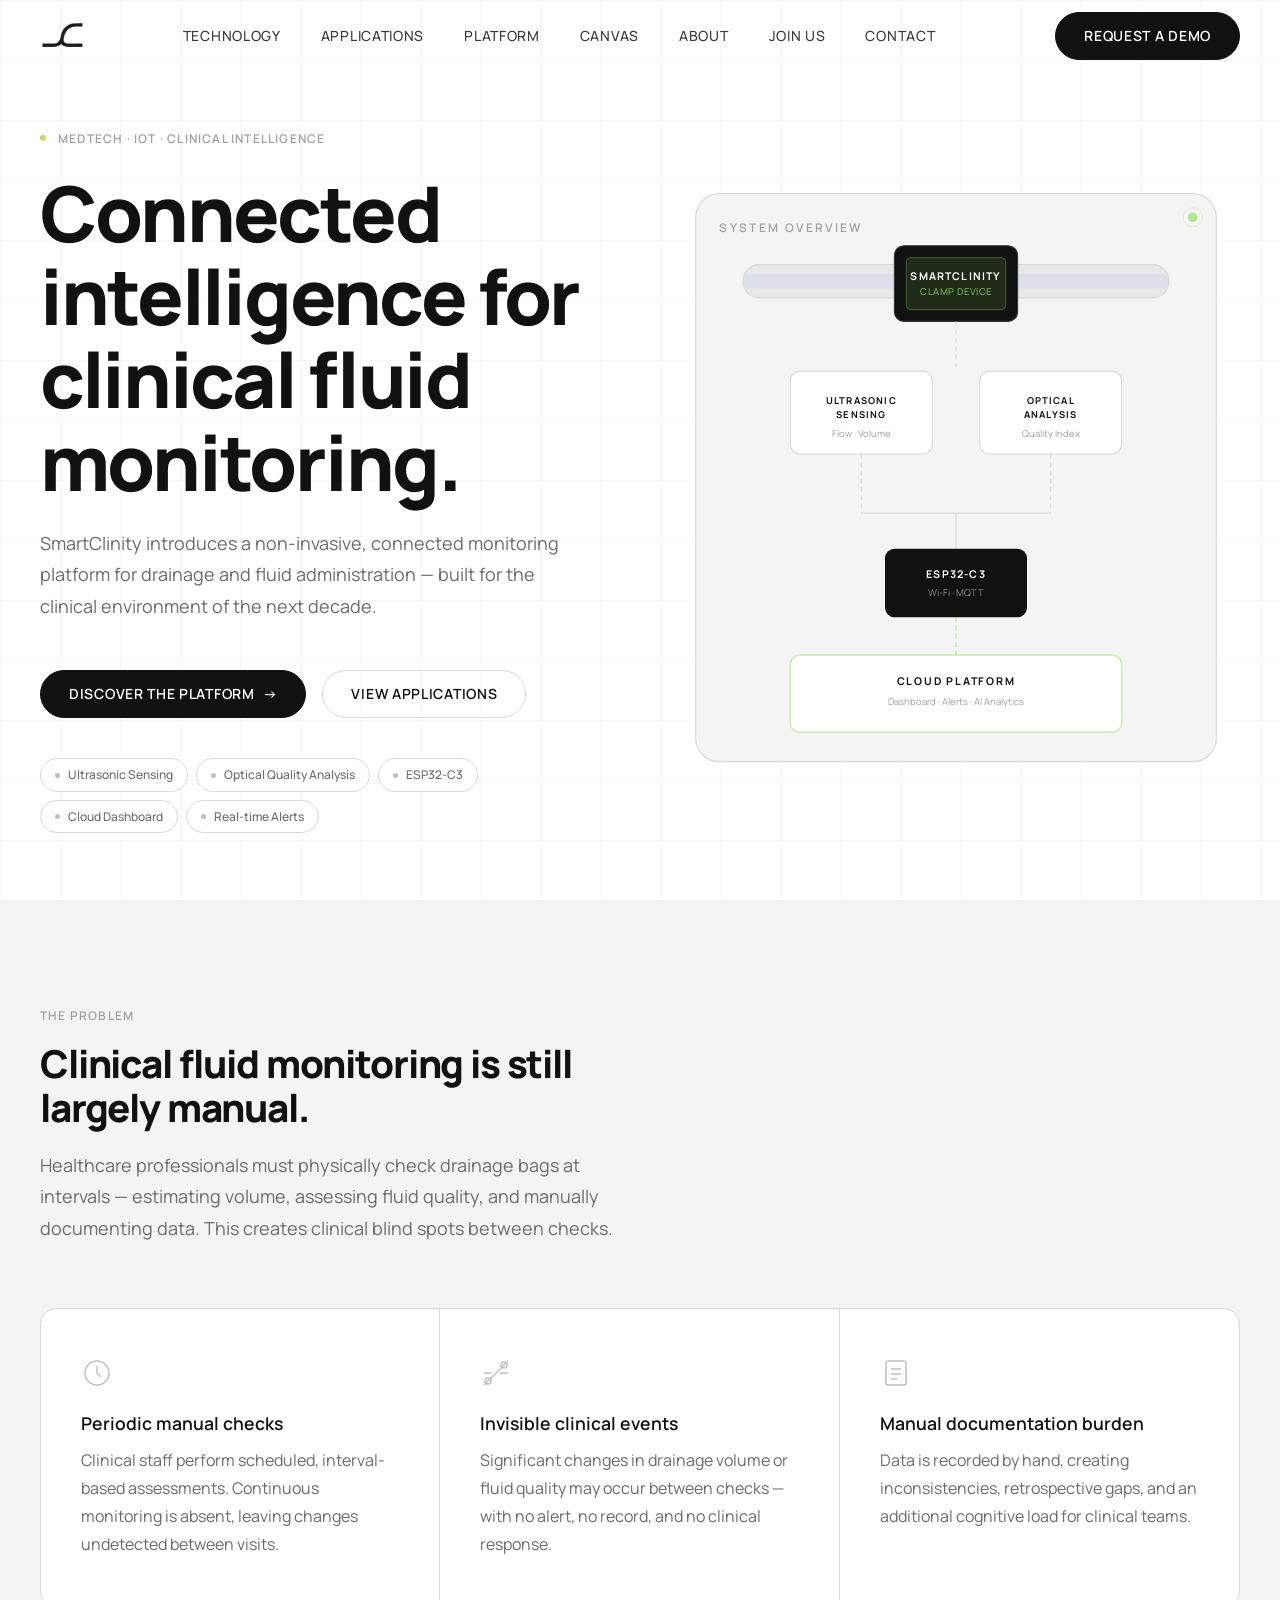
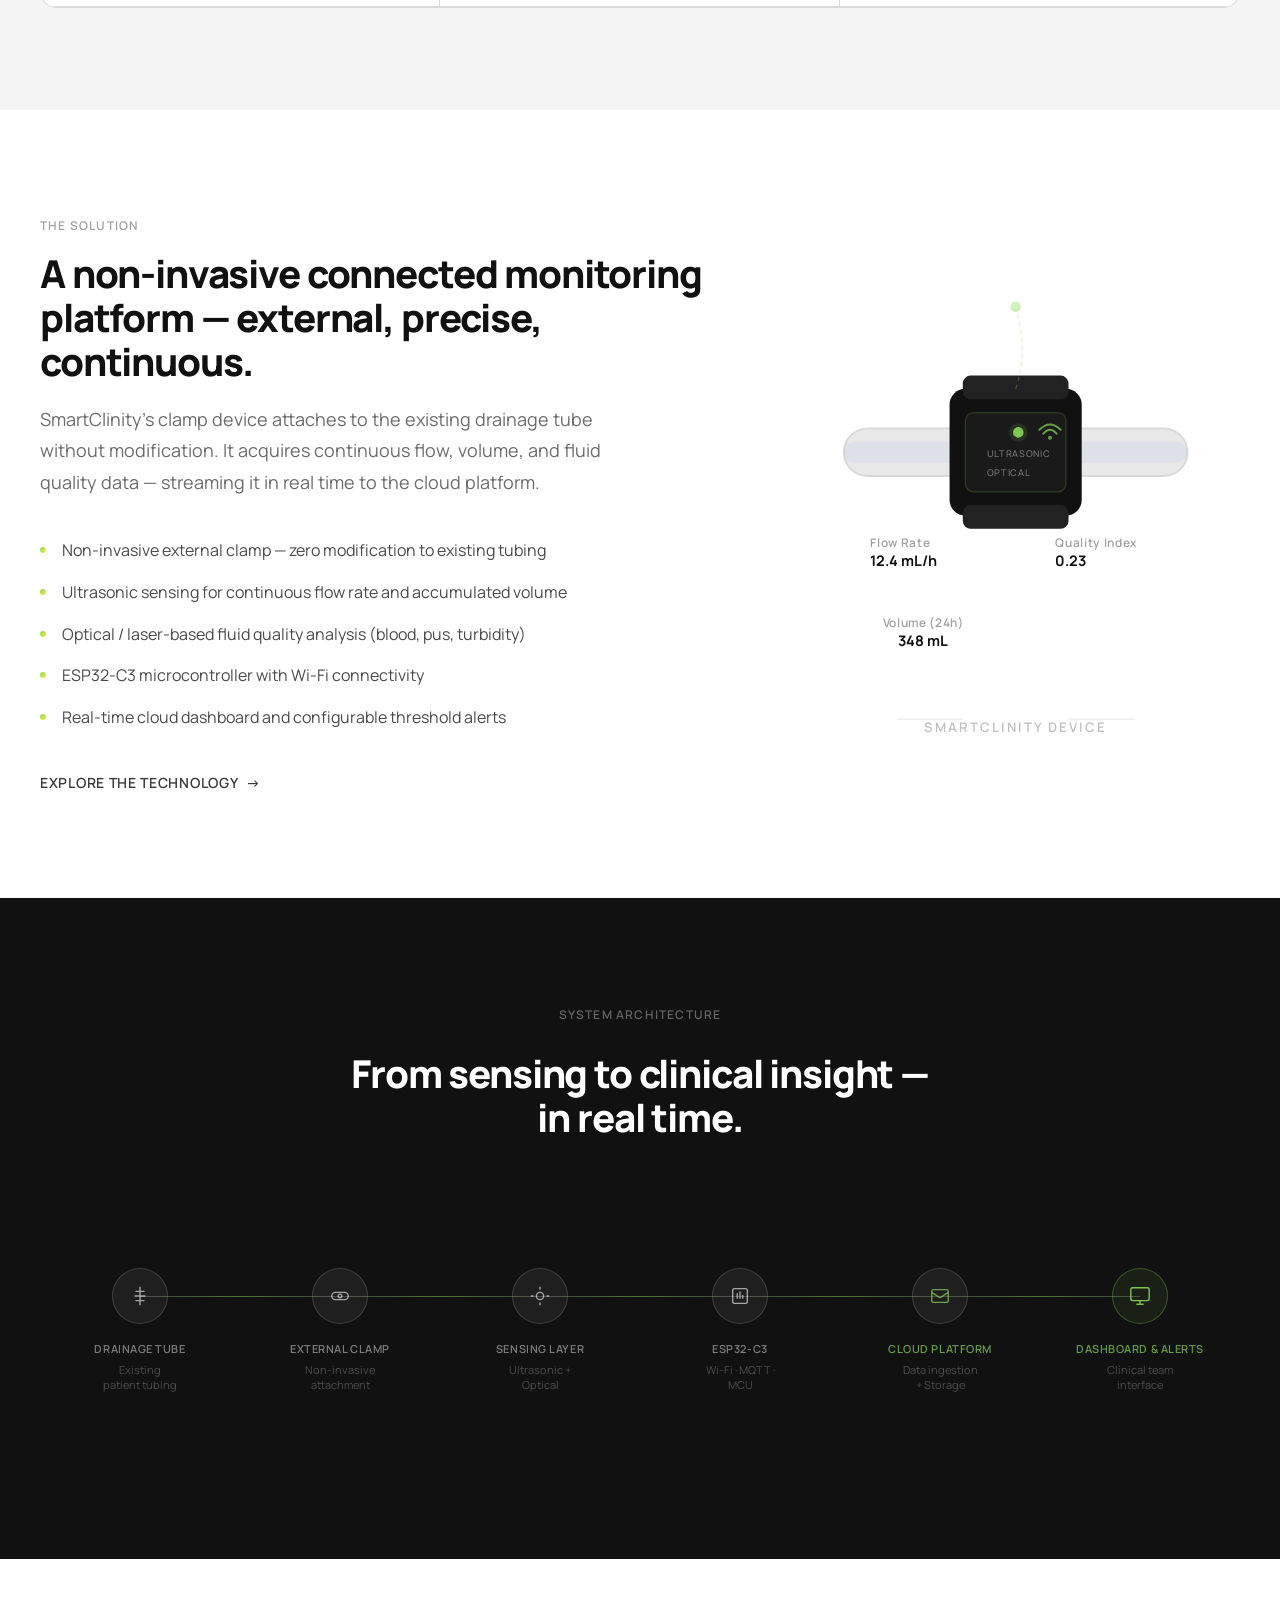
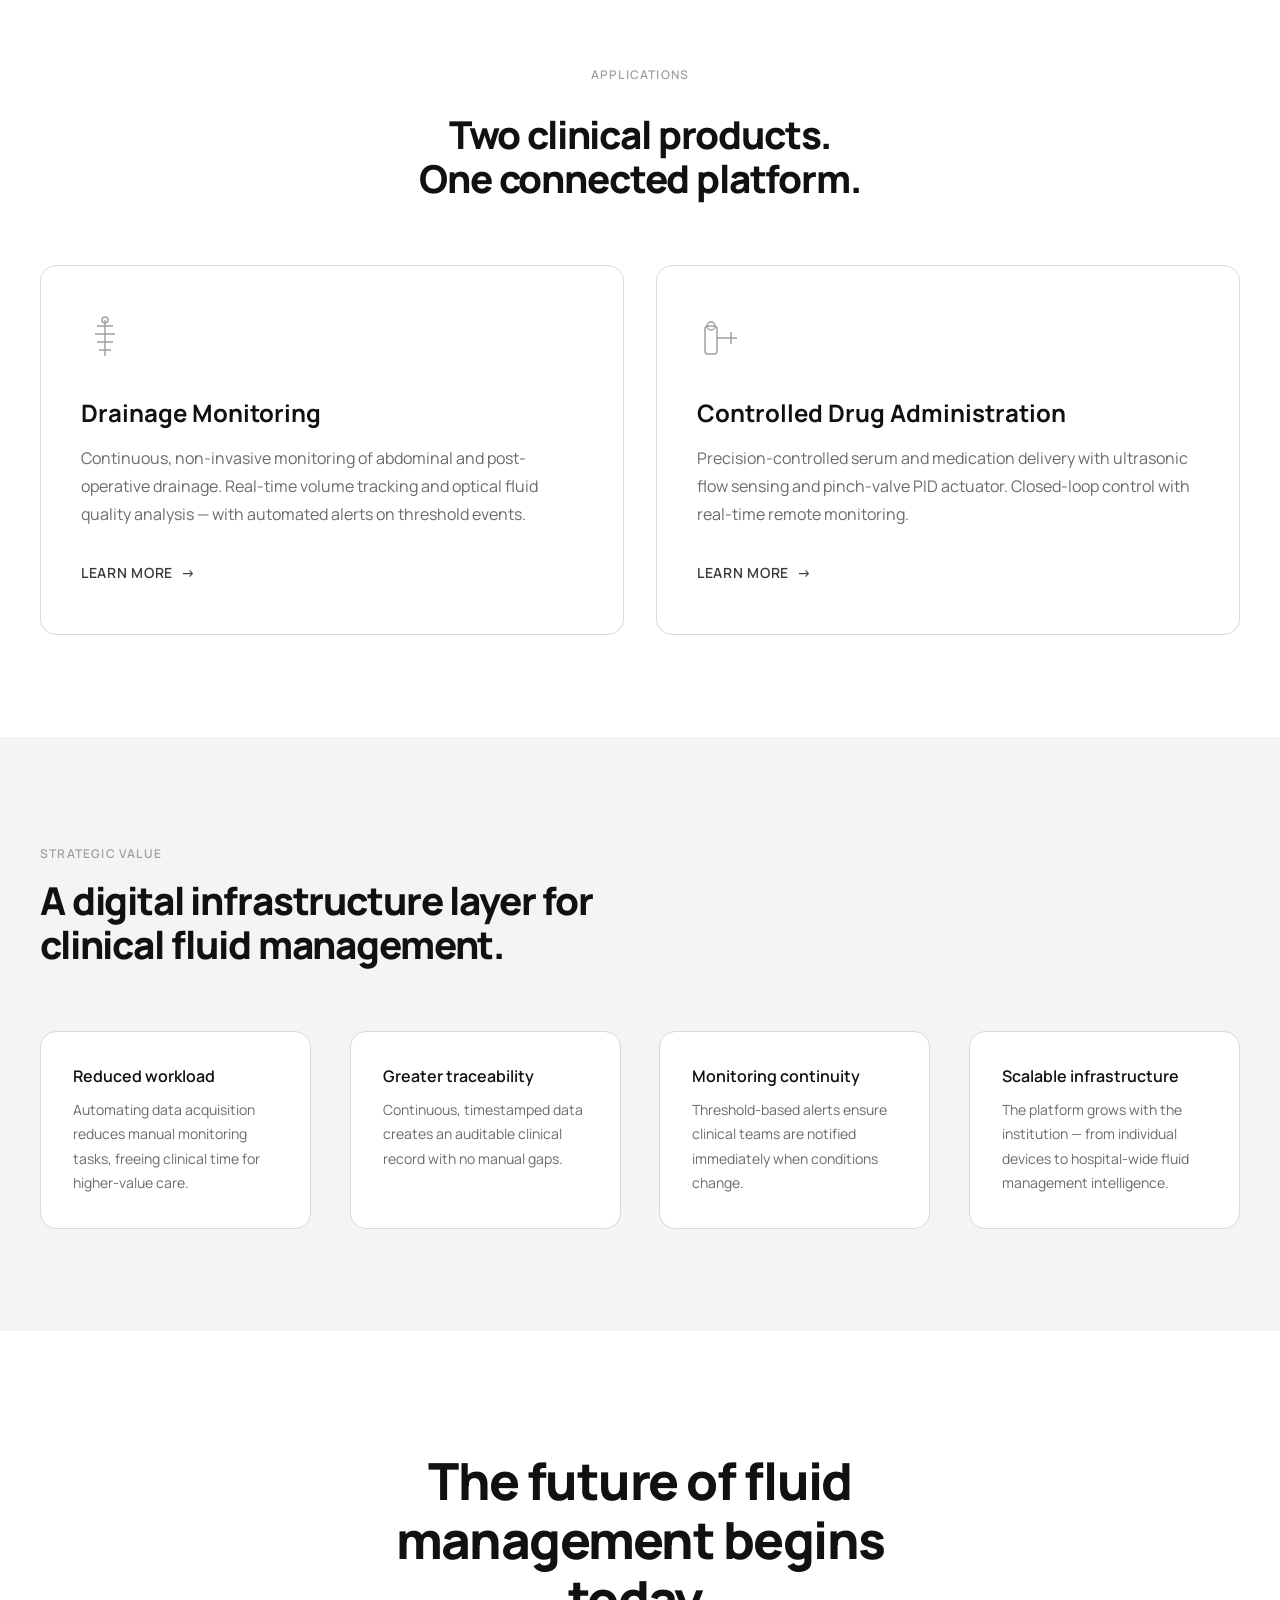
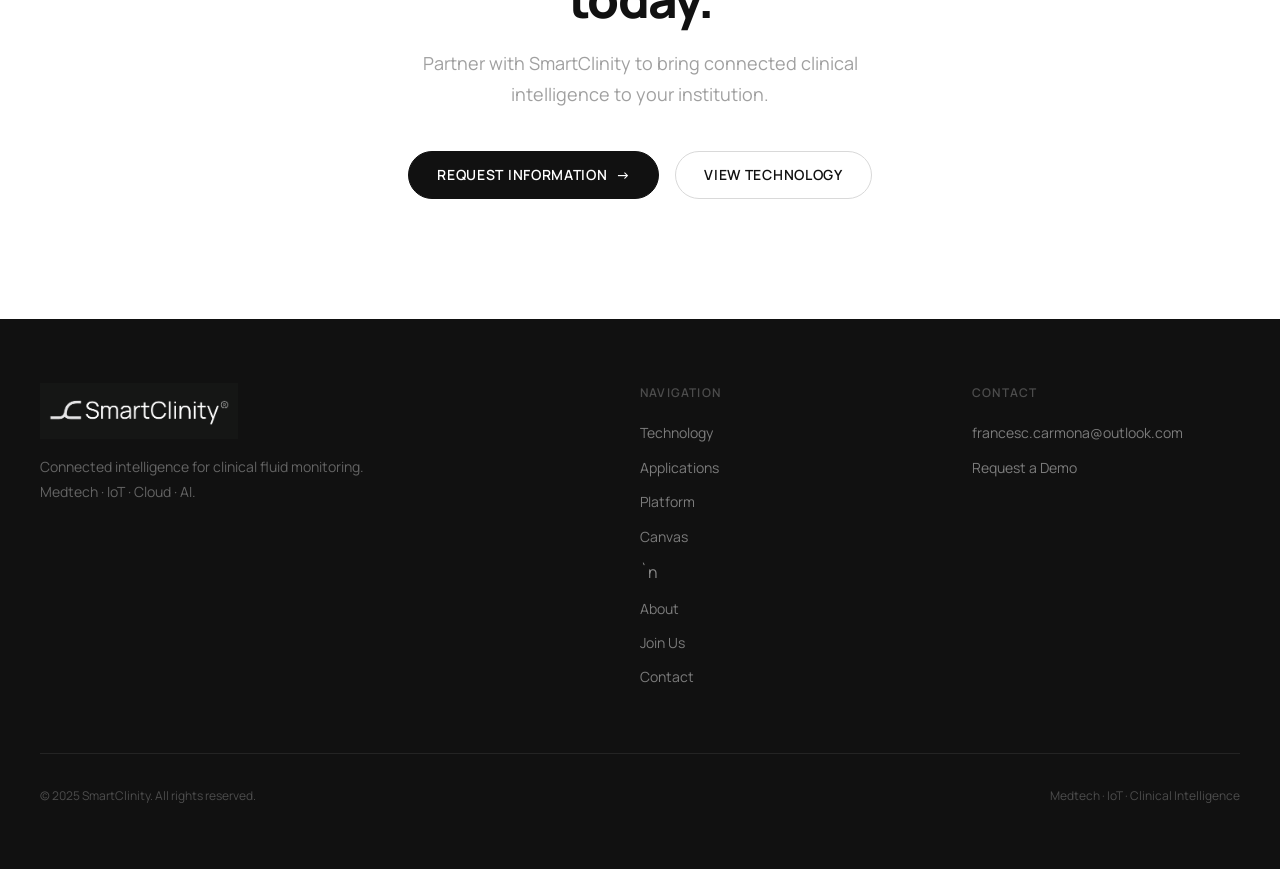
<file: index.html>
<!DOCTYPE html>
<html lang="en">
<head>
  <meta charset="UTF-8" />
  <meta name="viewport" content="width=device-width, initial-scale=1.0" />
  <title>SmartClinity</title>
  <link rel="icon" type="image/png" href="assets/icons/smartclinity-symbol.png" />
  <link rel="shortcut icon" href="assets/icons/smartclinity-symbol.png" />
  <link rel="apple-touch-icon" href="assets/icons/smartclinity-symbol.png" />
  <meta name="application-name" content="SmartClinity" />
  <meta property="og:site_name" content="SmartClinity" />
  <meta name="apple-mobile-web-app-title" content="SmartClinity" />
  <meta name="description" content="SmartClinity is a medtech company combining IoT, automation, and cloud intelligence to transform how clinical fluids are monitored and managed." />
  <link rel="preconnect" href="https://fonts.googleapis.com" />
  <link rel="preconnect" href="https://fonts.gstatic.com" crossorigin />
  <link href="https://fonts.googleapis.com/css2?family=Manrope:wght@300;400;500;600;700;800&display=swap" rel="stylesheet" />
  <link rel="stylesheet" href="css/tokens.css" />
  <link rel="stylesheet" href="css/reset.css" />
  <link rel="stylesheet" href="css/layout.css" />
  <link rel="stylesheet" href="css/animations.css" />
  <link rel="stylesheet" href="css/components.css" />
  <style>
    /* ── Home-specific styles ── */
    .hero-home {
      min-height: 100vh;
      display: grid;
      grid-template-columns: 1fr 1fr;
      align-items: center;
      gap: var(--space-64);
      padding-top: var(--nav-height);
      position: relative;
      overflow: hidden;
    }
    @media (max-width: 900px) {
      .hero-home { grid-template-columns: 1fr; }
      .hero-diagram-col { display: none; }
    }
    .hero-diagram-col {
      display: flex;
      align-items: center;
      justify-content: center;
    }
    .problem-grid {
      display: grid;
      grid-template-columns: repeat(3, 1fr);
    }
    @media (max-width: 900px) {
      .problem-grid { grid-template-columns: 1fr; }
      .problem-stat:not(:last-child) { border-right: none !important; border-bottom: var(--border-thin) !important; }
      .problem-stat:last-child { border-bottom: none !important; }
    }
    /* Problem section */
    .problem-stat {
      padding: var(--space-48) var(--space-40);
      border-bottom: var(--border-thin);
    }
    .problem-stat:not(:last-child) {
      border-right: var(--border-thin);
    }
    .problem-stat__icon {
      width: 32px;
      height: 32px;
      margin-bottom: var(--space-20);
      color: var(--grey-200);
    }
    .problem-stat__title {
      font-size: 1.1rem;
      font-weight: var(--fw-semibold);
      color: var(--grey-900);
      margin-bottom: var(--space-8);
    }
    .problem-stat__body {
      font-size: var(--fs-body);
      color: var(--grey-500);
      line-height: var(--lh-relaxed);
    }
    @media (max-width: 768px) {
      .problem-stat:not(:last-child) { border-right: none; }
      .problem-stat { border-bottom: var(--border-thin); }
    }
    /* Flow diagram */
    .flow-nodes {
      display: flex;
      align-items: flex-start;
      justify-content: center;
      gap: 0;
      position: relative;
      padding: var(--space-64) 0;
    }
    .flow-node {
      display: flex;
      flex-direction: column;
      align-items: center;
      text-align: center;
      flex: 1;
      position: relative;
    }
    .flow-node:not(:last-child)::after {
      content: '';
      position: absolute;
      top: 28px;
      right: -50%;
      width: 100%;
      height: 1px;
      background: linear-gradient(90deg, rgba(255,255,255,0.2), rgba(137,217,87,0.5), rgba(255,255,255,0.2));
      z-index: 0;
    }
    .flow-node__circle {
      width: 56px;
      height: 56px;
      border-radius: 50%;
      border: 1px solid rgba(255,255,255,0.15);
      background: rgba(255,255,255,0.06);
      display: flex;
      align-items: center;
      justify-content: center;
      margin-bottom: var(--space-16);
      position: relative;
      z-index: 1;
      transition: border-color var(--transition-base), background var(--transition-base);
    }
    .flow-node:hover .flow-node__circle {
      border-color: rgba(137,217,87,0.5);
      background: rgba(137,217,87,0.08);
    }
    .flow-node__label {
      font-size: 11px;
      font-weight: var(--fw-semibold);
      text-transform: uppercase;
      letter-spacing: var(--ls-wide);
      color: rgba(255,255,255,0.45);
      margin-bottom: var(--space-4);
    }
    .flow-node__desc {
      font-size: 11px;
      color: rgba(255,255,255,0.25);
      line-height: 1.4;
      max-width: 80px;
    }
    @media (max-width: 640px) {
      .flow-nodes {
        flex-direction: column;
        align-items: center;
        gap: var(--space-32);
      }
      .flow-node { width: 100%; }
      .flow-node:not(:last-child)::after { display: none; }
    }
  </style>
</head>
<body>

<!-- ══════════════════════════════════ NAV ══ -->
<nav class="nav" id="main-nav">
  <div class="container">
    <div class="nav__inner">
      <a href="index.html" class="nav__logo">
        <img src="SímbolSmartClinity_SenseFons.png" alt="SmartClinity" />
      </a>
      <div class="nav__links">
        <a href="technology.html" class="nav__link">Technology</a>
        <a href="applications.html" class="nav__link">Applications</a>
        <a href="platform.html" class="nav__link">Platform</a>
        <a href="canvas.html" class="nav__link">Canvas</a>
        <a href="about.html" class="nav__link">About</a>
        <a href="join-us.html" class="nav__link">Join Us</a>
        <a href="contact.html" class="nav__link">Contact</a>
      </div>
      <div class="nav__cta">
        <a href="contact.html" class="btn btn--primary">Request a Demo</a>
      </div>
      <button class="nav__hamburger" id="hamburger" aria-label="Menu">
        <span></span><span></span><span></span>
      </button>
    </div>
  </div>
</nav>

<!-- Mobile menu -->
<div class="nav__mobile" id="mobile-menu">
  <a href="technology.html" class="nav__link">Technology</a>
  <a href="applications.html" class="nav__link">Applications</a>
  <a href="platform.html" class="nav__link">Platform</a>
  <a href="canvas.html" class="nav__link">Canvas</a>
        <a href="about.html" class="nav__link">About</a>
        <a href="join-us.html" class="nav__link">Join Us</a>
  <a href="contact.html" class="nav__link">Contact</a>
  <a href="contact.html" class="btn btn--primary">Request a Demo</a>
</div>

<!-- ══════════════════════════════════ HERO ══ -->
<section class="section" style="padding:0; min-height:100vh; display:flex; align-items:center; position:relative; overflow:hidden;">
  <div class="hero__bg-grid"></div>
  <div class="container" style="width:100%;">
    <div class="hero-home" style="padding-block: calc(var(--nav-height) + 3rem) 4rem;">

      <!-- Left col -->
      <div>
        <div class="hero__eyebrow reveal">
          <span class="hero__eyebrow-dot"></span>
          <span class="hero__eyebrow-text">Medtech · IoT · Clinical Intelligence</span>
        </div>
        <h1 class="hero__headline reveal reveal-delay-1">
          Connected intelligence for clinical fluid monitoring.
        </h1>
        <p class="hero__sub reveal reveal-delay-2">
          SmartClinity introduces a non-invasive, connected monitoring platform for drainage and fluid administration — built for the clinical environment of the next decade.
        </p>
        <div class="hero__actions reveal reveal-delay-3">
          <a href="technology.html" class="btn btn--primary">
            Discover the Platform <span class="btn__arrow">→</span>
          </a>
          <a href="applications.html" class="btn btn--ghost">View Applications</a>
        </div>

        <!-- Tech pills -->
        <div style="display:flex; flex-wrap:wrap; gap: var(--space-8); margin-top: var(--space-40);" class="reveal reveal-delay-4">
          <span class="tech-pill"><span class="tech-pill__dot"></span>Ultrasonic Sensing</span>
          <span class="tech-pill"><span class="tech-pill__dot"></span>Optical Quality Analysis</span>
          <span class="tech-pill"><span class="tech-pill__dot"></span>ESP32-C3</span>
          <span class="tech-pill"><span class="tech-pill__dot"></span>Cloud Dashboard</span>
          <span class="tech-pill"><span class="tech-pill__dot"></span>Real-time Alerts</span>
        </div>
      </div>

      <!-- Right col: system diagram -->
      <div class="hero-diagram-col reveal-scale reveal-delay-2">
        <svg viewBox="0 0 480 520" fill="none" xmlns="http://www.w3.org/2000/svg" style="max-width:630px; width:100%;">
          <!-- Background card -->
          <rect x="20" y="20" width="440" height="480" rx="20" fill="#f4f4f4" stroke="#d9d9d9" stroke-width="1"/>

          <!-- Label -->
          <text x="40" y="52" font-family="Manrope, sans-serif" font-size="10" font-weight="600" fill="#a0a0a0" letter-spacing="2">SYSTEM OVERVIEW</text>

          <!-- Tube representation -->
          <rect x="60" y="80" width="360" height="28" rx="14" fill="#e8e8e8" stroke="#d9d9d9" stroke-width="1"/>
          <rect x="60" y="88" width="360" height="12" rx="6" fill="rgba(81,112,255,0.08)"/>
          <text x="240" y="99" font-family="Manrope, sans-serif" font-size="9" font-weight="600" fill="#a0a0a0" text-anchor="middle" letter-spacing="1.5">DRAINAGE TUBE</text>

          <!-- Clamp device -->
          <rect x="188" y="64" width="104" height="64" rx="8" fill="#111111" stroke="#333333" stroke-width="1"/>
          <rect x="198" y="74" width="84" height="44" rx="4" fill="rgba(137,217,87,0.12)" stroke="rgba(137,217,87,0.3)" stroke-width="1"/>
          <text x="240" y="93" font-family="Manrope, sans-serif" font-size="9" font-weight="700" fill="white" text-anchor="middle" letter-spacing="1">SMARTCLINITY</text>
          <text x="240" y="106" font-family="Manrope, sans-serif" font-size="8" font-weight="500" fill="rgba(137,217,87,0.8)" text-anchor="middle" letter-spacing="0.5">CLAMP DEVICE</text>

          <!-- Signal lines down from clamp -->
          <line x1="240" y1="128" x2="240" y2="170" stroke="#d9d9d9" stroke-width="1" stroke-dasharray="4 3"/>

          <!-- Sensing block -->
          <rect x="100" y="170" width="120" height="70" rx="8" fill="white" stroke="#d9d9d9" stroke-width="1"/>
          <text x="160" y="198" font-family="Manrope,sans-serif" font-size="8" font-weight="700" fill="#111" text-anchor="middle" letter-spacing="1">ULTRASONIC</text>
          <text x="160" y="210" font-family="Manrope,sans-serif" font-size="8" font-weight="700" fill="#111" text-anchor="middle" letter-spacing="1">SENSING</text>
          <text x="160" y="226" font-family="Manrope,sans-serif" font-size="8" font-weight="400" fill="#a0a0a0" text-anchor="middle">Flow · Volume</text>

          <rect x="260" y="170" width="120" height="70" rx="8" fill="white" stroke="#d9d9d9" stroke-width="1"/>
          <text x="320" y="198" font-family="Manrope,sans-serif" font-size="8" font-weight="700" fill="#111" text-anchor="middle" letter-spacing="1">OPTICAL</text>
          <text x="320" y="210" font-family="Manrope,sans-serif" font-size="8" font-weight="700" fill="#111" text-anchor="middle" letter-spacing="1">ANALYSIS</text>
          <text x="320" y="226" font-family="Manrope,sans-serif" font-size="8" font-weight="400" fill="#a0a0a0" text-anchor="middle">Quality Index</text>

          <!-- Lines sensor to ESP -->
          <line x1="160" y1="240" x2="160" y2="290" stroke="#d9d9d9" stroke-width="1" stroke-dasharray="4 3"/>
          <line x1="320" y1="240" x2="320" y2="290" stroke="#d9d9d9" stroke-width="1" stroke-dasharray="4 3"/>
          <line x1="160" y1="290" x2="320" y2="290" stroke="#d9d9d9" stroke-width="1"/>
          <line x1="240" y1="290" x2="240" y2="320" stroke="#d9d9d9" stroke-width="1"/>

          <!-- ESP32 -->
          <rect x="180" y="320" width="120" height="58" rx="8" fill="#111111"/>
          <text x="240" y="345" font-family="Manrope,sans-serif" font-size="9" font-weight="700" fill="white" text-anchor="middle" letter-spacing="1">ESP32-C3</text>
          <text x="240" y="360" font-family="Manrope,sans-serif" font-size="8" font-weight="400" fill="rgba(255,255,255,0.5)" text-anchor="middle">Wi-Fi · MQTT</text>

          <!-- Line to cloud -->
          <line x1="240" y1="378" x2="240" y2="410" stroke="rgba(137,217,87,0.4)" stroke-width="1.5" stroke-dasharray="4 3"/>

          <!-- Cloud / Dashboard -->
          <rect x="100" y="410" width="280" height="65" rx="8" fill="white" stroke="rgba(137,217,87,0.4)" stroke-width="1.5"/>
          <text x="240" y="435" font-family="Manrope,sans-serif" font-size="9" font-weight="700" fill="#111" text-anchor="middle" letter-spacing="1.5">CLOUD PLATFORM</text>
          <text x="240" y="452" font-family="Manrope,sans-serif" font-size="8" font-weight="400" fill="#a0a0a0" text-anchor="middle">Dashboard · Alerts · AI Analytics</text>

          <!-- Accent dot top right -->
          <circle cx="440" cy="40" r="4" fill="#89d957" opacity="0.6"/>
          <circle cx="440" cy="40" r="8" stroke="#89d957" stroke-width="1" opacity="0.2"/>
        </svg>
      </div>

    </div>
  </div>
</section>

<!-- ══════════════════════════════════ PROBLEM ══ -->
<section class="section section--grey" id="problem">
  <div class="container">
    <div class="section-header reveal">
      <span class="section-label">The Problem</span>
      <h2 style="font-size: var(--fs-h2); font-weight: var(--fw-extrabold); letter-spacing: var(--ls-tight); color: var(--grey-900); max-width:22ch;">
        Clinical fluid monitoring is still largely manual.
      </h2>
      <p class="lead" style="color:var(--grey-500); max-width:54ch;">
        Healthcare professionals must physically check drainage bags at intervals — estimating volume, assessing fluid quality, and manually documenting data. This creates clinical blind spots between checks.
      </p>
    </div>

    <div style="border: var(--border-thin); border-radius: var(--radius-lg); overflow:hidden; background:var(--white);">
      <div class="problem-grid">

        <div class="problem-stat reveal">
          <div class="problem-stat__icon">
            <svg viewBox="0 0 32 32" fill="none" stroke="currentColor" stroke-width="1.5">
              <circle cx="16" cy="16" r="12"/>
              <polyline points="16,9 16,16 20,20"/>
            </svg>
          </div>
          <div class="problem-stat__title">Periodic manual checks</div>
          <div class="problem-stat__body">
            Clinical staff perform scheduled, interval-based assessments. Continuous monitoring is absent, leaving changes undetected between visits.
          </div>
        </div>

        <div class="problem-stat reveal reveal-delay-1">
          <div class="problem-stat__icon">
            <svg viewBox="0 0 32 32" fill="none" stroke="currentColor" stroke-width="1.5">
              <path d="M4 28L28 4"/><circle cx="8" cy="24" r="3"/><circle cx="24" cy="8" r="3"/>
              <path d="M4 16h8M20 16h8"/>
            </svg>
          </div>
          <div class="problem-stat__title">Invisible clinical events</div>
          <div class="problem-stat__body">
            Significant changes in drainage volume or fluid quality may occur between checks — with no alert, no record, and no clinical response.
          </div>
        </div>

        <div class="problem-stat reveal reveal-delay-2">
          <div class="problem-stat__icon">
            <svg viewBox="0 0 32 32" fill="none" stroke="currentColor" stroke-width="1.5">
              <rect x="6" y="4" width="20" height="24" rx="2"/>
              <line x1="11" y1="12" x2="21" y2="12"/>
              <line x1="11" y1="17" x2="21" y2="17"/>
              <line x1="11" y1="22" x2="17" y2="22"/>
            </svg>
          </div>
          <div class="problem-stat__title">Manual documentation burden</div>
          <div class="problem-stat__body">
            Data is recorded by hand, creating inconsistencies, retrospective gaps, and an additional cognitive load for clinical teams.
          </div>
        </div>

      </div>
    </div>
  </div>
</section>

<!-- ══════════════════════════════════ SOLUTION ══ -->
<section class="section" id="solution">
  <div class="container">
    <div class="split split--60-40">

      <div>
        <span class="section-label reveal">The Solution</span>
        <h2 style="font-size: var(--fs-h2); font-weight: var(--fw-extrabold); letter-spacing:var(--ls-tight); color:var(--grey-900); margin-bottom:var(--space-20); line-height:1.15;" class="reveal reveal-delay-1">
          A non-invasive connected monitoring platform — external, precise, continuous.
        </h2>
        <p style="font-size:var(--fs-body-lg); color:var(--grey-500); line-height:var(--lh-relaxed); margin-bottom:var(--space-40); max-width:52ch;" class="reveal reveal-delay-2">
          SmartClinity's clamp device attaches to the existing drainage tube without modification. It acquires continuous flow, volume, and fluid quality data — streaming it in real time to the cloud platform.
        </p>
        <div class="feature-list reveal reveal-delay-3">
          <div class="feature-item"><span class="feature-item__dot"></span>Non-invasive external clamp — zero modification to existing tubing</div>
          <div class="feature-item"><span class="feature-item__dot"></span>Ultrasonic sensing for continuous flow rate and accumulated volume</div>
          <div class="feature-item"><span class="feature-item__dot"></span>Optical / laser-based fluid quality analysis (blood, pus, turbidity)</div>
          <div class="feature-item"><span class="feature-item__dot"></span>ESP32-C3 microcontroller with Wi-Fi connectivity</div>
          <div class="feature-item"><span class="feature-item__dot"></span>Real-time cloud dashboard and configurable threshold alerts</div>
        </div>
        <div style="margin-top: var(--space-40);" class="reveal reveal-delay-4">
          <a href="technology.html" class="link-arrow">Explore the technology <span class="arrow">→</span></a>
        </div>
      </div>

      <!-- Right: device concept illustration -->
      <div class="reveal-scale reveal-delay-2" style="display:flex;align-items:center;justify-content:center;">
        <svg viewBox="0 0 340 420" fill="none" xmlns="http://www.w3.org/2000/svg" style="max-width:510px;width:100%; margin-bottom: 20px;">
          <!-- Tube -->
          <rect x="40" y="160" width="260" height="36" rx="18" fill="#e8e8e8" stroke="#d9d9d9" stroke-width="1.5"/>
          <rect x="40" y="170" width="260" height="16" rx="8" fill="rgba(81,112,255,0.06)"/>

          <!-- Clamp body -->
          <rect x="120" y="130" width="100" height="96" rx="12" fill="#111111"/>

          <!-- Clamp arms top/bottom -->
          <rect x="130" y="120" width="80" height="18" rx="6" fill="#222222"/>
          <rect x="130" y="218" width="80" height="18" rx="6" fill="#222222"/>

          <!-- Device face -->
          <rect x="132" y="148" width="76" height="60" rx="6" fill="#1a1a1a" stroke="rgba(137,217,87,0.2)" stroke-width="1"/>

          <!-- LED indicator -->
          <circle cx="172" cy="163" r="4" fill="#89d957" opacity="0.9"/>
          <circle cx="172" cy="163" r="7" fill="#89d957" opacity="0.12"/>

          <!-- Sensor icons on device -->
          <text x="148" y="182" font-family="Manrope,sans-serif" font-size="7" fill="rgba(255,255,255,0.4)" font-weight="500" letter-spacing="0.5">ULTRASONIC</text>
          <text x="148" y="196" font-family="Manrope,sans-serif" font-size="7" fill="rgba(255,255,255,0.4)" font-weight="500" letter-spacing="0.5">OPTICAL</text>

          <!-- Wi-Fi symbol (top-right of device face, clear of text) -->
          <g transform="translate(196,161)">
            <path d="M-8 0 Q0 -8 8 0" stroke="rgba(137,217,87,0.7)" stroke-width="1.5" fill="none" stroke-linecap="round"/>
            <path d="M-5 3 Q0 -3 5 3" stroke="rgba(137,217,87,0.7)" stroke-width="1.5" fill="none" stroke-linecap="round"/>
            <circle cx="0" cy="6" r="1.5" fill="rgba(137,217,87,0.7)"/>
          </g>

          <!-- Signal wave up -->
          <path d="M170 130 Q180 100 170 70" stroke="rgba(137,217,87,0.3)" stroke-width="1" stroke-dasharray="3 3"/>
          <circle cx="170" cy="68" r="4" fill="rgba(137,217,87,0.4)"/>

          <!-- Data labels -->
          <text x="60" y="250" font-family="Manrope,sans-serif" font-size="9" fill="#a0a0a0" font-weight="600" letter-spacing="0.5">Flow Rate</text>
          <text x="60" y="264" font-family="Manrope,sans-serif" font-size="11" fill="#111" font-weight="700">12.4 mL/h</text>

          <text x="200" y="250" font-family="Manrope,sans-serif" font-size="9" fill="#a0a0a0" font-weight="600" letter-spacing="0.5">Quality Index</text>
          <text x="200" y="264" font-family="Manrope,sans-serif" font-size="11" fill="#111" font-weight="700">0.23</text>

          <text x="100" y="310" font-family="Manrope,sans-serif" font-size="9" fill="#a0a0a0" font-weight="600" letter-spacing="0.5" text-anchor="middle">Volume (24h)</text>
          <text x="100" y="325" font-family="Manrope,sans-serif" font-size="11" fill="#111" font-weight="700" text-anchor="middle">348 mL</text>

          <!-- Label -->
          <text x="170" y="390" font-family="Manrope,sans-serif" font-size="10" fill="#c0c0c0" font-weight="600" text-anchor="middle" letter-spacing="1.5">SMARTCLINITY DEVICE</text>
          <line x1="80" y1="380" x2="130" y2="380" stroke="#d9d9d9" stroke-width="0.5"/>
          <line x1="210" y1="380" x2="260" y2="380" stroke="#d9d9d9" stroke-width="0.5"/>
        </svg>
      </div>

    </div>
  </div>
</section>

<!-- ══════════════════════════════════ HOW IT WORKS ══ -->
<section class="section section--dark" id="how-it-works">
  <div class="container">
    <div class="section-header--center" style="max-width:600px; margin-inline:auto; text-align:center; margin-bottom:var(--space-64);">
      <span class="section-label reveal">System Architecture</span>
      <h2 style="font-size:var(--fs-h2); font-weight:var(--fw-extrabold); letter-spacing:var(--ls-tight); color:var(--white); line-height:1.15; margin-top:var(--space-12);" class="reveal reveal-delay-1">
        From sensing to clinical insight — in real time.
      </h2>
    </div>

    <div class="flow-nodes reveal">
      <div class="flow-node">
        <div class="flow-node__circle">
          <svg width="22" height="22" viewBox="0 0 24 24" fill="none" stroke="rgba(255,255,255,0.6)" stroke-width="1.5">
            <path d="M12 2L12 22M7 7h10M6 12h12M7 17h10"/>
          </svg>
        </div>
        <div class="flow-node__label">Drainage Tube</div>
        <div class="flow-node__desc">Existing patient tubing</div>
      </div>
      <div class="flow-node">
        <div class="flow-node__circle">
          <svg width="22" height="22" viewBox="0 0 24 24" fill="none" stroke="rgba(255,255,255,0.6)" stroke-width="1.5">
            <rect x="3" y="8" width="18" height="8" rx="4"/>
            <circle cx="12" cy="12" r="2"/>
          </svg>
        </div>
        <div class="flow-node__label">External Clamp</div>
        <div class="flow-node__desc">Non-invasive attachment</div>
      </div>
      <div class="flow-node">
        <div class="flow-node__circle">
          <svg width="22" height="22" viewBox="0 0 24 24" fill="none" stroke="rgba(255,255,255,0.6)" stroke-width="1.5">
            <circle cx="12" cy="12" r="4"/>
            <path d="M12 2v3M12 19v3M2 12h3M19 12h3"/>
          </svg>
        </div>
        <div class="flow-node__label">Sensing Layer</div>
        <div class="flow-node__desc">Ultrasonic + Optical</div>
      </div>
      <div class="flow-node">
        <div class="flow-node__circle">
          <svg width="22" height="22" viewBox="0 0 24 24" fill="none" stroke="rgba(255,255,255,0.6)" stroke-width="1.5">
            <rect x="4" y="4" width="16" height="16" rx="2"/>
            <line x1="9" y1="9" x2="9" y2="15"/>
            <line x1="12" y1="7" x2="12" y2="15"/>
            <line x1="15" y1="11" x2="15" y2="15"/>
          </svg>
        </div>
        <div class="flow-node__label">ESP32-C3</div>
        <div class="flow-node__desc">Wi-Fi · MQTT · MCU</div>
      </div>
      <div class="flow-node">
        <div class="flow-node__circle">
          <svg width="22" height="22" viewBox="0 0 24 24" fill="none" stroke="rgba(137,217,87,0.7)" stroke-width="1.5">
            <path d="M3 8l7.89 5.26a2 2 0 002.22 0L21 8M5 19h14a2 2 0 002-2V7a2 2 0 00-2-2H5a2 2 0 00-2 2v10a2 2 0 002 2z"/>
          </svg>
        </div>
        <div class="flow-node__label" style="color:rgba(137,217,87,0.7);">Cloud Platform</div>
        <div class="flow-node__desc">Data ingestion + Storage</div>
      </div>
      <div class="flow-node">
        <div class="flow-node__circle" style="border-color:rgba(137,217,87,0.3); background:rgba(137,217,87,0.08);">
          <svg width="22" height="22" viewBox="0 0 24 24" fill="none" stroke="rgba(137,217,87,0.9)" stroke-width="1.5">
            <rect x="2" y="3" width="20" height="14" rx="2"/>
            <line x1="8" y1="21" x2="16" y2="21"/>
            <line x1="12" y1="17" x2="12" y2="21"/>
          </svg>
        </div>
        <div class="flow-node__label" style="color:rgba(137,217,87,0.7);">Dashboard & Alerts</div>
        <div class="flow-node__desc">Clinical team interface</div>
      </div>
    </div>
  </div>
</section>

<!-- ══════════════════════════════════ APPLICATIONS PREVIEW ══ -->
<section class="section" id="applications">
  <div class="container">
    <div class="section-header--center reveal">
      <span class="section-label">Applications</span>
      <h2 style="font-size:var(--fs-h2); font-weight:var(--fw-extrabold); letter-spacing:var(--ls-tight); color:var(--grey-900); margin-top:var(--space-12);">
        Two clinical products.<br/>One connected platform.
      </h2>
    </div>

    <div class="grid-2" style="gap: var(--space-32);">

      <!-- Drainage -->
      <div class="app-card reveal">
        <svg class="app-card__icon" viewBox="0 0 48 48" fill="none" stroke="#a0a0a0" stroke-width="1.5">
          <path d="M24 6v36M16 12h16M14 20h20M16 28h16M18 36h12"/>
          <circle cx="24" cy="6" r="3"/>
        </svg>
        <div class="app-card__title">Drainage Monitoring</div>
        <div class="app-card__desc">
          Continuous, non-invasive monitoring of abdominal and post-operative drainage. Real-time volume tracking and optical fluid quality analysis — with automated alerts on threshold events.
        </div>
        <a href="applications.html#drainage" class="link-arrow">Learn more <span class="arrow">→</span></a>
      </div>

      <!-- Drug admin -->
      <div class="app-card reveal reveal-delay-1">
        <svg class="app-card__icon" viewBox="0 0 48 48" fill="none" stroke="#a0a0a0" stroke-width="1.5">
          <rect x="8" y="12" width="12" height="28" rx="3"/>
          <path d="M20 24h20M34 18v12"/>
          <circle cx="14" cy="12" r="4"/>
        </svg>
        <div class="app-card__title">Controlled Drug Administration</div>
        <div class="app-card__desc">
          Precision-controlled serum and medication delivery with ultrasonic flow sensing and pinch-valve PID actuator. Closed-loop control with real-time remote monitoring.
        </div>
        <a href="applications.html#admin" class="link-arrow">Learn more <span class="arrow">→</span></a>
      </div>

    </div>
  </div>
</section>

<!-- ══════════════════════════════════ STRATEGIC VALUE ══ -->
<section class="section section--grey" id="value">
  <div class="container">
    <div class="section-header reveal">
      <span class="section-label">Strategic Value</span>
      <h2 style="font-size:var(--fs-h2); font-weight:var(--fw-extrabold); letter-spacing:var(--ls-tight); color:var(--grey-900); max-width:22ch; line-height:1.15;">
        A digital infrastructure layer for clinical fluid management.
      </h2>
    </div>
    <div class="grid-4">
      <div class="value-item reveal">
        <div class="value-item__title">Reduced workload</div>
        <div class="value-item__desc">Automating data acquisition reduces manual monitoring tasks, freeing clinical time for higher-value care.</div>
      </div>
      <div class="value-item reveal reveal-delay-1">
        <div class="value-item__title">Greater traceability</div>
        <div class="value-item__desc">Continuous, timestamped data creates an auditable clinical record with no manual gaps.</div>
      </div>
      <div class="value-item reveal reveal-delay-2">
        <div class="value-item__title">Monitoring continuity</div>
        <div class="value-item__desc">Threshold-based alerts ensure clinical teams are notified immediately when conditions change.</div>
      </div>
      <div class="value-item reveal reveal-delay-3">
        <div class="value-item__title">Scalable infrastructure</div>
        <div class="value-item__desc">The platform grows with the institution — from individual devices to hospital-wide fluid management intelligence.</div>
      </div>
    </div>
  </div>
</section>

<!-- ══════════════════════════════════ CTA ══ -->
<section class="cta-section reveal">
  <div class="container">
    <h2 class="cta-section__headline">The future of fluid management begins today.</h2>
    <p class="cta-section__sub">Partner with SmartClinity to bring connected clinical intelligence to your institution.</p>
    <div class="cta-section__actions">
      <a href="contact.html" class="btn btn--primary">Request Information <span class="btn__arrow">→</span></a>
      <a href="technology.html" class="btn btn--ghost">View Technology</a>
    </div>
  </div>
</section>

<!-- ══════════════════════════════════ FOOTER ══ -->
<footer class="footer">
  <div class="container">
    <div class="footer__inner">
      <div>
        <div class="footer__logo">
          <img src="LogoSmartClinity.png" alt="SmartClinity" />
        </div>
        <p class="footer__tagline">Connected intelligence for clinical fluid monitoring. Medtech · IoT · Cloud · AI.</p>
      </div>
      <div>
        <div class="footer__col-title">Navigation</div>
        <div class="footer__links">
          <a href="technology.html" class="footer__link">Technology</a>
          <a href="applications.html" class="footer__link">Applications</a>
          <a href="platform.html" class="footer__link">Platform</a>
          <a href="canvas.html" class="footer__link">Canvas</a>`n          <a href="about.html" class="footer__link">About</a>
          <a href="join-us.html" class="footer__link">Join Us</a>
          <a href="contact.html" class="footer__link">Contact</a>
        </div>
      </div>
      <div>
        <div class="footer__col-title">Contact</div>
        <div class="footer__links">
          <a href="mailto:francesc.carmona@outlook.com" class="footer__link">francesc.carmona@outlook.com</a>
          <a href="contact.html" class="footer__link">Request a Demo</a>
        </div>
      </div>
    </div>
    <div class="footer__bottom">
      <span class="footer__copy">© 2025 SmartClinity. All rights reserved.</span>
      <span class="footer__copy">Medtech · IoT · Clinical Intelligence</span>
    </div>
  </div>
</footer>

<script src="js/nav.js"></script>
<script src="js/scroll-reveal.js"></script>
</body>
</html>
</file>
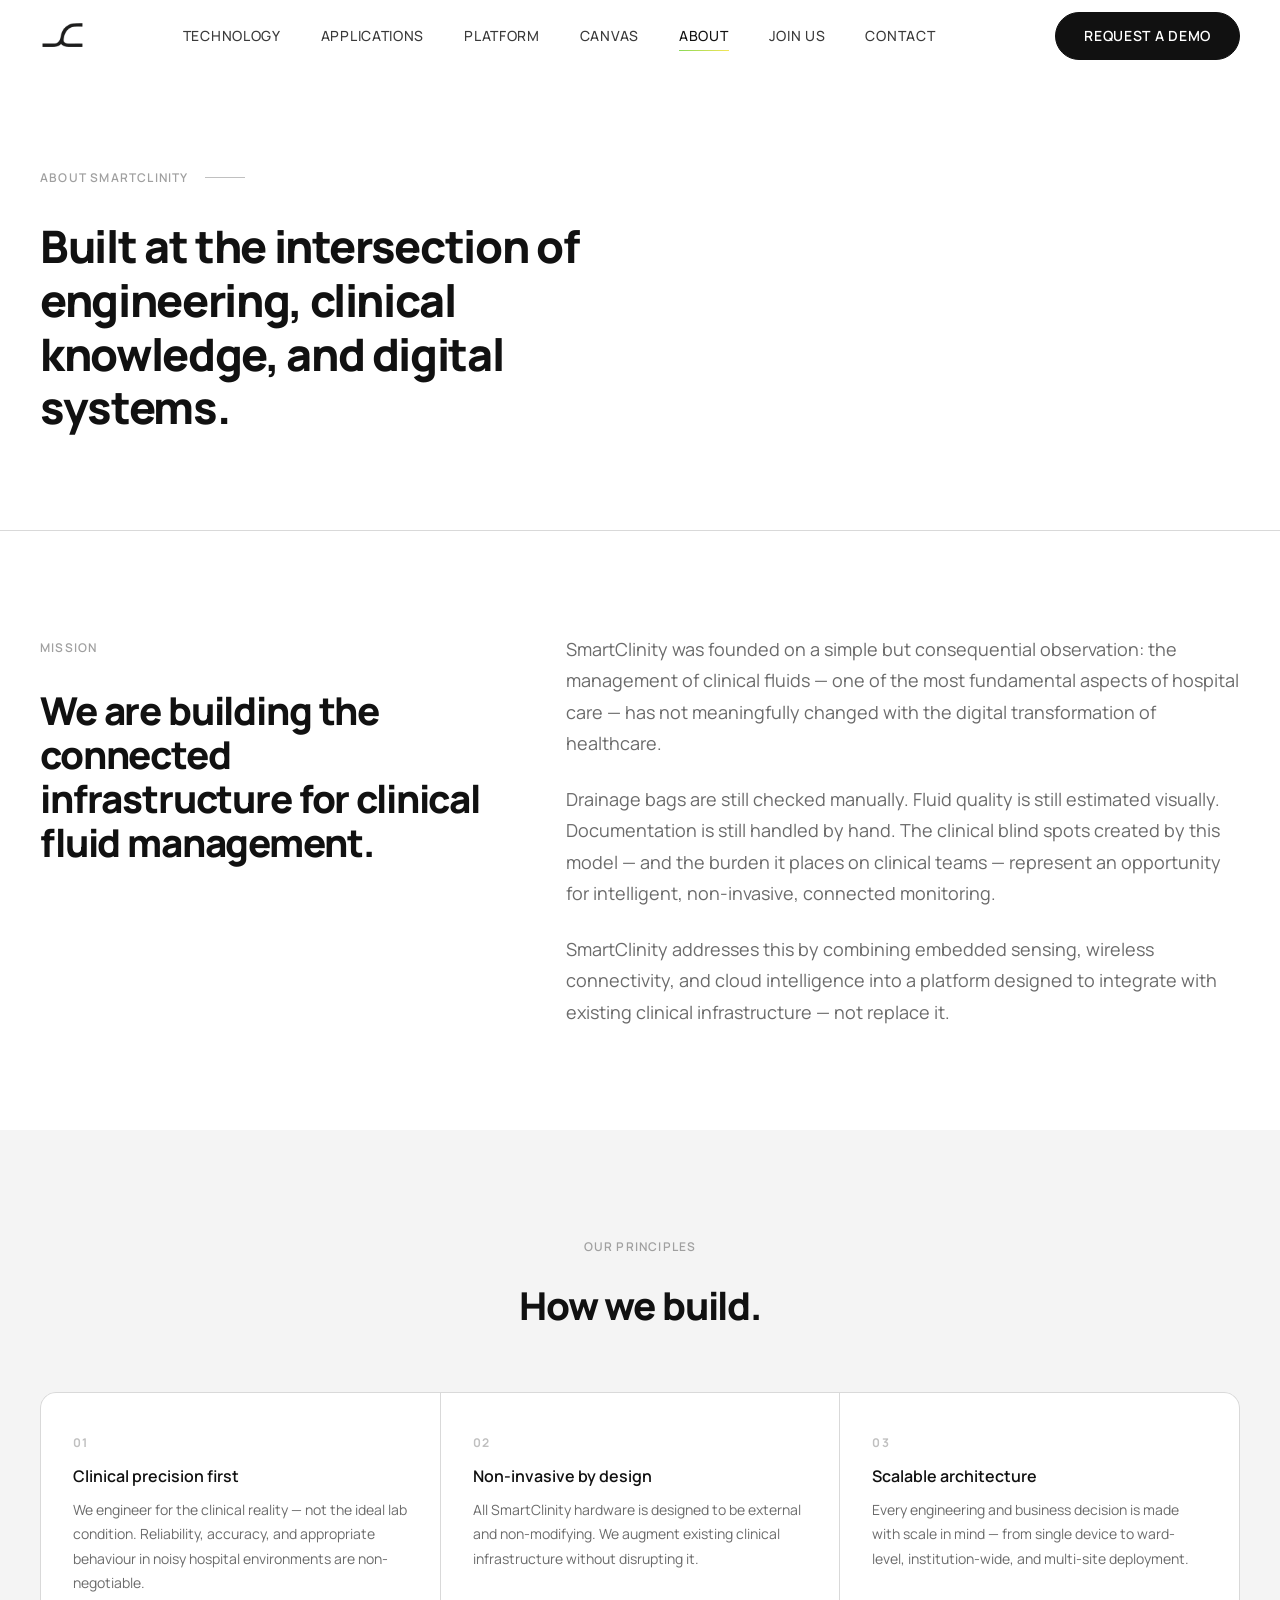
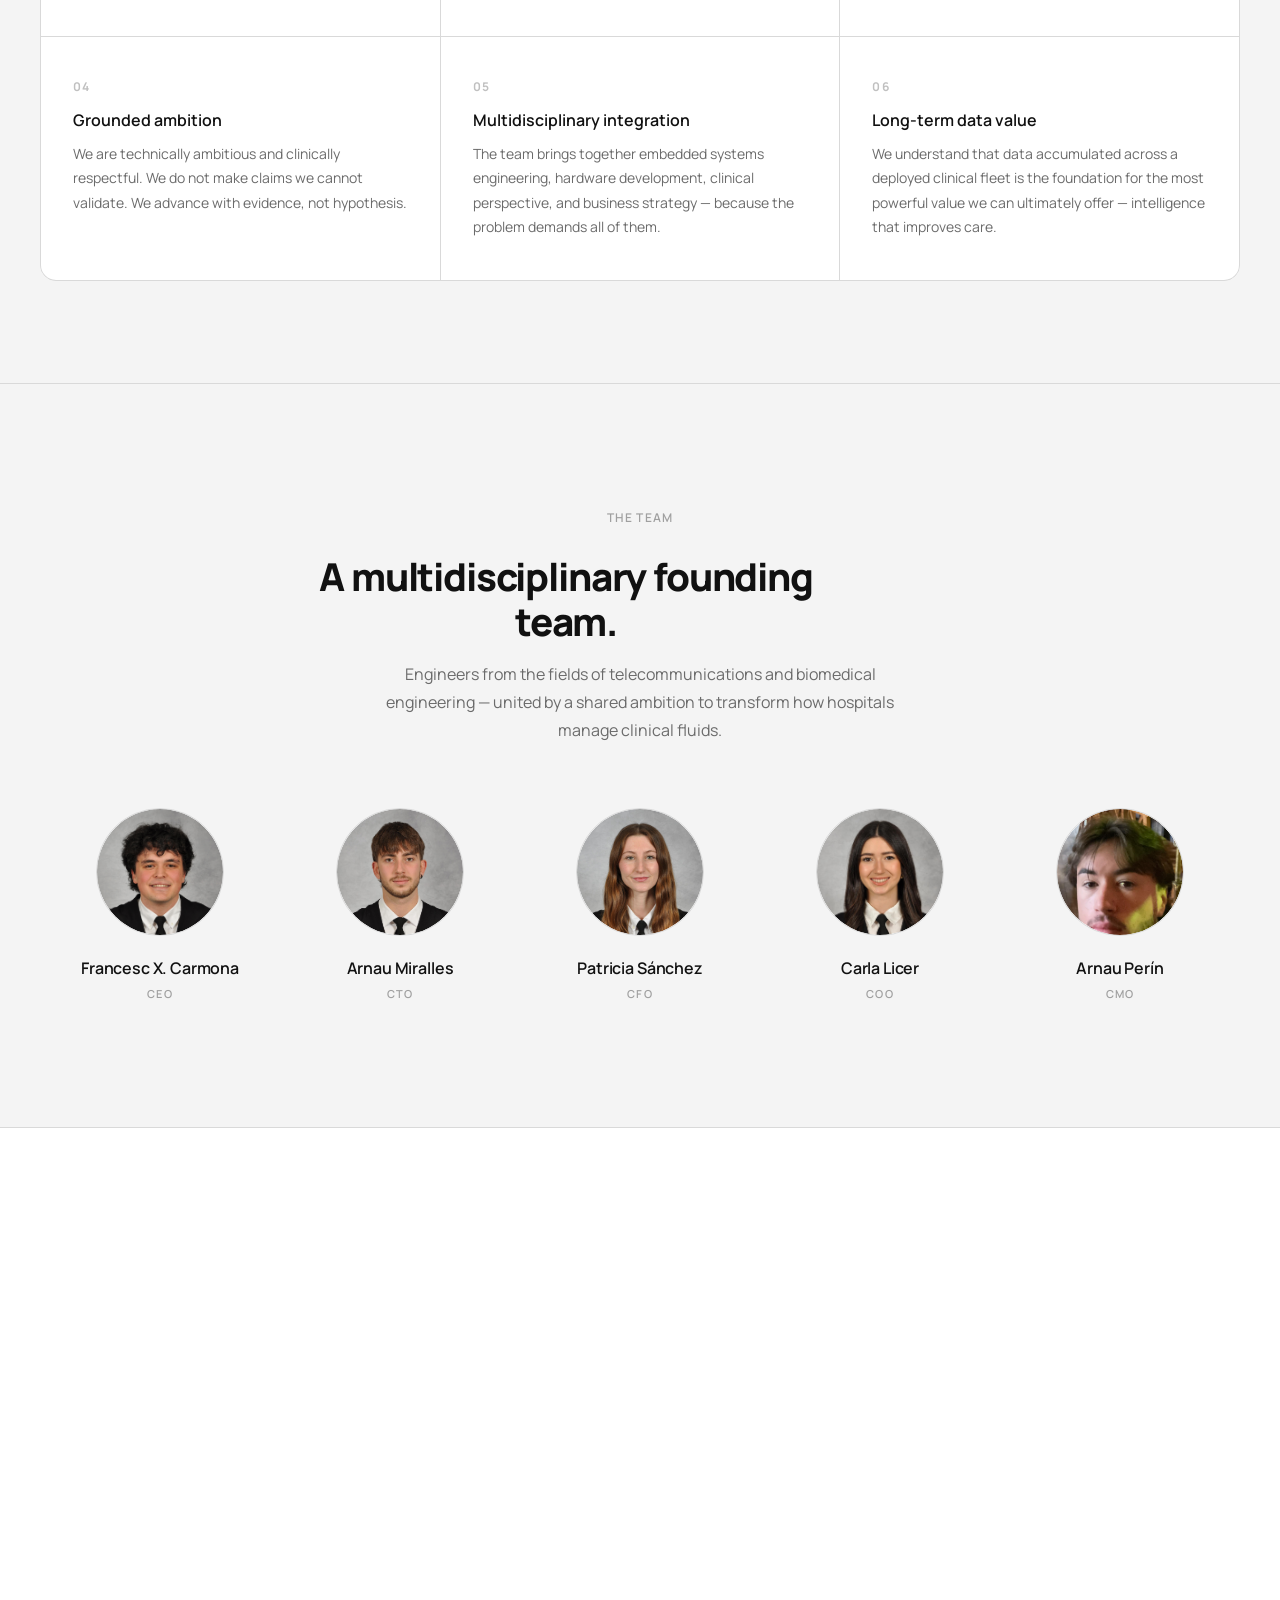
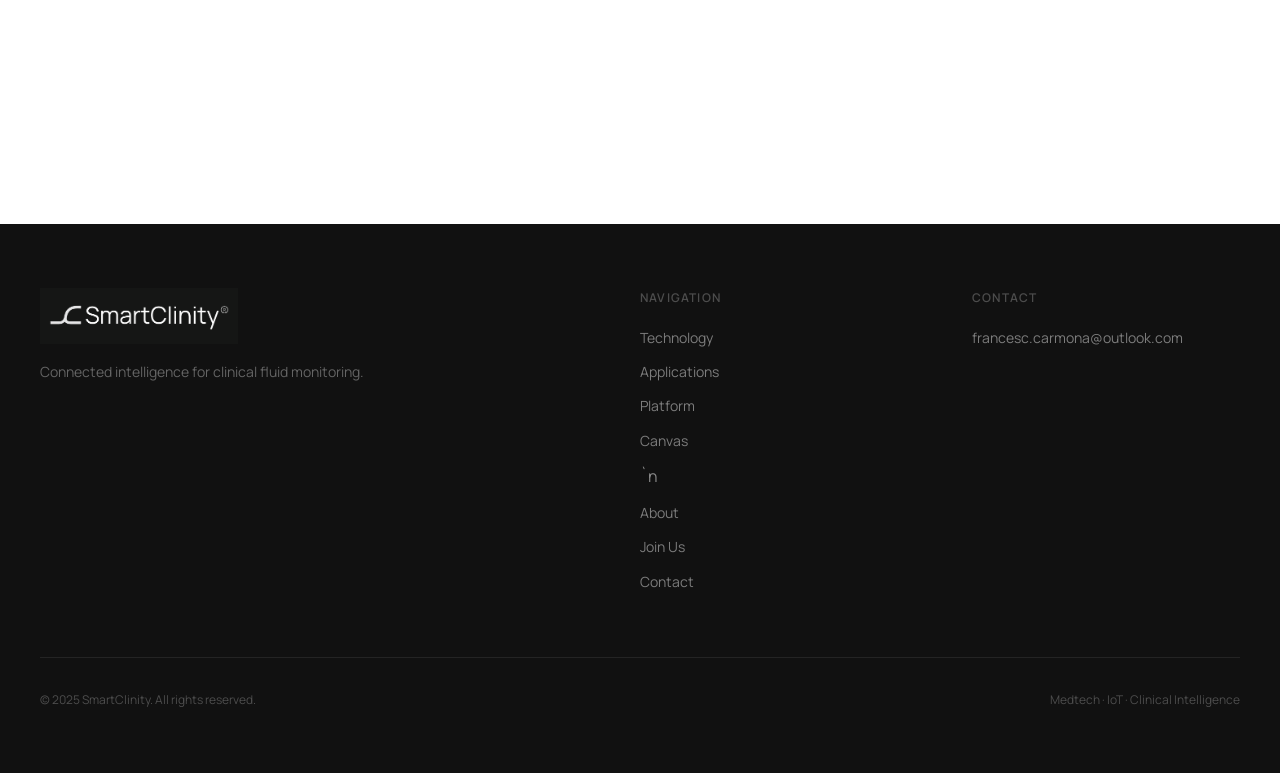
<file: about.html>
<!DOCTYPE html>
<html lang="en">
<head>
  <meta charset="UTF-8" />
  <meta name="viewport" content="width=device-width, initial-scale=1.0" />
  <title>SmartClinity</title>
  <link rel="icon" type="image/png" href="assets/icons/smartclinity-symbol.png" />
  <link rel="shortcut icon" href="assets/icons/smartclinity-symbol.png" />
  <link rel="apple-touch-icon" href="assets/icons/smartclinity-symbol.png" />
  <meta name="application-name" content="SmartClinity" />
  <meta property="og:site_name" content="SmartClinity" />
  <meta name="apple-mobile-web-app-title" content="SmartClinity" />
  <meta name="description" content="Meet the multidisciplinary team behind SmartClinity — engineers, clinical thinkers, and business builders working at the intersection of medtech and intelligent systems." />
  <link rel="preconnect" href="https://fonts.googleapis.com" />
  <link rel="preconnect" href="https://fonts.gstatic.com" crossorigin />
  <link href="https://fonts.googleapis.com/css2?family=Manrope:wght@300;400;500;600;700;800&display=swap" rel="stylesheet" />
  <link rel="stylesheet" href="css/tokens.css" />
  <link rel="stylesheet" href="css/reset.css" />
  <link rel="stylesheet" href="css/layout.css" />
  <link rel="stylesheet" href="css/animations.css" />
  <link rel="stylesheet" href="css/components.css" />
  <style>
    /* Editorial hero */
    .about-hero {
      padding-top: calc(var(--nav-height) + var(--space-96));
      padding-bottom: var(--space-96);
      border-bottom: var(--border-thin);
    }

    .about-hero__overline {
      display: flex;
      align-items: center;
      gap: var(--space-16);
      margin-bottom: var(--space-32);
    }

    .about-hero__line {
      width: 40px;
      height: 1px;
      background: var(--grey-200);
    }

    .about-hero__quote {
      font-size: clamp(1.6rem, 3.5vw, 2.8rem);
      font-weight: var(--fw-extrabold);
      letter-spacing: var(--ls-tight);
      line-height: 1.2;
      color: var(--grey-900);
      max-width: 22ch;
    }

    /* Values grid */
    .values-grid {
      display: grid;
      grid-template-columns: repeat(3, 1fr);
      gap: 1px;
      background: var(--grey-100);
      border: var(--border-thin);
      border-radius: var(--radius-lg);
      overflow: hidden;
    }

    .value-cell {
      background: var(--white);
      padding: var(--space-40) var(--space-32);
    }

    .value-cell__num {
      font-size: var(--fs-label);
      font-weight: var(--fw-bold);
      color: var(--grey-200);
      letter-spacing: var(--ls-wider);
      margin-bottom: var(--space-12);
    }

    .value-cell__title {
      font-size: 1rem;
      font-weight: var(--fw-semibold);
      color: var(--grey-900);
      margin-bottom: var(--space-8);
    }

    .value-cell__desc {
      font-size: var(--fs-small);
      color: var(--grey-500);
      line-height: var(--lh-relaxed);
    }

    @media (max-width: 768px) {
      .values-grid { grid-template-columns: 1fr; }
    }

    /* Team */
    .team-section {
      padding-block: var(--space-120);
      background: var(--grey-50);
      border-top: var(--border-thin);
      border-bottom: var(--border-thin);
    }

    .team-outer-grid {
      display: flex;
      flex-wrap: wrap;
      gap: var(--space-40);
      justify-content: center;
      margin-top: var(--space-64);
    }

    .member-card {
      width: clamp(140px, 40vw, 200px);
      text-align: center;
    }

    .member-avatar {
      width: clamp(96px, 25vw, 128px);
      height: clamp(96px, 25vw, 128px);
      border-radius: 50%;
      background: var(--white);
      border: 1px solid var(--grey-100);
      margin: 0 auto var(--space-20);
      display: flex;
      align-items: center;
      justify-content: center;
      position: relative;
      overflow: hidden;
      transition: border-color var(--transition-slow), box-shadow var(--transition-slow);
    }

    .member-card:hover .member-avatar {
      border-color: rgba(137,217,87,0.4);
      box-shadow: 0 0 0 3px rgba(137,217,87,0.1);
    }

    .member-initials {
      font-size: 1.4rem;
      font-weight: var(--fw-extrabold);
      color: var(--grey-200);
      letter-spacing: -0.02em;
      font-family: 'Manrope', sans-serif;
    }

    .member-name {
      font-size: 1rem;
      font-weight: var(--fw-semibold);
      color: var(--grey-900);
      margin-bottom: var(--space-4);
      letter-spacing: -0.01em;
    }

    .member-label {
      font-size: 11px;
      font-weight: var(--fw-semibold);
      text-transform: uppercase;
      letter-spacing: var(--ls-wider);
      color: var(--grey-300);
      margin-bottom: var(--space-4);
    }

    .member-desc {
      font-size: 11px;
      color: var(--grey-200);
      line-height: 1.4;
    }

    .member-avatar img {
      width: 100%;
      height: 100%;
      object-fit: cover;
      object-position: center top;
      border-radius: 50%;
    }
  </style>
</head>
<body>

<!-- NAV -->
<nav class="nav" id="main-nav">
  <div class="container">
    <div class="nav__inner">
      <a href="index.html" class="nav__logo"><img src="SímbolSmartClinity_SenseFons.png" alt="SmartClinity" /></a>
      <div class="nav__links">
        <a href="technology.html" class="nav__link">Technology</a>
        <a href="applications.html" class="nav__link">Applications</a>
        <a href="platform.html" class="nav__link">Platform</a>
        <a href="canvas.html" class="nav__link">Canvas</a>
        <a href="about.html" class="nav__link active">About</a>
        <a href="join-us.html" class="nav__link">Join Us</a>
        <a href="contact.html" class="nav__link">Contact</a>
      </div>
      <div class="nav__cta"><a href="contact.html" class="btn btn--primary">Request a Demo</a></div>
      <button class="nav__hamburger" id="hamburger"><span></span><span></span><span></span></button>
    </div>
  </div>
</nav>
<div class="nav__mobile" id="mobile-menu">
  <a href="technology.html" class="nav__link">Technology</a>
  <a href="applications.html" class="nav__link">Applications</a>
  <a href="platform.html" class="nav__link">Platform</a>
  <a href="canvas.html" class="nav__link">Canvas</a>
        <a href="about.html" class="nav__link">About</a>
        <a href="join-us.html" class="nav__link">Join Us</a>
  <a href="contact.html" class="nav__link">Contact</a>
  <a href="contact.html" class="btn btn--primary">Request a Demo</a>
</div>

<!-- EDITORIAL HERO -->
<section class="about-hero">
  <div class="container">
    <div class="about-hero__overline reveal">
      <span class="section-label" style="margin-bottom:0;">About SmartClinity</span>
      <span class="about-hero__line"></span>
    </div>
    <h1 class="about-hero__quote reveal reveal-delay-1">
      Built at the intersection of engineering, clinical knowledge, and digital systems.
    </h1>
  </div>
</section>

<!-- MISSION -->
<section class="section" id="mission">
  <div class="container">
    <div class="split split--40-60" style="align-items:flex-start;">
      <div>
        <span class="section-label reveal">Mission</span>
        <h2 style="font-size:var(--fs-h2); font-weight:var(--fw-extrabold); letter-spacing:var(--ls-tight); color:var(--grey-900); margin-block:var(--space-16) var(--space-24); line-height:1.15; max-width:20ch;" class="reveal reveal-delay-1">
          We are building the connected infrastructure for clinical fluid management.
        </h2>
      </div>
      <div>
        <p style="font-size:var(--fs-body-lg); color:var(--grey-500); line-height:var(--lh-relaxed); margin-bottom:var(--space-24);" class="reveal reveal-delay-2">
          SmartClinity was founded on a simple but consequential observation: the management of clinical fluids — one of the most fundamental aspects of hospital care — has not meaningfully changed with the digital transformation of healthcare.
        </p>
        <p style="font-size:var(--fs-body-lg); color:var(--grey-500); line-height:var(--lh-relaxed); margin-bottom:var(--space-24);" class="reveal reveal-delay-3">
          Drainage bags are still checked manually. Fluid quality is still estimated visually. Documentation is still handled by hand. The clinical blind spots created by this model — and the burden it places on clinical teams — represent an opportunity for intelligent, non-invasive, connected monitoring.
        </p>
        <p style="font-size:var(--fs-body-lg); color:var(--grey-500); line-height:var(--lh-relaxed);" class="reveal reveal-delay-4">
          SmartClinity addresses this by combining embedded sensing, wireless connectivity, and cloud intelligence into a platform designed to integrate with existing clinical infrastructure — not replace it.
        </p>
      </div>
    </div>
  </div>
</section>

<!-- VALUES -->
<section class="section section--grey" id="values">
  <div class="container">
    <div class="section-header--center reveal">
      <span class="section-label">Our Principles</span>
      <h2 style="font-size:var(--fs-h2); font-weight:var(--fw-extrabold); letter-spacing:var(--ls-tight); color:var(--grey-900); margin-top:var(--space-12);">
        How we build.
      </h2>
    </div>
    <div class="values-grid reveal">
      <div class="value-cell">
        <div class="value-cell__num">01</div>
        <div class="value-cell__title">Clinical precision first</div>
        <div class="value-cell__desc">We engineer for the clinical reality — not the ideal lab condition. Reliability, accuracy, and appropriate behaviour in noisy hospital environments are non-negotiable.</div>
      </div>
      <div class="value-cell">
        <div class="value-cell__num">02</div>
        <div class="value-cell__title">Non-invasive by design</div>
        <div class="value-cell__desc">All SmartClinity hardware is designed to be external and non-modifying. We augment existing clinical infrastructure without disrupting it.</div>
      </div>
      <div class="value-cell">
        <div class="value-cell__num">03</div>
        <div class="value-cell__title">Scalable architecture</div>
        <div class="value-cell__desc">Every engineering and business decision is made with scale in mind — from single device to ward-level, institution-wide, and multi-site deployment.</div>
      </div>
      <div class="value-cell">
        <div class="value-cell__num">04</div>
        <div class="value-cell__title">Grounded ambition</div>
        <div class="value-cell__desc">We are technically ambitious and clinically respectful. We do not make claims we cannot validate. We advance with evidence, not hypothesis.</div>
      </div>
      <div class="value-cell">
        <div class="value-cell__num">05</div>
        <div class="value-cell__title">Multidisciplinary integration</div>
        <div class="value-cell__desc">The team brings together embedded systems engineering, hardware development, clinical perspective, and business strategy — because the problem demands all of them.</div>
      </div>
      <div class="value-cell">
        <div class="value-cell__num">06</div>
        <div class="value-cell__title">Long-term data value</div>
        <div class="value-cell__desc">We understand that data accumulated across a deployed clinical fleet is the foundation for the most powerful value we can ultimately offer — intelligence that improves care.</div>
      </div>
    </div>
  </div>
</section>

<!-- TEAM -->
<section class="team-section" id="team">
  <div class="container">
    <div class="section-header--center reveal">
      <span class="section-label">The Team</span>
      <h2 style="font-size:var(--fs-h2); font-weight:var(--fw-extrabold); letter-spacing:var(--ls-tight); color:var(--grey-900); margin-top:var(--space-12); max-width:22ch;">
        A multidisciplinary founding team.
      </h2>
      <p class="lead" style="color:var(--grey-500); margin-inline:auto; max-width:52ch; margin-top:var(--space-16);">
        Engineers from the fields of telecommunications and biomedical engineering — united by a shared ambition to transform how hospitals manage clinical fluids.
      </p>
    </div>

    <div class="team-outer-grid">

      <div class="member-card reveal">
        <div class="member-avatar">
          <img src="FrancescXCarmona.jpg" alt="Francesc X. Carmona" />
        </div>
        <div class="member-name">Francesc X. Carmona</div>
        <div class="member-label">CEO</div>
      </div>

      <div class="member-card reveal reveal-delay-1">
        <div class="member-avatar">
          <img src="ArnauMiralles.jpeg" alt="Arnau Miralles" />
        </div>
        <div class="member-name">Arnau Miralles</div>
        <div class="member-label">CTO</div>
      </div>

      <div class="member-card reveal reveal-delay-2">
        <div class="member-avatar">
          <img src="PatriciaSanchez.jpeg" alt="Patricia Sánchez" />
        </div>
        <div class="member-name">Patricia Sánchez</div>
        <div class="member-label">CFO</div>
      </div>

      <div class="member-card reveal reveal-delay-3">
        <div class="member-avatar">
          <img src="CarlaLicer.jpeg" alt="Carla Licer" />
        </div>
        <div class="member-name">Carla Licer</div>
        <div class="member-label">COO</div>
      </div>

      <div class="member-card reveal reveal-delay-4">
        <div class="member-avatar">
          <img src="ArnauPerín.jpeg" alt="Arnau Perín" />
        </div>
        <div class="member-name">Arnau Perín</div>
        <div class="member-label">CMO</div>
      </div>

    </div>
  </div>
</section>

<!-- VISION -->
<section class="section" id="vision">
  <div class="container">
    <div class="split split--40-60" style="align-items: flex-start;">
      <div>
        <span class="section-label reveal">Vision</span>
        <h2 style="font-size:var(--fs-h2); font-weight:var(--fw-extrabold); letter-spacing:var(--ls-tight); color:var(--grey-900); margin-block:var(--space-16) var(--space-24); line-height:1.15; max-width:18ch;" class="reveal reveal-delay-1">
          Where we are going.
        </h2>
      </div>
      <div>
        <p style="font-size:var(--fs-body-lg); color:var(--grey-500); line-height:var(--lh-relaxed); margin-bottom:var(--space-24);" class="reveal reveal-delay-2">
          SmartClinity's long-term ambition is to become the scalable digital infrastructure layer for hospital fluid management — beginning with drainage monitoring and drug administration, and expanding into broader fluid workflows, predictive analytics, and remote care settings.
        </p>
        <p style="font-size:var(--fs-body-lg); color:var(--grey-500); line-height:var(--lh-relaxed); margin-bottom:var(--space-24);" class="reveal reveal-delay-3">
          We envision a future in which every clinical fluid stream in a hospital is monitored continuously, intelligently, and without burdening the teams responsible for delivering care. Where data accumulated across thousands of monitoring episodes enables a quality of clinical insight that manual practice cannot approach.
        </p>
        <p style="font-size:var(--fs-body-lg); color:var(--grey-500); line-height:var(--lh-relaxed);" class="reveal reveal-delay-4">
          We are at the beginning of that journey — and we are building it with the same precision and care that the clinical environment demands.
        </p>
        <div style="margin-top:var(--space-48);" class="reveal reveal-delay-5">
          <a href="contact.html" class="btn btn--primary">Start a Conversation <span class="btn__arrow">→</span></a>
        </div>
      </div>
    </div>
  </div>
</section>

<!-- FOOTER -->
<footer class="footer">
  <div class="container">
    <div class="footer__inner">
      <div>
        <div class="footer__logo"><img src="LogoSmartClinity.png" alt="SmartClinity" /></div>
        <p class="footer__tagline">Connected intelligence for clinical fluid monitoring.</p>
      </div>
      <div>
        <div class="footer__col-title">Navigation</div>
        <div class="footer__links">
          <a href="technology.html" class="footer__link">Technology</a>
          <a href="applications.html" class="footer__link">Applications</a>
          <a href="platform.html" class="footer__link">Platform</a>
          <a href="canvas.html" class="footer__link">Canvas</a>`n          <a href="about.html" class="footer__link">About</a>
          <a href="join-us.html" class="footer__link">Join Us</a>
          <a href="contact.html" class="footer__link">Contact</a>
        </div>
      </div>
      <div>
        <div class="footer__col-title">Contact</div>
        <div class="footer__links">
          <a href="mailto:francesc.carmona@outlook.com" class="footer__link">francesc.carmona@outlook.com</a>
        </div>
      </div>
    </div>
    <div class="footer__bottom">
      <span class="footer__copy">© 2025 SmartClinity. All rights reserved.</span>
      <span class="footer__copy">Medtech · IoT · Clinical Intelligence</span>
    </div>
  </div>
</footer>

<script src="js/nav.js"></script>
<script src="js/scroll-reveal.js"></script>
</body>
</html>
</file>
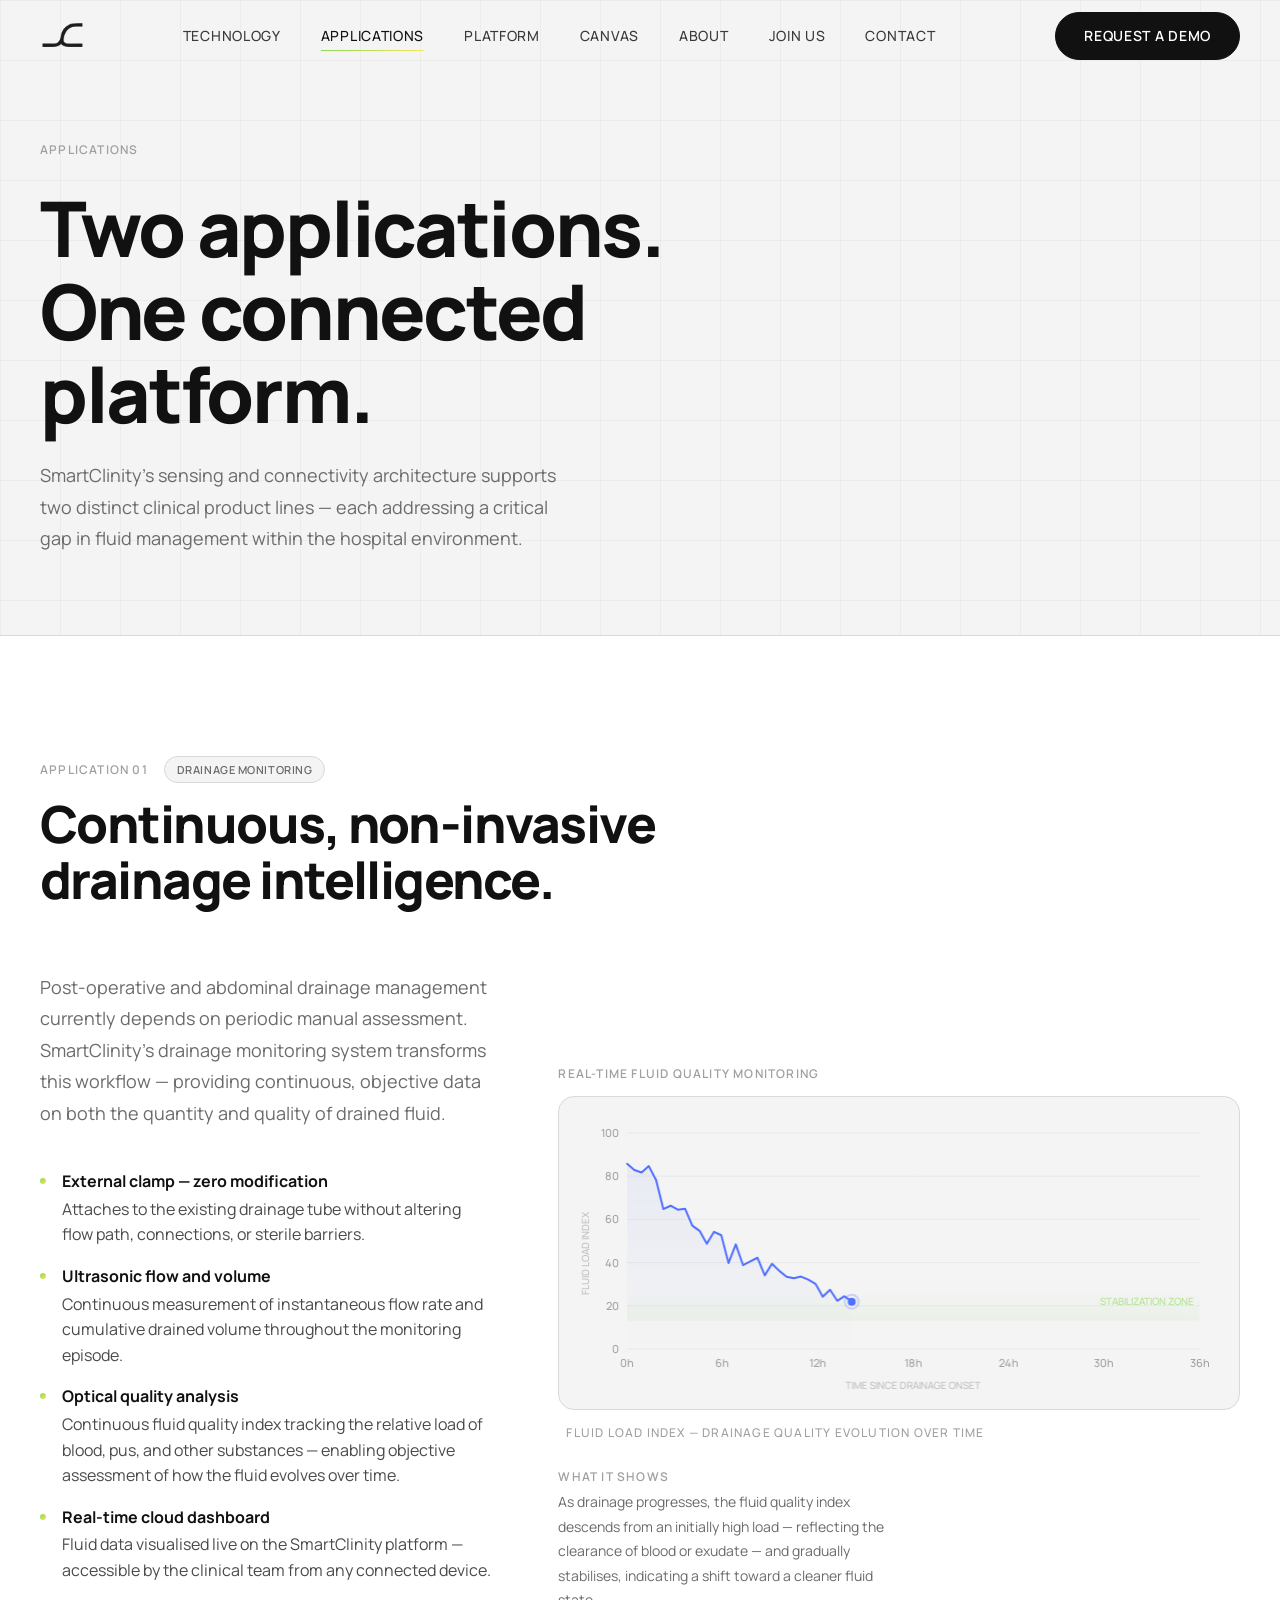
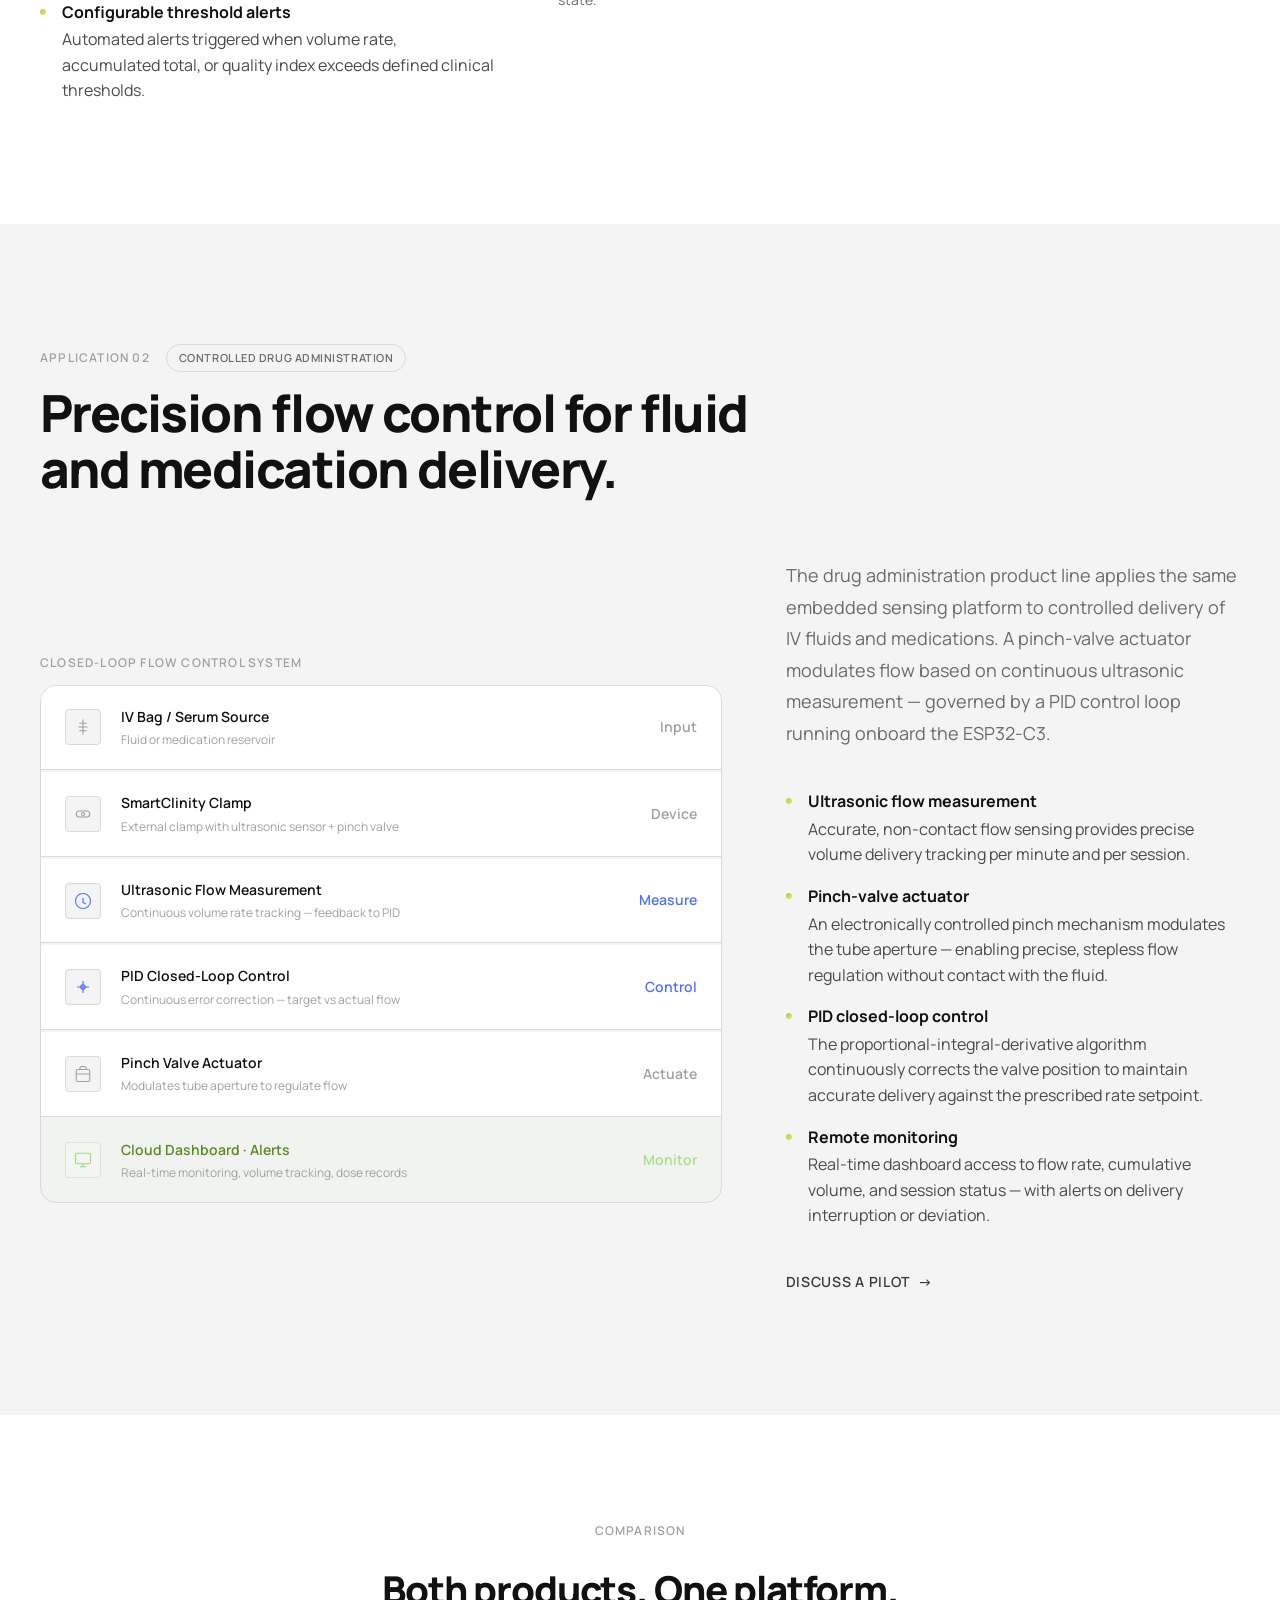
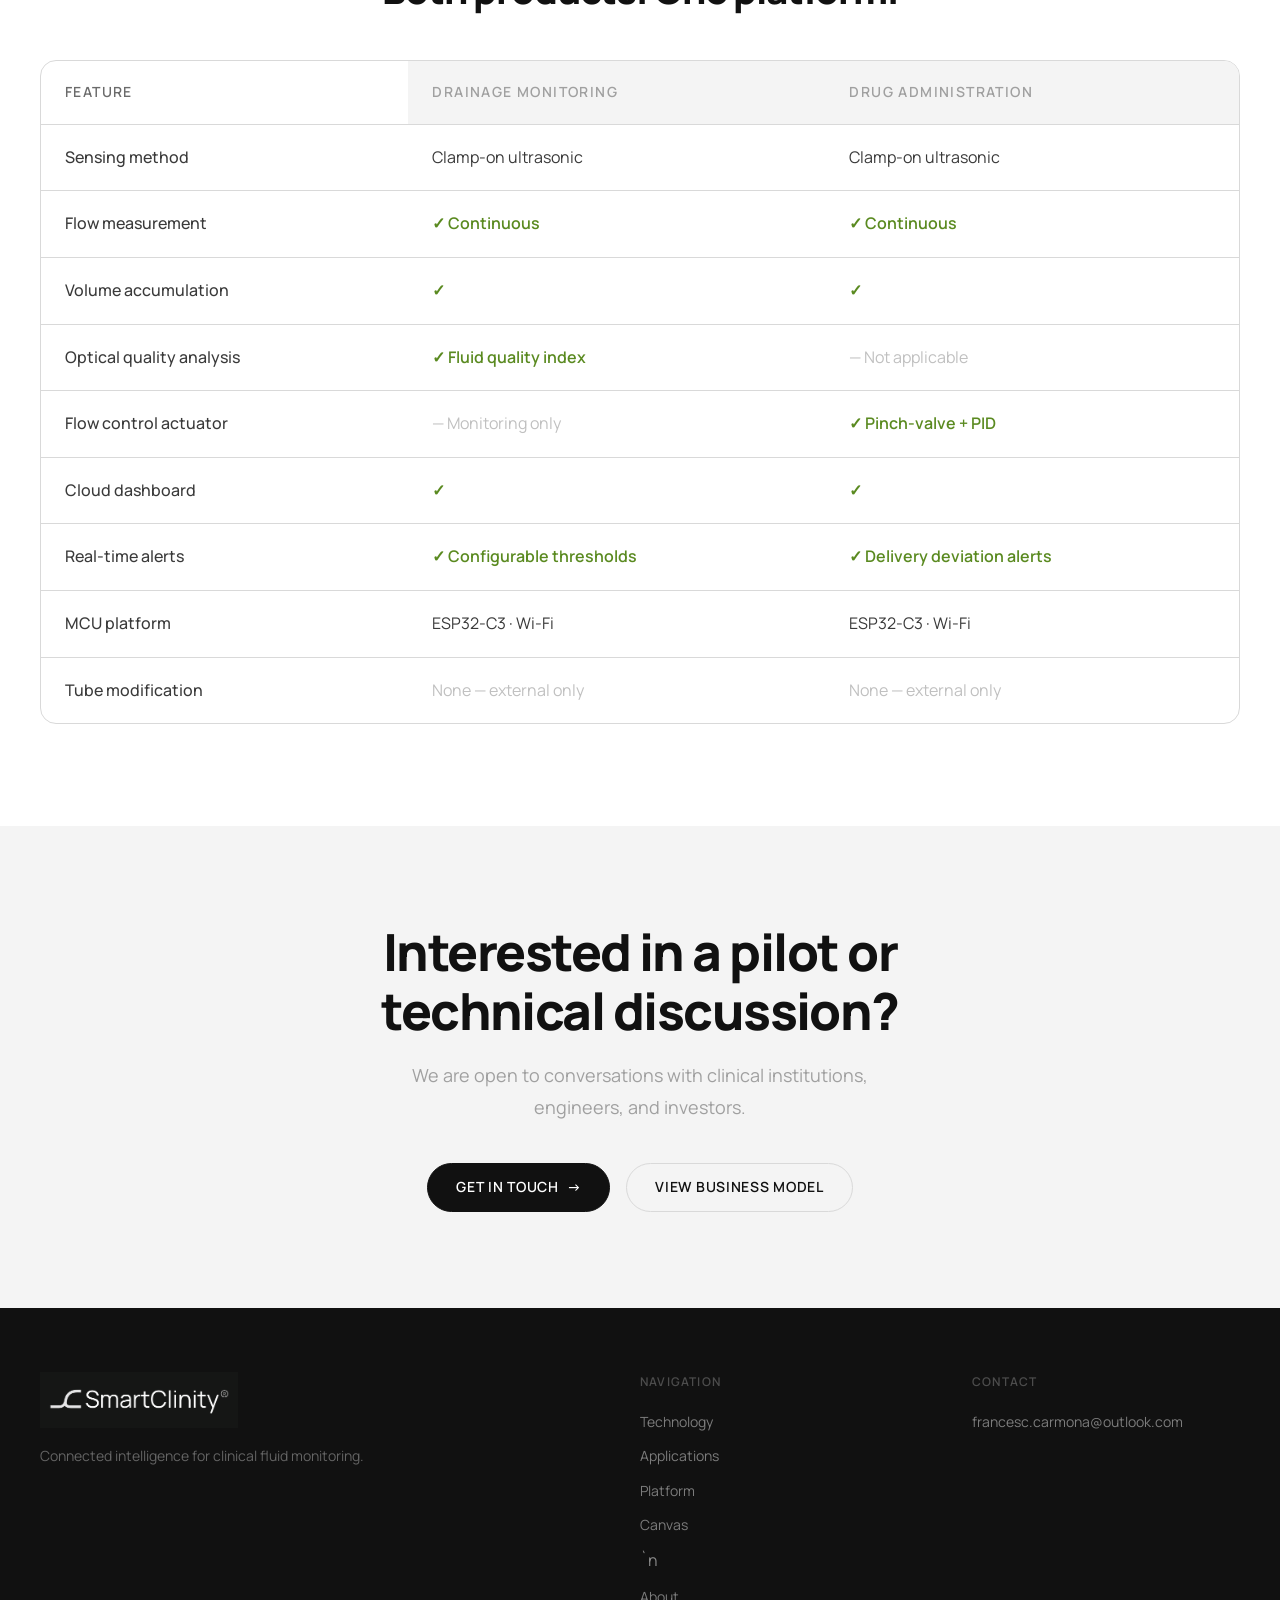
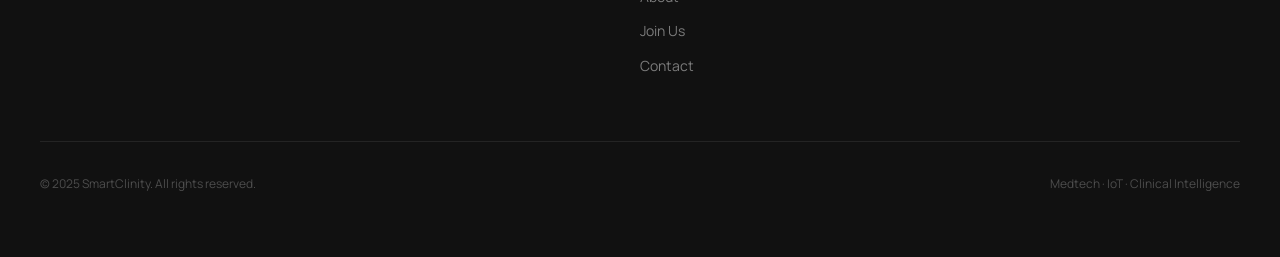
<file: applications.html>
<!DOCTYPE html>
<html lang="en">
<head>
  <meta charset="UTF-8" />
  <meta name="viewport" content="width=device-width, initial-scale=1.0" />
  <title>SmartClinity</title>
  <link rel="icon" type="image/png" href="assets/icons/smartclinity-symbol.png" />
  <link rel="shortcut icon" href="assets/icons/smartclinity-symbol.png" />
  <link rel="apple-touch-icon" href="assets/icons/smartclinity-symbol.png" />
  <meta name="application-name" content="SmartClinity" />
  <meta property="og:site_name" content="SmartClinity" />
  <meta name="apple-mobile-web-app-title" content="SmartClinity" />
  <meta name="description" content="SmartClinity's two clinical applications: drainage monitoring and controlled drug/fluid administration — built on a single connected platform." />
  <link rel="preconnect" href="https://fonts.googleapis.com" />
  <link rel="preconnect" href="https://fonts.gstatic.com" crossorigin />
  <link href="https://fonts.googleapis.com/css2?family=Manrope:wght@300;400;500;600;700;800&display=swap" rel="stylesheet" />
  <link rel="stylesheet" href="css/tokens.css" />
  <link rel="stylesheet" href="css/reset.css" />
  <link rel="stylesheet" href="css/layout.css" />
  <link rel="stylesheet" href="css/animations.css" />
  <link rel="stylesheet" href="css/components.css" />
  <style>
    .app-section {
      padding-block: var(--space-120);
    }
    .canvas-wrapper {
      width: 100%;
      position: relative;
      background: var(--grey-50);
      border: var(--border-thin);
      border-radius: var(--radius-lg);
      overflow: hidden;
      padding: var(--space-16);
    }
    #fluid-quality-graph {
      width: 100%;
      height: 280px;
      display: block;
    }
    .graph-caption {
      font-size: var(--fs-label);
      font-weight: var(--fw-medium);
      text-transform: uppercase;
      letter-spacing: var(--ls-wider);
      color: var(--grey-300);
      margin-top: var(--space-12);
      padding-left: var(--space-8);
    }

    /* Drug admin flow diagram */
    .admin-flow {
      display: flex;
      flex-direction: column;
      gap: 2px;
      background: var(--grey-50);
      border: var(--border-thin);
      border-radius: var(--radius-lg);
      overflow: hidden;
    }
    .admin-flow-row {
      display: flex;
      align-items: center;
      gap: var(--space-20);
      padding: var(--space-20) var(--space-24);
      background: var(--white);
      border-bottom: var(--border-thin);
    }
    .admin-flow-row:last-child { border-bottom: none; }
    .admin-flow-row__icon {
      width: 36px;
      height: 36px;
      background: var(--grey-50);
      border: var(--border-thin);
      border-radius: var(--radius-sm);
      display: flex;
      align-items: center;
      justify-content: center;
      flex-shrink: 0;
    }
    .admin-flow-row__label {
      font-size: var(--fs-small);
      font-weight: var(--fw-semibold);
      color: var(--grey-900);
    }
    .admin-flow-row__sub {
      font-size: 12px;
      color: var(--grey-300);
      margin-top: 2px;
    }
    .admin-flow-row__value {
      margin-left: auto;
      font-size: var(--fs-small);
      font-weight: var(--fw-semibold);
      color: var(--grey-300);
    }
  </style>
</head>
<body>

<!-- NAV -->
<nav class="nav" id="main-nav">
  <div class="container">
    <div class="nav__inner">
      <a href="index.html" class="nav__logo"><img src="SímbolSmartClinity_SenseFons.png" alt="SmartClinity" /></a>
      <div class="nav__links">
        <a href="technology.html" class="nav__link">Technology</a>
        <a href="applications.html" class="nav__link active">Applications</a>
        <a href="platform.html" class="nav__link">Platform</a>
        <a href="canvas.html" class="nav__link">Canvas</a>
        <a href="about.html" class="nav__link">About</a>
        <a href="join-us.html" class="nav__link">Join Us</a>
        <a href="contact.html" class="nav__link">Contact</a>
      </div>
      <div class="nav__cta"><a href="contact.html" class="btn btn--primary">Request a Demo</a></div>
      <button class="nav__hamburger" id="hamburger"><span></span><span></span><span></span></button>
    </div>
  </div>
</nav>
<div class="nav__mobile" id="mobile-menu">
  <a href="technology.html" class="nav__link">Technology</a>
  <a href="applications.html" class="nav__link">Applications</a>
  <a href="platform.html" class="nav__link">Platform</a>
  <a href="canvas.html" class="nav__link">Canvas</a>
        <a href="about.html" class="nav__link">About</a>
        <a href="join-us.html" class="nav__link">Join Us</a>
  <a href="contact.html" class="nav__link">Contact</a>
  <a href="contact.html" class="btn btn--primary">Request a Demo</a>
</div>

<!-- HERO -->
<section class="hero hero--compact" style="background:var(--grey-50); border-bottom: var(--border-thin);">
  <div class="hero__bg-grid"></div>
  <div class="container" style="position:relative;z-index:1;">
    <span class="section-label reveal">Applications</span>
    <h1 class="hero__headline reveal reveal-delay-1" style="margin-top:var(--space-12);">
      Two applications.<br/>One connected platform.
    </h1>
    <p class="hero__sub reveal reveal-delay-2" style="margin-bottom:0;">
      SmartClinity's sensing and connectivity architecture supports two distinct clinical product lines — each addressing a critical gap in fluid management within the hospital environment.
    </p>
  </div>
</section>

<!-- ══════════════════════════════════ DRAINAGE ══ -->
<section class="app-section" id="drainage">
  <div class="container">
    <div style="margin-bottom: var(--space-64);">
      <div style="display:flex; align-items:center; gap:var(--space-16); margin-bottom:var(--space-12);">
        <span class="section-label" style="margin-bottom:0;">Application 01</span>
        <span class="tag">Drainage Monitoring</span>
      </div>
      <h2 style="font-size:var(--fs-h1); font-weight:var(--fw-extrabold); letter-spacing:var(--ls-tight); color:var(--grey-900); line-height:1.1; max-width:20ch;" class="reveal reveal-delay-1">
        Continuous, non-invasive drainage intelligence.
      </h2>
    </div>

    <div class="split split--40-60" style="gap:clamp(2rem,5vw,5rem);">
      <div>
        <p style="font-size:var(--fs-body-lg); color:var(--grey-500); line-height:var(--lh-relaxed); margin-bottom:var(--space-40);" class="reveal">
          Post-operative and abdominal drainage management currently depends on periodic manual assessment. SmartClinity's drainage monitoring system transforms this workflow — providing continuous, objective data on both the quantity and quality of drained fluid.
        </p>

        <div class="feature-list reveal reveal-delay-1">
          <div class="feature-item">
            <span class="feature-item__dot"></span>
            <div>
              <strong style="color:var(--grey-900); display:block; margin-bottom:2px;">External clamp — zero modification</strong>
              Attaches to the existing drainage tube without altering flow path, connections, or sterile barriers.
            </div>
          </div>
          <div class="feature-item">
            <span class="feature-item__dot"></span>
            <div>
              <strong style="color:var(--grey-900); display:block; margin-bottom:2px;">Ultrasonic flow and volume</strong>
              Continuous measurement of instantaneous flow rate and cumulative drained volume throughout the monitoring episode.
            </div>
          </div>
          <div class="feature-item">
            <span class="feature-item__dot"></span>
            <div>
              <strong style="color:var(--grey-900); display:block; margin-bottom:2px;">Optical quality analysis</strong>
              Continuous fluid quality index tracking the relative load of blood, pus, and other substances — enabling objective assessment of how the fluid evolves over time.
            </div>
          </div>
          <div class="feature-item">
            <span class="feature-item__dot"></span>
            <div>
              <strong style="color:var(--grey-900); display:block; margin-bottom:2px;">Real-time cloud dashboard</strong>
              Fluid data visualised live on the SmartClinity platform — accessible by the clinical team from any connected device.
            </div>
          </div>
          <div class="feature-item">
            <span class="feature-item__dot"></span>
            <div>
              <strong style="color:var(--grey-900); display:block; margin-bottom:2px;">Configurable threshold alerts</strong>
              Automated alerts triggered when volume rate, accumulated total, or quality index exceeds defined clinical thresholds.
            </div>
          </div>
        </div>
      </div>

      <!-- Graph column -->
      <div class="reveal-scale reveal-delay-2">
        <p style="font-size:var(--fs-label); font-weight:var(--fw-semibold); text-transform:uppercase; letter-spacing:var(--ls-wider); color:var(--grey-300); margin-bottom:var(--space-12);">
          Real-time fluid quality monitoring
        </p>
        <div class="canvas-wrapper">
          <canvas id="fluid-quality-graph"></canvas>
        </div>
        <p class="graph-caption">Fluid load index — drainage quality evolution over time</p>

        <div style="margin-top:var(--space-24); display:flex; gap:var(--space-24); flex-wrap:wrap;">
          <div>
            <div style="font-size:var(--fs-label); font-weight:var(--fw-semibold); text-transform:uppercase; letter-spacing:var(--ls-wider); color:var(--grey-300); margin-bottom:4px;">What it shows</div>
            <p style="font-size:var(--fs-small); color:var(--grey-500); line-height:var(--lh-relaxed); max-width:38ch;">
              As drainage progresses, the fluid quality index descends from an initially high load — reflecting the clearance of blood or exudate — and gradually stabilises, indicating a shift toward a cleaner fluid state.
            </p>
          </div>
        </div>
      </div>
    </div>
  </div>
</section>

<!-- ══════════════════════════════════ DRUG ADMIN ══ -->
<section class="app-section section--grey" id="admin" style="padding-block: var(--space-120);">
  <div class="container">
    <div style="margin-bottom: var(--space-64);">
      <div style="display:flex; align-items:center; gap:var(--space-16); margin-bottom:var(--space-12);">
        <span class="section-label" style="margin-bottom:0;">Application 02</span>
        <span class="tag">Controlled Drug Administration</span>
      </div>
      <h2 style="font-size:var(--fs-h1); font-weight:var(--fw-extrabold); letter-spacing:var(--ls-tight); color:var(--grey-900); line-height:1.1; max-width:22ch;" class="reveal reveal-delay-1">
        Precision flow control for fluid and medication delivery.
      </h2>
    </div>

    <div class="split split--60-40" style="gap:clamp(2rem,5vw,5rem);">
      <!-- Diagram column -->
      <div class="reveal-scale">
        <p style="font-size:var(--fs-label); font-weight:var(--fw-semibold); text-transform:uppercase; letter-spacing:var(--ls-wider); color:var(--grey-300); margin-bottom:var(--space-12);">
          Closed-loop flow control system
        </p>
        <div class="admin-flow">
          <div class="admin-flow-row">
            <div class="admin-flow-row__icon">
              <svg width="18" height="18" viewBox="0 0 24 24" fill="none" stroke="#a0a0a0" stroke-width="1.5">
                <path d="M12 2L12 22M7 7h10M6 12h12M7 17h10"/>
              </svg>
            </div>
            <div>
              <div class="admin-flow-row__label">IV Bag / Serum Source</div>
              <div class="admin-flow-row__sub">Fluid or medication reservoir</div>
            </div>
            <div class="admin-flow-row__value">Input</div>
          </div>
          <div class="admin-flow-row">
            <div class="admin-flow-row__icon">
              <svg width="18" height="18" viewBox="0 0 24 24" fill="none" stroke="#a0a0a0" stroke-width="1.5">
                <rect x="3" y="8" width="18" height="8" rx="4"/><circle cx="12" cy="12" r="2"/>
              </svg>
            </div>
            <div>
              <div class="admin-flow-row__label">SmartClinity Clamp</div>
              <div class="admin-flow-row__sub">External clamp with ultrasonic sensor + pinch valve</div>
            </div>
            <div class="admin-flow-row__value">Device</div>
          </div>
          <div class="admin-flow-row">
            <div class="admin-flow-row__icon">
              <svg width="18" height="18" viewBox="0 0 24 24" fill="none" stroke="#5170ff" stroke-width="1.5">
                <path d="M12 2a10 10 0 100 20A10 10 0 0012 2zm0 6v6l4 2"/>
              </svg>
            </div>
            <div>
              <div class="admin-flow-row__label">Ultrasonic Flow Measurement</div>
              <div class="admin-flow-row__sub">Continuous volume rate tracking — feedback to PID</div>
            </div>
            <div class="admin-flow-row__value" style="color:#5170ff;">Measure</div>
          </div>
          <div class="admin-flow-row">
            <div class="admin-flow-row__icon">
              <svg width="18" height="18" viewBox="0 0 24 24" fill="none" stroke="#5170ff" stroke-width="1.5">
                <path d="M12 20V4M4 12h16"/><circle cx="12" cy="12" r="3"/>
              </svg>
            </div>
            <div>
              <div class="admin-flow-row__label">PID Closed-Loop Control</div>
              <div class="admin-flow-row__sub">Continuous error correction — target vs actual flow</div>
            </div>
            <div class="admin-flow-row__value" style="color:#5170ff;">Control</div>
          </div>
          <div class="admin-flow-row">
            <div class="admin-flow-row__icon">
              <svg width="18" height="18" viewBox="0 0 24 24" fill="none" stroke="#a0a0a0" stroke-width="1.5">
                <path d="M8 6V4a2 2 0 012-2h4a2 2 0 012 2v2M3 12h18M5 6h14a2 2 0 012 2v12a2 2 0 01-2 2H5a2 2 0 01-2-2V8a2 2 0 012-2z"/>
              </svg>
            </div>
            <div>
              <div class="admin-flow-row__label">Pinch Valve Actuator</div>
              <div class="admin-flow-row__sub">Modulates tube aperture to regulate flow</div>
            </div>
            <div class="admin-flow-row__value">Actuate</div>
          </div>
          <div class="admin-flow-row" style="background: rgba(137,217,87,0.03);">
            <div class="admin-flow-row__icon" style="border-color: rgba(137,217,87,0.3);">
              <svg width="18" height="18" viewBox="0 0 24 24" fill="none" stroke="rgba(137,217,87,0.8)" stroke-width="1.5">
                <rect x="2" y="3" width="20" height="14" rx="2"/><line x1="8" y1="21" x2="16" y2="21"/><line x1="12" y1="17" x2="12" y2="21"/>
              </svg>
            </div>
            <div>
              <div class="admin-flow-row__label" style="color:#5a8a20;">Cloud Dashboard · Alerts</div>
              <div class="admin-flow-row__sub">Real-time monitoring, volume tracking, dose records</div>
            </div>
            <div class="admin-flow-row__value" style="color:rgba(137,217,87,0.7);">Monitor</div>
          </div>
        </div>
      </div>

      <div>
        <p style="font-size:var(--fs-body-lg); color:var(--grey-500); line-height:var(--lh-relaxed); margin-bottom:var(--space-40);" class="reveal">
          The drug administration product line applies the same embedded sensing platform to controlled delivery of IV fluids and medications. A pinch-valve actuator modulates flow based on continuous ultrasonic measurement — governed by a PID control loop running onboard the ESP32-C3.
        </p>

        <div class="feature-list reveal reveal-delay-1">
          <div class="feature-item">
            <span class="feature-item__dot"></span>
            <div>
              <strong style="color:var(--grey-900); display:block; margin-bottom:2px;">Ultrasonic flow measurement</strong>
              Accurate, non-contact flow sensing provides precise volume delivery tracking per minute and per session.
            </div>
          </div>
          <div class="feature-item">
            <span class="feature-item__dot"></span>
            <div>
              <strong style="color:var(--grey-900); display:block; margin-bottom:2px;">Pinch-valve actuator</strong>
              An electronically controlled pinch mechanism modulates the tube aperture — enabling precise, stepless flow regulation without contact with the fluid.
            </div>
          </div>
          <div class="feature-item">
            <span class="feature-item__dot"></span>
            <div>
              <strong style="color:var(--grey-900); display:block; margin-bottom:2px;">PID closed-loop control</strong>
              The proportional-integral-derivative algorithm continuously corrects the valve position to maintain accurate delivery against the prescribed rate setpoint.
            </div>
          </div>
          <div class="feature-item">
            <span class="feature-item__dot"></span>
            <div>
              <strong style="color:var(--grey-900); display:block; margin-bottom:2px;">Remote monitoring</strong>
              Real-time dashboard access to flow rate, cumulative volume, and session status — with alerts on delivery interruption or deviation.
            </div>
          </div>
        </div>

        <div style="margin-top:var(--space-40);" class="reveal reveal-delay-2">
          <a href="contact.html" class="link-arrow">Discuss a pilot <span class="arrow">→</span></a>
        </div>
      </div>
    </div>
  </div>
</section>

<!-- ══════════════════════════════════ COMPARISON TABLE ══ -->
<section class="section" id="comparison">
  <div class="container">
    <div class="section-header--center reveal" style="margin-bottom:var(--space-48);">
      <span class="section-label">Comparison</span>
      <h2 style="font-size:var(--fs-h2); font-weight:var(--fw-extrabold); letter-spacing:var(--ls-tight); color:var(--grey-900); margin-top:var(--space-12);">
        Both products. One platform.
      </h2>
    </div>

    <div style="border: var(--border-thin); border-radius: var(--radius-lg); overflow-x: auto; max-width: 100%;" class="reveal">
      <table class="comparison-table">
        <thead>
          <tr>
            <th>Feature</th>
            <th>Drainage Monitoring</th>
            <th>Drug Administration</th>
          </tr>
        </thead>
        <tbody>
          <tr>
            <td>Sensing method</td>
            <td>Clamp-on ultrasonic</td>
            <td>Clamp-on ultrasonic</td>
          </tr>
          <tr>
            <td>Flow measurement</td>
            <td class="check-yes">✓ Continuous</td>
            <td class="check-yes">✓ Continuous</td>
          </tr>
          <tr>
            <td>Volume accumulation</td>
            <td class="check-yes">✓</td>
            <td class="check-yes">✓</td>
          </tr>
          <tr>
            <td>Optical quality analysis</td>
            <td class="check-yes">✓ Fluid quality index</td>
            <td class="check-no">— Not applicable</td>
          </tr>
          <tr>
            <td>Flow control actuator</td>
            <td class="check-no">— Monitoring only</td>
            <td class="check-yes">✓ Pinch-valve + PID</td>
          </tr>
          <tr>
            <td>Cloud dashboard</td>
            <td class="check-yes">✓</td>
            <td class="check-yes">✓</td>
          </tr>
          <tr>
            <td>Real-time alerts</td>
            <td class="check-yes">✓ Configurable thresholds</td>
            <td class="check-yes">✓ Delivery deviation alerts</td>
          </tr>
          <tr>
            <td>MCU platform</td>
            <td>ESP32-C3 · Wi-Fi</td>
            <td>ESP32-C3 · Wi-Fi</td>
          </tr>
          <tr>
            <td>Tube modification</td>
            <td class="check-no">None — external only</td>
            <td class="check-no">None — external only</td>
          </tr>
        </tbody>
      </table>
    </div>
  </div>
</section>

<!-- CTA -->
<section class="cta-section section--grey reveal" style="padding-block: var(--space-96);">
  <div class="container">
    <h2 class="cta-section__headline">Interested in a pilot or technical discussion?</h2>
    <p class="cta-section__sub">We are open to conversations with clinical institutions, engineers, and investors.</p>
    <div class="cta-section__actions">
      <a href="contact.html" class="btn btn--primary">Get in Touch <span class="btn__arrow">→</span></a>
      <a href="platform.html" class="btn btn--ghost">View Business Model</a>
    </div>
  </div>
</section>

<!-- FOOTER -->
<footer class="footer">
  <div class="container">
    <div class="footer__inner">
      <div>
        <div class="footer__logo"><img src="LogoSmartClinity.png" alt="SmartClinity" /></div>
        <p class="footer__tagline">Connected intelligence for clinical fluid monitoring.</p>
      </div>
      <div>
        <div class="footer__col-title">Navigation</div>
        <div class="footer__links">
          <a href="technology.html" class="footer__link">Technology</a>
          <a href="applications.html" class="footer__link">Applications</a>
          <a href="platform.html" class="footer__link">Platform</a>
          <a href="canvas.html" class="footer__link">Canvas</a>`n          <a href="about.html" class="footer__link">About</a>
          <a href="join-us.html" class="footer__link">Join Us</a>
          <a href="contact.html" class="footer__link">Contact</a>
        </div>
      </div>
      <div>
        <div class="footer__col-title">Contact</div>
        <div class="footer__links">
          <a href="mailto:francesc.carmona@outlook.com" class="footer__link">francesc.carmona@outlook.com</a>
        </div>
      </div>
    </div>
    <div class="footer__bottom">
      <span class="footer__copy">© 2025 SmartClinity. All rights reserved.</span>
      <span class="footer__copy">Medtech · IoT · Clinical Intelligence</span>
    </div>
  </div>
</footer>

<script src="js/nav.js"></script>
<script src="js/scroll-reveal.js"></script>
<script src="js/graph.js"></script>
</body>
</html>
</file>
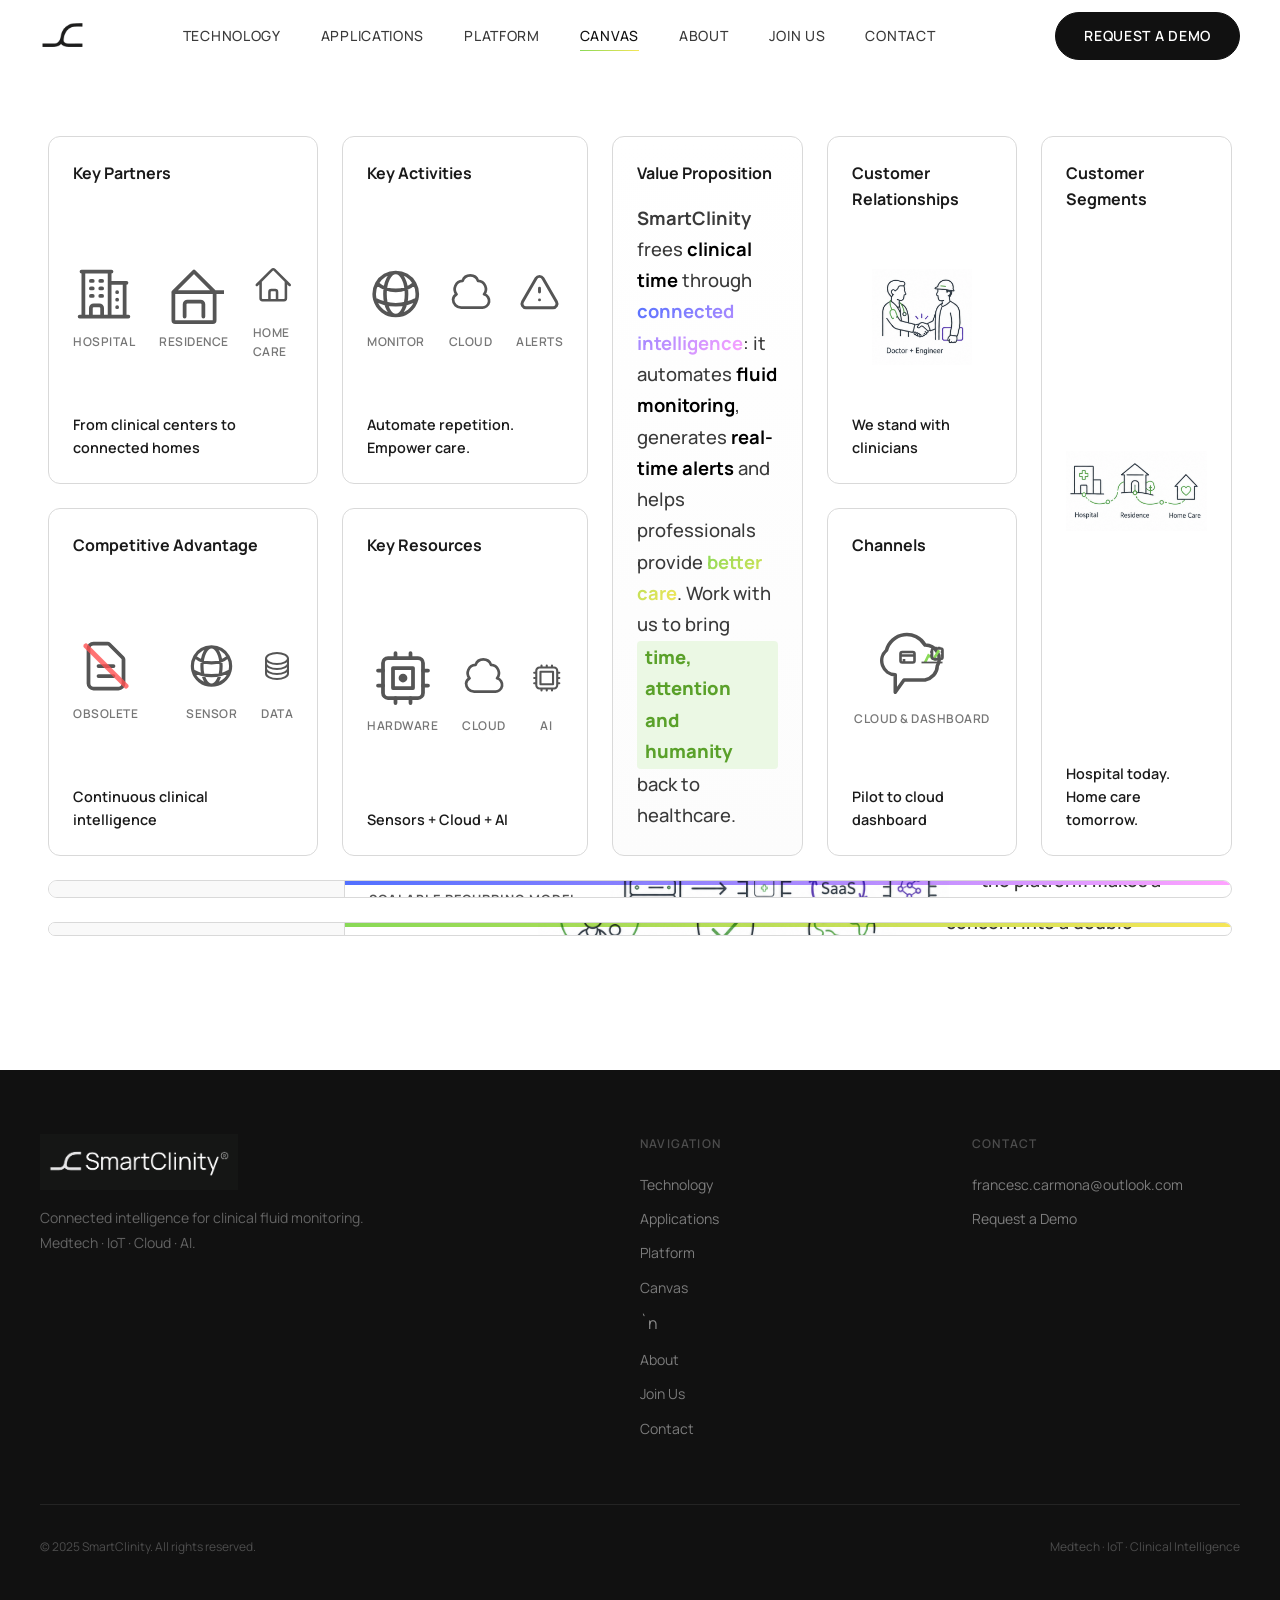
<file: canvas.html>
<!DOCTYPE html>
<html lang="en">
<head>
  <meta charset="UTF-8" />
  <meta name="viewport" content="width=device-width, initial-scale=1.0" />
  <title>SmartClinity</title>
  <link rel="icon" type="image/png" href="assets/icons/smartclinity-symbol.png" />
  <link rel="shortcut icon" href="assets/icons/smartclinity-symbol.png" />
  <link rel="apple-touch-icon" href="assets/icons/smartclinity-symbol.png" />
  <meta name="application-name" content="SmartClinity" />
  <meta property="og:site_name" content="SmartClinity" />
  <meta name="apple-mobile-web-app-title" content="SmartClinity" />
  <meta name="description" content="SmartClinity is a medtech company combining IoT, automation, and cloud intelligence to transform how clinical fluids are monitored and managed." />
  <link rel="preconnect" href="https://fonts.googleapis.com" />
  <link rel="preconnect" href="https://fonts.gstatic.com" crossorigin />
  <link href="https://fonts.googleapis.com/css2?family=Manrope:wght@300;400;500;600;700;800&display=swap" rel="stylesheet" />
  <link rel="stylesheet" href="css/tokens.css" />
  <link rel="stylesheet" href="css/reset.css" />
  <link rel="stylesheet" href="css/layout.css" />
  <link rel="stylesheet" href="css/animations.css" />
  <link rel="stylesheet" href="css/components.css" />
  <style>
    /* ── Home-specific styles ── */
    .hero-home {
      min-height: 100vh;
      display: grid;
      grid-template-columns: 1fr 1fr;
      align-items: center;
      gap: var(--space-64);
      padding-top: var(--nav-height);
      position: relative;
      overflow: hidden;
    }
    @media (max-width: 900px) {
      .hero-home { grid-template-columns: 1fr; }
      .hero-diagram-col { display: none; }
    }
    .hero-diagram-col {
      display: flex;
      align-items: center;
      justify-content: center;
    }
    .problem-grid {
      display: grid;
      grid-template-columns: repeat(3, 1fr);
    }
    @media (max-width: 900px) {
      .problem-grid { grid-template-columns: 1fr; }
      .problem-stat:not(:last-child) { border-right: none !important; border-bottom: var(--border-thin) !important; }
      .problem-stat:last-child { border-bottom: none !important; }
    }
    /* Problem section */
    .problem-stat {
      padding: var(--space-48) var(--space-40);
      border-bottom: var(--border-thin);
    }
    .problem-stat:not(:last-child) {
      border-right: var(--border-thin);
    }
    .problem-stat__icon {
      width: 32px;
      height: 32px;
      margin-bottom: var(--space-20);
      color: var(--grey-200);
    }
    .problem-stat__title {
      font-size: 1.1rem;
      font-weight: var(--fw-semibold);
      color: var(--grey-900);
      margin-bottom: var(--space-8);
    }
    .problem-stat__body {
      font-size: var(--fs-body);
      color: var(--grey-500);
      line-height: var(--lh-relaxed);
    }
    @media (max-width: 768px) {
      .problem-stat:not(:last-child) { border-right: none; }
      .problem-stat { border-bottom: var(--border-thin); }
    }
    /* Flow diagram */
    .flow-nodes {
      display: flex;
      align-items: flex-start;
      justify-content: center;
      gap: 0;
      position: relative;
      padding: var(--space-64) 0;
    }
    .flow-node {
      display: flex;
      flex-direction: column;
      align-items: center;
      text-align: center;
      flex: 1;
      position: relative;
    }
    .flow-node:not(:last-child)::after {
      content: '';
      position: absolute;
      top: 28px;
      right: -50%;
      width: 100%;
      height: 1px;
      background: linear-gradient(90deg, rgba(255,255,255,0.2), rgba(137,217,87,0.5), rgba(255,255,255,0.2));
      z-index: 0;
    }
    .flow-node__circle {
      width: 56px;
      height: 56px;
      border-radius: 50%;
      border: 1px solid rgba(255,255,255,0.15);
      background: rgba(255,255,255,0.06);
      display: flex;
      align-items: center;
      justify-content: center;
      margin-bottom: var(--space-16);
      position: relative;
      z-index: 1;
      transition: border-color var(--transition-base), background var(--transition-base);
    }
    .flow-node:hover .flow-node__circle {
      border-color: rgba(137,217,87,0.5);
      background: rgba(137,217,87,0.08);
    }
    .flow-node__label {
      font-size: 11px;
      font-weight: var(--fw-semibold);
      text-transform: uppercase;
      letter-spacing: var(--ls-wide);
      color: rgba(255,255,255,0.45);
      margin-bottom: var(--space-4);
    }
    .flow-node__desc {
      font-size: 11px;
      color: rgba(255,255,255,0.25);
      line-height: 1.4;
      max-width: 80px;
    }
    @media (max-width: 640px) {
      .flow-nodes {
        flex-direction: column;
        align-items: center;
        gap: var(--space-32);
      }
      .flow-node { width: 100%; }
      .flow-node:not(:last-child)::after { display: none; }
    }
  </style>
<link rel="stylesheet" href="css/canvas.css">
</head>
<body>

<!-- ══════════════════════════════════ NAV ══ -->
<nav class="nav" id="main-nav">
  <div class="container">
    <div class="nav__inner">
      <a href="index.html" class="nav__logo">
        <img src="SímbolSmartClinity_SenseFons.png" alt="SmartClinity" />
      </a>
      <div class="nav__links">
        <a href="technology.html" class="nav__link">Technology</a>
        <a href="applications.html" class="nav__link">Applications</a>
        <a href="platform.html" class="nav__link">Platform</a>
        <a href="canvas.html" class="nav__link active">Canvas</a>
        <a href="about.html" class="nav__link">About</a>
        <a href="join-us.html" class="nav__link">Join Us</a>
        <a href="contact.html" class="nav__link">Contact</a>
      </div>
      <div class="nav__cta">
        <a href="contact.html" class="btn btn--primary">Request a Demo</a>
      </div>
      <button class="nav__hamburger" id="hamburger" aria-label="Menu">
        <span></span><span></span><span></span>
      </button>
    </div>
  </div>
</nav>

<!-- Mobile menu -->
<div class="nav__mobile" id="mobile-menu">
  <a href="technology.html" class="nav__link">Technology</a>
  <a href="applications.html" class="nav__link">Applications</a>
  <a href="platform.html" class="nav__link">Platform</a>
  <a href="canvas.html" class="nav__link active">Canvas</a>
        <a href="about.html" class="nav__link">About</a>
        <a href="join-us.html" class="nav__link">Join Us</a>
  <a href="contact.html" class="nav__link">Contact</a>
  <a href="contact.html" class="btn btn--primary">Request a Demo</a>
</div>

<!-- ══════════════════════════════════ HERO ══ -->
<section class="section" style="padding-top: calc(var(--nav-height) + 2rem);">
<main class="canvas-container">
        <!-- Row A: Core Strategic Areas -->
        <div class="row-a">
            <!-- Column 1 -->
            <div class="col-split">
                <div class="canvas-card" id="card-key-partners" tabindex="0" role="button"></div>
                <div class="canvas-card" id="card-competitive-advantage" tabindex="0" role="button"></div>
            </div>

            <!-- Column 2 -->
            <div class="col-split">
                <div class="canvas-card" id="card-key-activities" tabindex="0" role="button"></div>
                <div class="canvas-card" id="card-key-resources" tabindex="0" role="button"></div>
            </div>

            <!-- Column 3 (Full Height) -->
            <div class="canvas-card val-prop-card" id="card-value-proposition" tabindex="0" role="button"></div>

            <!-- Column 4 -->
            <div class="col-split">
                <div class="canvas-card" id="card-customer-relationships" tabindex="0" role="button"></div>
                <div class="canvas-card" id="card-channels" tabindex="0" role="button"></div>
            </div>

            <!-- Column 5 (Full Height) -->
            <div class="canvas-card" id="card-customer-segments" tabindex="0" role="button"></div>
        </div>

        <!-- Row B: Economic Engine (Unified Rectangle) -->
        <div class="band-card" id="band-economic" tabindex="0" role="button">
            <!-- Injected by app.js -->
        </div>

        <!-- Row C: Social & Environmental Impact (Unified Rectangle) -->
        <div class="band-card" id="band-social" tabindex="0" role="button">
            <!-- Injected by app.js -->
        </div>
    </main>

    <!-- Modal / Expanded View Overlay -->
    <div class="modal-overlay" id="modal">
        <div class="modal-content" role="dialog" aria-modal="true" aria-labelledby="modal-title">
            <button class="close-btn" id="close-modal" aria-label="Close">
                <svg width="24" height="24" fill="none" stroke="currentColor" stroke-width="2" viewBox="0 0 24 24"><path d="M6 18L18 6M6 6l12 12"></path></svg>
            </button>
            <div class="modal-header">
                <div class="modal-icon" id="modal-icon"></div>
                <h2 class="modal-title" id="modal-title"></h2>
            </div>
            <div class="modal-body">
                <div class="core-sentence" id="modal-core-sentence"></div>
                <ul class="modal-bullets" id="modal-bullets"></ul>
            </div>
        </div>
    </div>
</section>

<footer class="footer">
  <div class="container">
    <div class="footer__inner">
      <div>
        <div class="footer__logo">
          <img src="LogoSmartClinity.png" alt="SmartClinity" />
        </div>
        <p class="footer__tagline">Connected intelligence for clinical fluid monitoring. Medtech · IoT · Cloud · AI.</p>
      </div>
      <div>
        <div class="footer__col-title">Navigation</div>
        <div class="footer__links">
          <a href="technology.html" class="footer__link">Technology</a>
          <a href="applications.html" class="footer__link">Applications</a>
          <a href="platform.html" class="footer__link">Platform</a>
          <a href="canvas.html" class="footer__link">Canvas</a>`n          <a href="about.html" class="footer__link">About</a>
          <a href="join-us.html" class="footer__link">Join Us</a>
          <a href="contact.html" class="footer__link">Contact</a>
        </div>
      </div>
      <div>
        <div class="footer__col-title">Contact</div>
        <div class="footer__links">
          <a href="mailto:francesc.carmona@outlook.com" class="footer__link">francesc.carmona@outlook.com</a>
          <a href="contact.html" class="footer__link">Request a Demo</a>
        </div>
      </div>
    </div>
    <div class="footer__bottom">
      <span class="footer__copy">© 2025 SmartClinity. All rights reserved.</span>
      <span class="footer__copy">Medtech · IoT · Clinical Intelligence</span>
    </div>
  </div>
</footer>

<script src="js/nav.js"></script>
<script src="js/scroll-reveal.js"></script>
<script src="js/canvas-data.js"></script>
<script src="js/canvas-app.js"></script>
</body>
</html>
</file>
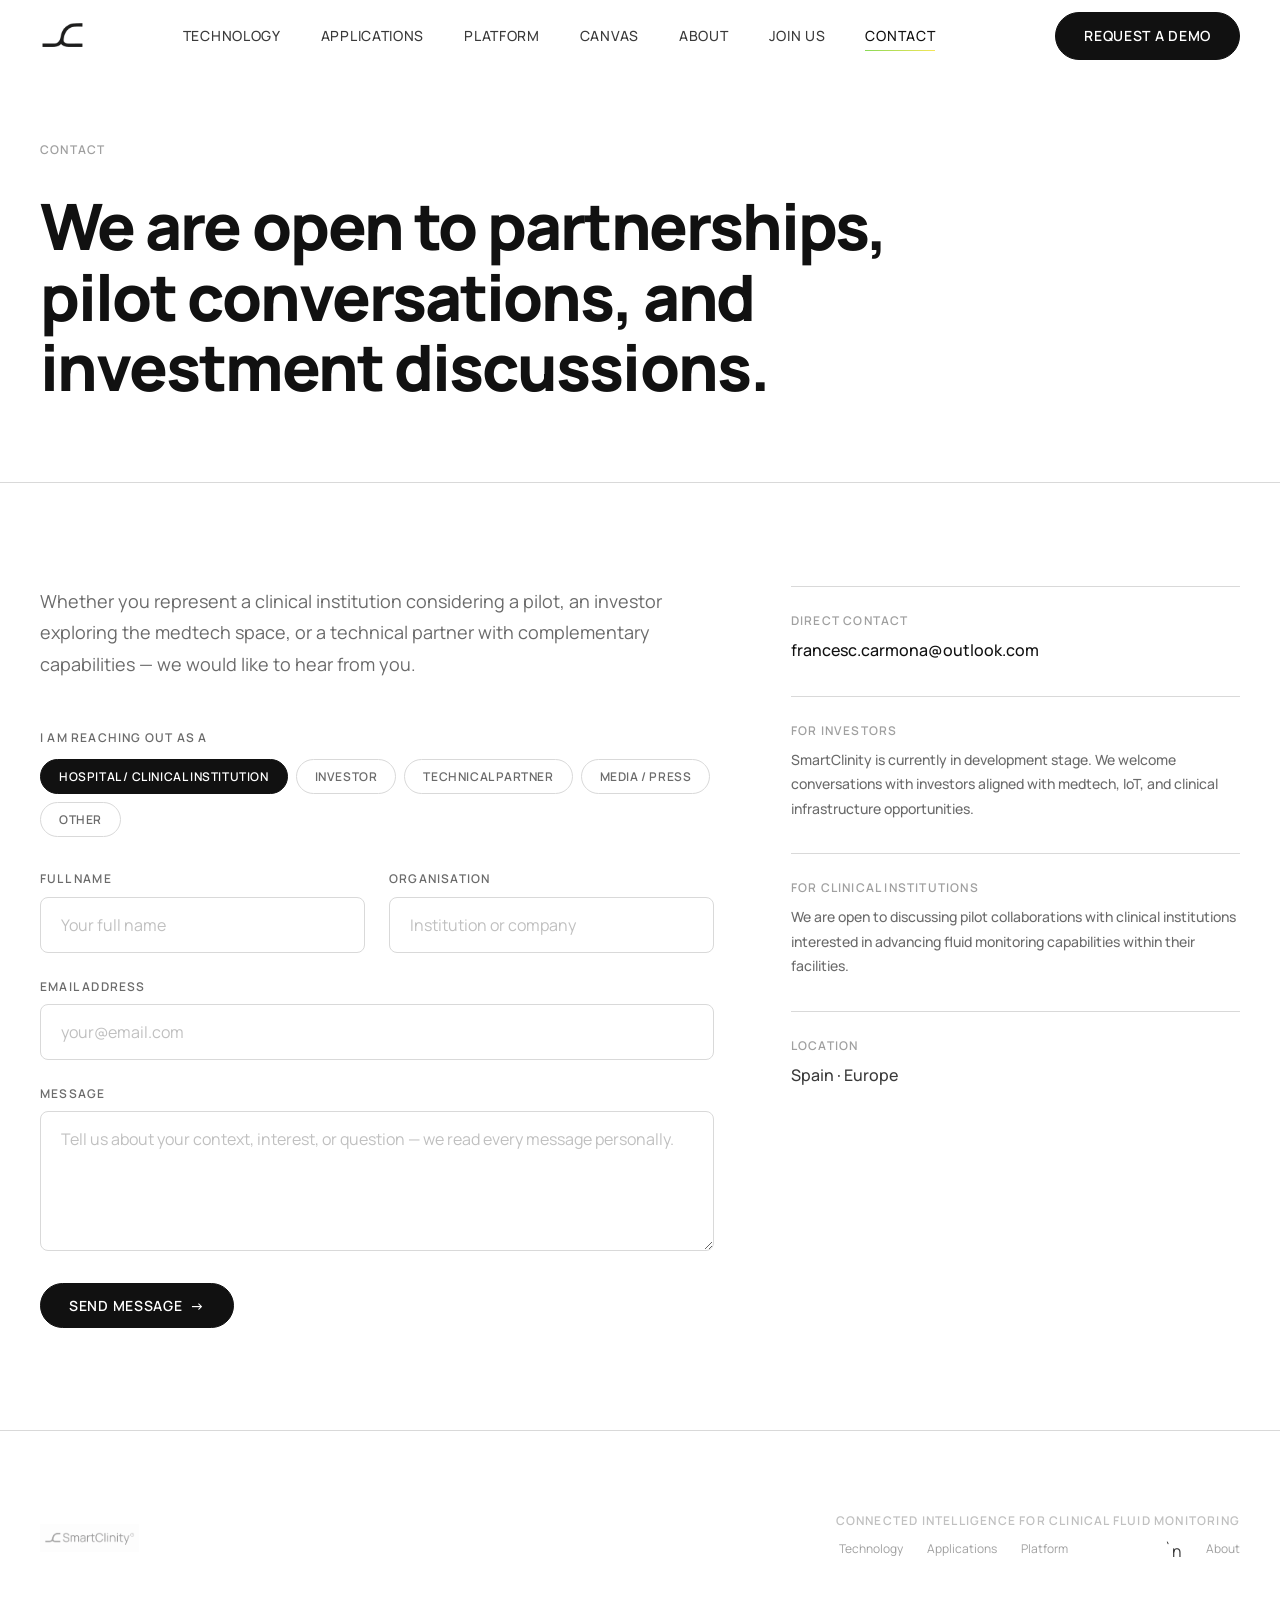
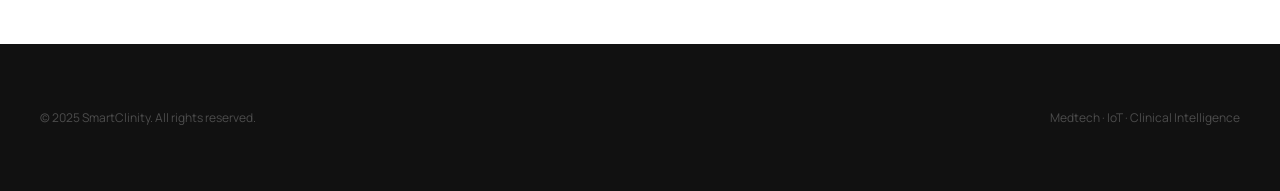
<file: contact.html>
<!DOCTYPE html>
<html lang="en">
<head>
  <meta charset="UTF-8" />
  <meta name="viewport" content="width=device-width, initial-scale=1.0" />
  <title>SmartClinity</title>
  <link rel="icon" type="image/png" href="assets/icons/smartclinity-symbol.png" />
  <link rel="shortcut icon" href="assets/icons/smartclinity-symbol.png" />
  <link rel="apple-touch-icon" href="assets/icons/smartclinity-symbol.png" />
  <meta name="application-name" content="SmartClinity" />
  <meta property="og:site_name" content="SmartClinity" />
  <meta name="apple-mobile-web-app-title" content="SmartClinity" />
  <meta name="description" content="Get in touch with SmartClinity — for hospital partnerships, investor conversations, clinical pilots, and media enquiries." />
  <link rel="preconnect" href="https://fonts.googleapis.com" />
  <link rel="preconnect" href="https://fonts.gstatic.com" crossorigin />
  <link href="https://fonts.googleapis.com/css2?family=Manrope:wght@300;400;500;600;700;800&display=swap" rel="stylesheet" />
  <link rel="stylesheet" href="css/tokens.css" />
  <link rel="stylesheet" href="css/reset.css" />
  <link rel="stylesheet" href="css/layout.css" />
  <link rel="stylesheet" href="css/animations.css" />
  <link rel="stylesheet" href="css/components.css" />
  <style>
    /* Contact hero — generous, minimal */
    .contact-hero {
      min-height: 45vh;
      display: flex;
      align-items: flex-end;
      padding-top: calc(var(--nav-height) + var(--space-64));
      padding-bottom: var(--space-80);
      border-bottom: var(--border-thin);
    }

    /* Interest pills */
    .interest-options {
      display: flex;
      flex-wrap: wrap;
      gap: var(--space-8);
      margin-bottom: var(--space-32);
    }

    .interest-btn {
      padding: 8px 18px;
      border: var(--border-thin);
      border-radius: var(--radius-full);
      font-size: 12px;
      font-weight: var(--fw-semibold);
      letter-spacing: var(--ls-wide);
      text-transform: uppercase;
      color: var(--grey-500);
      background: var(--white);
      cursor: pointer;
      transition: all var(--transition-base);
      user-select: none;
    }

    .interest-btn:hover,
    .interest-btn.selected {
      border-color: var(--grey-900);
      color: var(--grey-900);
      background: var(--grey-900);
      color: var(--white);
    }

    /* Contact info */
    .contact-info {
      display: flex;
      flex-direction: column;
      gap: var(--space-32);
    }

    .contact-detail {
      border-top: var(--border-thin);
      padding-top: var(--space-24);
    }

    .contact-detail__label {
      font-size: var(--fs-label);
      font-weight: var(--fw-semibold);
      text-transform: uppercase;
      letter-spacing: var(--ls-wider);
      color: var(--grey-300);
      margin-bottom: var(--space-8);
    }

    .contact-detail__value {
      font-size: var(--fs-body);
      color: var(--grey-700);
      font-weight: var(--fw-medium);
    }

    .contact-detail__value a {
      color: var(--grey-900);
      transition: color var(--transition-base);
    }
    .contact-detail__value a:hover { color: #5a8a20; }

    /* Form success */
    .form-success {
      display: none;
      text-align: center;
      padding: var(--space-64) var(--space-40);
    }

    .form-success__icon {
      width: 56px;
      height: 56px;
      border-radius: 50%;
      background: rgba(137, 217, 87, 0.1);
      border: 1px solid rgba(137, 217, 87, 0.3);
      display: flex;
      align-items: center;
      justify-content: center;
      margin: 0 auto var(--space-24);
    }

    .form-success__title {
      font-size: var(--fs-h3);
      font-weight: var(--fw-bold);
      color: var(--grey-900);
      margin-bottom: var(--space-8);
    }

    .form-success__sub {
      font-size: var(--fs-body);
      color: var(--grey-500);
    }

    /* Bottom motif */
    .contact-motif {
      border-top: var(--border-thin);
      padding-block: var(--space-80);
    }
  </style>
</head>
<body>

<!-- NAV -->
<nav class="nav" id="main-nav">
  <div class="container">
    <div class="nav__inner">
      <a href="index.html" class="nav__logo"><img src="SímbolSmartClinity_SenseFons.png" alt="SmartClinity" /></a>
      <div class="nav__links">
        <a href="technology.html" class="nav__link">Technology</a>
        <a href="applications.html" class="nav__link">Applications</a>
        <a href="platform.html" class="nav__link">Platform</a>
        <a href="canvas.html" class="nav__link">Canvas</a>
        <a href="about.html" class="nav__link">About</a>
        <a href="join-us.html" class="nav__link">Join Us</a>
        <a href="contact.html" class="nav__link active">Contact</a>
      </div>
      <div class="nav__cta"><a href="contact.html" class="btn btn--primary">Request a Demo</a></div>
      <button class="nav__hamburger" id="hamburger"><span></span><span></span><span></span></button>
    </div>
  </div>
</nav>
<div class="nav__mobile" id="mobile-menu">
  <a href="technology.html" class="nav__link">Technology</a>
  <a href="applications.html" class="nav__link">Applications</a>
  <a href="platform.html" class="nav__link">Platform</a>
  <a href="canvas.html" class="nav__link">Canvas</a>
        <a href="about.html" class="nav__link">About</a>
        <a href="join-us.html" class="nav__link">Join Us</a>
  <a href="contact.html" class="nav__link">Contact</a>
  <a href="contact.html" class="btn btn--primary">Request a Demo</a>
</div>

<!-- HERO -->
<section class="contact-hero">
  <div class="container">
    <span class="section-label reveal">Contact</span>
    <h1 style="font-size:clamp(2.5rem, 5vw, 4.5rem); font-weight:var(--fw-extrabold); letter-spacing:var(--ls-tight); color:var(--grey-900); line-height:1.1; max-width:22ch; margin-top:var(--space-16);" class="reveal reveal-delay-1">
      We are open to partnerships, pilot conversations, and investment discussions.
    </h1>
  </div>
</section>

<!-- MAIN CONTACT SECTION -->
<section class="section" id="contact-form">
  <div class="container">
    <div class="split split--60-40" style="align-items: flex-start; gap: clamp(3rem, 6vw, 7rem);">

      <!-- Form -->
      <div>
        <p style="font-size:var(--fs-body-lg); color:var(--grey-500); line-height:var(--lh-relaxed); margin-bottom:var(--space-48);" class="reveal">
          Whether you represent a clinical institution considering a pilot, an investor exploring the medtech space, or a technical partner with complementary capabilities — we would like to hear from you.
        </p>

        <!-- Interest selector -->
        <div style="margin-bottom:var(--space-32);" class="reveal reveal-delay-1">
          <div class="form-label" style="margin-bottom:var(--space-12);">I am reaching out as a</div>
          <div class="interest-options">
            <button class="interest-btn selected" type="button" data-interest="Hospital / Clinical Institution" onclick="selectInterest(this)">Hospital / Clinical Institution</button>
            <button class="interest-btn" type="button" data-interest="Investor" onclick="selectInterest(this)">Investor</button>
            <button class="interest-btn" type="button" data-interest="Technical Partner" onclick="selectInterest(this)">Technical Partner</button>
            <button class="interest-btn" type="button" data-interest="Media / Press" onclick="selectInterest(this)">Media / Press</button>
            <button class="interest-btn" type="button" data-interest="Other" onclick="selectInterest(this)">Other</button>
          </div>
        </div>

        <div id="contact-form-element" class="reveal reveal-delay-2">
          <div class="form-grid">
            <div class="form-group">
              <label class="form-label" for="contact-name">Full Name</label>
              <input type="text" id="contact-name" class="form-input" placeholder="Your full name" autocomplete="name" />
            </div>
            <div class="form-group">
              <label class="form-label" for="contact-org">Organisation</label>
              <input type="text" id="contact-org" class="form-input" placeholder="Institution or company" autocomplete="organization" />
            </div>
          </div>

          <div class="form-group">
            <label class="form-label" for="contact-email">Email Address</label>
            <input type="email" id="contact-email" class="form-input" placeholder="your@email.com" autocomplete="email" />
          </div>

          <div class="form-group">
            <label class="form-label" for="contact-message">Message</label>
            <textarea id="contact-message" class="form-textarea" placeholder="Tell us about your context, interest, or question — we read every message personally."></textarea>
          </div>

          <input type="hidden" id="interest-hidden" value="Hospital / Clinical Institution" />

          <button type="button" class="btn btn--primary" onclick="submitForm()" id="submit-btn" style="margin-top:var(--space-8);">
            Send Message <span class="btn__arrow">→</span>
          </button>
        </div>

        <!-- Success state -->
        <div class="form-success" id="form-success">
          <div class="form-success__icon">
            <svg width="24" height="24" viewBox="0 0 24 24" fill="none" stroke="rgba(137,217,87,0.8)" stroke-width="2">
              <polyline points="20 6 9 17 4 12"/>
            </svg>
          </div>
          <div class="form-success__title">Message received.</div>
          <p class="form-success__sub">We will be in touch shortly. Thank you for reaching out to SmartClinity.</p>
        </div>
      </div>

      <!-- Contact info -->
      <div class="reveal reveal-delay-2">
        <div class="contact-info">
          <div class="contact-detail">
            <div class="contact-detail__label">Direct Contact</div>
            <div class="contact-detail__value">
              <a href="mailto:francesc.carmona@outlook.com">francesc.carmona@outlook.com</a>
            </div>
          </div>

          <div class="contact-detail">
            <div class="contact-detail__label">For Investors</div>
            <div class="contact-detail__value" style="color:var(--grey-500); font-size:var(--fs-small); line-height:var(--lh-relaxed);">
              SmartClinity is currently in development stage. We welcome conversations with investors aligned with medtech, IoT, and clinical infrastructure opportunities.
            </div>
          </div>

          <div class="contact-detail">
            <div class="contact-detail__label">For Clinical Institutions</div>
            <div class="contact-detail__value" style="color:var(--grey-500); font-size:var(--fs-small); line-height:var(--lh-relaxed);">
              We are open to discussing pilot collaborations with clinical institutions interested in advancing fluid monitoring capabilities within their facilities.
            </div>
          </div>

          <div class="contact-detail">
            <div class="contact-detail__label">Location</div>
            <div class="contact-detail__value">Spain · Europe</div>
          </div>
        </div>
      </div>

    </div>
  </div>
</section>

<!-- BOTTOM MOTIF -->
<div class="contact-motif">
  <div class="container">
    <div style="display:flex; align-items:center; justify-content:space-between; flex-wrap:wrap; gap:var(--space-24);">
      <div>
        <img src="LogoSmartClinity.png" alt="SmartClinity" style="height:28px; width:auto; opacity:0.4;" />
      </div>
      <div style="text-align:right;">
        <div style="font-size:var(--fs-label); font-weight:var(--fw-semibold); text-transform:uppercase; letter-spacing:var(--ls-wider); color:var(--grey-200); margin-bottom:var(--space-8);">Connected intelligence for clinical fluid monitoring</div>
        <div style="display:flex; gap:var(--space-24); justify-content:flex-end; flex-wrap:wrap;">
          <a href="technology.html" class="footer__link" style="font-size:12px; color:var(--grey-300);">Technology</a>
          <a href="applications.html" class="footer__link" style="font-size:12px; color:var(--grey-300);">Applications</a>
          <a href="platform.html" class="footer__link" style="font-size:12px; color:var(--grey-300);">Platform</a>
          <a href="canvas.html" class="footer__link">Canvas</a>`n          <a href="about.html" class="footer__link" style="font-size:12px; color:var(--grey-300);">About</a>
        </div>
      </div>
    </div>
  </div>
</div>

<!-- FOOTER -->
<footer class="footer">
  <div class="container">
    <div class="footer__bottom" style="border-top: none; padding-top: 0;">
      <span class="footer__copy">© 2025 SmartClinity. All rights reserved.</span>
      <span class="footer__copy">Medtech · IoT · Clinical Intelligence</span>
    </div>
  </div>
</footer>

<script src="js/nav.js"></script>
<script src="js/scroll-reveal.js"></script>
<script>
  function selectInterest(btn) {
    document.querySelectorAll('.interest-btn').forEach(b => b.classList.remove('selected'));
    btn.classList.add('selected');
    document.getElementById('interest-hidden').value = btn.dataset.interest;
  }

  function submitForm() {
    const name    = document.getElementById('contact-name').value.trim();
    const org     = document.getElementById('contact-org').value.trim();
    const email   = document.getElementById('contact-email').value.trim();
    const message = document.getElementById('contact-message').value.trim();
    const interest = document.getElementById('interest-hidden').value;

    // Validate required fields
    if (!name || !email || !message) {
      const firstEmpty = !name ? 'contact-name' : !email ? 'contact-email' : 'contact-message';
      const el = document.getElementById(firstEmpty);
      el.focus();
      el.style.borderColor = 'rgba(255,80,80,0.4)';
      el.style.boxShadow = '0 0 0 3px rgba(255,80,80,0.1)';
      setTimeout(() => {
        el.style.borderColor = '';
        el.style.boxShadow = '';
      }, 2500);
      return;
    }
    const btn = document.getElementById('submit-btn');
    const originalContent = btn.innerHTML;
    btn.innerText = 'Sending...';
    btn.disabled = true;

    fetch('https://formsubmit.co/ajax/francesc.carmona@outlook.com', {
        method: 'POST',
        headers: {
            'Content-Type': 'application/json',
            'Accept': 'application/json'
        },
        body: JSON.stringify({
            "Interest": interest,
            "Name": name,
            "Organization": org || 'Not provided',
            "Email": email,
            "Message": message
        })
    })
    .then(response => response.json())
    .then(data => {
        // Show success confirmation after a brief delay
        const formEl    = document.getElementById('contact-form-element');
        const successEl = document.getElementById('form-success');

        formEl.style.opacity   = '0';
        formEl.style.transform = 'translateY(8px)';
        formEl.style.transition = 'opacity 300ms, transform 300ms';

        setTimeout(() => {
          formEl.style.display   = 'none';
          successEl.style.display = 'block';
          successEl.style.opacity = '0';
          successEl.style.transition = 'opacity 500ms';
          successEl.offsetHeight; // force reflow
          successEl.style.opacity = '1';
        }, 400);
    })
    .catch(error => {
        console.error(error);
        btn.innerHTML = originalContent;
        btn.disabled = false;
        alert('There was an error sending your message. Please try again or email francesc.carmona@outlook.com directly.');
    });
  }
</script>
</body>
</html>
</file>
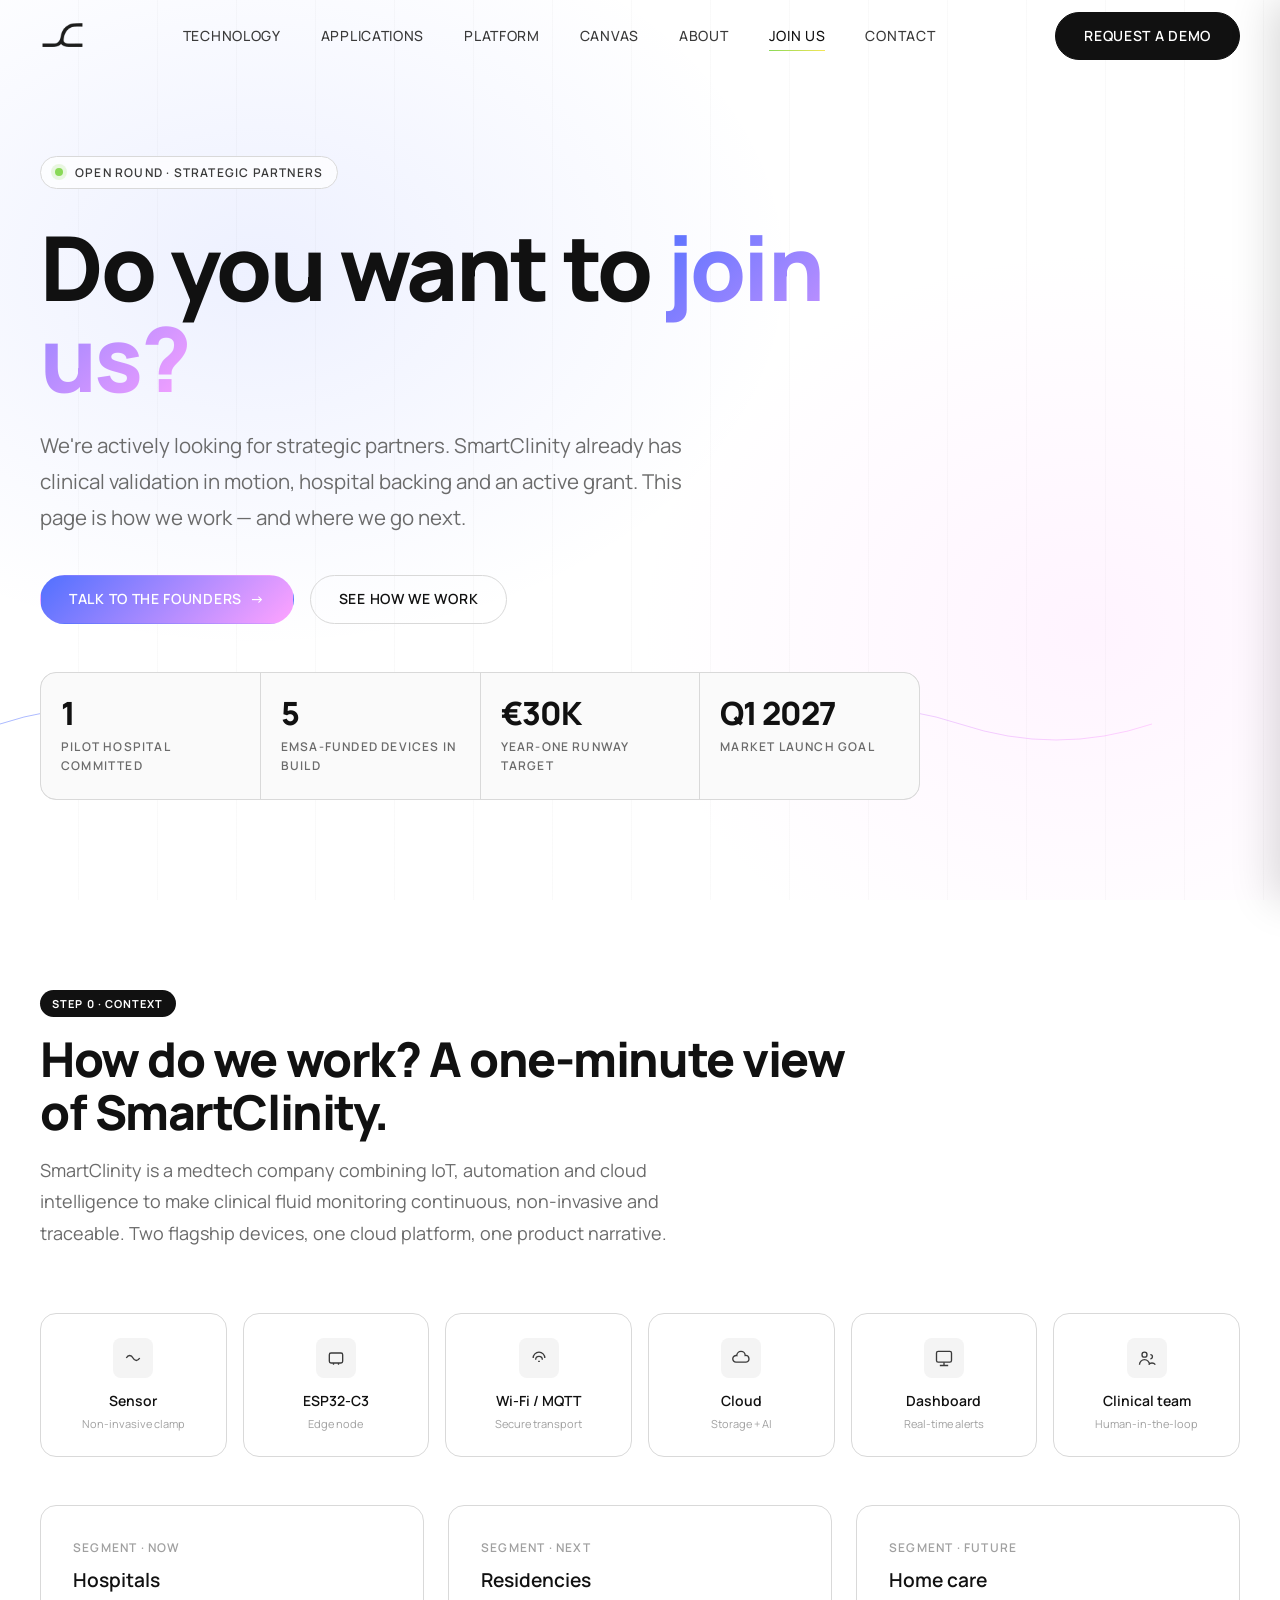
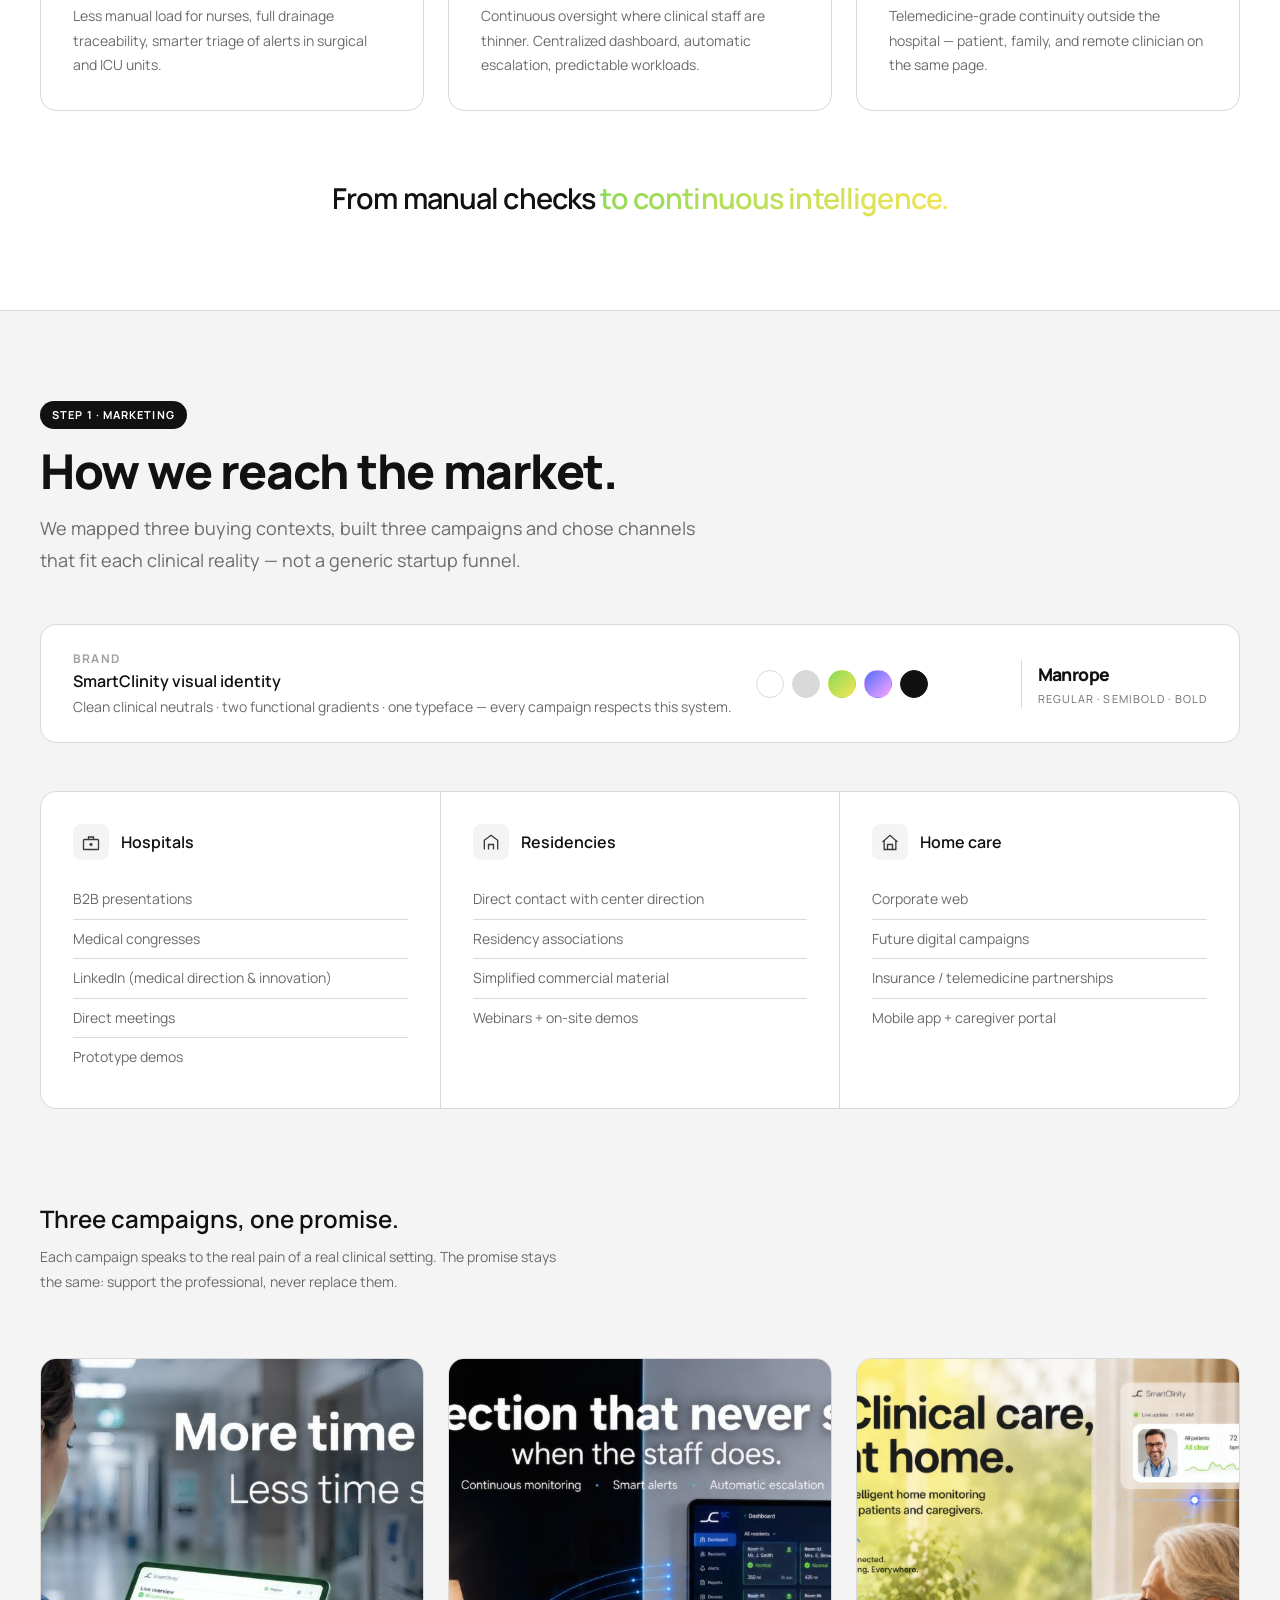
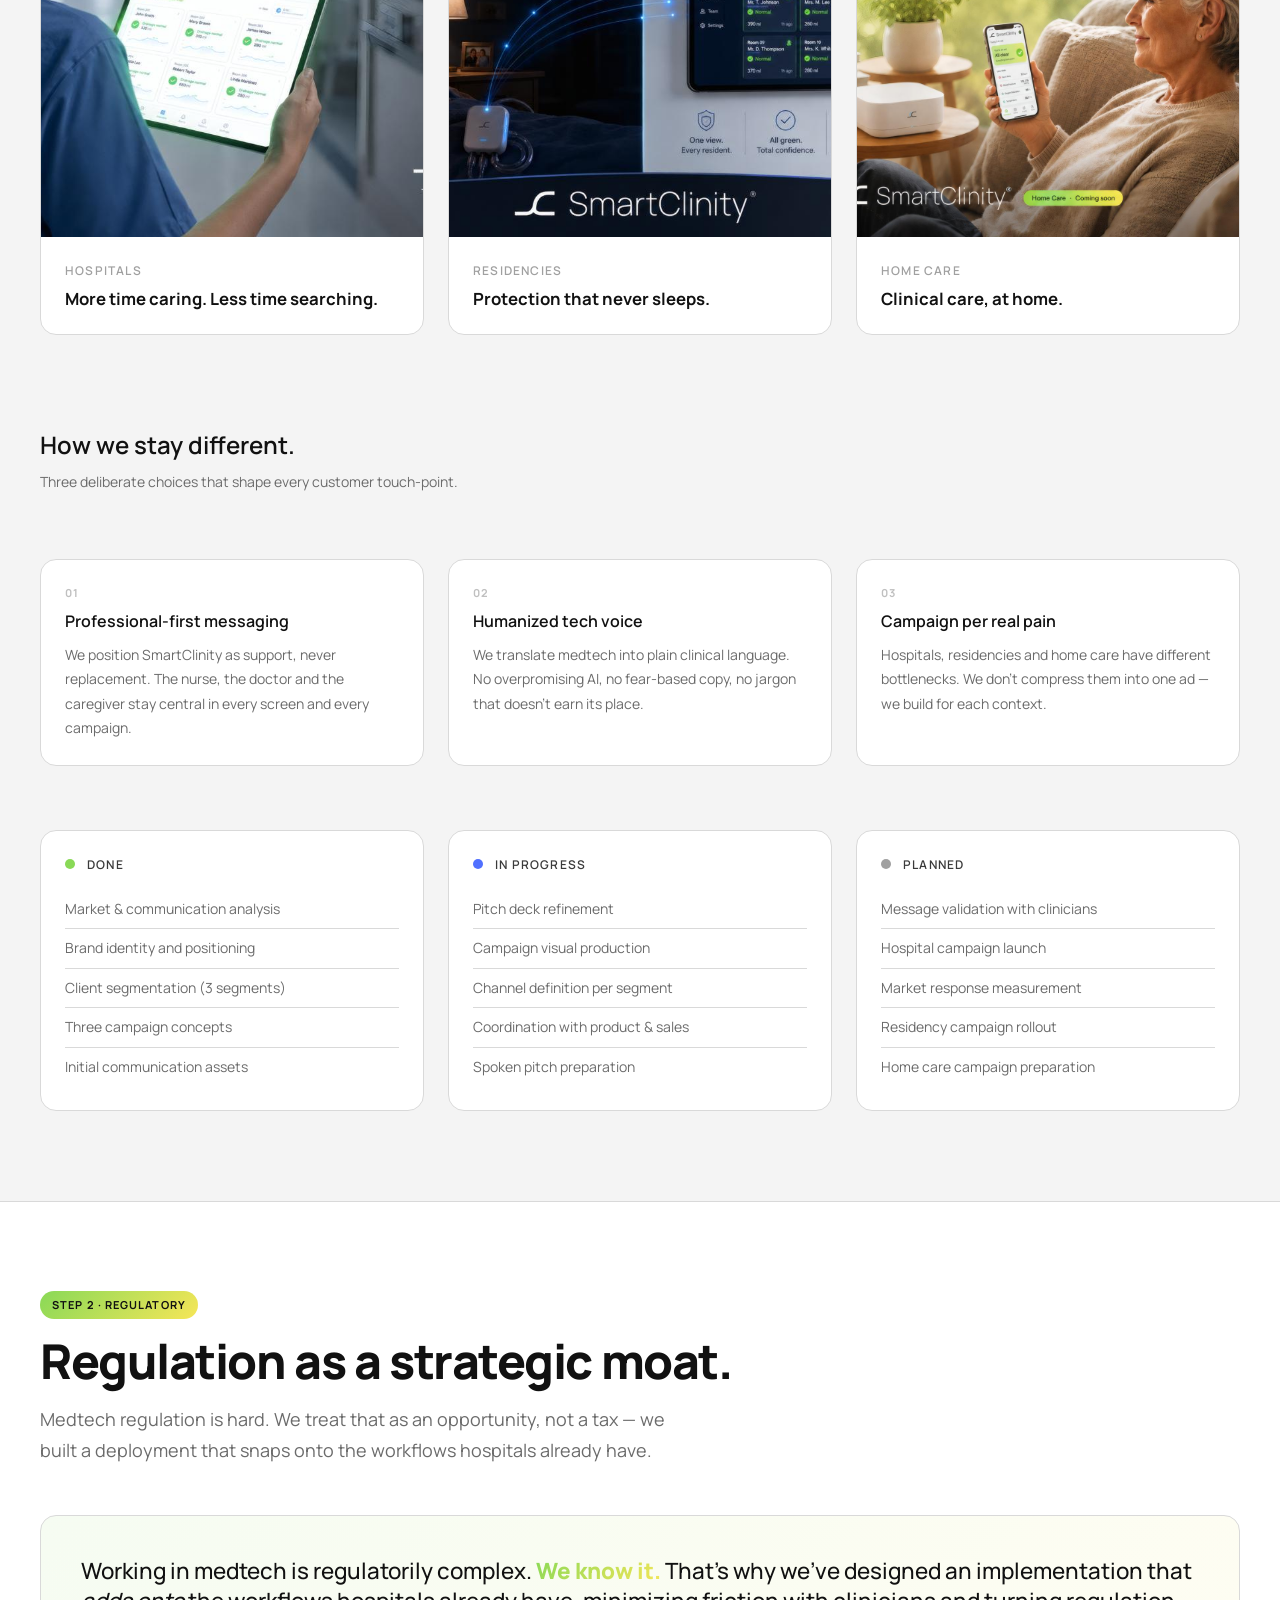
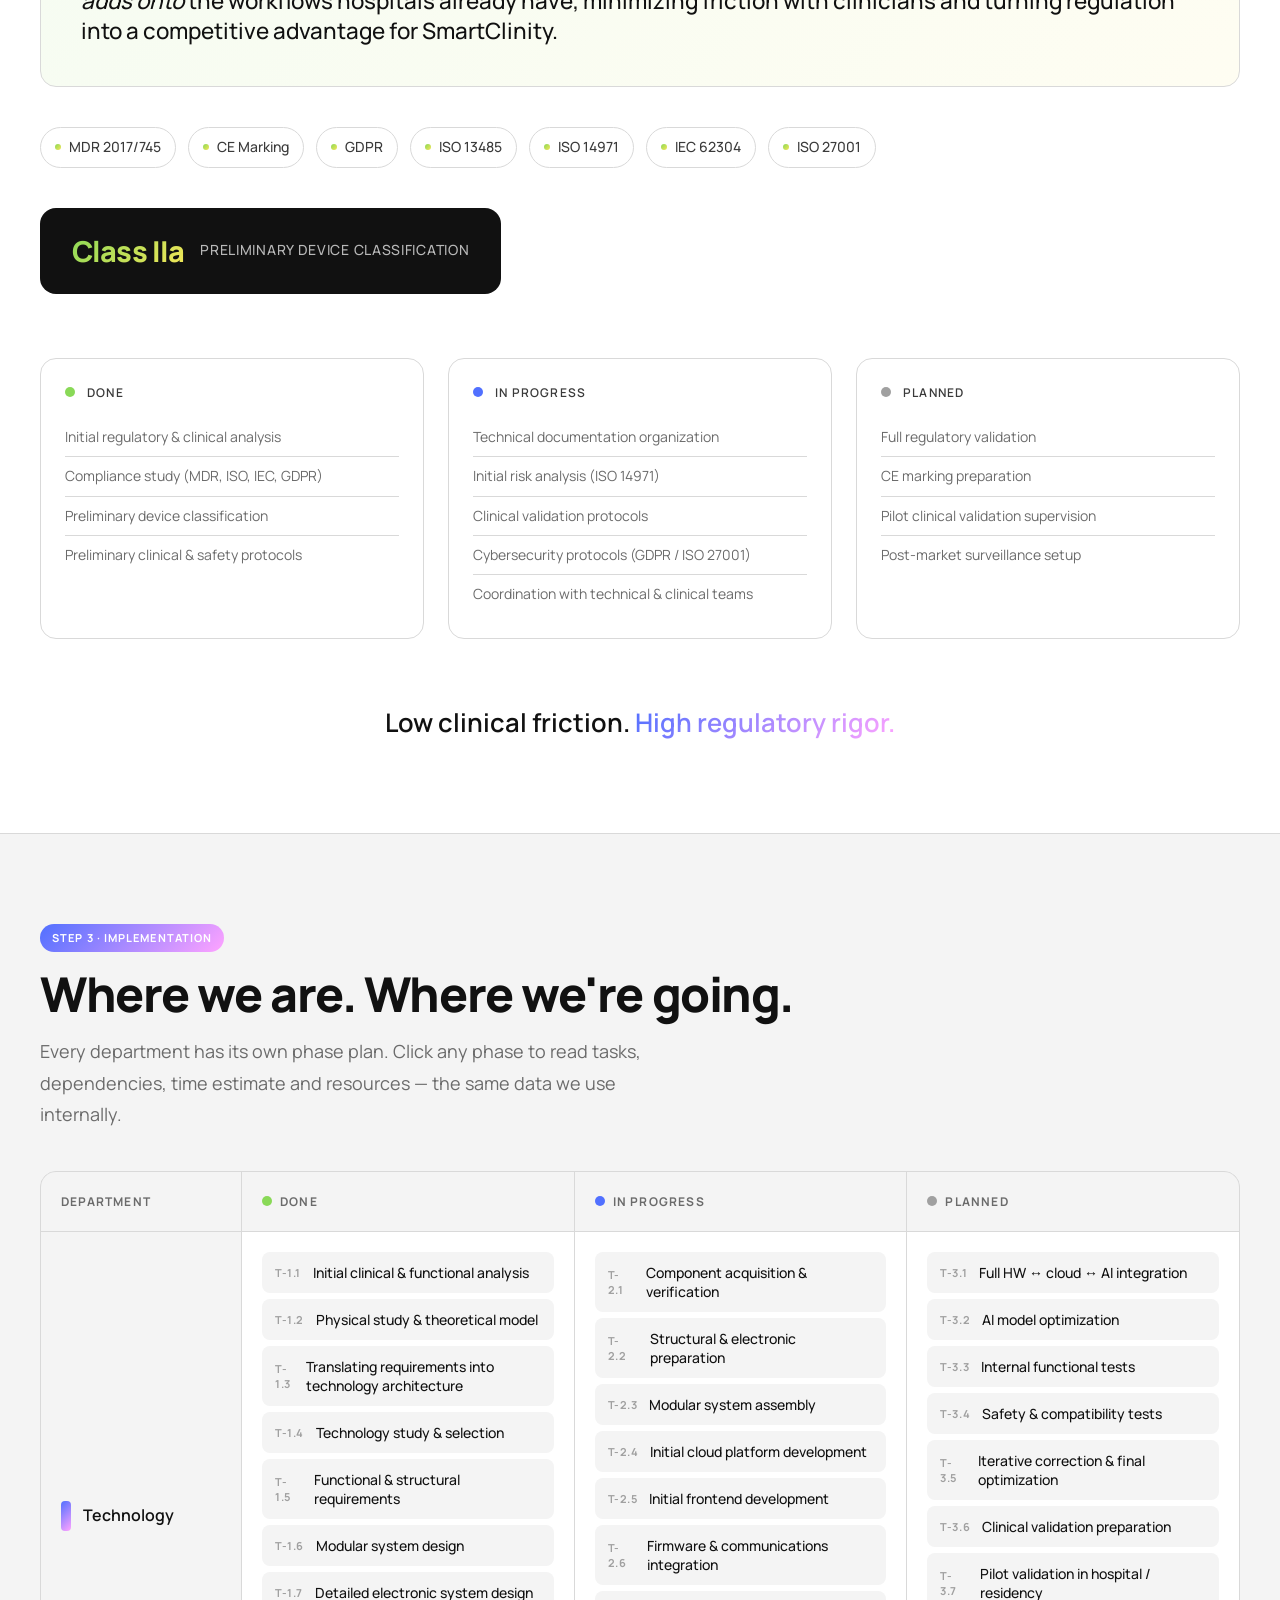
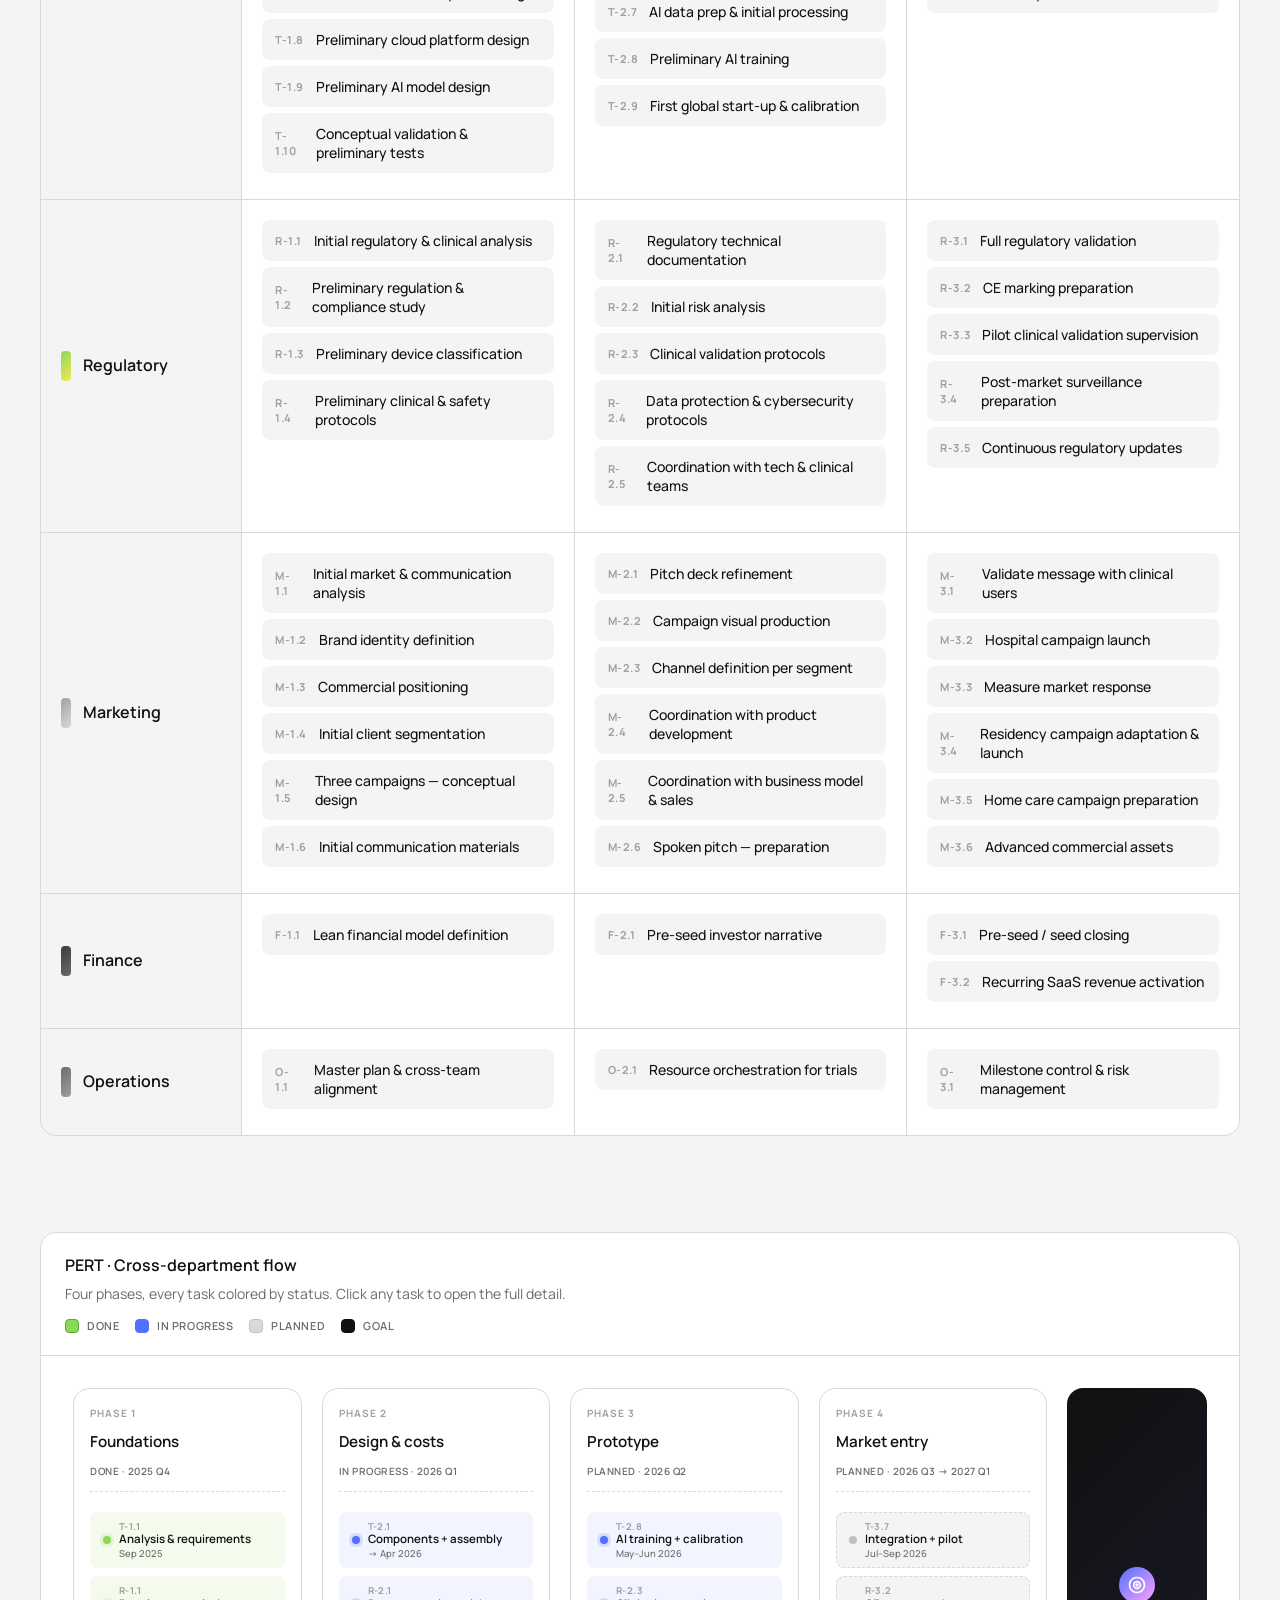
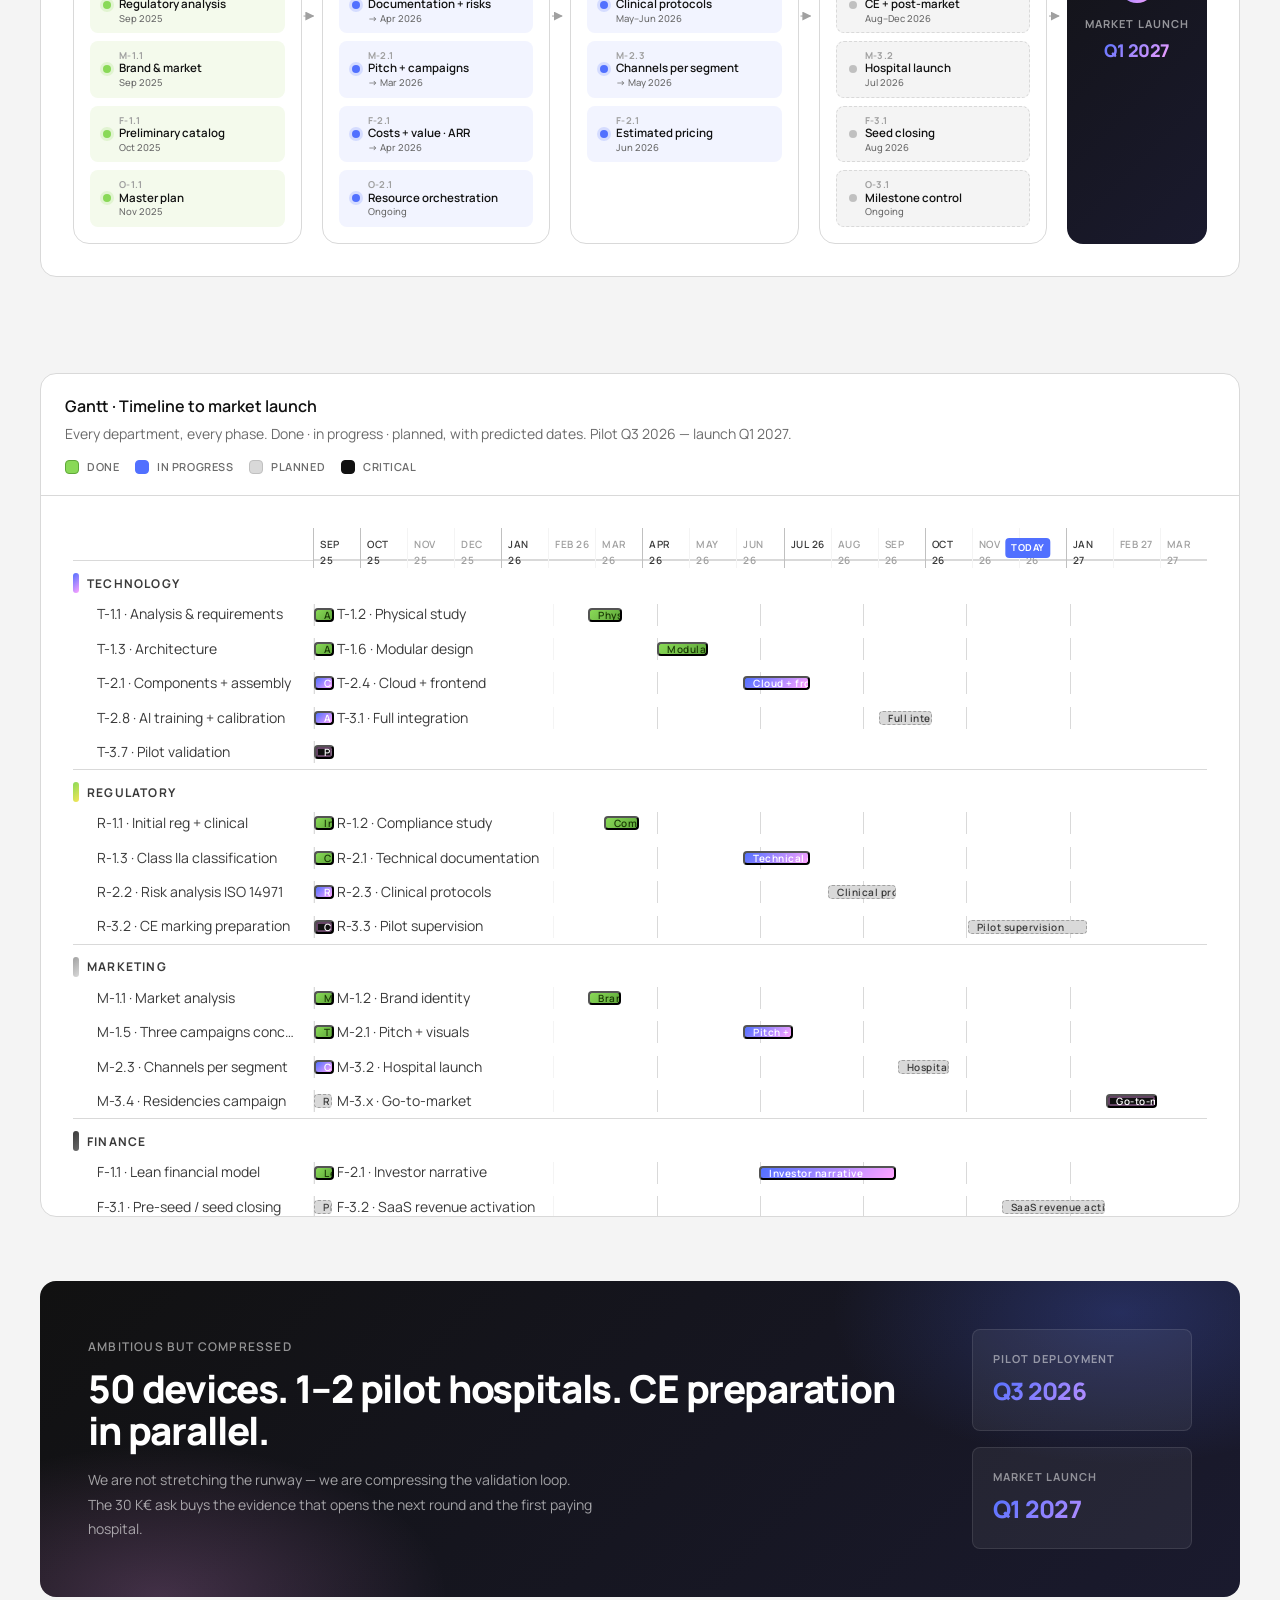
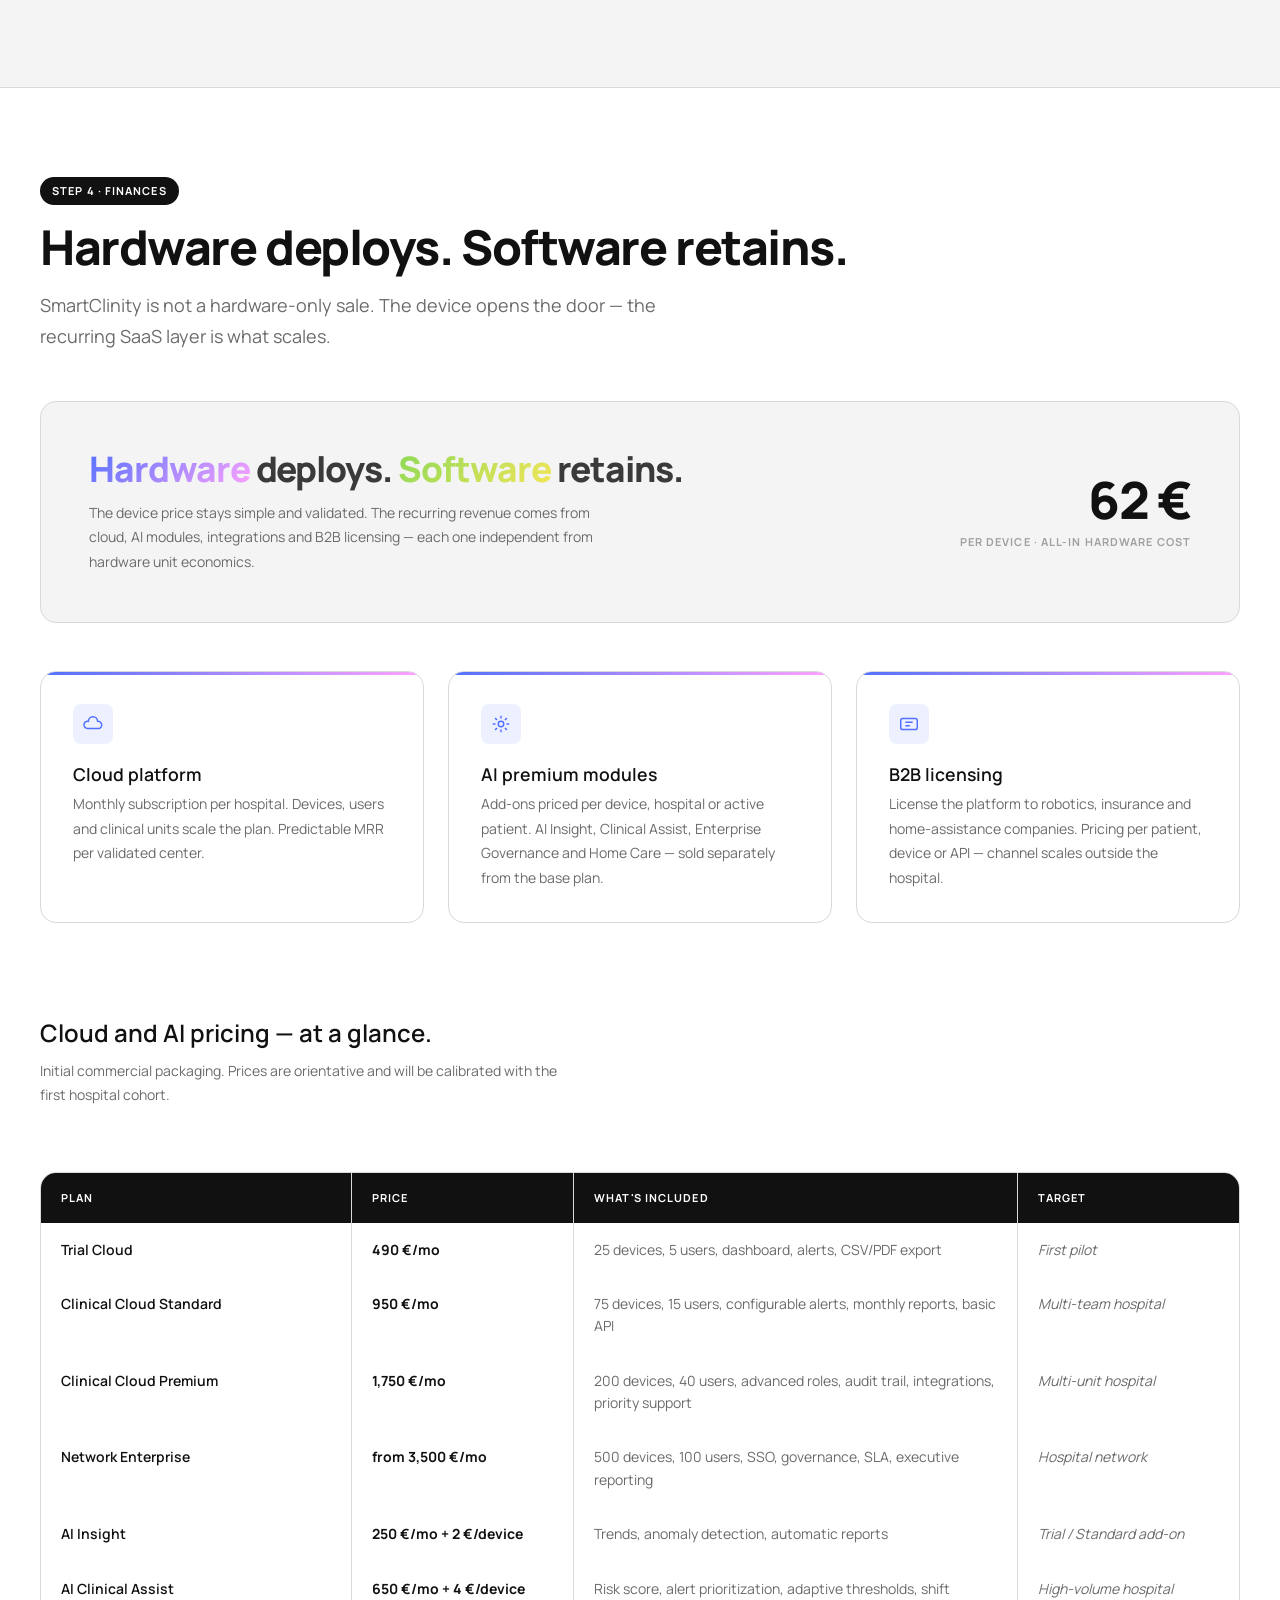
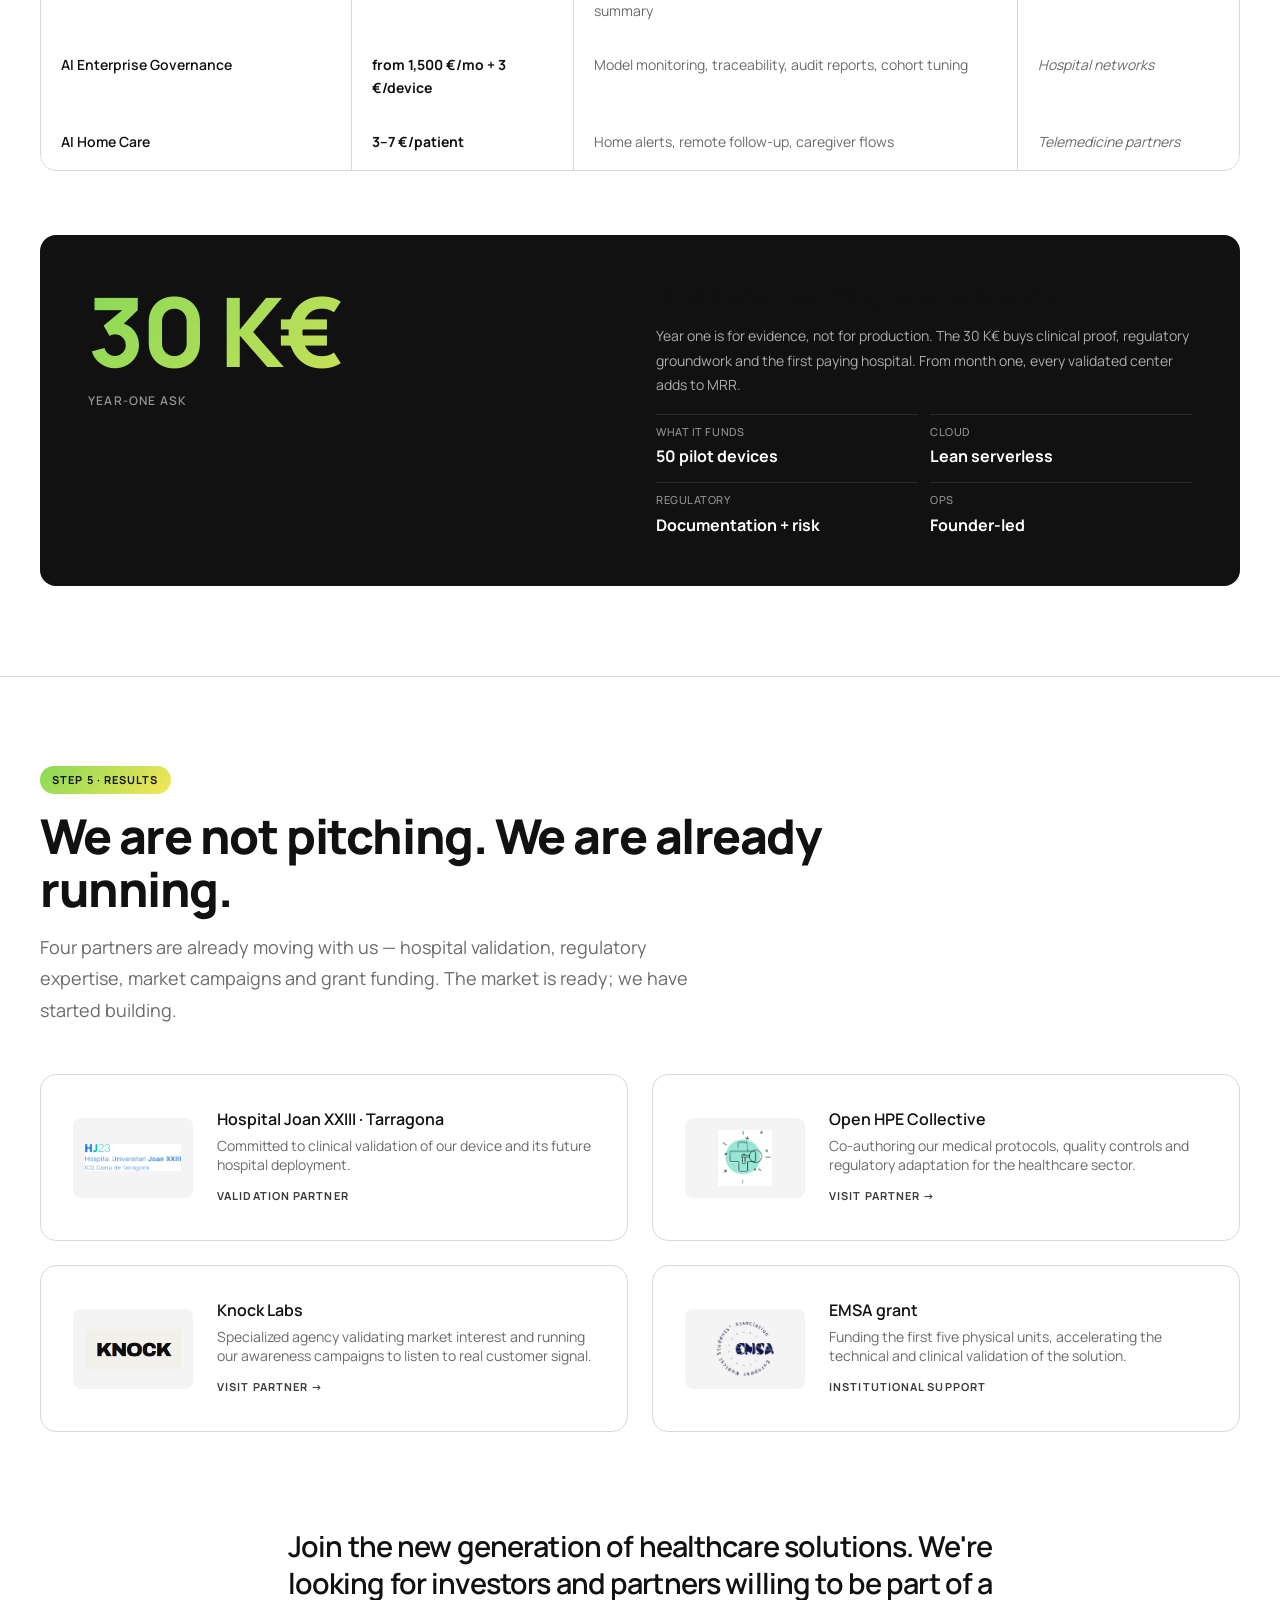
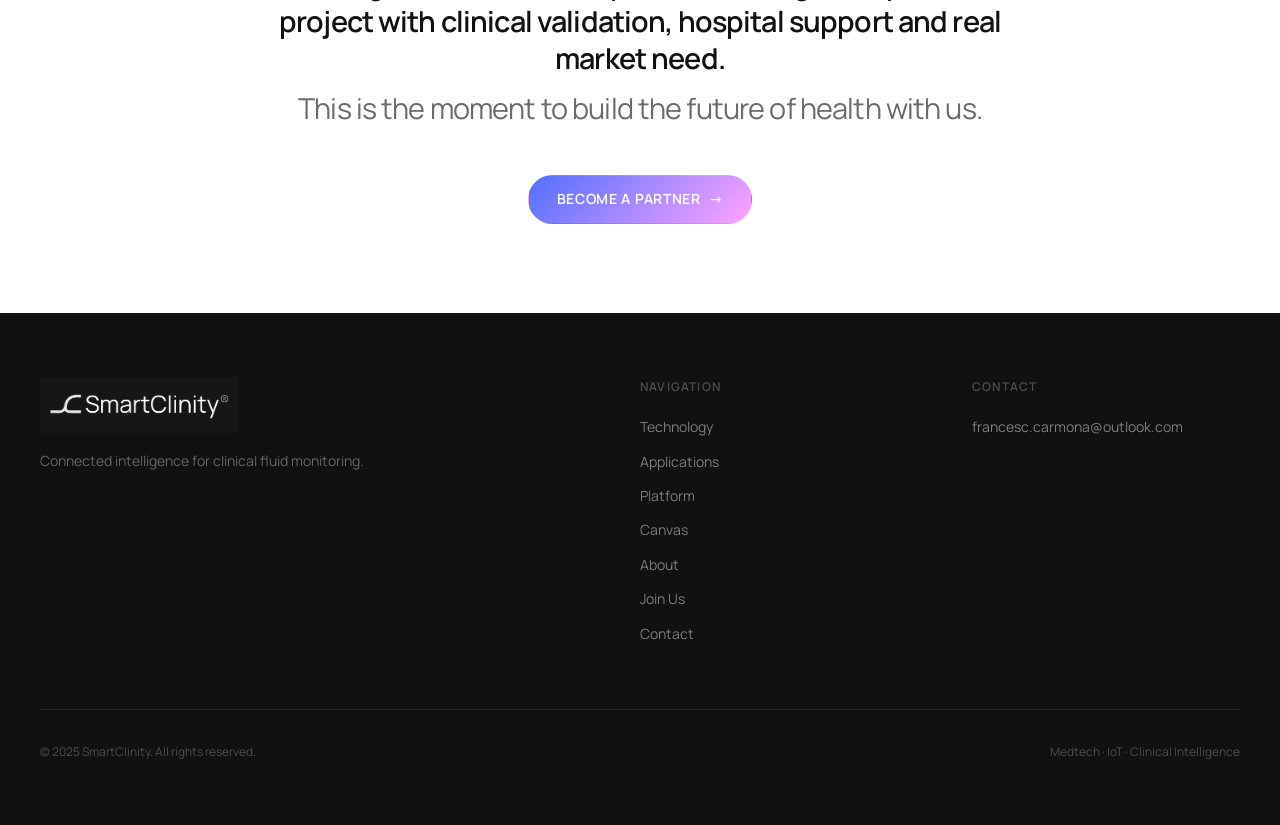
<file: join-us.html>
<!DOCTYPE html>
<html lang="en">
<head>
  <meta charset="UTF-8" />
  <meta name="viewport" content="width=device-width, initial-scale=1.0" />
  <title>Join Us — SmartClinity</title>
  <link rel="icon" type="image/png" href="assets/icons/smartclinity-symbol.png" />
  <link rel="shortcut icon" href="assets/icons/smartclinity-symbol.png" />
  <link rel="apple-touch-icon" href="assets/icons/smartclinity-symbol.png" />
  <meta name="application-name" content="SmartClinity" />
  <meta property="og:site_name" content="SmartClinity" />
  <meta name="apple-mobile-web-app-title" content="SmartClinity" />
  <meta name="description" content="SmartClinity is actively looking for strategic partners. See how we've built the company over the past months and how we plan to reach the market." />
  <link rel="preconnect" href="https://fonts.googleapis.com" />
  <link rel="preconnect" href="https://fonts.gstatic.com" crossorigin />
  <link href="https://fonts.googleapis.com/css2?family=Manrope:wght@300;400;500;600;700;800&display=swap" rel="stylesheet" />
  <link rel="stylesheet" href="css/tokens.css" />
  <link rel="stylesheet" href="css/reset.css" />
  <link rel="stylesheet" href="css/layout.css" />
  <link rel="stylesheet" href="css/animations.css" />
  <link rel="stylesheet" href="css/components.css" />
  <link rel="stylesheet" href="css/join-us.css" />
</head>
<body>

<!-- NAV -->
<nav class="nav" id="main-nav">
  <div class="container">
    <div class="nav__inner">
      <a href="index.html" class="nav__logo"><img src="SímbolSmartClinity_SenseFons.png" alt="SmartClinity" /></a>
      <div class="nav__links">
        <a href="technology.html" class="nav__link">Technology</a>
        <a href="applications.html" class="nav__link">Applications</a>
        <a href="platform.html" class="nav__link">Platform</a>
        <a href="canvas.html" class="nav__link">Canvas</a>
        <a href="about.html" class="nav__link">About</a>
        <a href="join-us.html" class="nav__link active">Join Us</a>
        <a href="contact.html" class="nav__link">Contact</a>
      </div>
      <div class="nav__cta"><a href="contact.html" class="btn btn--primary">Request a Demo</a></div>
      <button class="nav__hamburger" id="hamburger" aria-label="Menu"><span></span><span></span><span></span></button>
    </div>
  </div>
</nav>
<div class="nav__mobile" id="mobile-menu">
  <a href="technology.html" class="nav__link">Technology</a>
  <a href="applications.html" class="nav__link">Applications</a>
  <a href="platform.html" class="nav__link">Platform</a>
  <a href="canvas.html" class="nav__link">Canvas</a>
  <a href="about.html" class="nav__link">About</a>
  <a href="join-us.html" class="nav__link">Join Us</a>
  <a href="contact.html" class="nav__link">Contact</a>
  <a href="contact.html" class="btn btn--primary">Request a Demo</a>
</div>

<!-- ════════════════════════════════════════════════
     HERO — Investor call
     ════════════════════════════════════════════════ -->
<section class="join-hero">
  <div class="join-hero__bg"></div>
  <svg class="join-hero__wave" viewBox="0 0 1440 100" preserveAspectRatio="none" aria-hidden="true">
    <defs>
      <linearGradient id="hero-wave-grad" x1="0" y1="0" x2="1" y2="0">
        <stop offset="0%"  stop-color="#5170ff"/>
        <stop offset="100%" stop-color="#ffa3ff"/>
      </linearGradient>
    </defs>
    <path d="M0,60 Q120,20 240,60 T480,60 T720,60 T960,60 T1200,60 T1440,60" fill="none" stroke="url(#hero-wave-grad)" stroke-width="1.2"/>
  </svg>
  <div class="container">
    <div class="join-hero__inner">
      <div class="join-hero__overline reveal">
        <span class="dot"></span>
        <span>Open Round · Strategic Partners</span>
      </div>
      <h1 class="join-hero__title reveal">
        Do you want to <span class="grad">join us?</span>
      </h1>
      <p class="join-hero__sub reveal">
        We're actively looking for strategic partners. SmartClinity already has clinical validation in motion, hospital backing and an active grant. This page is how we work — and where we go next.
      </p>
      <div class="join-hero__actions reveal">
        <a href="mailto:francesc.carmona@outlook.com?subject=Partner%20interest%20in%20SmartClinity" class="btn btn--gradient-blue">
          Talk to the founders <span class="btn__arrow">→</span>
        </a>
        <a href="#how-we-work" class="btn btn--ghost">
          See how we work
        </a>
      </div>
      <div class="join-hero__stats reveal" aria-label="Traction snapshot">
        <div class="join-hero__stat">
          <div class="join-hero__stat-num">1</div>
          <div class="join-hero__stat-label">Pilot hospital committed</div>
        </div>
        <div class="join-hero__stat">
          <div class="join-hero__stat-num">5</div>
          <div class="join-hero__stat-label">EMSA-funded devices in build</div>
        </div>
        <div class="join-hero__stat">
          <div class="join-hero__stat-num">€30K</div>
          <div class="join-hero__stat-label">Year-one runway target</div>
        </div>
        <div class="join-hero__stat">
          <div class="join-hero__stat-num">Q1 2027</div>
          <div class="join-hero__stat-label">Market launch goal</div>
        </div>
      </div>
    </div>
  </div>
</section>

<!-- ════════════════════════════════════════════════
     STEP 0 — How we work intro
     ════════════════════════════════════════════════ -->
<section class="join-section join-section--white" id="how-we-work">
  <div class="container">
    <div class="reveal">
      <span class="step-marker">Step 0 · Context</span>
      <h2 class="step-title">How do we work? A one-minute view of SmartClinity.</h2>
      <p class="step-lead">
        SmartClinity is a medtech company combining IoT, automation and cloud intelligence to make clinical fluid monitoring continuous, non-invasive and traceable. Two flagship devices, one cloud platform, one product narrative.
      </p>
    </div>

    <div class="idea-arch reveal">
      <div class="arch-node">
        <div class="arch-node__icon" aria-hidden="true">
          <svg width="20" height="20" viewBox="0 0 24 24" fill="none" stroke="currentColor" stroke-width="1.6"><path d="M4 12c2-4 6-4 8 0s6 4 8 0"/></svg>
        </div>
        <div class="arch-node__title">Sensor</div>
        <div class="arch-node__sub">Non-invasive clamp</div>
      </div>
      <div class="arch-node">
        <div class="arch-node__icon" aria-hidden="true">
          <svg width="20" height="20" viewBox="0 0 24 24" fill="none" stroke="currentColor" stroke-width="1.6"><rect x="4" y="6" width="16" height="12" rx="2"/><path d="M9 18v2M15 18v2"/></svg>
        </div>
        <div class="arch-node__title">ESP32-C3</div>
        <div class="arch-node__sub">Edge node</div>
      </div>
      <div class="arch-node">
        <div class="arch-node__icon" aria-hidden="true">
          <svg width="20" height="20" viewBox="0 0 24 24" fill="none" stroke="currentColor" stroke-width="1.6"><path d="M5 12a7 7 0 0 1 14 0M8 14a4 4 0 0 1 8 0M11 16h2"/></svg>
        </div>
        <div class="arch-node__title">Wi-Fi / MQTT</div>
        <div class="arch-node__sub">Secure transport</div>
      </div>
      <div class="arch-node">
        <div class="arch-node__icon" aria-hidden="true">
          <svg width="20" height="20" viewBox="0 0 24 24" fill="none" stroke="currentColor" stroke-width="1.6"><path d="M6 17a4 4 0 1 1 1-7.9A5 5 0 0 1 17 9a4 4 0 0 1 1 8H6Z"/></svg>
        </div>
        <div class="arch-node__title">Cloud</div>
        <div class="arch-node__sub">Storage + AI</div>
      </div>
      <div class="arch-node">
        <div class="arch-node__icon" aria-hidden="true">
          <svg width="20" height="20" viewBox="0 0 24 24" fill="none" stroke="currentColor" stroke-width="1.6"><rect x="3" y="4" width="18" height="13" rx="2"/><path d="M7 21h10M12 17v4"/></svg>
        </div>
        <div class="arch-node__title">Dashboard</div>
        <div class="arch-node__sub">Real-time alerts</div>
      </div>
      <div class="arch-node">
        <div class="arch-node__icon" aria-hidden="true">
          <svg width="20" height="20" viewBox="0 0 24 24" fill="none" stroke="currentColor" stroke-width="1.6"><circle cx="9" cy="8" r="3"/><path d="M3 20a6 6 0 0 1 12 0M16 13a2.5 2.5 0 1 0 0-5M14 20a5 5 0 0 1 8 0"/></svg>
        </div>
        <div class="arch-node__title">Clinical team</div>
        <div class="arch-node__sub">Human-in-the-loop</div>
      </div>
    </div>

    <div class="audience-row">
      <div class="audience-card reveal">
        <div class="audience-card__label">Segment · Now</div>
        <div class="audience-card__title">Hospitals</div>
        <div class="audience-card__desc">Less manual load for nurses, full drainage traceability, smarter triage of alerts in surgical and ICU units.</div>
      </div>
      <div class="audience-card reveal">
        <div class="audience-card__label">Segment · Next</div>
        <div class="audience-card__title">Residencies</div>
        <div class="audience-card__desc">Continuous oversight where clinical staff are thinner. Centralized dashboard, automatic escalation, predictable workloads.</div>
      </div>
      <div class="audience-card reveal">
        <div class="audience-card__label">Segment · Future</div>
        <div class="audience-card__title">Home care</div>
        <div class="audience-card__desc">Telemedicine-grade continuity outside the hospital — patient, family, and remote clinician on the same page.</div>
      </div>
    </div>

    <div class="idea-tagline reveal">
      From manual checks <span class="grad">to continuous intelligence.</span>
    </div>
  </div>
</section>

<!-- ════════════════════════════════════════════════
     STEP 1 — MARKETING
     ════════════════════════════════════════════════ -->
<section class="join-section join-section--grey" id="marketing">
  <div class="container">
    <div class="reveal">
      <span class="step-marker">Step 1 · Marketing</span>
      <h2 class="step-title">How we reach the market.</h2>
      <p class="step-lead">
        We mapped three buying contexts, built three campaigns and chose channels that fit each clinical reality — not a generic startup funnel.
      </p>
    </div>

    <!-- Brand identity recap -->
    <div class="brand-mini reveal" aria-label="SmartClinity brand identity recap">
      <div>
        <div class="brand-mini__label">Brand</div>
        <div class="brand-mini__title">SmartClinity visual identity</div>
        <div class="brand-mini__sub">Clean clinical neutrals · two functional gradients · one typeface — every campaign respects this system.</div>
      </div>
      <div class="brand-mini__swatches" aria-hidden="true">
        <span class="brand-mini__chip brand-mini__chip--white" title="#ffffff"></span>
        <span class="brand-mini__chip brand-mini__chip--grey"  title="#d9d9d9"></span>
        <span class="brand-mini__chip brand-mini__chip--green" title="Green gradient · life, care"></span>
        <span class="brand-mini__chip brand-mini__chip--blue"  title="Blue→pink gradient · cloud, AI"></span>
        <span class="brand-mini__chip brand-mini__chip--black" title="Functional black"></span>
      </div>
      <div class="brand-mini__type">
        Manrope
        <span>Regular · Semibold · Bold</span>
      </div>
    </div>

    <!-- Channels grid -->
    <div class="channels-grid reveal" aria-label="Channels per segment">
      <div class="channel-col">
        <div class="channel-col__head">
          <div class="channel-col__icon">
            <svg width="20" height="20" viewBox="0 0 24 24" fill="none" stroke="currentColor" stroke-width="1.6"><rect x="3" y="9" width="18" height="12" rx="1"/><path d="M9 9V6h6v3M12 13v4M10 15h4"/></svg>
          </div>
          <div class="channel-col__name">Hospitals</div>
        </div>
        <ul class="channel-col__list">
          <li>B2B presentations</li>
          <li>Medical congresses</li>
          <li>LinkedIn (medical direction & innovation)</li>
          <li>Direct meetings</li>
          <li>Prototype demos</li>
        </ul>
      </div>
      <div class="channel-col">
        <div class="channel-col__head">
          <div class="channel-col__icon">
            <svg width="20" height="20" viewBox="0 0 24 24" fill="none" stroke="currentColor" stroke-width="1.6"><path d="M4 21V10l8-6 8 6v11"/><path d="M9 21v-6h6v6"/></svg>
          </div>
          <div class="channel-col__name">Residencies</div>
        </div>
        <ul class="channel-col__list">
          <li>Direct contact with center direction</li>
          <li>Residency associations</li>
          <li>Simplified commercial material</li>
          <li>Webinars + on-site demos</li>
        </ul>
      </div>
      <div class="channel-col">
        <div class="channel-col__head">
          <div class="channel-col__icon">
            <svg width="20" height="20" viewBox="0 0 24 24" fill="none" stroke="currentColor" stroke-width="1.6"><path d="M3 12l9-8 9 8"/><path d="M5 10v11h14V10M9 21v-6h6v6"/></svg>
          </div>
          <div class="channel-col__name">Home care</div>
        </div>
        <ul class="channel-col__list">
          <li>Corporate web</li>
          <li>Future digital campaigns</li>
          <li>Insurance / telemedicine partnerships</li>
          <li>Mobile app + caregiver portal</li>
        </ul>
      </div>
    </div>

    <!-- Three campaigns -->
    <div class="reveal" style="margin-top: var(--space-96);">
      <h3 style="font-size:var(--fs-h3); font-weight:var(--fw-semibold); color:var(--grey-900); margin-bottom: var(--space-12);">Three campaigns, one promise.</h3>
      <p style="font-size:var(--fs-small); color:var(--grey-500); max-width:60ch;">Each campaign speaks to the real pain of a real clinical setting. The promise stays the same: support the professional, never replace them.</p>
    </div>
    <div class="campaigns-grid">
      <article class="campaign-card reveal" data-lightbox
               data-src="assets/join-us/campaign-hospitals.jpeg"
               data-seg="Hospitals" data-tag="More time caring. Less time searching."
               tabindex="0" role="button" aria-label="Open hospitals campaign in full size">
        <div class="campaign-card__img">
          <img src="assets/join-us/campaign-hospitals.jpeg" alt="Hospitals campaign creative">
          <span class="campaign-card__zoom" aria-hidden="true">
            <svg width="16" height="16" viewBox="0 0 24 24" fill="none" stroke="currentColor" stroke-width="2"><circle cx="11" cy="11" r="7"/><path d="M21 21l-5-5M8 11h6M11 8v6"/></svg>
          </span>
        </div>
        <div class="campaign-card__body">
          <div class="campaign-card__seg">Hospitals</div>
          <div class="campaign-card__tag">More time caring. Less time searching.</div>
        </div>
      </article>
      <article class="campaign-card reveal" data-lightbox
               data-src="assets/join-us/campaign-residencies.jpeg"
               data-seg="Residencies" data-tag="Protection that never sleeps."
               tabindex="0" role="button" aria-label="Open residencies campaign in full size">
        <div class="campaign-card__img">
          <img src="assets/join-us/campaign-residencies.jpeg" alt="Residencies campaign creative">
          <span class="campaign-card__zoom" aria-hidden="true">
            <svg width="16" height="16" viewBox="0 0 24 24" fill="none" stroke="currentColor" stroke-width="2"><circle cx="11" cy="11" r="7"/><path d="M21 21l-5-5M8 11h6M11 8v6"/></svg>
          </span>
        </div>
        <div class="campaign-card__body">
          <div class="campaign-card__seg">Residencies</div>
          <div class="campaign-card__tag">Protection that never sleeps.</div>
        </div>
      </article>
      <article class="campaign-card reveal" data-lightbox
               data-src="assets/join-us/campaign-homecare.jpeg"
               data-seg="Home care" data-tag="Clinical care, at home."
               tabindex="0" role="button" aria-label="Open home care campaign in full size">
        <div class="campaign-card__img">
          <img src="assets/join-us/campaign-homecare.jpeg" alt="Home care campaign creative">
          <span class="campaign-card__zoom" aria-hidden="true">
            <svg width="16" height="16" viewBox="0 0 24 24" fill="none" stroke="currentColor" stroke-width="2"><circle cx="11" cy="11" r="7"/><path d="M21 21l-5-5M8 11h6M11 8v6"/></svg>
          </span>
        </div>
        <div class="campaign-card__body">
          <div class="campaign-card__seg">Home care</div>
          <div class="campaign-card__tag">Clinical care, at home.</div>
        </div>
      </article>
    </div>

    <!-- Differentiation -->
    <div class="reveal" style="margin-top: var(--space-96);">
      <h3 style="font-size:var(--fs-h3); font-weight:var(--fw-semibold); color:var(--grey-900); margin-bottom: var(--space-12);">How we stay different.</h3>
      <p style="font-size:var(--fs-small); color:var(--grey-500); max-width:60ch;">Three deliberate choices that shape every customer touch-point.</p>
    </div>
    <div class="diff-row">
      <div class="diff-card reveal">
        <div class="diff-card__num">01</div>
        <div class="diff-card__title">Professional-first messaging</div>
        <div class="diff-card__desc">We position SmartClinity as support, never replacement. The nurse, the doctor and the caregiver stay central in every screen and every campaign.</div>
      </div>
      <div class="diff-card reveal">
        <div class="diff-card__num">02</div>
        <div class="diff-card__title">Humanized tech voice</div>
        <div class="diff-card__desc">We translate medtech into plain clinical language. No overpromising AI, no fear-based copy, no jargon that doesn't earn its place.</div>
      </div>
      <div class="diff-card reveal">
        <div class="diff-card__num">03</div>
        <div class="diff-card__title">Campaign per real pain</div>
        <div class="diff-card__desc">Hospitals, residencies and home care have different bottlenecks. We don't compress them into one ad — we build for each context.</div>
      </div>
    </div>

    <!-- Mini timeline -->
    <div class="phase-mini">
      <div class="phase-mini__col reveal">
        <div class="phase-mini__head"><span class="phase-mini__dot phase-mini__dot--done"></span> Done</div>
        <ul class="phase-mini__list">
          <li>Market & communication analysis</li>
          <li>Brand identity and positioning</li>
          <li>Client segmentation (3 segments)</li>
          <li>Three campaign concepts</li>
          <li>Initial communication assets</li>
        </ul>
      </div>
      <div class="phase-mini__col reveal">
        <div class="phase-mini__head"><span class="phase-mini__dot phase-mini__dot--prog"></span> In progress</div>
        <ul class="phase-mini__list">
          <li>Pitch deck refinement</li>
          <li>Campaign visual production</li>
          <li>Channel definition per segment</li>
          <li>Coordination with product & sales</li>
          <li>Spoken pitch preparation</li>
        </ul>
      </div>
      <div class="phase-mini__col reveal">
        <div class="phase-mini__head"><span class="phase-mini__dot phase-mini__dot--futur"></span> Planned</div>
        <ul class="phase-mini__list">
          <li>Message validation with clinicians</li>
          <li>Hospital campaign launch</li>
          <li>Market response measurement</li>
          <li>Residency campaign rollout</li>
          <li>Home care campaign preparation</li>
        </ul>
      </div>
    </div>
  </div>
</section>

<!-- ════════════════════════════════════════════════
     STEP 2 — REGULATORY AFFAIRS
     ════════════════════════════════════════════════ -->
<section class="join-section join-section--white" id="regulatory">
  <div class="container">
    <div class="reveal">
      <span class="step-marker step-marker--grad-green">Step 2 · Regulatory</span>
      <h2 class="step-title">Regulation as a strategic moat.</h2>
      <p class="step-lead">
        Medtech regulation is hard. We treat that as an opportunity, not a tax — we built a deployment that snaps onto the workflows hospitals already have.
      </p>
    </div>

    <div class="reg-quote reveal">
      Working in medtech is regulatorily complex. <strong>We know it.</strong> That's why we've designed an implementation that <em>adds onto</em> the workflows hospitals already have, minimizing friction with clinicians and turning regulation into a competitive advantage for SmartClinity.
    </div>

    <div class="reg-badges reveal" aria-label="Regulatory frameworks mapped">
      <span class="reg-badge">MDR 2017/745</span>
      <span class="reg-badge">CE Marking</span>
      <span class="reg-badge">GDPR</span>
      <span class="reg-badge">ISO 13485</span>
      <span class="reg-badge">ISO 14971</span>
      <span class="reg-badge">IEC 62304</span>
      <span class="reg-badge">ISO 27001</span>
    </div>

    <div class="reg-class reveal">
      <div>
        <div class="reg-class__num">Class IIa</div>
      </div>
      <div class="reg-class__txt">Preliminary device classification</div>
    </div>

    <div class="phase-mini">
      <div class="phase-mini__col reveal">
        <div class="phase-mini__head"><span class="phase-mini__dot phase-mini__dot--done"></span> Done</div>
        <ul class="phase-mini__list">
          <li>Initial regulatory & clinical analysis</li>
          <li>Compliance study (MDR, ISO, IEC, GDPR)</li>
          <li>Preliminary device classification</li>
          <li>Preliminary clinical & safety protocols</li>
        </ul>
      </div>
      <div class="phase-mini__col reveal">
        <div class="phase-mini__head"><span class="phase-mini__dot phase-mini__dot--prog"></span> In progress</div>
        <ul class="phase-mini__list">
          <li>Technical documentation organization</li>
          <li>Initial risk analysis (ISO 14971)</li>
          <li>Clinical validation protocols</li>
          <li>Cybersecurity protocols (GDPR / ISO 27001)</li>
          <li>Coordination with technical & clinical teams</li>
        </ul>
      </div>
      <div class="phase-mini__col reveal">
        <div class="phase-mini__head"><span class="phase-mini__dot phase-mini__dot--futur"></span> Planned</div>
        <ul class="phase-mini__list">
          <li>Full regulatory validation</li>
          <li>CE marking preparation</li>
          <li>Pilot clinical validation supervision</li>
          <li>Post-market surveillance setup</li>
        </ul>
      </div>
    </div>

    <div class="reg-tagline reveal">
      Low clinical friction. <span class="grad">High regulatory rigor.</span>
    </div>
  </div>
</section>

<!-- ════════════════════════════════════════════════
     STEP 3 — IMPLEMENTATION
     ════════════════════════════════════════════════ -->
<section class="join-section join-section--grey" id="implementation">
  <div class="container">
    <div class="reveal">
      <span class="step-marker step-marker--grad-blue">Step 3 · Implementation</span>
      <h2 class="step-title">Where we are. Where we're going.</h2>
      <p class="step-lead">
        Every department has its own phase plan. Click any phase to read tasks, dependencies, time estimate and resources — the same data we use internally.
      </p>
    </div>

    <!-- Phase board (always visible, primary interactive view) -->
    <div class="impl-view reveal" data-view="board" aria-label="Phase board" style="margin-top: var(--space-40);">
      <div id="phase-board" class="phase-board" aria-live="polite"></div>
    </div>

    <!-- Stacked custom diagrams: PERT + Gantt rendered from phases.json -->
    <div class="impl-stack">

      <!-- PERT -->
      <div id="custom-pert" class="diagram-card reveal">
        <div class="diagram-card__head">
          <div>
            <div class="diagram-card__title">PERT · Cross-department flow</div>
            <div class="diagram-card__sub">Four phases, every task colored by status. Click any task to open the full detail.</div>
            <div class="diagram-legend">
              <span class="diagram-legend__item"><span class="diagram-legend__swatch diagram-legend__swatch--done"></span>Done</span>
              <span class="diagram-legend__item"><span class="diagram-legend__swatch diagram-legend__swatch--prog"></span>In progress</span>
              <span class="diagram-legend__item"><span class="diagram-legend__swatch diagram-legend__swatch--futur"></span>Planned</span>
              <span class="diagram-legend__item"><span class="diagram-legend__swatch diagram-legend__swatch--crit"></span>Goal</span>
            </div>
          </div>
        </div>
        <div class="diagram-card__body">
          <div id="pert-canvas" class="pert-canvas"></div>
        </div>
      </div>

      <!-- Gantt -->
      <div id="custom-gantt" class="diagram-card reveal">
        <div class="diagram-card__head">
          <div>
            <div class="diagram-card__title">Gantt · Timeline to market launch</div>
            <div class="diagram-card__sub">Every department, every phase. Done · in progress · planned, with predicted dates. Pilot Q3 2026 — launch Q1 2027.</div>
            <div class="diagram-legend">
              <span class="diagram-legend__item"><span class="diagram-legend__swatch diagram-legend__swatch--done"></span>Done</span>
              <span class="diagram-legend__item"><span class="diagram-legend__swatch diagram-legend__swatch--prog"></span>In progress</span>
              <span class="diagram-legend__item"><span class="diagram-legend__swatch diagram-legend__swatch--futur"></span>Planned</span>
              <span class="diagram-legend__item"><span class="diagram-legend__swatch diagram-legend__swatch--crit"></span>Critical</span>
            </div>
          </div>
        </div>
        <div class="diagram-card__body">
          <div id="gantt-canvas" class="gantt-canvas"></div>
        </div>
      </div>

    </div>

    <!-- Launch banner -->
    <div class="launch-banner reveal">
      <div class="launch-banner__inner">
        <div>
          <div class="launch-banner__label">Ambitious but compressed</div>
          <div class="launch-banner__title">50 devices. 1–2 pilot hospitals. CE preparation in parallel.</div>
          <p class="launch-banner__sub">We are not stretching the runway — we are compressing the validation loop. The 30 K€ ask buys the evidence that opens the next round and the first paying hospital.</p>
        </div>
        <div class="launch-banner__dates">
          <div class="launch-banner__date">
            <div class="launch-banner__date-label">Pilot deployment</div>
            <div class="launch-banner__date-val">Q3 2026</div>
          </div>
          <div class="launch-banner__date">
            <div class="launch-banner__date-label">Market launch</div>
            <div class="launch-banner__date-val">Q1 2027</div>
          </div>
        </div>
      </div>
    </div>
  </div>
</section>

<!-- ════════════════════════════════════════════════
     STEP 4 — FINANCES
     ════════════════════════════════════════════════ -->
<section class="join-section join-section--white" id="finances">
  <div class="container">
    <div class="reveal">
      <span class="step-marker">Step 4 · Finances</span>
      <h2 class="step-title">Hardware deploys. Software retains.</h2>
      <p class="step-lead">
        SmartClinity is not a hardware-only sale. The device opens the door — the recurring SaaS layer is what scales.
      </p>
    </div>

    <div class="fin-banner reveal">
      <div>
        <div class="fin-banner__lema">
          <span class="grad-blue">Hardware</span> deploys.
          <span class="grad-green">Software</span> retains.
        </div>
        <p class="fin-banner__sub">
          The device price stays simple and validated. The recurring revenue comes from cloud, AI modules, integrations and B2B licensing — each one independent from hardware unit economics.
        </p>
      </div>
      <div class="fin-banner__price">
        <div class="fin-banner__price-num">62 €</div>
        <div class="fin-banner__price-label">Per device · all-in hardware cost</div>
      </div>
    </div>

    <div class="saas-layers">
      <div class="saas-layer reveal">
        <div class="saas-layer__icon">
          <svg width="22" height="22" viewBox="0 0 24 24" fill="none" stroke="currentColor" stroke-width="1.6"><path d="M6 17a4 4 0 1 1 1-7.9A5 5 0 0 1 17 9a4 4 0 0 1 1 8H6Z"/></svg>
        </div>
        <h3>Cloud platform</h3>
        <p>Monthly subscription per hospital. Devices, users and clinical units scale the plan. Predictable MRR per validated center.</p>
      </div>
      <div class="saas-layer reveal">
        <div class="saas-layer__icon">
          <svg width="22" height="22" viewBox="0 0 24 24" fill="none" stroke="currentColor" stroke-width="1.6"><circle cx="12" cy="12" r="3"/><path d="M3 12h3M18 12h3M12 3v3M12 18v3M5.6 5.6l2.1 2.1M16.3 16.3l2.1 2.1M5.6 18.4l2.1-2.1M16.3 7.7l2.1-2.1"/></svg>
        </div>
        <h3>AI premium modules</h3>
        <p>Add-ons priced per device, hospital or active patient. AI Insight, Clinical Assist, Enterprise Governance and Home Care — sold separately from the base plan.</p>
      </div>
      <div class="saas-layer reveal">
        <div class="saas-layer__icon">
          <svg width="22" height="22" viewBox="0 0 24 24" fill="none" stroke="currentColor" stroke-width="1.6"><rect x="3" y="6" width="18" height="12" rx="2"/><path d="M8 10h8M8 14h5"/></svg>
        </div>
        <h3>B2B licensing</h3>
        <p>License the platform to robotics, insurance and home-assistance companies. Pricing per patient, device or API — channel scales outside the hospital.</p>
      </div>
    </div>

    <!-- Pricing tiers -->
    <div class="reveal" style="margin-top: var(--space-96);">
      <h3 style="font-size:var(--fs-h3); font-weight:var(--fw-semibold); color:var(--grey-900); margin-bottom: var(--space-12);">Cloud and AI pricing — at a glance.</h3>
      <p style="font-size:var(--fs-small); color:var(--grey-500); max-width:60ch;">Initial commercial packaging. Prices are orientative and will be calibrated with the first hospital cohort.</p>
    </div>
    <div class="pricing-table reveal" aria-label="Cloud and AI pricing plans">
      <div class="pricing-row pricing-row--head">
        <div>Plan</div><div>Price</div><div>What's included</div><div>Target</div>
      </div>
      <div class="pricing-row">
        <div class="pricing-row__plan">Trial Cloud</div>
        <div class="pricing-row__price">490 €/mo</div>
        <div class="pricing-row__inc">25 devices, 5 users, dashboard, alerts, CSV/PDF export</div>
        <div class="pricing-row__target">First pilot</div>
      </div>
      <div class="pricing-row">
        <div class="pricing-row__plan">Clinical Cloud Standard</div>
        <div class="pricing-row__price">950 €/mo</div>
        <div class="pricing-row__inc">75 devices, 15 users, configurable alerts, monthly reports, basic API</div>
        <div class="pricing-row__target">Multi-team hospital</div>
      </div>
      <div class="pricing-row">
        <div class="pricing-row__plan">Clinical Cloud Premium</div>
        <div class="pricing-row__price">1,750 €/mo</div>
        <div class="pricing-row__inc">200 devices, 40 users, advanced roles, audit trail, integrations, priority support</div>
        <div class="pricing-row__target">Multi-unit hospital</div>
      </div>
      <div class="pricing-row">
        <div class="pricing-row__plan">Network Enterprise</div>
        <div class="pricing-row__price">from 3,500 €/mo</div>
        <div class="pricing-row__inc">500 devices, 100 users, SSO, governance, SLA, executive reporting</div>
        <div class="pricing-row__target">Hospital network</div>
      </div>
      <div class="pricing-row">
        <div class="pricing-row__plan">AI Insight</div>
        <div class="pricing-row__price">250 €/mo + 2 €/device</div>
        <div class="pricing-row__inc">Trends, anomaly detection, automatic reports</div>
        <div class="pricing-row__target">Trial / Standard add-on</div>
      </div>
      <div class="pricing-row">
        <div class="pricing-row__plan">AI Clinical Assist</div>
        <div class="pricing-row__price">650 €/mo + 4 €/device</div>
        <div class="pricing-row__inc">Risk score, alert prioritization, adaptive thresholds, shift summary</div>
        <div class="pricing-row__target">High-volume hospital</div>
      </div>
      <div class="pricing-row">
        <div class="pricing-row__plan">AI Enterprise Governance</div>
        <div class="pricing-row__price">from 1,500 €/mo + 3 €/device</div>
        <div class="pricing-row__inc">Model monitoring, traceability, audit reports, cohort tuning</div>
        <div class="pricing-row__target">Hospital networks</div>
      </div>
      <div class="pricing-row">
        <div class="pricing-row__plan">AI Home Care</div>
        <div class="pricing-row__price">3–7 €/patient</div>
        <div class="pricing-row__inc">Home alerts, remote follow-up, caregiver flows</div>
        <div class="pricing-row__target">Telemedicine partners</div>
      </div>
    </div>

    <!-- Ask -->
    <div class="ask-block reveal">
      <div>
        <div class="ask-block__num">30 K€</div>
        <div class="ask-block__label">Year-one ask</div>
      </div>
      <div class="ask-block__copy">
        <h3>To validate. Recurring revenue to scale.</h3>
        <p>Year one is for evidence, not for production. The 30 K€ buys clinical proof, regulatory groundwork and the first paying hospital. From month one, every validated center adds to MRR.</p>
        <ul class="ask-block__split">
          <li>What it funds<strong>50 pilot devices</strong></li>
          <li>Cloud<strong>Lean serverless</strong></li>
          <li>Regulatory<strong>Documentation + risk</strong></li>
          <li>Ops<strong>Founder-led</strong></li>
        </ul>
      </div>
    </div>
  </div>
</section>

<!-- ════════════════════════════════════════════════
     STEP 5 — RESULTS
     ════════════════════════════════════════════════ -->
<section class="join-section join-section--white join-section--last" id="results">
  <div class="container">
    <div class="reveal">
      <span class="step-marker step-marker--grad-green">Step 5 · Results</span>
      <h2 class="step-title">We are not pitching. We are already running.</h2>
      <p class="step-lead">
        Four partners are already moving with us — hospital validation, regulatory expertise, market campaigns and grant funding. The market is ready; we have started building.
      </p>
    </div>

    <div class="partners-grid">
      <article class="partner-card reveal">
        <div class="partner-card__logo">
          <img src="assets/join-us/HospitalJoanXXIII.png" alt="Hospital Joan XXIII Tarragona logo">
        </div>
        <div class="partner-card__body">
          <div class="partner-card__name">Hospital Joan XXIII · Tarragona</div>
          <div class="partner-card__role">Committed to clinical validation of our device and its future hospital deployment.</div>
          <span class="partner-card__link">Validation partner</span>
        </div>
      </article>

      <article class="partner-card reveal">
        <div class="partner-card__logo">
          <img src="assets/join-us/OpenHPEcollective.png" alt="Open HPE Collective logo">
        </div>
        <div class="partner-card__body">
          <div class="partner-card__name">Open HPE Collective</div>
          <div class="partner-card__role">Co-authoring our medical protocols, quality controls and regulatory adaptation for the healthcare sector.</div>
          <a class="partner-card__link" href="https://beamish-creponne-9549f2.netlify.app" target="_blank" rel="noopener">Visit partner →</a>
        </div>
      </article>

      <article class="partner-card reveal">
        <div class="partner-card__logo">
          <img src="assets/join-us/knock.png" alt="Knock Labs logo">
        </div>
        <div class="partner-card__body">
          <div class="partner-card__name">Knock Labs</div>
          <div class="partner-card__role">Specialized agency validating market interest and running our awareness campaigns to listen to real customer signal.</div>
          <a class="partner-card__link" href="https://knocklabs.es/es" target="_blank" rel="noopener">Visit partner →</a>
        </div>
      </article>

      <article class="partner-card reveal">
        <div class="partner-card__logo">
          <img src="assets/join-us/EMSA.png" alt="EMSA grant logo">
        </div>
        <div class="partner-card__body">
          <div class="partner-card__name">EMSA grant</div>
          <div class="partner-card__role">Funding the first five physical units, accelerating the technical and clinical validation of the solution.</div>
          <span class="partner-card__link">Institutional support</span>
        </div>
      </article>
    </div>

    <div class="closing reveal">
      <p class="closing__quote">
        Join the new generation of healthcare solutions. We're looking for investors and partners willing to be part of a project with clinical validation, hospital support and real market need. <span style="display:block; margin-top:var(--space-12); color:var(--grey-500); font-weight:var(--fw-regular);">This is the moment to build the future of health with us.</span>
      </p>
      <div class="closing__cta">
        <a href="mailto:francesc.carmona@outlook.com?subject=Partner%20interest%20in%20SmartClinity" class="btn btn--gradient-blue">
          Become a partner <span class="btn__arrow">→</span>
        </a>
      </div>
    </div>
  </div>
</section>

<!-- LIGHTBOX (campaign image viewer) -->
<div class="lightbox" id="lightbox" role="dialog" aria-modal="true" aria-hidden="true" aria-label="Campaign image viewer">
  <button class="lightbox__close" id="lightbox-close" aria-label="Close">×</button>
  <button class="lightbox__nav lightbox__nav--prev" id="lightbox-prev" aria-label="Previous">‹</button>
  <button class="lightbox__nav lightbox__nav--next" id="lightbox-next" aria-label="Next">›</button>
  <div class="lightbox__frame">
    <img class="lightbox__img" id="lightbox-img" alt="">
    <div class="lightbox__caption">
      <div class="lightbox__caption-seg" id="lightbox-seg"></div>
      <div class="lightbox__caption-tag" id="lightbox-tag"></div>
    </div>
  </div>
</div>

<!-- PHASE PANEL (modal aside) -->
<div class="phase-panel-bg" id="phase-panel-bg"></div>
<aside class="phase-panel" id="phase-panel" role="dialog" aria-modal="true" aria-hidden="true" aria-labelledby="panel-title">
  <header class="phase-panel__head">
    <button class="phase-panel__close" id="phase-panel-close" aria-label="Close panel">×</button>
    <div class="phase-panel__id" id="panel-id"></div>
    <h3 class="phase-panel__title" id="panel-title"></h3>
    <span class="phase-panel__status" id="panel-status"></span>
  </header>
  <div class="phase-panel__body">
    <div class="phase-panel__section">
      <h4>Tasks</h4>
      <ul id="panel-tasks"></ul>
    </div>
    <div class="phase-panel__section">
      <h4>Details</h4>
      <div class="phase-panel__meta">
        <div class="phase-panel__meta-item">
          <div class="phase-panel__meta-label">Dependencies</div>
          <div class="phase-panel__meta-val" id="panel-deps"></div>
        </div>
        <div class="phase-panel__meta-item">
          <div class="phase-panel__meta-label">Time estimate</div>
          <div class="phase-panel__meta-val" id="panel-time"></div>
        </div>
        <div class="phase-panel__meta-item">
          <div class="phase-panel__meta-label">Margin</div>
          <div class="phase-panel__meta-val" id="panel-margin"></div>
        </div>
        <div class="phase-panel__meta-item">
          <div class="phase-panel__meta-label">Resources</div>
          <div class="phase-panel__meta-val" id="panel-resources"></div>
        </div>
      </div>
    </div>
  </div>
</aside>

<!-- FOOTER -->
<footer class="footer">
  <div class="container">
    <div class="footer__inner">
      <div>
        <div class="footer__logo"><img src="LogoSmartClinity.png" alt="SmartClinity" /></div>
        <p class="footer__tagline">Connected intelligence for clinical fluid monitoring.</p>
      </div>
      <div>
        <div class="footer__col-title">Navigation</div>
        <div class="footer__links">
          <a href="technology.html" class="footer__link">Technology</a>
          <a href="applications.html" class="footer__link">Applications</a>
          <a href="platform.html" class="footer__link">Platform</a>
          <a href="canvas.html" class="footer__link">Canvas</a>
          <a href="about.html" class="footer__link">About</a>
          <a href="join-us.html" class="footer__link">Join Us</a>
          <a href="contact.html" class="footer__link">Contact</a>
        </div>
      </div>
      <div>
        <div class="footer__col-title">Contact</div>
        <div class="footer__links">
          <a href="mailto:francesc.carmona@outlook.com" class="footer__link">francesc.carmona@outlook.com</a>
        </div>
      </div>
    </div>
    <div class="footer__bottom">
      <span class="footer__copy">© 2025 SmartClinity. All rights reserved.</span>
      <span class="footer__copy">Medtech · IoT · Clinical Intelligence</span>
    </div>
  </div>
</footer>

<!-- Custom diagrams are built from data/phases.json — no external libraries. -->
<script src="js/nav.js"></script>
<script src="js/scroll-reveal.js"></script>
<script src="js/join-us.js"></script>
</body>
</html>
</file>
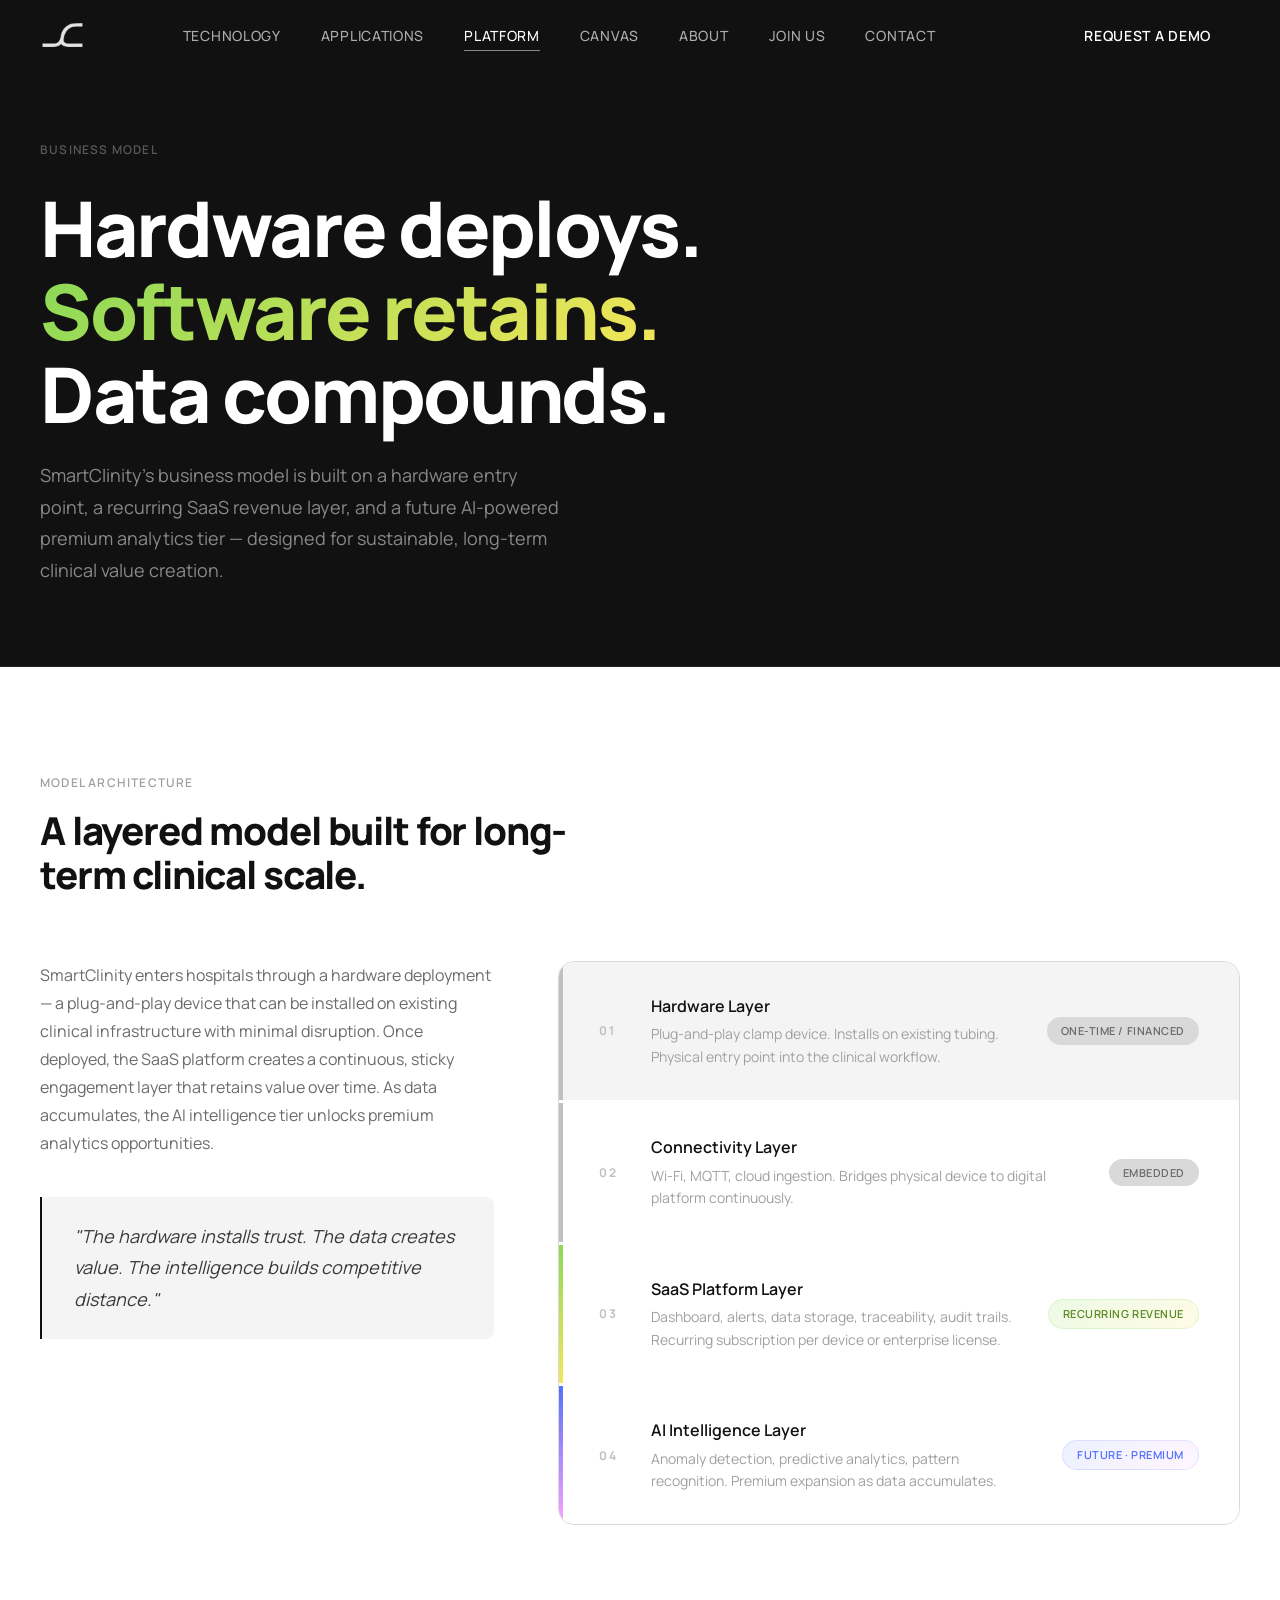
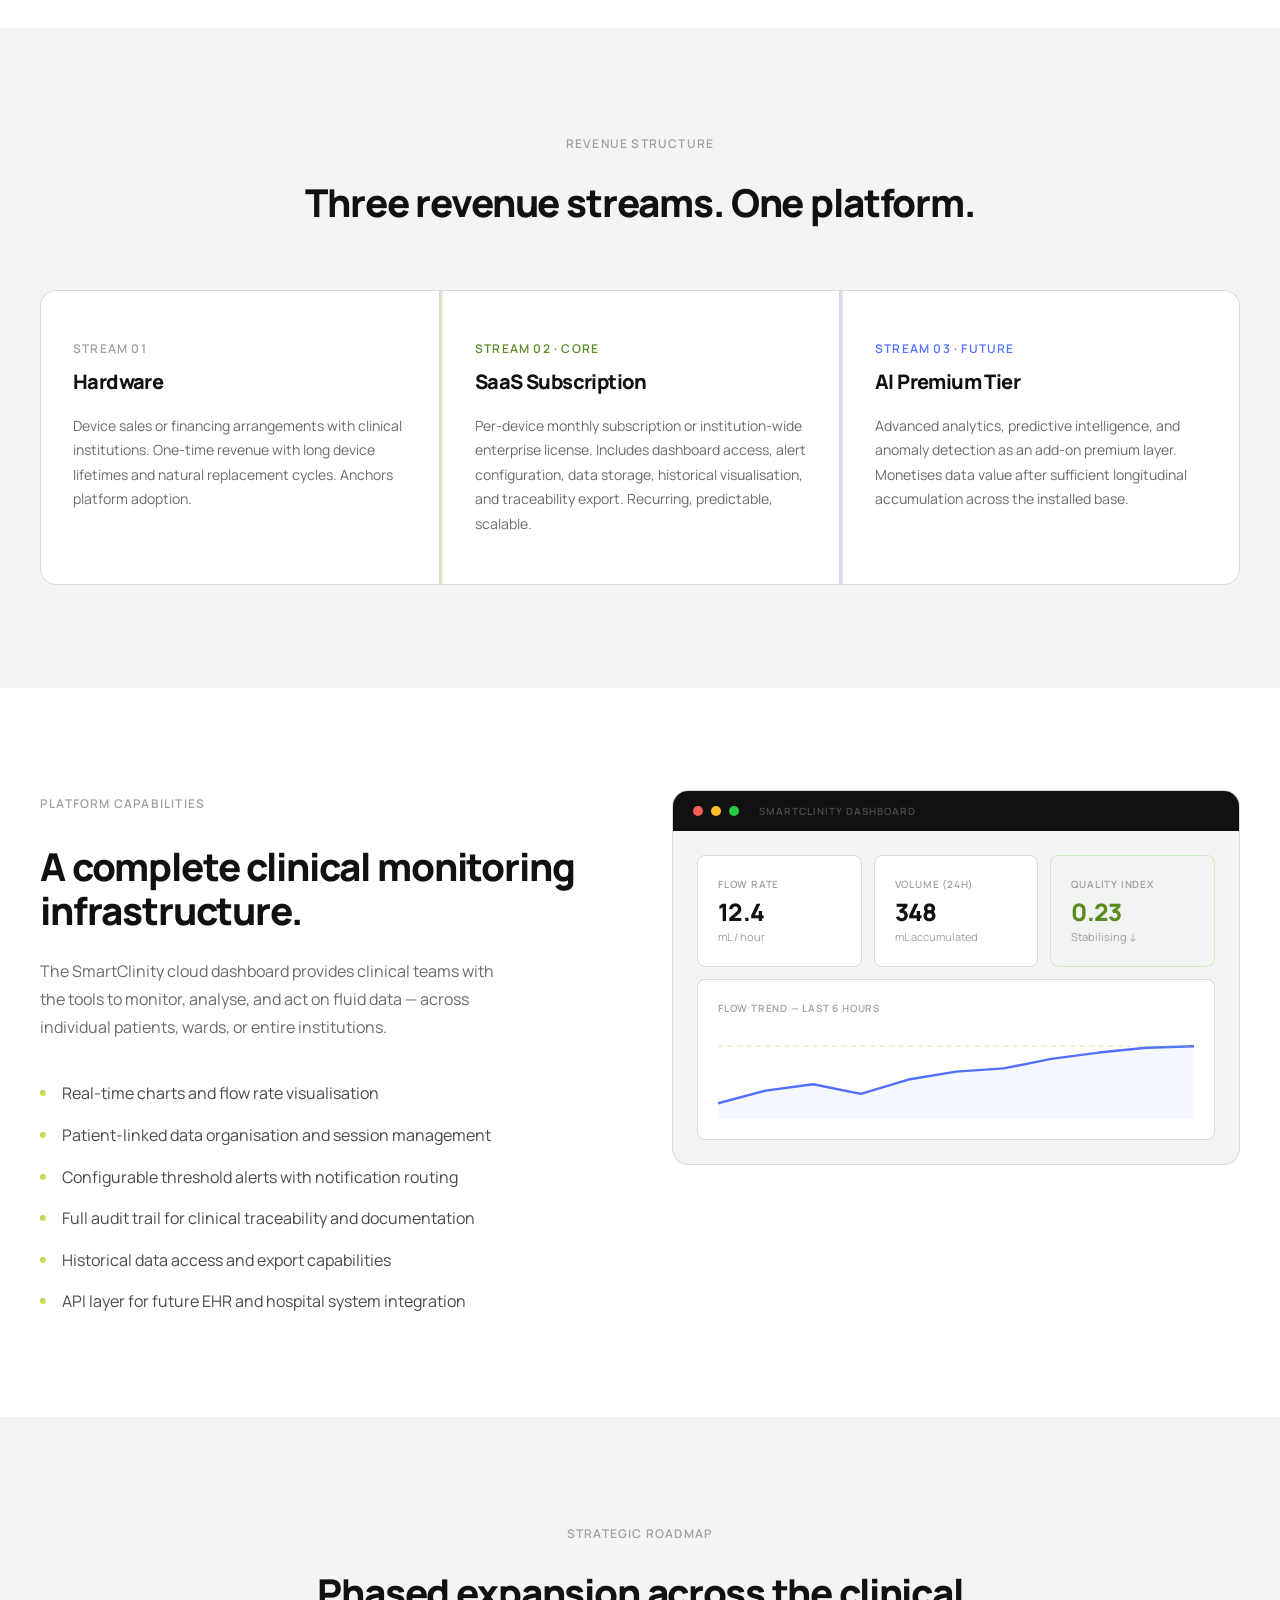
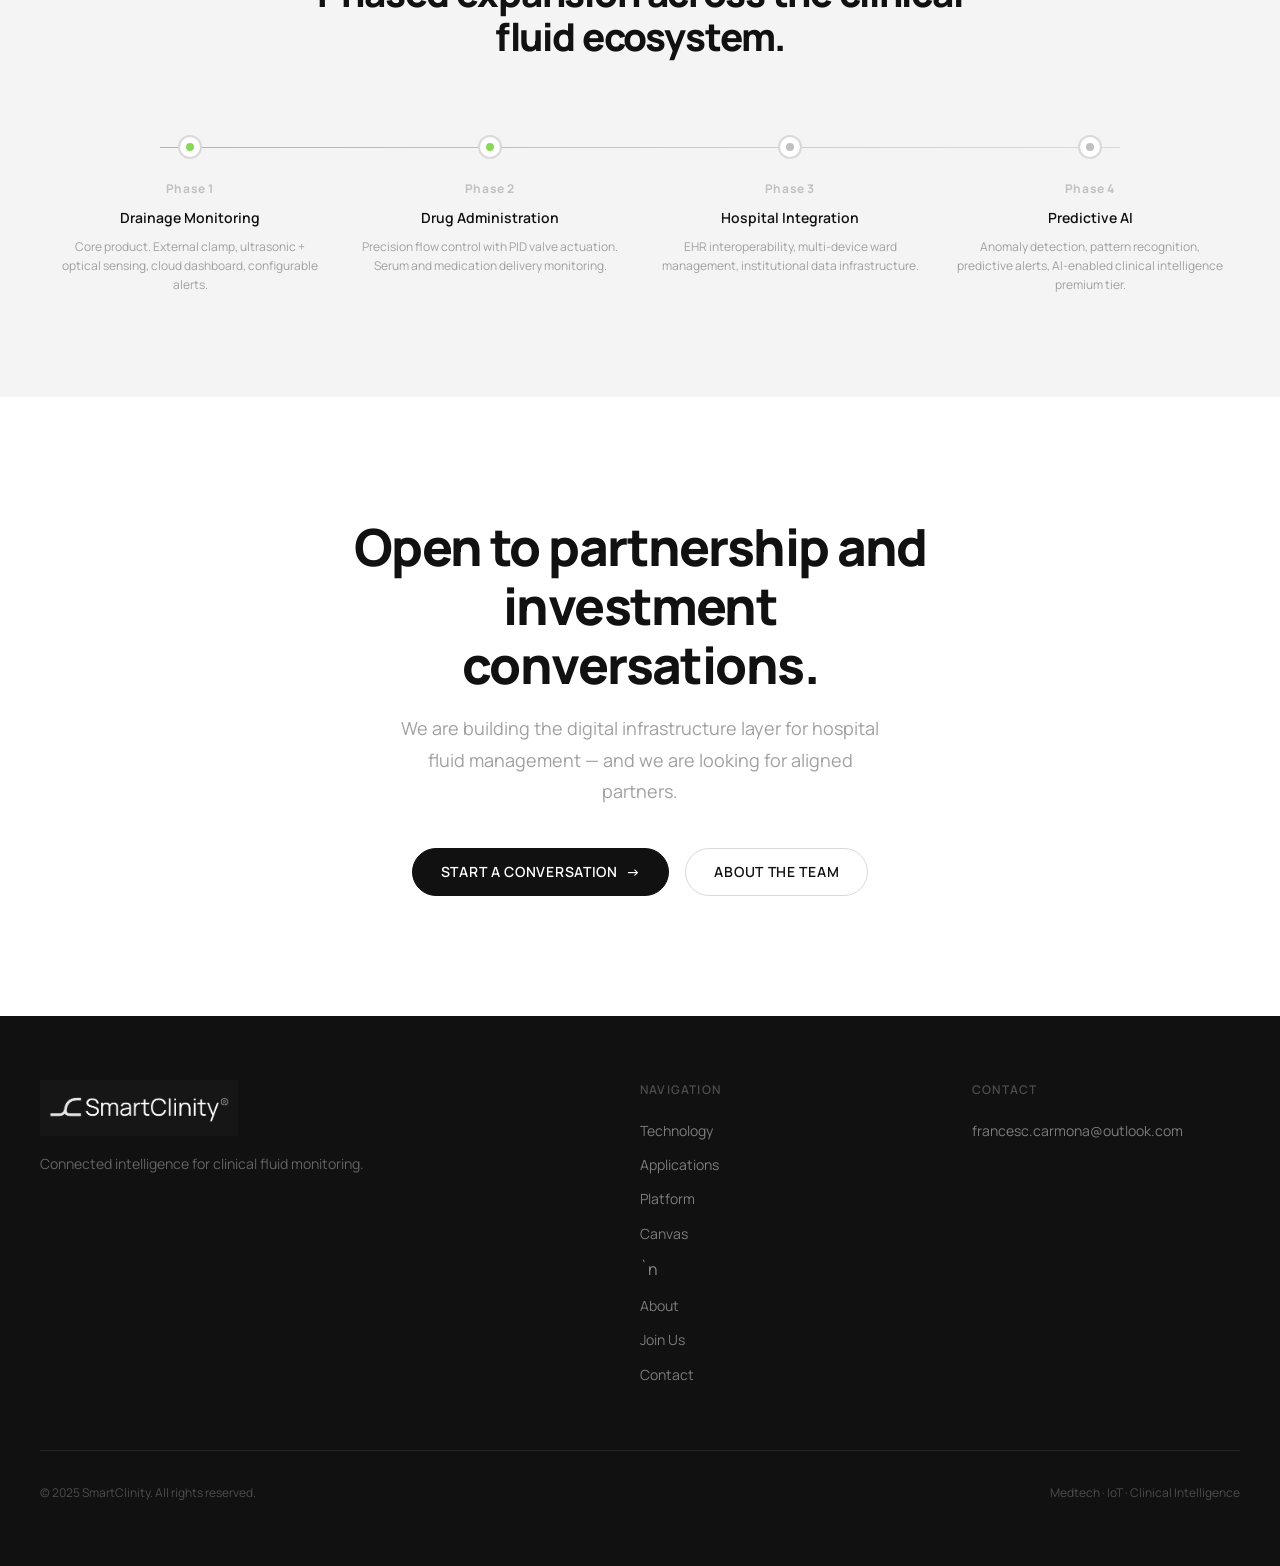
<file: platform.html>
<!DOCTYPE html>
<html lang="en">
<head>
  <meta charset="UTF-8" />
  <meta name="viewport" content="width=device-width, initial-scale=1.0" />
  <title>SmartClinity</title>
  <link rel="icon" type="image/png" href="assets/icons/smartclinity-symbol.png" />
  <link rel="shortcut icon" href="assets/icons/smartclinity-symbol.png" />
  <link rel="apple-touch-icon" href="assets/icons/smartclinity-symbol.png" />
  <meta name="application-name" content="SmartClinity" />
  <meta property="og:site_name" content="SmartClinity" />
  <meta name="apple-mobile-web-app-title" content="SmartClinity" />
  <meta name="description" content="SmartClinity's hardware-first, SaaS-recurring, AI-expanding business model — built for clinical institutions, investors, and long-term scalability." />
  <link rel="preconnect" href="https://fonts.googleapis.com" />
  <link rel="preconnect" href="https://fonts.gstatic.com" crossorigin />
  <link href="https://fonts.googleapis.com/css2?family=Manrope:wght@300;400;500;600;700;800&display=swap" rel="stylesheet" />
  <link rel="stylesheet" href="css/tokens.css" />
  <link rel="stylesheet" href="css/reset.css" />
  <link rel="stylesheet" href="css/layout.css" />
  <link rel="stylesheet" href="css/animations.css" />
  <link rel="stylesheet" href="css/components.css" />
  <style>
    /* Business model funnel */
    .biz-stack {
      display: flex;
      flex-direction: column;
      gap: 3px;
      border-radius: var(--radius-lg);
      overflow: hidden;
      border: var(--border-thin);
    }
    .biz-layer {
      padding: var(--space-32) var(--space-40);
      display: flex;
      align-items: center;
      gap: var(--space-32);
      position: relative;
      overflow: hidden;
    }
    .biz-layer::before {
      content: '';
      position: absolute;
      left: 0; top: 0; bottom: 0;
      width: 4px;
    }
    .biz-layer--hw { background: var(--grey-50); }
    .biz-layer--hw::before { background: var(--grey-200); }
    .biz-layer--conn { background: var(--white); }
    .biz-layer--conn::before { background: var(--grey-200); }
    .biz-layer--saas { background: var(--white); }
    .biz-layer--saas::before { background: var(--gradient-green); }
    .biz-layer--ai { background: var(--white); }
    .biz-layer--ai::before { background: var(--gradient-blue); }

    .biz-layer__num {
      font-size: var(--fs-label);
      font-weight: var(--fw-bold);
      letter-spacing: var(--ls-wider);
      color: var(--grey-200);
      min-width: 20px;
    }
    .biz-layer__body { flex: 1; }
    .biz-layer__title {
      font-size: 1rem;
      font-weight: var(--fw-semibold);
      color: var(--grey-900);
      margin-bottom: var(--space-4);
    }
    .biz-layer__desc {
      font-size: var(--fs-small);
      color: var(--grey-300);
      line-height: var(--lh-normal);
    }
    .biz-layer__badge {
      font-size: 11px;
      font-weight: var(--fw-semibold);
      text-transform: uppercase;
      letter-spacing: var(--ls-wide);
      padding: 5px 14px;
      border-radius: var(--radius-full);
      white-space: nowrap;
    }
    .biz-layer--hw .biz-layer__badge,
    .biz-layer--conn .biz-layer__badge {
      background: var(--grey-100);
      color: var(--grey-500);
    }
    .biz-layer--saas .biz-layer__badge {
      background: linear-gradient(135deg, rgba(137,217,87,0.15), rgba(246,230,88,0.15));
      color: #5a8a20;
      border: 1px solid rgba(137,217,87,0.2);
    }
    .biz-layer--ai .biz-layer__badge {
      background: linear-gradient(135deg, rgba(81,112,255,0.1), rgba(255,163,255,0.1));
      color: #5170ff;
      border: 1px solid rgba(81,112,255,0.15);
    }

    /* Revenue model */
    .revenue-cards {
      display: grid;
      grid-template-columns: repeat(3,1fr);
      gap: var(--space-2);
      background: var(--grey-100);
      border: var(--border-thin);
      border-radius: var(--radius-lg);
      overflow: hidden;
    }
    .revenue-card {
      background: var(--white);
      padding: var(--space-48) var(--space-32);
    }
    .revenue-card__label {
      font-size: var(--fs-label);
      font-weight: var(--fw-semibold);
      text-transform: uppercase;
      letter-spacing: var(--ls-wider);
      color: var(--grey-300);
      margin-bottom: var(--space-8);
    }
    .revenue-card__title {
      font-size: 1.25rem;
      font-weight: var(--fw-extrabold);
      color: var(--grey-900);
      margin-bottom: var(--space-16);
      letter-spacing: var(--ls-tight);
    }
    .revenue-card__desc {
      font-size: var(--fs-small);
      color: var(--grey-500);
      line-height: var(--lh-relaxed);
    }
    @media (max-width: 768px) {
      .revenue-cards { grid-template-columns: 1fr; }
    }

    /* Dashboard preview */
    .dashboard-preview {
      background: var(--grey-50);
      border: var(--border-thin);
      border-radius: var(--radius-lg);
      overflow: hidden;
    }
    .dashboard-preview__topbar {
      background: var(--grey-900);
      padding: var(--space-12) var(--space-20);
      display: flex;
      align-items: center;
      gap: var(--space-8);
    }
    .dashboard-preview__dot {
      width: 10px;
      height: 10px;
      border-radius: 50%;
    }
    .dashboard-preview__body {
      padding: var(--space-24);
      display: grid;
      grid-template-columns: 1fr 1fr 1fr;
      gap: var(--space-12);
    }
    .dash-cell {
      background: var(--white);
      border: var(--border-thin);
      border-radius: var(--radius-md);
      padding: var(--space-20);
    }
    .dash-cell__label {
      font-size: 10px;
      font-weight: 600;
      text-transform: uppercase;
      letter-spacing: 0.08em;
      color: var(--grey-300);
      margin-bottom: var(--space-8);
    }
    .dash-cell__value {
      font-size: 1.5rem;
      font-weight: 800;
      color: var(--grey-900);
      letter-spacing: -0.03em;
      line-height: 1;
    }
    .dash-cell__sub {
      font-size: 11px;
      color: var(--grey-300);
      margin-top: 4px;
    }
    .dash-cell--alert {
      border-color: rgba(137,217,87,0.3);
      background: rgba(137,217,87,0.03);
    }
    .dash-cell--alert .dash-cell__value { color: #5a8a20; }
    @media (max-width: 640px) {
      .dashboard-preview__body { grid-template-columns: 1fr 1fr; }
    }
  </style>
</head>
<body>

<!-- NAV -->
<nav class="nav" id="main-nav">
  <div class="container">
    <div class="nav__inner">
      <a href="index.html" class="nav__logo"><img src="SímbolSmartClinity_SenseFons.png" alt="SmartClinity" /></a>
      <div class="nav__links">
        <a href="technology.html" class="nav__link">Technology</a>
        <a href="applications.html" class="nav__link">Applications</a>
        <a href="platform.html" class="nav__link active">Platform</a>
        <a href="canvas.html" class="nav__link">Canvas</a>
        <a href="about.html" class="nav__link">About</a>
        <a href="join-us.html" class="nav__link">Join Us</a>
        <a href="contact.html" class="nav__link">Contact</a>
      </div>
      <div class="nav__cta"><a href="contact.html" class="btn btn--primary">Request a Demo</a></div>
      <button class="nav__hamburger" id="hamburger"><span></span><span></span><span></span></button>
    </div>
  </div>
</nav>
<div class="nav__mobile" id="mobile-menu">
  <a href="technology.html" class="nav__link">Technology</a>
  <a href="applications.html" class="nav__link">Applications</a>
  <a href="platform.html" class="nav__link">Platform</a>
  <a href="canvas.html" class="nav__link">Canvas</a>
        <a href="about.html" class="nav__link">About</a>
        <a href="join-us.html" class="nav__link">Join Us</a>
  <a href="contact.html" class="nav__link">Contact</a>
  <a href="contact.html" class="btn btn--primary">Request a Demo</a>
</div>

<!-- HERO -->
<section class="hero hero--compact" style="background: var(--grey-900); border-bottom: 1px solid rgba(255,255,255,0.08);">
  <div class="container" style="position:relative;z-index:1;">
    <span class="section-label reveal" style="color:rgba(255,255,255,0.3);">Business Model</span>
    <h1 class="hero__headline reveal reveal-delay-1" style="color:var(--white); margin-top:var(--space-12); max-width:17ch;">
      Hardware deploys.<br/>
      <span class="text-gradient-green">Software retains.</span><br/>
      Data compounds.
    </h1>
    <p class="hero__sub reveal reveal-delay-2" style="color:rgba(255,255,255,0.5); margin-bottom:0;">
      SmartClinity's business model is built on a hardware entry point, a recurring SaaS revenue layer, and a future AI-powered premium analytics tier — designed for sustainable, long-term clinical value creation.
    </p>
  </div>
</section>

<!-- BUSINESS MODEL STACK -->
<section class="section" id="model">
  <div class="container">
    <div class="section-header reveal">
      <span class="section-label">Model Architecture</span>
      <h2 style="font-size:var(--fs-h2); font-weight:var(--fw-extrabold); letter-spacing:var(--ls-tight); color:var(--grey-900); max-width:22ch; line-height:1.15;">
        A layered model built for long-term clinical scale.
      </h2>
    </div>

    <div class="split split--40-60" style="align-items:flex-start; gap: clamp(2rem,5vw,5rem);">
      <div>
        <p style="color:var(--grey-500); line-height:var(--lh-relaxed); margin-bottom:var(--space-40);" class="reveal">
          SmartClinity enters hospitals through a hardware deployment — a plug-and-play device that can be installed on existing clinical infrastructure with minimal disruption. Once deployed, the SaaS platform creates a continuous, sticky engagement layer that retains value over time. As data accumulates, the AI intelligence tier unlocks premium analytics opportunities.
        </p>
        <div class="callout reveal reveal-delay-1">
          <p>"The hardware installs trust. The data creates value. The intelligence builds competitive distance."</p>
        </div>
      </div>

      <div class="biz-stack reveal reveal-delay-1">
        <div class="biz-layer biz-layer--hw">
          <div class="biz-layer__num">01</div>
          <div class="biz-layer__body">
            <div class="biz-layer__title">Hardware Layer</div>
            <div class="biz-layer__desc">Plug-and-play clamp device. Installs on existing tubing. Physical entry point into the clinical workflow.</div>
          </div>
          <span class="biz-layer__badge">One-time / Financed</span>
        </div>
        <div class="biz-layer biz-layer--conn">
          <div class="biz-layer__num">02</div>
          <div class="biz-layer__body">
            <div class="biz-layer__title">Connectivity Layer</div>
            <div class="biz-layer__desc">Wi-Fi, MQTT, cloud ingestion. Bridges physical device to digital platform continuously.</div>
          </div>
          <span class="biz-layer__badge">Embedded</span>
        </div>
        <div class="biz-layer biz-layer--saas">
          <div class="biz-layer__num">03</div>
          <div class="biz-layer__body">
            <div class="biz-layer__title">SaaS Platform Layer</div>
            <div class="biz-layer__desc">Dashboard, alerts, data storage, traceability, audit trails. Recurring subscription per device or enterprise license.</div>
          </div>
          <span class="biz-layer__badge">Recurring Revenue</span>
        </div>
        <div class="biz-layer biz-layer--ai">
          <div class="biz-layer__num">04</div>
          <div class="biz-layer__body">
            <div class="biz-layer__title">AI Intelligence Layer</div>
            <div class="biz-layer__desc">Anomaly detection, predictive analytics, pattern recognition. Premium expansion as data accumulates.</div>
          </div>
          <span class="biz-layer__badge">Future · Premium</span>
        </div>
      </div>
    </div>
  </div>
</section>

<!-- REVENUE MODEL -->
<section class="section section--grey" id="revenue">
  <div class="container">
    <div class="section-header--center reveal">
      <span class="section-label">Revenue Structure</span>
      <h2 style="font-size:var(--fs-h2); font-weight:var(--fw-extrabold); letter-spacing:var(--ls-tight); color:var(--grey-900); margin-top:var(--space-12);">
        Three revenue streams. One platform.
      </h2>
    </div>
    <div class="revenue-cards reveal">
      <div class="revenue-card">
        <div class="revenue-card__label">Stream 01</div>
        <div class="revenue-card__title">Hardware</div>
        <div class="revenue-card__desc">
          Device sales or financing arrangements with clinical institutions. One-time revenue with long device lifetimes and natural replacement cycles. Anchors platform adoption.
        </div>
      </div>
      <div class="revenue-card" style="border-left: 2px solid rgba(137,217,87,0.3);">
        <div class="revenue-card__label" style="color:#5a8a20;">Stream 02 · Core</div>
        <div class="revenue-card__title" class="text-gradient-green">SaaS Subscription</div>
        <div class="revenue-card__desc">
          Per-device monthly subscription or institution-wide enterprise license. Includes dashboard access, alert configuration, data storage, historical visualisation, and traceability export. Recurring, predictable, scalable.
        </div>
      </div>
      <div class="revenue-card" style="border-left: 2px solid rgba(81,112,255,0.2);">
        <div class="revenue-card__label" style="color:#5170ff;">Stream 03 · Future</div>
        <div class="revenue-card__title">AI Premium Tier</div>
        <div class="revenue-card__desc">
          Advanced analytics, predictive intelligence, and anomaly detection as an add-on premium layer. Monetises data value after sufficient longitudinal accumulation across the installed base.
        </div>
      </div>
    </div>
  </div>
</section>

<!-- PLATFORM DETAIL -->
<section class="section" id="platform">
  <div class="container">
    <div class="split" style="align-items:flex-start; gap:clamp(2rem,5vw,5rem);">
      <div>
        <span class="section-label reveal">Platform Capabilities</span>
        <h2 style="font-size:var(--fs-h2); font-weight:var(--fw-extrabold); letter-spacing:var(--ls-tight); color:var(--grey-900); margin-block:var(--space-16) var(--space-24); line-height:1.15;" class="reveal reveal-delay-1">
          A complete clinical monitoring infrastructure.
        </h2>
        <p style="color:var(--grey-500); line-height:var(--lh-relaxed); margin-bottom:var(--space-40); max-width:46ch;" class="reveal reveal-delay-2">
          The SmartClinity cloud dashboard provides clinical teams with the tools to monitor, analyse, and act on fluid data — across individual patients, wards, or entire institutions.
        </p>
        <div class="feature-list reveal reveal-delay-3">
          <div class="feature-item"><span class="feature-item__dot"></span>Real-time charts and flow rate visualisation</div>
          <div class="feature-item"><span class="feature-item__dot"></span>Patient-linked data organisation and session management</div>
          <div class="feature-item"><span class="feature-item__dot"></span>Configurable threshold alerts with notification routing</div>
          <div class="feature-item"><span class="feature-item__dot"></span>Full audit trail for clinical traceability and documentation</div>
          <div class="feature-item"><span class="feature-item__dot"></span>Historical data access and export capabilities</div>
          <div class="feature-item"><span class="feature-item__dot"></span>API layer for future EHR and hospital system integration</div>
        </div>
      </div>

      <!-- Dashboard mockup -->
      <div class="reveal-scale reveal-delay-2">
        <div class="dashboard-preview">
          <div class="dashboard-preview__topbar">
            <span class="dashboard-preview__dot" style="background:#ff5f56;"></span>
            <span class="dashboard-preview__dot" style="background:#ffbd2e;"></span>
            <span class="dashboard-preview__dot" style="background:#27c93f;"></span>
            <span style="font-size:10px; color:rgba(255,255,255,0.25); margin-left:var(--space-12); font-family:Manrope,sans-serif; letter-spacing:1px; font-weight:600;">SMARTCLINITY DASHBOARD</span>
          </div>
          <div class="dashboard-preview__body">
            <div class="dash-cell">
              <div class="dash-cell__label">Flow Rate</div>
              <div class="dash-cell__value">12.4</div>
              <div class="dash-cell__sub">mL / hour</div>
            </div>
            <div class="dash-cell">
              <div class="dash-cell__label">Volume (24h)</div>
              <div class="dash-cell__value">348</div>
              <div class="dash-cell__sub">mL accumulated</div>
            </div>
            <div class="dash-cell dash-cell--alert">
              <div class="dash-cell__label">Quality Index</div>
              <div class="dash-cell__value">0.23</div>
              <div class="dash-cell__sub">Stabilising ↓</div>
            </div>
            <div class="dash-cell" style="grid-column: span 3;">
              <div class="dash-cell__label">Flow trend — last 6 hours</div>
              <svg viewBox="0 0 300 60" style="width:100%; margin-top:8px;" fill="none">
                <polyline points="0,50 30,42 60,38 90,44 120,35 150,30 180,28 210,22 240,18 270,15 300,14"
                  stroke="#5170ff" stroke-width="1.5" fill="none" stroke-linejoin="round"/>
                <polyline points="0,50 30,42 60,38 90,44 120,35 150,30 180,28 210,22 240,18 270,15 300,14 300,60 0,60"
                  fill="rgba(81,112,255,0.05)" stroke="none"/>
                <line x1="0" y1="14" x2="300" y2="14" stroke="rgba(137,217,87,0.3)" stroke-width="1" stroke-dasharray="3 3"/>
              </svg>
            </div>
          </div>
        </div>
      </div>
    </div>
  </div>
</section>

<!-- ROADMAP -->
<section class="section section--grey" id="roadmap">
  <div class="container">
    <div class="section-header--center reveal">
      <span class="section-label">Strategic Roadmap</span>
      <h2 style="font-size:var(--fs-h2); font-weight:var(--fw-extrabold); letter-spacing:var(--ls-tight); color:var(--grey-900); margin-top:var(--space-12);">
        Phased expansion across the clinical fluid ecosystem.
      </h2>
    </div>
    <div class="roadmap reveal">
      <div class="roadmap-phase">
        <div class="roadmap-phase__dot"><div class="roadmap-phase__dot-inner" style="background:#89d957;"></div></div>
        <div class="roadmap-phase__num">Phase 1</div>
        <div class="roadmap-phase__title">Drainage Monitoring</div>
        <div class="roadmap-phase__desc">Core product. External clamp, ultrasonic + optical sensing, cloud dashboard, configurable alerts.</div>
      </div>
      <div class="roadmap-phase">
        <div class="roadmap-phase__dot"><div class="roadmap-phase__dot-inner" style="background:#89d957;"></div></div>
        <div class="roadmap-phase__num">Phase 2</div>
        <div class="roadmap-phase__title">Drug Administration</div>
        <div class="roadmap-phase__desc">Precision flow control with PID valve actuation. Serum and medication delivery monitoring.</div>
      </div>
      <div class="roadmap-phase">
        <div class="roadmap-phase__dot"><div class="roadmap-phase__dot-inner"></div></div>
        <div class="roadmap-phase__num">Phase 3</div>
        <div class="roadmap-phase__title">Hospital Integration</div>
        <div class="roadmap-phase__desc">EHR interoperability, multi-device ward management, institutional data infrastructure.</div>
      </div>
      <div class="roadmap-phase">
        <div class="roadmap-phase__dot"><div class="roadmap-phase__dot-inner"></div></div>
        <div class="roadmap-phase__num">Phase 4</div>
        <div class="roadmap-phase__title">Predictive AI</div>
        <div class="roadmap-phase__desc">Anomaly detection, pattern recognition, predictive alerts, AI-enabled clinical intelligence premium tier.</div>
      </div>
    </div>
  </div>
</section>

<!-- CTA -->
<section class="cta-section reveal" style="padding-block: var(--space-120);">
  <div class="container">
    <h2 class="cta-section__headline">Open to partnership and investment conversations.</h2>
    <p class="cta-section__sub">We are building the digital infrastructure layer for hospital fluid management — and we are looking for aligned partners.</p>
    <div class="cta-section__actions">
      <a href="contact.html" class="btn btn--primary">Start a Conversation <span class="btn__arrow">→</span></a>
      <a href="about.html" class="btn btn--ghost">About the Team</a>
    </div>
  </div>
</section>

<!-- FOOTER -->
<footer class="footer">
  <div class="container">
    <div class="footer__inner">
      <div>
        <div class="footer__logo"><img src="LogoSmartClinity.png" alt="SmartClinity" /></div>
        <p class="footer__tagline">Connected intelligence for clinical fluid monitoring.</p>
      </div>
      <div>
        <div class="footer__col-title">Navigation</div>
        <div class="footer__links">
          <a href="technology.html" class="footer__link">Technology</a>
          <a href="applications.html" class="footer__link">Applications</a>
          <a href="platform.html" class="footer__link">Platform</a>
          <a href="canvas.html" class="footer__link">Canvas</a>`n          <a href="about.html" class="footer__link">About</a>
          <a href="join-us.html" class="footer__link">Join Us</a>
          <a href="contact.html" class="footer__link">Contact</a>
        </div>
      </div>
      <div>
        <div class="footer__col-title">Contact</div>
        <div class="footer__links">
          <a href="mailto:francesc.carmona@outlook.com" class="footer__link">francesc.carmona@outlook.com</a>
        </div>
      </div>
    </div>
    <div class="footer__bottom">
      <span class="footer__copy">© 2025 SmartClinity. All rights reserved.</span>
      <span class="footer__copy">Medtech · IoT · Clinical Intelligence</span>
    </div>
  </div>
</footer>

<script src="js/nav.js"></script>
<script src="js/scroll-reveal.js"></script>
</body>
</html>
</file>
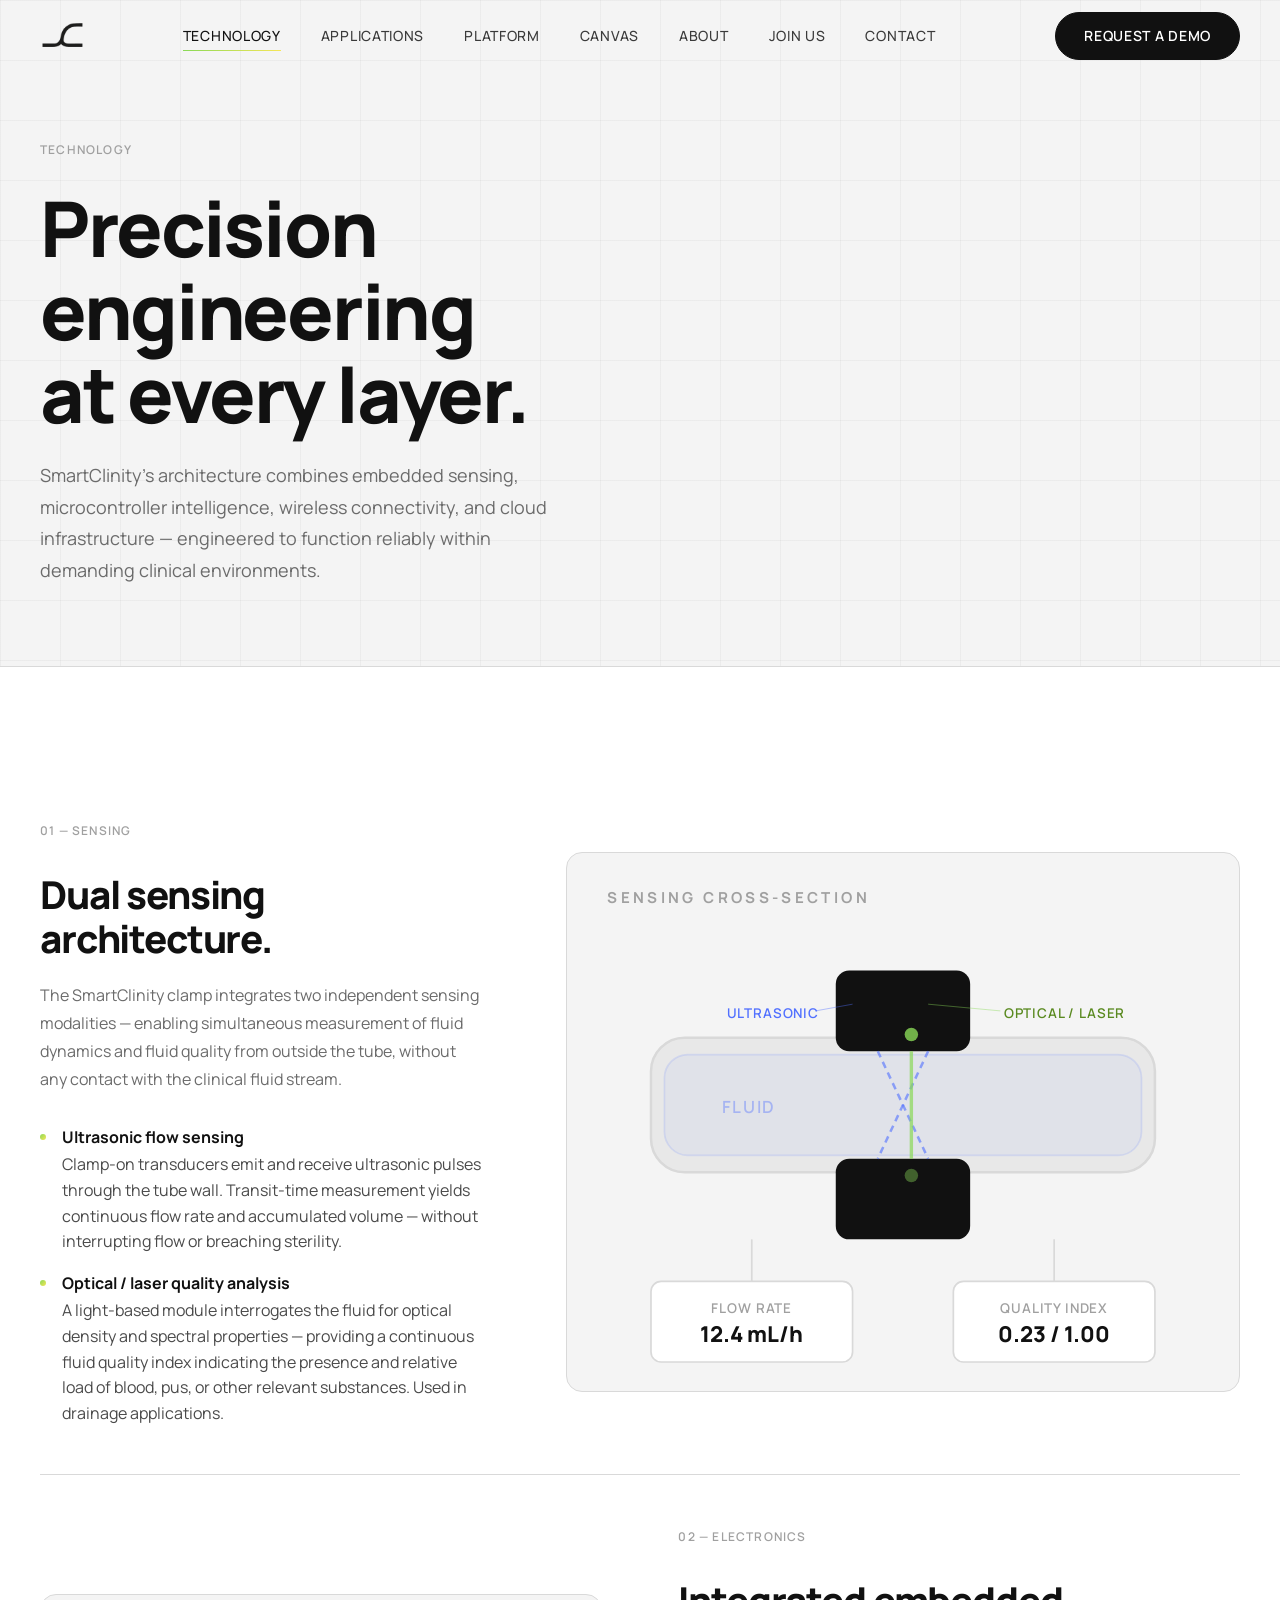
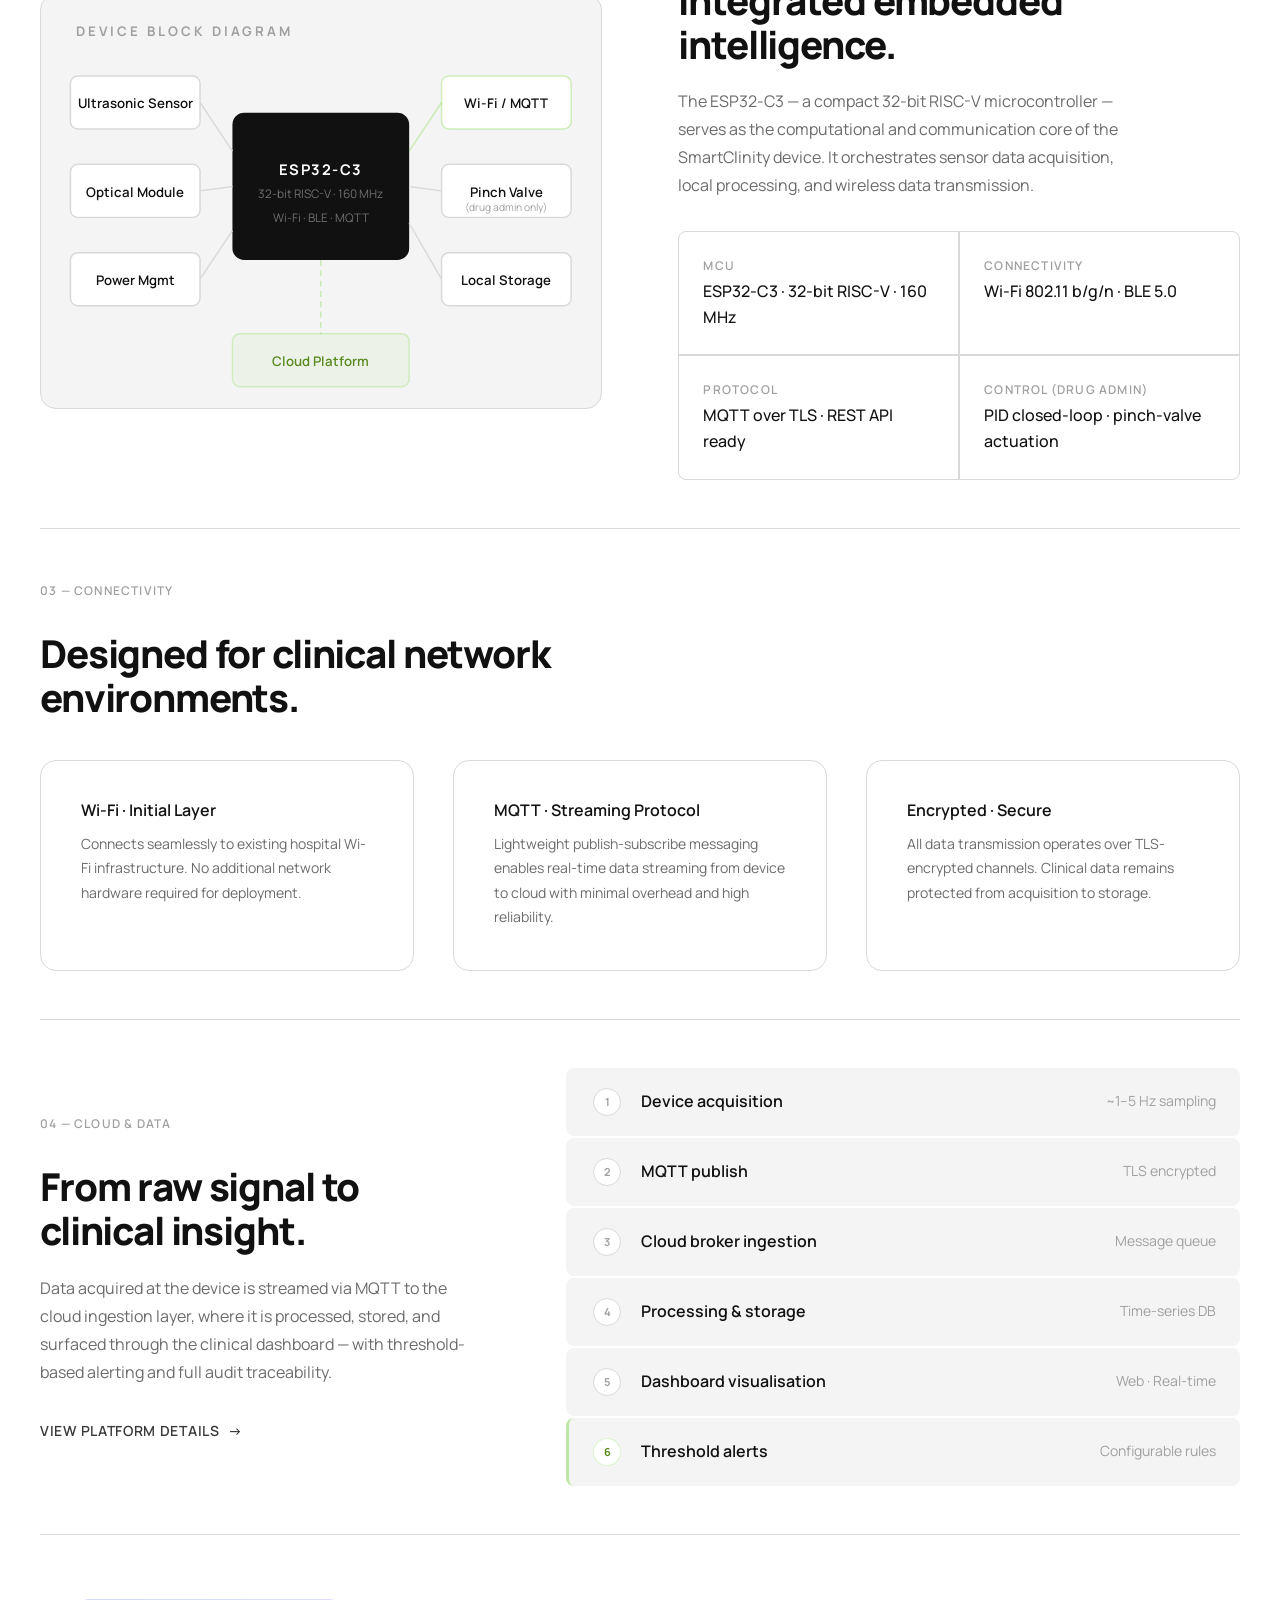
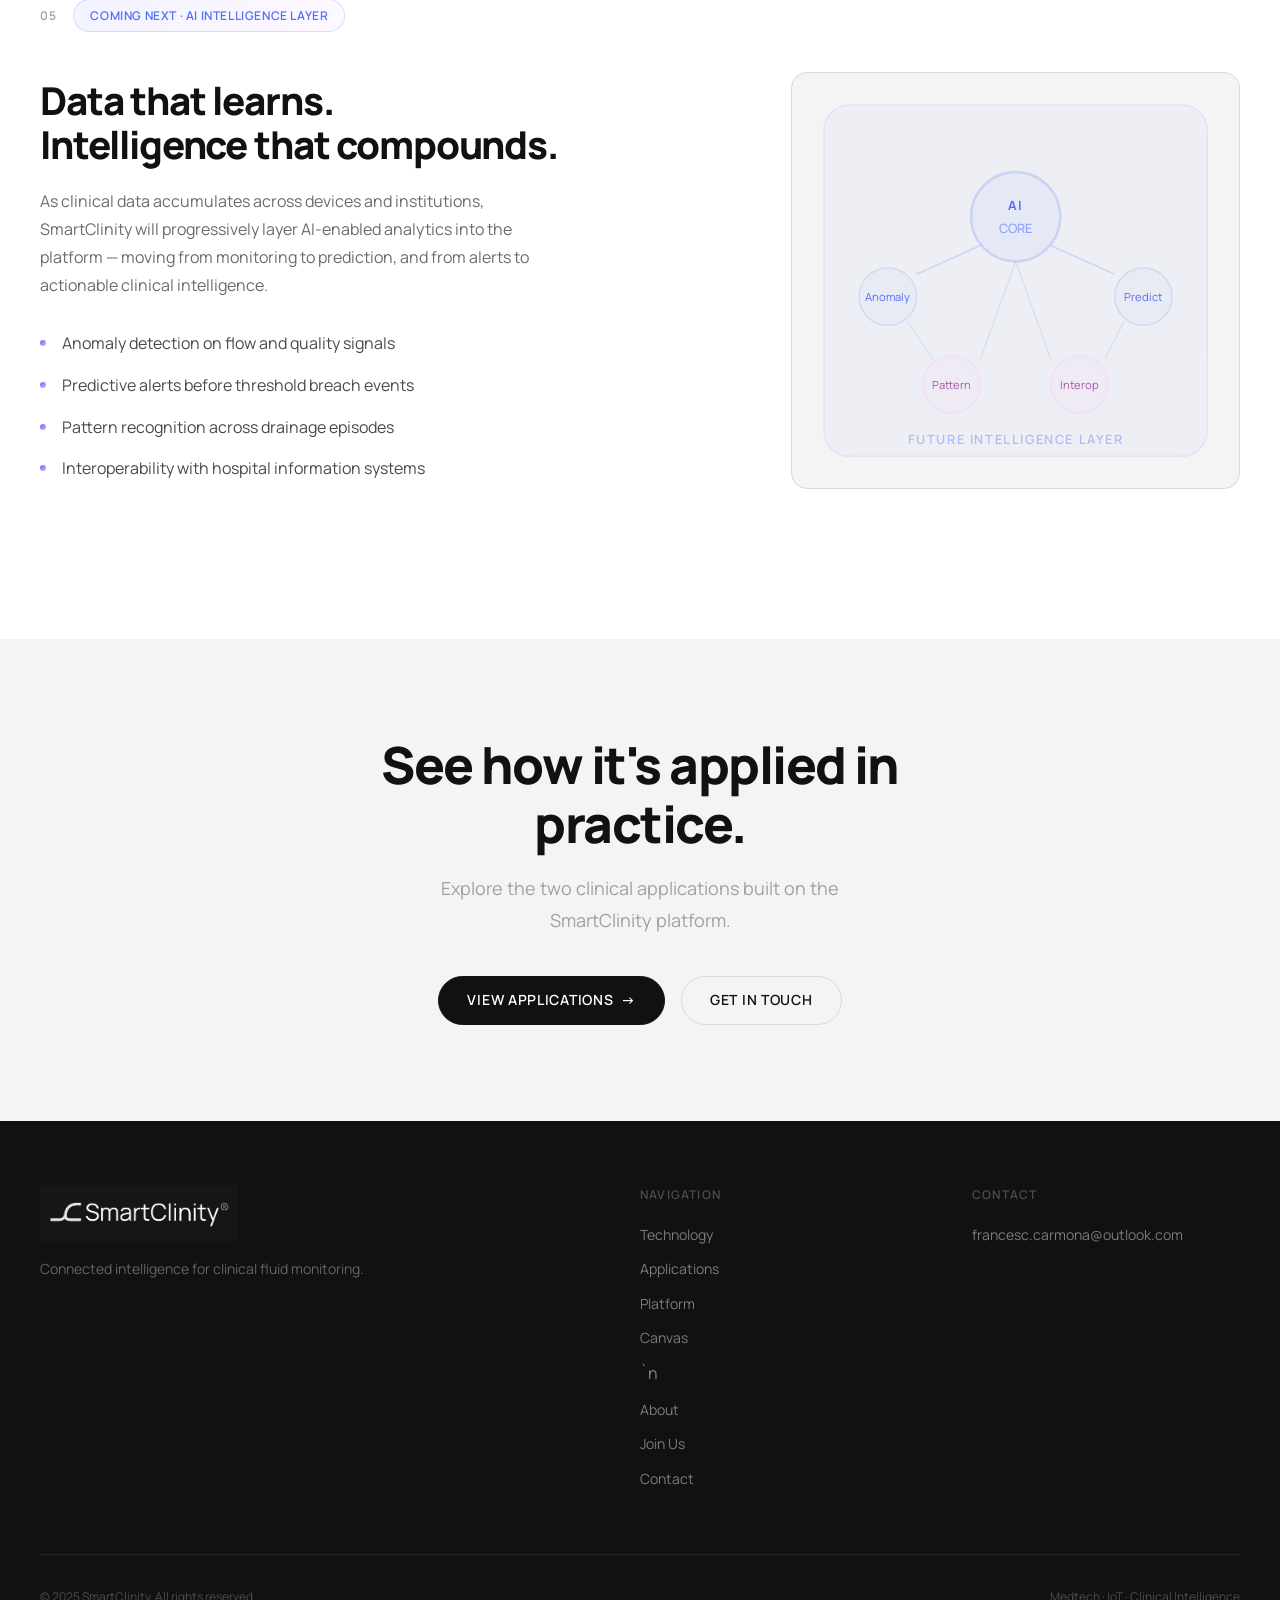
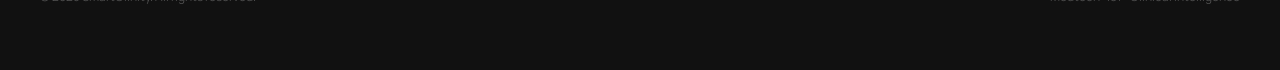
<file: technology.html>
<!DOCTYPE html>
<html lang="en">
<head>
  <meta charset="UTF-8" />
  <meta name="viewport" content="width=device-width, initial-scale=1.0" />
  <title>SmartClinity</title>
  <link rel="icon" type="image/png" href="assets/icons/smartclinity-symbol.png" />
  <link rel="shortcut icon" href="assets/icons/smartclinity-symbol.png" />
  <link rel="apple-touch-icon" href="assets/icons/smartclinity-symbol.png" />
  <meta name="application-name" content="SmartClinity" />
  <meta property="og:site_name" content="SmartClinity" />
  <meta name="apple-mobile-web-app-title" content="SmartClinity" />
  <meta name="description" content="Explore SmartClinity's sensing architecture, embedded electronics, connectivity layer, and cloud data platform for clinical fluid monitoring." />
  <link rel="preconnect" href="https://fonts.googleapis.com" />
  <link rel="preconnect" href="https://fonts.gstatic.com" crossorigin />
  <link href="https://fonts.googleapis.com/css2?family=Manrope:wght@300;400;500;600;700;800&display=swap" rel="stylesheet" />
  <link rel="stylesheet" href="css/tokens.css" />
  <link rel="stylesheet" href="css/reset.css" />
  <link rel="stylesheet" href="css/layout.css" />
  <link rel="stylesheet" href="css/animations.css" />
  <link rel="stylesheet" href="css/components.css" />
  <style>
    .tech-block {
      padding: var(--space-48) 0;
      border-top: var(--border-thin);
    }
    .tech-block:first-child { border-top: none; }

    .tech-spec-grid {
      display: grid;
      grid-template-columns: repeat(2, 1fr);
      gap: var(--space-2);
      background: var(--grey-100);
      border: var(--border-thin);
      border-radius: var(--radius-md);
      overflow: hidden;
      margin-top: var(--space-32);
    }
    .tech-spec-cell {
      background: var(--white);
      padding: var(--space-24) var(--space-24);
    }
    .tech-spec-cell__key {
      font-size: var(--fs-label);
      font-weight: var(--fw-semibold);
      text-transform: uppercase;
      letter-spacing: var(--ls-wider);
      color: var(--grey-300);
      margin-bottom: var(--space-4);
    }
    .tech-spec-cell__val {
      font-size: var(--fs-body);
      font-weight: var(--fw-medium);
      color: var(--grey-900);
    }
    @media (max-width: 640px) {
      .tech-spec-grid { grid-template-columns: 1fr; }
    }

    /* Data flow diagram */
    .data-flow {
      display: flex;
      flex-direction: column;
      gap: var(--space-2);
    }
    .data-flow-step {
      display: flex;
      align-items: center;
      gap: var(--space-20);
      padding: var(--space-20) var(--space-24);
      background: var(--grey-50);
      border-radius: var(--radius-md);
      border-left: 3px solid transparent;
      transition: border-color var(--transition-base), background var(--transition-base);
    }
    .data-flow-step:hover {
      border-left-color: #89d957;
      background: var(--white);
    }
    .data-flow-step__num {
      width: 28px;
      height: 28px;
      border-radius: 50%;
      background: var(--white);
      border: var(--border-thin);
      display: flex;
      align-items: center;
      justify-content: center;
      font-size: 11px;
      font-weight: var(--fw-bold);
      color: var(--grey-300);
      flex-shrink: 0;
    }
    .data-flow-step__label {
      font-size: var(--fs-body);
      font-weight: var(--fw-semibold);
      color: var(--grey-900);
    }
    .data-flow-step__desc {
      font-size: var(--fs-small);
      color: var(--grey-300);
      margin-left: auto;
    }
    @media (max-width: 600px) {
      .data-flow-step__desc { display: none; }
    }

    /* AI future pill */
    .future-tag {
      display: inline-flex;
      align-items: center;
      gap: var(--space-8);
      padding: 6px 16px;
      border-radius: var(--radius-full);
      background: linear-gradient(135deg, rgba(81,112,255,0.08), rgba(255,163,255,0.08));
      border: 1px solid rgba(81,112,255,0.2);
      font-size: 12px;
      font-weight: var(--fw-semibold);
      color: #5170ff;
      letter-spacing: var(--ls-wide);
      text-transform: uppercase;
    }
  </style>
</head>
<body>

<!-- NAV -->
<nav class="nav" id="main-nav">
  <div class="container">
    <div class="nav__inner">
      <a href="index.html" class="nav__logo">
        <img src="SímbolSmartClinity_SenseFons.png" alt="SmartClinity" />
      </a>
      <div class="nav__links">
        <a href="technology.html" class="nav__link active">Technology</a>
        <a href="applications.html" class="nav__link">Applications</a>
        <a href="platform.html" class="nav__link">Platform</a>
        <a href="canvas.html" class="nav__link">Canvas</a>
        <a href="about.html" class="nav__link">About</a>
        <a href="join-us.html" class="nav__link">Join Us</a>
        <a href="contact.html" class="nav__link">Contact</a>
      </div>
      <div class="nav__cta"><a href="contact.html" class="btn btn--primary">Request a Demo</a></div>
      <button class="nav__hamburger" id="hamburger"><span></span><span></span><span></span></button>
    </div>
  </div>
</nav>
<div class="nav__mobile" id="mobile-menu">
  <a href="technology.html" class="nav__link">Technology</a>
  <a href="applications.html" class="nav__link">Applications</a>
  <a href="platform.html" class="nav__link">Platform</a>
  <a href="canvas.html" class="nav__link">Canvas</a>
        <a href="about.html" class="nav__link">About</a>
        <a href="join-us.html" class="nav__link">Join Us</a>
  <a href="contact.html" class="nav__link">Contact</a>
  <a href="contact.html" class="btn btn--primary">Request a Demo</a>
</div>

<!-- HERO -->
<section class="hero hero--compact" style="background:var(--grey-50); border-bottom: var(--border-thin);">
  <div class="hero__bg-grid"></div>
  <div class="container" style="position:relative;z-index:1;">
    <span class="section-label reveal">Technology</span>
    <h1 class="hero__headline reveal reveal-delay-1" style="margin-top:var(--space-12);">
      Precision engineering<br/>at every layer.
    </h1>
    <p class="hero__sub reveal reveal-delay-2" style="margin-bottom:0;">
      SmartClinity's architecture combines embedded sensing, microcontroller intelligence, wireless connectivity, and cloud infrastructure — engineered to function reliably within demanding clinical environments.
    </p>
  </div>
</section>

<!-- SENSING ARCHITECTURE -->
<section class="section" id="sensing">
  <div class="container">
    <div class="tech-block">
      <div class="split split--40-60">
        <div>
          <span class="section-label reveal">01 — Sensing</span>
          <h2 style="font-size:var(--fs-h2); font-weight:var(--fw-extrabold); letter-spacing:var(--ls-tight); color:var(--grey-900); margin-block:var(--space-16) var(--space-20); line-height:1.15;" class="reveal reveal-delay-1">
            Dual sensing architecture.
          </h2>
          <p style="color:var(--grey-500); line-height:var(--lh-relaxed); margin-bottom:var(--space-32); max-width:44ch;" class="reveal reveal-delay-2">
            The SmartClinity clamp integrates two independent sensing modalities — enabling simultaneous measurement of fluid dynamics and fluid quality from outside the tube, without any contact with the clinical fluid stream.
          </p>

          <div class="feature-list reveal reveal-delay-3">
            <div class="feature-item">
              <span class="feature-item__dot"></span>
              <div>
                <strong style="color:var(--grey-900); display:block; margin-bottom:2px;">Ultrasonic flow sensing</strong>
                Clamp-on transducers emit and receive ultrasonic pulses through the tube wall. Transit-time measurement yields continuous flow rate and accumulated volume — without interrupting flow or breaching sterility.
              </div>
            </div>
            <div class="feature-item">
              <span class="feature-item__dot"></span>
              <div>
                <strong style="color:var(--grey-900); display:block; margin-bottom:2px;">Optical / laser quality analysis</strong>
                A light-based module interrogates the fluid for optical density and spectral properties — providing a continuous fluid quality index indicating the presence and relative load of blood, pus, or other relevant substances. Used in drainage applications.
              </div>
            </div>
          </div>
        </div>

        <!-- Sensing diagram -->
        <div class="reveal-scale reveal-delay-2">
          <svg viewBox="0 0 400 320" fill="none" xmlns="http://www.w3.org/2000/svg" style="width:100%; background:var(--grey-50); border-radius:var(--radius-lg); border:var(--border-thin);">
            <!-- Title -->
            <text x="24" y="30" font-family="Manrope,sans-serif" font-size="9" font-weight="700" fill="#a0a0a0" letter-spacing="2">SENSING CROSS-SECTION</text>

            <!-- Tube outer -->
            <rect x="50" y="110" width="300" height="80" rx="20" fill="#e8e8e8" stroke="#d9d9d9" stroke-width="1.5"/>
            <!-- Tube inner (fluid) -->
            <rect x="58" y="120" width="284" height="60" rx="14" fill="rgba(81,112,255,0.05)" stroke="rgba(81,112,255,0.15)" stroke-width="1"/>
            <text x="92" y="155" font-family="Manrope,sans-serif" font-size="10" font-weight="600" fill="rgba(81,112,255,0.4)" letter-spacing="1">FLUID</text>

            <!-- Clamp top -->
            <rect x="160" y="70" width="80" height="48" rx="8" fill="#111"/>
            <!-- Clamp bottom -->
            <rect x="160" y="182" width="80" height="48" rx="8" fill="#111"/>

            <!-- Ultrasonic beams -->
            <line x1="185" y1="118" x2="215" y2="182" stroke="#5170ff" stroke-width="1.5" stroke-dasharray="4 3" opacity="0.6"/>
            <line x1="215" y1="118" x2="185" y2="182" stroke="#5170ff" stroke-width="1.5" stroke-dasharray="4 3" opacity="0.6"/>
            <!-- US label -->
            <text x="95" y="98" font-family="Manrope,sans-serif" font-size="8" font-weight="600" fill="#5170ff" letter-spacing="0.5">ULTRASONIC</text>
            <line x1="148" y1="94" x2="170" y2="90" stroke="#5170ff" stroke-width="0.5" opacity="0.5"/>

            <!-- Optical beam -->
            <line x1="205" y1="118" x2="205" y2="182" stroke="#89d957" stroke-width="2" opacity="0.7"/>
            <circle cx="205" cy="108" r="4" fill="#89d957" opacity="0.8"/>
            <circle cx="205" cy="192" r="4" fill="#89d957" opacity="0.4"/>
            <!-- Optical label -->
            <text x="260" y="98" font-family="Manrope,sans-serif" font-size="8" font-weight="600" fill="#5a8a20" letter-spacing="0.5">OPTICAL / LASER</text>
            <line x1="258" y1="94" x2="215" y2="90" stroke="#89d957" stroke-width="0.5" opacity="0.5"/>

            <!-- Data readout -->
            <rect x="50" y="255" width="120" height="48" rx="6" fill="white" stroke="#d9d9d9" stroke-width="1"/>
            <text x="110" y="274" font-family="Manrope,sans-serif" font-size="8" font-weight="600" fill="#a0a0a0" text-anchor="middle" letter-spacing="0.5">FLOW RATE</text>
            <text x="110" y="291" font-family="Manrope,sans-serif" font-size="13" font-weight="800" fill="#111" text-anchor="middle">12.4 mL/h</text>

            <rect x="230" y="255" width="120" height="48" rx="6" fill="white" stroke="#d9d9d9" stroke-width="1"/>
            <text x="290" y="274" font-family="Manrope,sans-serif" font-size="8" font-weight="600" fill="#a0a0a0" text-anchor="middle" letter-spacing="0.5">QUALITY INDEX</text>
            <text x="290" y="291" font-family="Manrope,sans-serif" font-size="13" font-weight="800" fill="#111" text-anchor="middle">0.23 / 1.00</text>

            <!-- Connecting lines to readouts -->
            <line x1="110" y1="230" x2="110" y2="255" stroke="#d9d9d9" stroke-width="1"/>
            <line x1="290" y1="230" x2="290" y2="255" stroke="#d9d9d9" stroke-width="1"/>
          </svg>
        </div>
      </div>
    </div>

    <!-- ELECTRONICS -->
    <div class="tech-block" id="electronics">
      <div class="split">
        <!-- ESP32 diagram -->
        <div class="reveal-scale">
          <svg viewBox="0 0 380 280" fill="none" xmlns="http://www.w3.org/2000/svg" style="width:100%; background:var(--grey-50); border-radius:var(--radius-lg); border:var(--border-thin);">
            <text x="24" y="28" font-family="Manrope,sans-serif" font-size="9" font-weight="700" fill="#a0a0a0" letter-spacing="2">DEVICE BLOCK DIAGRAM</text>

            <!-- Central MCU -->
            <rect x="130" y="80" width="120" height="100" rx="8" fill="#111"/>
            <text x="190" y="122" font-family="Manrope,sans-serif" font-size="10" font-weight="700" fill="white" text-anchor="middle" letter-spacing="1">ESP32-C3</text>
            <text x="190" y="138" font-family="Manrope,sans-serif" font-size="8" font-weight="400" fill="rgba(255,255,255,0.4)" text-anchor="middle">32-bit RISC-V · 160 MHz</text>
            <text x="190" y="154" font-family="Manrope,sans-serif" font-size="8" font-weight="400" fill="rgba(255,255,255,0.4)" text-anchor="middle">Wi-Fi · BLE · MQTT</text>

            <!-- Left side peripherals -->
            <rect x="20" y="55" width="88" height="36" rx="5" fill="white" stroke="#d9d9d9" stroke-width="1"/>
            <text x="64" y="77" font-family="Manrope,sans-serif" font-size="9" font-weight="600" fill="#111" text-anchor="middle">Ultrasonic Sensor</text>
            <line x1="108" y1="73" x2="130" y2="106" stroke="#d9d9d9" stroke-width="1"/>

            <rect x="20" y="115" width="88" height="36" rx="5" fill="white" stroke="#d9d9d9" stroke-width="1"/>
            <text x="64" y="137" font-family="Manrope,sans-serif" font-size="9" font-weight="600" fill="#111" text-anchor="middle">Optical Module</text>
            <line x1="108" y1="133" x2="130" y2="130" stroke="#d9d9d9" stroke-width="1"/>

            <rect x="20" y="175" width="88" height="36" rx="5" fill="white" stroke="#d9d9d9" stroke-width="1"/>
            <text x="64" y="197" font-family="Manrope,sans-serif" font-size="9" font-weight="600" fill="#111" text-anchor="middle">Power Mgmt</text>
            <line x1="108" y1="193" x2="130" y2="160" stroke="#d9d9d9" stroke-width="1"/>

            <!-- Right side peripherals -->
            <rect x="272" y="55" width="88" height="36" rx="5" fill="white" stroke="rgba(137,217,87,0.4)" stroke-width="1"/>
            <text x="316" y="77" font-family="Manrope,sans-serif" font-size="9" font-weight="600" fill="#111" text-anchor="middle">Wi-Fi / MQTT</text>
            <line x1="250" y1="106" x2="272" y2="73" stroke="rgba(137,217,87,0.4)" stroke-width="1"/>

            <rect x="272" y="115" width="88" height="36" rx="5" fill="white" stroke="#d9d9d9" stroke-width="1"/>
            <text x="316" y="137" font-family="Manrope,sans-serif" font-size="9" font-weight="600" fill="#111" text-anchor="middle">Pinch Valve</text>
            <text x="316" y="147" font-family="Manrope,sans-serif" font-size="7" fill="#a0a0a0" text-anchor="middle">(drug admin only)</text>
            <line x1="250" y1="130" x2="272" y2="133" stroke="#d9d9d9" stroke-width="1"/>

            <rect x="272" y="175" width="88" height="36" rx="5" fill="white" stroke="#d9d9d9" stroke-width="1"/>
            <text x="316" y="197" font-family="Manrope,sans-serif" font-size="9" font-weight="600" fill="#111" text-anchor="middle">Local Storage</text>
            <line x1="250" y1="155" x2="272" y2="193" stroke="#d9d9d9" stroke-width="1"/>

            <!-- Bottom: cloud -->
            <rect x="130" y="230" width="120" height="36" rx="5" fill="rgba(137,217,87,0.08)" stroke="rgba(137,217,87,0.3)" stroke-width="1"/>
            <text x="190" y="252" font-family="Manrope,sans-serif" font-size="9" font-weight="600" fill="#5a8a20" text-anchor="middle">Cloud Platform</text>
            <line x1="190" y1="180" x2="190" y2="230" stroke="rgba(137,217,87,0.4)" stroke-width="1" stroke-dasharray="4 3"/>
          </svg>
        </div>

        <div>
          <span class="section-label reveal">02 — Electronics</span>
          <h2 style="font-size:var(--fs-h2); font-weight:var(--fw-extrabold); letter-spacing:var(--ls-tight); color:var(--grey-900); margin-block:var(--space-16) var(--space-20); line-height:1.15;" class="reveal reveal-delay-1">
            Integrated embedded intelligence.
          </h2>
          <p style="color:var(--grey-500); line-height:var(--lh-relaxed); margin-bottom:var(--space-32); max-width:44ch;" class="reveal reveal-delay-2">
            The ESP32-C3 — a compact 32-bit RISC-V microcontroller — serves as the computational and communication core of the SmartClinity device. It orchestrates sensor data acquisition, local processing, and wireless data transmission.
          </p>

          <div class="tech-spec-grid reveal reveal-delay-3">
            <div class="tech-spec-cell">
              <div class="tech-spec-cell__key">MCU</div>
              <div class="tech-spec-cell__val">ESP32-C3 · 32-bit RISC-V · 160 MHz</div>
            </div>
            <div class="tech-spec-cell">
              <div class="tech-spec-cell__key">Connectivity</div>
              <div class="tech-spec-cell__val">Wi-Fi 802.11 b/g/n · BLE 5.0</div>
            </div>
            <div class="tech-spec-cell">
              <div class="tech-spec-cell__key">Protocol</div>
              <div class="tech-spec-cell__val">MQTT over TLS · REST API ready</div>
            </div>
            <div class="tech-spec-cell">
              <div class="tech-spec-cell__key">Control (drug admin)</div>
              <div class="tech-spec-cell__val">PID closed-loop · pinch-valve actuation</div>
            </div>
          </div>
        </div>
      </div>
    </div>

    <!-- CONNECTIVITY -->
    <div class="tech-block" id="connectivity">
      <span class="section-label reveal">03 — Connectivity</span>
      <h2 style="font-size:var(--fs-h2); font-weight:var(--fw-extrabold); letter-spacing:var(--ls-tight); color:var(--grey-900); margin-block:var(--space-16) var(--space-40); max-width:22ch; line-height:1.15;" class="reveal reveal-delay-1">
        Designed for clinical network environments.
      </h2>
      <div class="grid-3">
        <div class="card reveal">
          <h3 style="font-size:1rem; font-weight:var(--fw-semibold); color:var(--grey-900); margin-bottom:var(--space-12);">Wi-Fi · Initial Layer</h3>
          <p style="font-size:var(--fs-small); color:var(--grey-500); line-height:var(--lh-relaxed);">Connects seamlessly to existing hospital Wi-Fi infrastructure. No additional network hardware required for deployment.</p>
        </div>
        <div class="card reveal reveal-delay-1">
          <h3 style="font-size:1rem; font-weight:var(--fw-semibold); color:var(--grey-900); margin-bottom:var(--space-12);">MQTT · Streaming Protocol</h3>
          <p style="font-size:var(--fs-small); color:var(--grey-500); line-height:var(--lh-relaxed);">Lightweight publish-subscribe messaging enables real-time data streaming from device to cloud with minimal overhead and high reliability.</p>
        </div>
        <div class="card reveal reveal-delay-2">
          <h3 style="font-size:1rem; font-weight:var(--fw-semibold); color:var(--grey-900); margin-bottom:var(--space-12);">Encrypted · Secure</h3>
          <p style="font-size:var(--fs-small); color:var(--grey-500); line-height:var(--lh-relaxed);">All data transmission operates over TLS-encrypted channels. Clinical data remains protected from acquisition to storage.</p>
        </div>
      </div>
    </div>

    <!-- CLOUD -->
    <div class="tech-block" id="cloud">
      <div class="split split--40-60">
        <div>
          <span class="section-label reveal">04 — Cloud & Data</span>
          <h2 style="font-size:var(--fs-h2); font-weight:var(--fw-extrabold); letter-spacing:var(--ls-tight); color:var(--grey-900); margin-block:var(--space-16) var(--space-20); line-height:1.15;" class="reveal reveal-delay-1">
            From raw signal to clinical insight.
          </h2>
          <p style="color:var(--grey-500); line-height:var(--lh-relaxed); margin-bottom:var(--space-32); max-width:44ch;" class="reveal reveal-delay-2">
            Data acquired at the device is streamed via MQTT to the cloud ingestion layer, where it is processed, stored, and surfaced through the clinical dashboard — with threshold-based alerting and full audit traceability.
          </p>
          <a href="platform.html" class="link-arrow reveal reveal-delay-3">View platform details <span class="arrow">→</span></a>
        </div>

        <div class="data-flow reveal reveal-delay-1">
          <div class="data-flow-step">
            <div class="data-flow-step__num">1</div>
            <div class="data-flow-step__label">Device acquisition</div>
            <div class="data-flow-step__desc">~1–5 Hz sampling</div>
          </div>
          <div class="data-flow-step">
            <div class="data-flow-step__num">2</div>
            <div class="data-flow-step__label">MQTT publish</div>
            <div class="data-flow-step__desc">TLS encrypted</div>
          </div>
          <div class="data-flow-step">
            <div class="data-flow-step__num">3</div>
            <div class="data-flow-step__label">Cloud broker ingestion</div>
            <div class="data-flow-step__desc">Message queue</div>
          </div>
          <div class="data-flow-step">
            <div class="data-flow-step__num">4</div>
            <div class="data-flow-step__label">Processing & storage</div>
            <div class="data-flow-step__desc">Time-series DB</div>
          </div>
          <div class="data-flow-step">
            <div class="data-flow-step__num">5</div>
            <div class="data-flow-step__label">Dashboard visualisation</div>
            <div class="data-flow-step__desc">Web · Real-time</div>
          </div>
          <div class="data-flow-step" style="border-left-color: rgba(137,217,87,0.5);">
            <div class="data-flow-step__num" style="border-color: rgba(137,217,87,0.3); color:#5a8a20;">6</div>
            <div class="data-flow-step__label">Threshold alerts</div>
            <div class="data-flow-step__desc">Configurable rules</div>
          </div>
        </div>
      </div>
    </div>

    <!-- FUTURE AI -->
    <div class="tech-block" id="ai" style="border-top:var(--border-thin); padding-top:var(--space-64);">
      <div style="display:flex; align-items:center; gap:var(--space-16); margin-bottom:var(--space-40);" class="reveal">
        <span class="section-label" style="margin-bottom:0;">05</span>
        <span class="future-tag">Coming next · AI Intelligence Layer</span>
      </div>
      <div class="split split--60-40">
        <div>
          <h2 style="font-size:var(--fs-h2); font-weight:var(--fw-extrabold); letter-spacing:var(--ls-tight); color:var(--grey-900); margin-bottom:var(--space-20); line-height:1.15;" class="reveal reveal-delay-1">
            Data that learns.<br/>Intelligence that compounds.
          </h2>
          <p style="color:var(--grey-500); line-height:var(--lh-relaxed); margin-bottom:var(--space-32); max-width:50ch;" class="reveal reveal-delay-2">
            As clinical data accumulates across devices and institutions, SmartClinity will progressively layer AI-enabled analytics into the platform — moving from monitoring to prediction, and from alerts to actionable clinical intelligence.
          </p>
          <div class="feature-list reveal reveal-delay-3">
            <div class="feature-item"><span class="feature-item__dot" style="background:var(--gradient-blue);"></span>Anomaly detection on flow and quality signals</div>
            <div class="feature-item"><span class="feature-item__dot" style="background:var(--gradient-blue);"></span>Predictive alerts before threshold breach events</div>
            <div class="feature-item"><span class="feature-item__dot" style="background:var(--gradient-blue);"></span>Pattern recognition across drainage episodes</div>
            <div class="feature-item"><span class="feature-item__dot" style="background:var(--gradient-blue);"></span>Interoperability with hospital information systems</div>
          </div>
        </div>
        <div class="reveal-scale reveal-delay-2">
          <svg viewBox="0 0 280 260" fill="none" xmlns="http://www.w3.org/2000/svg" style="width:100%; background:var(--grey-50); border-radius:var(--radius-lg); border:var(--border-thin);">
            <rect x="20" y="20" width="240" height="220" rx="16" fill="rgba(81,112,255,0.03)" stroke="rgba(81,112,255,0.1)" stroke-width="1"/>
            <!-- Brain-like nodes -->
            <circle cx="140" cy="90" r="28" fill="rgba(81,112,255,0.06)" stroke="rgba(81,112,255,0.2)" stroke-width="1.5"/>
            <text x="140" y="86" font-family="Manrope,sans-serif" font-size="8" font-weight="700" fill="#5170ff" text-anchor="middle" letter-spacing="0.5">AI</text>
            <text x="140" y="100" font-family="Manrope,sans-serif" font-size="8" font-weight="500" fill="rgba(81,112,255,0.6)" text-anchor="middle">CORE</text>

            <circle cx="60" cy="140" r="18" fill="rgba(81,112,255,0.04)" stroke="rgba(81,112,255,0.15)" stroke-width="1"/>
            <text x="60" y="143" font-family="Manrope,sans-serif" font-size="7" fill="#5170ff" text-anchor="middle">Anomaly</text>

            <circle cx="220" cy="140" r="18" fill="rgba(81,112,255,0.04)" stroke="rgba(81,112,255,0.15)" stroke-width="1"/>
            <text x="220" y="143" font-family="Manrope,sans-serif" font-size="7" fill="#5170ff" text-anchor="middle">Predict</text>

            <circle cx="100" cy="195" r="18" fill="rgba(255,163,255,0.05)" stroke="rgba(255,163,255,0.2)" stroke-width="1"/>
            <text x="100" y="198" font-family="Manrope,sans-serif" font-size="7" fill="#aa55aa" text-anchor="middle">Pattern</text>

            <circle cx="180" cy="195" r="18" fill="rgba(255,163,255,0.05)" stroke="rgba(255,163,255,0.2)" stroke-width="1"/>
            <text x="180" y="198" font-family="Manrope,sans-serif" font-size="7" fill="#aa55aa" text-anchor="middle">Interop</text>

            <line x1="118" y1="108" x2="78" y2="126" stroke="rgba(81,112,255,0.2)" stroke-width="1"/>
            <line x1="162" y1="108" x2="202" y2="126" stroke="rgba(81,112,255,0.2)" stroke-width="1"/>
            <line x1="72" y1="155" x2="88" y2="179" stroke="rgba(81,112,255,0.12)" stroke-width="1"/>
            <line x1="140" y1="118" x2="118" y2="179" stroke="rgba(81,112,255,0.12)" stroke-width="1"/>
            <line x1="140" y1="118" x2="162" y2="179" stroke="rgba(81,112,255,0.12)" stroke-width="1"/>
            <line x1="208" y1="155" x2="196" y2="179" stroke="rgba(81,112,255,0.12)" stroke-width="1"/>

            <text x="140" y="232" font-family="Manrope,sans-serif" font-size="8" font-weight="600" fill="rgba(81,112,255,0.4)" text-anchor="middle" letter-spacing="1">FUTURE INTELLIGENCE LAYER</text>
          </svg>
        </div>
      </div>
    </div>
  </div>
</section>

<!-- CTA -->
<section class="cta-section section--grey reveal" style="padding-block: var(--space-96);">
  <div class="container">
    <h2 class="cta-section__headline">See how it's applied in practice.</h2>
    <p class="cta-section__sub">Explore the two clinical applications built on the SmartClinity platform.</p>
    <div class="cta-section__actions">
      <a href="applications.html" class="btn btn--primary">View Applications <span class="btn__arrow">→</span></a>
      <a href="contact.html" class="btn btn--ghost">Get in Touch</a>
    </div>
  </div>
</section>

<!-- FOOTER -->
<footer class="footer">
  <div class="container">
    <div class="footer__inner">
      <div>
        <div class="footer__logo"><img src="LogoSmartClinity.png" alt="SmartClinity" /></div>
        <p class="footer__tagline">Connected intelligence for clinical fluid monitoring.</p>
      </div>
      <div>
        <div class="footer__col-title">Navigation</div>
        <div class="footer__links">
          <a href="technology.html" class="footer__link">Technology</a>
          <a href="applications.html" class="footer__link">Applications</a>
          <a href="platform.html" class="footer__link">Platform</a>
          <a href="canvas.html" class="footer__link">Canvas</a>`n          <a href="about.html" class="footer__link">About</a>
          <a href="join-us.html" class="footer__link">Join Us</a>
          <a href="contact.html" class="footer__link">Contact</a>
        </div>
      </div>
      <div>
        <div class="footer__col-title">Contact</div>
        <div class="footer__links">
          <a href="mailto:francesc.carmona@outlook.com" class="footer__link">francesc.carmona@outlook.com</a>
        </div>
      </div>
    </div>
    <div class="footer__bottom">
      <span class="footer__copy">© 2025 SmartClinity. All rights reserved.</span>
      <span class="footer__copy">Medtech · IoT · Clinical Intelligence</span>
    </div>
  </div>
</footer>

<script src="js/nav.js"></script>
<script src="js/scroll-reveal.js"></script>
</body>
</html>
</file>
<file: css/tokens.css>
/* ============================================================
   SmartClinity — Design Tokens
   ============================================================ */

:root {
  /* ── Base Palette ── */
  --white:       #ffffff;
  --grey-50:     #f4f4f4;
  --grey-100:    #d9d9d9;
  --grey-200:    #c0c0c0;
  --grey-300:    #a0a0a0;
  --grey-500:    #6b6b6b;
  --grey-700:    #3a3a3a;
  --grey-900:    #111111;

  /* ── Accent Gradients ── */
  --grad-green-start:  #89d957;
  --grad-green-end:    #f6e658;
  --grad-blue-start:   #5170ff;
  --grad-blue-end:     #ffa3ff;

  --gradient-green: linear-gradient(135deg, #89d957, #f6e658);
  --gradient-blue:  linear-gradient(135deg, #5170ff, #ffa3ff);

  /* ── Typography ── */
  --font-main: 'Manrope', sans-serif;

  --fs-display:  clamp(3rem, 6vw, 5.5rem);
  --fs-h1:       clamp(2.25rem, 4vw, 3.5rem);
  --fs-h2:       clamp(1.75rem, 3vw, 2.5rem);
  --fs-h3:       clamp(1.2rem, 2vw, 1.5rem);
  --fs-body-lg:  1.125rem;
  --fs-body:     1rem;
  --fs-small:    0.875rem;
  --fs-label:    0.75rem;

  --fw-light:    300;
  --fw-regular:  400;
  --fw-medium:   500;
  --fw-semibold: 600;
  --fw-bold:     700;
  --fw-extrabold:800;

  --lh-tight:    1.15;
  --lh-snug:     1.35;
  --lh-normal:   1.6;
  --lh-relaxed:  1.75;

  --ls-tight:    -0.03em;
  --ls-normal:   0em;
  --ls-wide:     0.05em;
  --ls-wider:    0.1em;

  /* ── Spacing ── */
  --space-2:     0.125rem;
  --space-4:     0.25rem;
  --space-8:     0.5rem;
  --space-12:    0.75rem;
  --space-16:    1rem;
  --space-20:    1.25rem;
  --space-24:    1.5rem;
  --space-32:    2rem;
  --space-40:    2.5rem;
  --space-48:    3rem;
  --space-64:    4rem;
  --space-80:    5rem;
  --space-96:    6rem;
  --space-120:   7.5rem;
  --space-160:   10rem;

  /* ── Layout ── */
  --container-max:  1280px;
  --container-pad:  clamp(1.5rem, 6vw, 2.5rem);
  --section-py:     clamp(4rem, 8vw, 8rem);
  --grid-gap:       clamp(1.5rem, 3vw, 2.5rem);

  /* ── Borders & Radius ── */
  --border-thin:    1px solid var(--grey-100);
  --border-mid:     1px solid var(--grey-200);
  --radius-sm:      4px;
  --radius-md:      8px;
  --radius-lg:      16px;
  --radius-full:    9999px;

  /* ── Shadows ── */
  --shadow-subtle:  0 1px 3px rgba(0,0,0,0.06), 0 4px 16px rgba(0,0,0,0.04);
  --shadow-card:    0 2px 8px rgba(0,0,0,0.05), 0 8px 32px rgba(0,0,0,0.06);

  /* ── Transitions ── */
  --transition-fast:   150ms ease;
  --transition-base:   200ms ease;
  --transition-slow:   400ms ease;
  --transition-reveal: 700ms cubic-bezier(0.16, 1, 0.3, 1);

  /* ── Nav ── */
  --nav-height: 72px;
}
</file>
<file: css/layout.css>
/* ============================================================
   SmartClinity — Layout
   ============================================================ */

/* ── Container ── */
.container {
  width: 100%;
  max-width: var(--container-max);
  margin-inline: auto;
  padding-inline: var(--container-pad);
}

/* ── Section ── */
.section {
  padding-block: var(--section-py);
}

.section--dark {
  background-color: var(--grey-900);
  color: var(--white);
}
.section--dark h1,
.section--dark h2,
.section--dark h3,
.section--dark h4 {
  color: var(--white);
}
.section--dark p {
  color: rgba(255,255,255,0.6);
}

.section--grey {
  background-color: var(--grey-50);
}

/* ── Section Header ── */
.section-label {
  display: inline-block;
  font-size: var(--fs-label);
  font-weight: var(--fw-semibold);
  letter-spacing: var(--ls-wider);
  text-transform: uppercase;
  color: var(--grey-300);
  margin-bottom: var(--space-16);
}
.section--dark .section-label {
  color: rgba(255,255,255,0.35);
}

.section-header {
  margin-bottom: var(--space-64);
}

.section-header--center {
  text-align: center;
  max-width: 720px;
  margin-inline: auto;
  margin-bottom: var(--space-64);
}

.section-header .lead {
  margin-top: var(--space-20);
  font-size: var(--fs-body-lg);
  max-width: 52ch;
}

.section-header--center .lead {
  margin-inline: auto;
}

/* ── Grid Layouts ── */
.grid-2 {
  display: grid;
  grid-template-columns: 1fr 1fr;
  gap: var(--grid-gap);
}

.grid-3 {
  display: grid;
  grid-template-columns: repeat(3, 1fr);
  gap: var(--grid-gap);
}

.grid-4 {
  display: grid;
  grid-template-columns: repeat(4, 1fr);
  gap: var(--grid-gap);
}

.grid-5 {
  display: grid;
  grid-template-columns: repeat(5, 1fr);
  gap: var(--grid-gap);
}

/* ── Split Layout ── */
.split {
  display: grid;
  grid-template-columns: 1fr 1fr;
  gap: clamp(3rem, 6vw, 6rem);
  align-items: center;
}

.split--60-40 {
  grid-template-columns: 3fr 2fr;
}

.split--40-60 {
  grid-template-columns: 2fr 3fr;
}

/* ── Divider ── */
.divider {
  border: none;
  border-top: var(--border-thin);
  margin-block: var(--space-40);
}

/* ── Flex Utilities ── */
.flex-center {
  display: flex;
  align-items: center;
  justify-content: center;
}

.flex-between {
  display: flex;
  align-items: center;
  justify-content: space-between;
}

/* ── Responsive ── */
@media (max-width: 1024px) {
  .grid-4 { grid-template-columns: repeat(2, 1fr); }
  .grid-5 { grid-template-columns: repeat(3, 1fr); }
}

@media (max-width: 768px) {
  .grid-2,
  .grid-3,
  .grid-4,
  .split,
  .split--60-40,
  .split--40-60 {
    grid-template-columns: 1fr;
  }
  .grid-5 { grid-template-columns: repeat(2, 1fr); }

  .split > *:first-child { order: 1; }
  .split > *:last-child  { order: 2; }
}

@media (max-width: 480px) {
  .grid-5 { grid-template-columns: 1fr; }
}
</file>
<file: css/animations.css>
/* ============================================================
   SmartClinity — Animations & Scroll Reveals
   ============================================================ */

/* ── Reveal on scroll ── */
.reveal {
  opacity: 0;
  transform: translateY(28px);
  transition:
    opacity var(--transition-reveal),
    transform var(--transition-reveal);
}

.reveal.visible {
  opacity: 1;
  transform: translateY(0);
}

.reveal-delay-1 { transition-delay: 100ms; }
.reveal-delay-2 { transition-delay: 200ms; }
.reveal-delay-3 { transition-delay: 300ms; }
.reveal-delay-4 { transition-delay: 400ms; }
.reveal-delay-5 { transition-delay: 500ms; }

/* ── Fade only (no translate) ── */
.reveal-fade {
  opacity: 0;
  transition: opacity 800ms ease;
}
.reveal-fade.visible { opacity: 1; }

/* ── Scale reveal ── */
.reveal-scale {
  opacity: 0;
  transform: scale(0.96);
  transition:
    opacity 700ms cubic-bezier(0.16, 1, 0.3, 1),
    transform 700ms cubic-bezier(0.16, 1, 0.3, 1);
}
.reveal-scale.visible {
  opacity: 1;
  transform: scale(1);
}

/* ── Line draw (SVG stroke animation) ── */
.svg-draw path,
.svg-draw line,
.svg-draw polyline,
.svg-draw rect {
  stroke-dasharray: 1000;
  stroke-dashoffset: 1000;
  transition: stroke-dashoffset 1.2s cubic-bezier(0.16, 1, 0.3, 1);
}

.svg-draw.visible path,
.svg-draw.visible line,
.svg-draw.visible polyline,
.svg-draw.visible rect {
  stroke-dashoffset: 0;
}

/* ── Gradient text ── */
.text-gradient-green {
  background: var(--gradient-green);
  -webkit-background-clip: text;
  -webkit-text-fill-color: transparent;
  background-clip: text;
}

.text-gradient-blue {
  background: var(--gradient-blue);
  -webkit-background-clip: text;
  -webkit-text-fill-color: transparent;
  background-clip: text;
}

/* ── Accent line ── */
.accent-line {
  display: block;
  width: 40px;
  height: 2px;
  background: var(--gradient-green);
  margin-bottom: var(--space-24);
  border-radius: var(--radius-full);
}

/* ── Blink cursor ── */
@keyframes blink {
  0%, 100% { opacity: 1; }
  50%       { opacity: 0; }
}

/* ── Float subtle ── */
@keyframes float-gentle {
  0%, 100% { transform: translateY(0px); }
  50%       { transform: translateY(-8px); }
}
.float-anim { animation: float-gentle 5s ease-in-out infinite; }

/* ── Gradient shift (hero bg) ── */
@keyframes gradient-shift {
  0%   { background-position: 0% 50%; }
  50%  { background-position: 100% 50%; }
  100% { background-position: 0% 50%; }
}

/* ── Pulse dot ── */
@keyframes pulse-dot {
  0%, 100% { transform: scale(1); opacity: 1; }
  50%       { transform: scale(1.6); opacity: 0.4; }
}
</file>
<file: css/components.css>
/* ============================================================
   SmartClinity — Components
   ============================================================ */

/* ══════════════════════════════════════════════
   NAVIGATION
   ══════════════════════════════════════════════ */

.nav {
  position: fixed;
  top: 0;
  left: 0;
  right: 0;
  z-index: 1000;
  height: var(--nav-height);
  display: flex;
  align-items: center;
  transition: background var(--transition-slow), box-shadow var(--transition-slow), border-bottom var(--transition-slow);
}

.nav.scrolled {
  background: rgba(255, 255, 255, 0.88);
  backdrop-filter: blur(16px);
  -webkit-backdrop-filter: blur(16px);
  border-bottom: var(--border-thin);
  box-shadow: 0 2px 20px rgba(0,0,0,0.04);
}

.nav.nav--dark {
  background: transparent;
}

.nav.nav--dark.scrolled {
  background: rgba(17, 17, 17, 0.92);
  border-bottom: 1px solid rgba(255,255,255,0.08);
}

.nav__inner {
  display: flex;
  align-items: center;
  justify-content: space-between;
  width: 100%;
}

.nav__logo {
  display: flex;
  align-items: center;
  gap: var(--space-12);
  flex-shrink: 0;
}

.nav__logo img {
  height: 32px;
  width: auto;
  /* transparent PNG — no blend mode needed on light nav */
}

.nav__links {
  display: flex;
  align-items: center;
  gap: var(--space-40);
}

.nav__link {
  font-size: var(--fs-small);
  font-weight: var(--fw-medium);
  letter-spacing: var(--ls-wide);
  color: var(--grey-700);
  text-transform: uppercase;
  position: relative;
  transition: color var(--transition-base);
}

.nav__link::after {
  content: '';
  position: absolute;
  bottom: -4px;
  left: 0;
  right: 0;
  height: 1px;
  background: var(--gradient-green);
  transform: scaleX(0);
  transition: transform var(--transition-base);
  transform-origin: left;
}

.nav__link:hover { color: var(--grey-900); }
.nav__link:hover::after { transform: scaleX(1); }

.nav__link.active { color: var(--grey-900); }
.nav__link.active::after { transform: scaleX(1); }

.nav--dark-text .nav__link { color: rgba(255,255,255,0.7); }
.nav--dark-text .nav__link:hover { color: var(--white); }

/* Platform page: white nav when over dark hero */
.nav--on-dark .nav__link { color: rgba(255,255,255,0.65); }
.nav--on-dark .nav__link:hover { color: var(--white); }
.nav--on-dark .nav__link.active { color: var(--white); }
.nav--on-dark .nav__link.active::after { background: rgba(255,255,255,0.5); }
.nav--on-dark .nav__logo img {
  filter: invert(1); /* black symbol → white on dark hero */
  /* no blend mode needed: PNG background is transparent */
}
.nav--on-dark .nav__hamburger span { background: var(--white); }

.nav__cta {
  margin-left: var(--space-24);
}

/* Hamburger */
.nav__hamburger {
  display: none;
  flex-direction: column;
  gap: 5px;
  cursor: pointer;
  background: none;
  border: none;
  padding: var(--space-8);
}

.nav__hamburger span {
  display: block;
  width: 24px;
  height: 1.5px;
  background: var(--grey-900);
  transition: transform var(--transition-base), opacity var(--transition-base);
}

.nav__hamburger.open span:nth-child(1) { transform: translateY(6.5px) rotate(45deg); }
.nav__hamburger.open span:nth-child(2) { opacity: 0; }
.nav__hamburger.open span:nth-child(3) { transform: translateY(-6.5px) rotate(-45deg); }

/* Mobile menu */
.nav__mobile {
  display: none;
  position: fixed;
  inset: 0;
  background: var(--white);
  z-index: 999;
  flex-direction: column;
  align-items: center;
  justify-content: center;
  gap: var(--space-40);
  opacity: 0;
  transform: translateY(-10px);
  transition: opacity var(--transition-slow), transform var(--transition-slow);
}

.nav__mobile.open {
  display: flex;
  opacity: 1;
  transform: translateY(0);
}

.nav__mobile .nav__link {
  font-size: var(--fs-h3);
  font-weight: var(--fw-semibold);
  letter-spacing: 0;
  text-transform: none;
}

@media (max-width: 900px) {
  .nav__links,
  .nav__cta { display: none; }
  .nav__hamburger { display: flex; }
}


/* ══════════════════════════════════════════════
   BUTTONS
   ══════════════════════════════════════════════ */

.btn {
  display: inline-flex;
  align-items: center;
  gap: var(--space-8);
  padding: 0.75rem 1.75rem;
  border-radius: var(--radius-full);
  font-size: var(--fs-small);
  font-weight: var(--fw-semibold);
  letter-spacing: var(--ls-wide);
  text-transform: uppercase;
  cursor: pointer;
  transition: all var(--transition-base);
  border: 1px solid transparent;
  white-space: nowrap;
}

/* Primary */
.btn--primary {
  background: var(--grey-900);
  color: var(--white);
  border-color: var(--grey-900);
}
.btn--primary:hover {
  background: var(--grey-700);
  border-color: var(--grey-700);
  transform: translateY(-1px);
  box-shadow: 0 4px 20px rgba(0,0,0,0.15);
}

/* Ghost */
.btn--ghost {
  background: transparent;
  color: var(--grey-900);
  border-color: var(--grey-100);
}
.btn--ghost:hover {
  border-color: var(--grey-900);
  transform: translateY(-1px);
}

/* Ghost white (on dark) */
.btn--ghost-white {
  background: transparent;
  color: var(--white);
  border-color: rgba(255,255,255,0.25);
}
.btn--ghost-white:hover {
  border-color: rgba(255,255,255,0.7);
  transform: translateY(-1px);
}

/* Gradient */
.btn--gradient {
  background: var(--gradient-green);
  color: var(--grey-900);
  border-color: transparent;
}
.btn--gradient:hover {
  transform: translateY(-1px);
  box-shadow: 0 4px 20px rgba(137, 217, 87, 0.35);
}

/* Arrow */
.btn__arrow {
  display: inline-flex;
  transition: transform var(--transition-base);
}
.btn:hover .btn__arrow { transform: translateX(3px); }

/* Link style */
.link-arrow {
  display: inline-flex;
  align-items: center;
  gap: var(--space-8);
  font-size: var(--fs-small);
  font-weight: var(--fw-semibold);
  color: var(--grey-700);
  letter-spacing: var(--ls-wide);
  text-transform: uppercase;
  transition: color var(--transition-base), gap var(--transition-base);
}
.link-arrow:hover { color: var(--grey-900); gap: var(--space-12); }
.link-arrow .arrow { transition: transform var(--transition-base); }
.link-arrow:hover .arrow { transform: translateX(4px); }


/* ══════════════════════════════════════════════
   CARDS
   ══════════════════════════════════════════════ */

.card {
  background: var(--white);
  border: var(--border-thin);
  border-radius: var(--radius-lg);
  padding: var(--space-40);
  transition: border-color var(--transition-slow), box-shadow var(--transition-slow), transform var(--transition-slow);
}

.card:hover {
  border-color: var(--grey-200);
  box-shadow: var(--shadow-card);
  transform: translateY(-2px);
}

/* Stat card */
.stat-card {
  padding: var(--space-40) var(--space-32);
  border: var(--border-thin);
  border-radius: var(--radius-lg);
  background: var(--white);
}

.stat-card__number {
  font-size: clamp(2.5rem, 5vw, 4rem);
  font-weight: var(--fw-extrabold);
  line-height: 1;
  color: var(--grey-900);
  letter-spacing: var(--ls-tight);
  margin-bottom: var(--space-8);
}

.stat-card__label {
  font-size: var(--fs-small);
  font-weight: var(--fw-semibold);
  text-transform: uppercase;
  letter-spacing: var(--ls-wider);
  color: var(--grey-300);
  margin-bottom: var(--space-16);
}

.stat-card__desc {
  font-size: var(--fs-body);
  color: var(--grey-500);
  line-height: var(--lh-relaxed);
}

/* Application card */
.app-card {
  background: var(--white);
  border: var(--border-thin);
  border-radius: var(--radius-lg);
  padding: var(--space-48) var(--space-40);
  position: relative;
  overflow: hidden;
  transition: border-color var(--transition-slow), transform var(--transition-slow), box-shadow var(--transition-slow);
}

.app-card::before {
  content: '';
  position: absolute;
  top: 0; left: 0; right: 0;
  height: 2px;
  background: var(--gradient-green);
  opacity: 0;
  transition: opacity var(--transition-slow);
}

.app-card:hover {
  border-color: var(--grey-200);
  transform: translateY(-3px);
  box-shadow: var(--shadow-card);
}
.app-card:hover::before { opacity: 1; }

.app-card__icon {
  width: 48px;
  height: 48px;
  margin-bottom: var(--space-32);
}

.app-card__title {
  font-size: var(--fs-h3);
  font-weight: var(--fw-bold);
  color: var(--grey-900);
  margin-bottom: var(--space-12);
}

.app-card__desc {
  font-size: var(--fs-body);
  color: var(--grey-500);
  line-height: var(--lh-relaxed);
  margin-bottom: var(--space-32);
}

/* Value props */
.value-item {
  padding: var(--space-32);
  border: var(--border-thin);
  border-radius: var(--radius-lg);
  background: var(--white);
}

.value-item__icon {
  width: 40px;
  height: 40px;
  margin-bottom: var(--space-20);
  color: var(--grey-300);
}

.value-item__title {
  font-size: 1rem;
  font-weight: var(--fw-semibold);
  color: var(--grey-900);
  margin-bottom: var(--space-8);
}

.value-item__desc {
  font-size: var(--fs-small);
  color: var(--grey-500);
  line-height: var(--lh-relaxed);
}

/* Feature list */
.feature-list {
  display: flex;
  flex-direction: column;
  gap: var(--space-16);
}

.feature-item {
  display: flex;
  align-items: flex-start;
  gap: var(--space-16);
  font-size: var(--fs-body);
  color: var(--grey-600, #4a4a4a);
  line-height: var(--lh-normal);
}

.feature-item__dot {
  flex-shrink: 0;
  width: 6px;
  height: 6px;
  border-radius: 50%;
  background: var(--gradient-green);
  margin-top: 9px;
}


/* ══════════════════════════════════════════════
   HERO
   ══════════════════════════════════════════════ */

.hero {
  min-height: 100vh;
  display: flex;
  align-items: center;
  padding-top: var(--nav-height);
  position: relative;
  overflow: hidden;
}

.hero--compact {
  min-height: 56vh;
  padding-block: calc(var(--nav-height) + var(--space-64)) var(--space-80);
}

.hero__bg-grid {
  position: absolute;
  inset: 0;
  background-image:
    linear-gradient(rgba(17,17,17,0.035) 1px, transparent 1px),
    linear-gradient(90deg, rgba(17,17,17,0.035) 1px, transparent 1px);
  background-size: 60px 60px;
  pointer-events: none;
}

.hero__eyebrow {
  display: inline-flex;
  align-items: center;
  gap: var(--space-12);
  margin-bottom: var(--space-24);
}

.hero__eyebrow-dot {
  width: 6px;
  height: 6px;
  border-radius: 50%;
  background: var(--gradient-green);
  animation: pulse-dot 2.5s ease-in-out infinite;
}

.hero__eyebrow-text {
  font-size: var(--fs-label);
  font-weight: var(--fw-semibold);
  letter-spacing: var(--ls-wider);
  text-transform: uppercase;
  color: var(--grey-300);
}

.hero__headline {
  font-size: var(--fs-display);
  font-weight: var(--fw-extrabold);
  letter-spacing: var(--ls-tight);
  color: var(--grey-900);
  line-height: 1.08;
  margin-bottom: var(--space-24);
  max-width: 14ch;
}

.hero__sub {
  font-size: var(--fs-body-lg);
  color: var(--grey-500);
  line-height: var(--lh-relaxed);
  max-width: 48ch;
  margin-bottom: var(--space-48);
}

.hero__actions {
  display: flex;
  align-items: center;
  gap: var(--space-16);
  flex-wrap: wrap;
}


/* ══════════════════════════════════════════════
   DIAGRAMS
   ══════════════════════════════════════════════ */

.diagram-container {
  width: 100%;
  position: relative;
}

.diagram-container svg {
  width: 100%;
  height: auto;
}


/* ══════════════════════════════════════════════
   TECH LAYER STACK
   ══════════════════════════════════════════════ */

.layer-stack {
  display: flex;
  flex-direction: column;
  gap: 2px;
  border-radius: var(--radius-lg);
  overflow: hidden;
}

.layer-item {
  display: grid;
  grid-template-columns: auto 1fr auto;
  align-items: center;
  gap: var(--space-24);
  padding: var(--space-32) var(--space-40);
  background: var(--grey-50);
  border-left: 3px solid transparent;
  transition: background var(--transition-base), border-color var(--transition-base);
  cursor: default;
}

.layer-item:hover {
  background: var(--white);
  border-left-color: #89d957;
}

.layer-item__num {
  font-size: var(--fs-label);
  font-weight: var(--fw-bold);
  color: var(--grey-200);
  letter-spacing: var(--ls-wider);
  min-width: 24px;
}

.layer-item__content {}
.layer-item__title {
  font-size: 1rem;
  font-weight: var(--fw-semibold);
  color: var(--grey-900);
  margin-bottom: var(--space-4);
}
.layer-item__desc {
  font-size: var(--fs-small);
  color: var(--grey-300);
  line-height: var(--lh-normal);
}

.layer-item__badge {
  font-size: 11px;
  font-weight: var(--fw-semibold);
  letter-spacing: var(--ls-wide);
  text-transform: uppercase;
  padding: 4px 12px;
  border-radius: var(--radius-full);
  background: var(--grey-100);
  color: var(--grey-500);
  white-space: nowrap;
}

.layer-item--accent .layer-item__badge {
  background: linear-gradient(135deg, rgba(137,217,87,0.15), rgba(246,230,88,0.15));
  color: #5a8a20;
}


/* ══════════════════════════════════════════════
   COMPARISON TABLE
   ══════════════════════════════════════════════ */

.comparison-table {
  width: 100%;
  min-width: 600px;
  border-collapse: collapse;
}

.comparison-table th,
.comparison-table td {
  padding: var(--space-20) var(--space-24);
  text-align: left;
  border-bottom: var(--border-thin);
  font-size: var(--fs-body);
}

.comparison-table th {
  font-size: var(--fs-small);
  font-weight: var(--fw-semibold);
  text-transform: uppercase;
  letter-spacing: var(--ls-wider);
  color: var(--grey-300);
  background: var(--grey-50);
}

.comparison-table th:first-child { color: var(--grey-500); background: transparent; }
.comparison-table td:first-child {
  font-weight: var(--fw-medium);
  color: var(--grey-700);
}

.comparison-table tr:last-child td { border-bottom: none; }

.check-yes {
  color: #5a8a20;
  font-weight: var(--fw-semibold);
}
.check-no {
  color: var(--grey-200);
}

/* ══════════════════════════════════════════════
   TEAM
   ══════════════════════════════════════════════ */

.team-grid {
  display: flex;
  flex-wrap: wrap;
  justify-content: center;
  gap: var(--space-40);
}

.team-card {
  display: flex;
  flex-direction: column;
  align-items: center;
  text-align: center;
  width: 180px;
}

.team-card__avatar {
  width: 120px;
  height: 120px;
  border-radius: 50%;
  background: var(--grey-100);
  margin-bottom: var(--space-20);
  border: 2px solid var(--grey-100);
  overflow: hidden;
  position: relative;
  flex-shrink: 0;
}

.team-card__avatar::after {
  content: '';
  position: absolute;
  inset: -2px;
  border-radius: 50%;
  background: var(--gradient-green);
  z-index: -1;
  opacity: 0;
  transition: opacity var(--transition-slow);
}

.team-card:hover .team-card__avatar::after { opacity: 1; }

.team-card__initials {
  position: absolute;
  inset: 0;
  display: flex;
  align-items: center;
  justify-content: center;
  font-size: 1.25rem;
  font-weight: var(--fw-bold);
  color: var(--grey-300);
  letter-spacing: 0.05em;
}

.team-card__name {
  font-size: 1rem;
  font-weight: var(--fw-semibold);
  color: var(--grey-900);
  margin-bottom: var(--space-4);
}

.team-card__role {
  font-size: var(--fs-small);
  color: var(--grey-300);
  letter-spacing: var(--ls-wide);
  text-transform: uppercase;
}


/* ══════════════════════════════════════════════
   FORM
   ══════════════════════════════════════════════ */

.form-group {
  display: flex;
  flex-direction: column;
  gap: var(--space-8);
  margin-bottom: var(--space-24);
}

.form-label {
  font-size: var(--fs-label);
  font-weight: var(--fw-semibold);
  letter-spacing: var(--ls-wider);
  text-transform: uppercase;
  color: var(--grey-500);
}

.form-input,
.form-select,
.form-textarea {
  width: 100%;
  padding: var(--space-16) var(--space-20);
  border: var(--border-thin);
  border-radius: var(--radius-md);
  background: var(--white);
  color: var(--grey-900);
  font-size: var(--fs-body);
  transition: border-color var(--transition-base), box-shadow var(--transition-base);
  outline: none;
  appearance: none;
}

.form-input:focus,
.form-select:focus,
.form-textarea:focus {
  border-color: var(--grey-300);
  box-shadow: 0 0 0 3px rgba(137, 217, 87, 0.1);
}

.form-input::placeholder,
.form-textarea::placeholder {
  color: var(--grey-200);
}

.form-textarea {
  resize: vertical;
  min-height: 140px;
}

.form-grid {
  display: grid;
  grid-template-columns: 1fr 1fr;
  gap: var(--space-24);
}

@media (max-width: 600px) {
  .form-grid { grid-template-columns: 1fr; }
}


/* ══════════════════════════════════════════════
   FOOTER
   ══════════════════════════════════════════════ */

.footer {
  background: var(--grey-900);
  color: rgba(255,255,255,0.5);
  padding-block: var(--space-64);
}

.footer__inner {
  display: grid;
  grid-template-columns: 2fr 1fr 1fr;
  gap: var(--space-64);
  margin-bottom: var(--space-64);
}

.footer__logo img {
  height: 56px;   /* 2x larger */
  width: auto;
  filter: invert(1); /* dark text → white, light bg → near-black */
  mix-blend-mode: screen; /* near-black bg disappears on dark footer, white logo shows */
  margin-bottom: var(--space-16);
}

.footer__tagline {
  font-size: var(--fs-small);
  color: rgba(255,255,255,0.35);
  line-height: var(--lh-relaxed);
  max-width: 36ch;
}

.footer__col-title {
  font-size: var(--fs-label);
  font-weight: var(--fw-semibold);
  letter-spacing: var(--ls-wider);
  text-transform: uppercase;
  color: rgba(255,255,255,0.25);
  margin-bottom: var(--space-20);
}

.footer__links {
  display: flex;
  flex-direction: column;
  gap: var(--space-12);
}

.footer__link {
  font-size: var(--fs-small);
  color: rgba(255,255,255,0.45);
  transition: color var(--transition-base);
}
.footer__link:hover { color: rgba(255,255,255,0.85); }

.footer__bottom {
  border-top: 1px solid rgba(255,255,255,0.08);
  padding-top: var(--space-32);
  display: flex;
  justify-content: space-between;
  align-items: center;
  gap: var(--space-16);
  flex-wrap: wrap;
}

.footer__copy {
  font-size: 12px;
  color: rgba(255,255,255,0.25);
}

@media (max-width: 768px) {
  .footer__inner { grid-template-columns: 1fr 1fr; }
  .footer__inner > *:first-child { grid-column: 1 / -1; }
}

@media (max-width: 480px) {
  .footer__inner { grid-template-columns: 1fr; }
}


/* ══════════════════════════════════════════════
   ROADMAP / TIMELINE
   ══════════════════════════════════════════════ */

.roadmap {
  display: grid;
  grid-template-columns: repeat(4, 1fr);
  gap: 0;
  position: relative;
}

.roadmap::before {
  content: '';
  position: absolute;
  top: 24px;
  left: 10%;
  right: 10%;
  height: 1px;
  background: var(--gradient-green);
  z-index: 0;
}

.roadmap-phase {
  position: relative;
  z-index: 1;
  padding-top: 56px;
  padding-inline: var(--space-16);
  text-align: center;
}

.roadmap-phase__dot {
  position: absolute;
  top: 12px;
  left: 50%;
  transform: translateX(-50%);
  width: 24px;
  height: 24px;
  border-radius: 50%;
  border: 2px solid var(--grey-100);
  background: var(--white);
  display: flex;
  align-items: center;
  justify-content: center;
}

.roadmap-phase__dot-inner {
  width: 8px;
  height: 8px;
  border-radius: 50%;
  background: var(--grey-200);
  transition: background var(--transition-base);
}

.roadmap-phase:hover .roadmap-phase__dot-inner {
  background: var(--grad-green-start);
}

.roadmap-phase__num {
  font-size: var(--fs-label);
  font-weight: var(--fw-bold);
  letter-spacing: var(--ls-wide);
  color: var(--grey-200);
  margin-bottom: var(--space-8);
}

.roadmap-phase__title {
  font-size: var(--fs-small);
  font-weight: var(--fw-semibold);
  color: var(--grey-900);
  margin-bottom: var(--space-8);
}

.roadmap-phase__desc {
  font-size: 12px;
  color: var(--grey-300);
  line-height: var(--lh-normal);
}

@media (max-width: 640px) {
  .roadmap { grid-template-columns: 1fr 1fr; }
  .roadmap::before { display: none; }
}

/* ══════════════════════════════════════════════
   MISC
   ══════════════════════════════════════════════ */

/* Tag / badge */
.tag {
  display: inline-flex;
  align-items: center;
  padding: 4px 12px;
  border-radius: var(--radius-full);
  font-size: 11px;
  font-weight: var(--fw-semibold);
  letter-spacing: var(--ls-wide);
  text-transform: uppercase;
  background: var(--grey-50);
  color: var(--grey-500);
  border: var(--border-thin);
}

/* Metric row */
.metrics-row {
  display: grid;
  grid-template-columns: repeat(3, 1fr);
  gap: 1px;
  background: var(--grey-100);
  border: var(--border-thin);
  border-radius: var(--radius-lg);
  overflow: hidden;
}

.metric-cell {
  background: var(--white);
  padding: var(--space-40) var(--space-32);
  text-align: center;
}

.metric-cell__value {
  font-size: clamp(2rem, 4vw, 3.5rem);
  font-weight: var(--fw-extrabold);
  letter-spacing: var(--ls-tight);
  color: var(--grey-900);
  line-height: 1;
  margin-bottom: var(--space-8);
}

.metric-cell__label {
  font-size: var(--fs-label);
  font-weight: var(--fw-medium);
  text-transform: uppercase;
  letter-spacing: var(--ls-wider);
  color: var(--grey-300);
}

@media (max-width: 640px) {
  .metrics-row { grid-template-columns: 1fr; }
}

/* Quote / callout */
.callout {
  border-left: 2px solid var(--grey-900);
  padding: var(--space-24) var(--space-32);
  background: var(--grey-50);
  border-radius: 0 var(--radius-md) var(--radius-md) 0;
}

.callout p {
  font-size: var(--fs-body-lg);
  color: var(--grey-700);
  line-height: var(--lh-relaxed);
  font-style: italic;
}

/* Pill tag tech */
.tech-pill {
  display: inline-flex;
  align-items: center;
  gap: var(--space-8);
  padding: 6px 14px;
  border-radius: var(--radius-full);
  border: var(--border-thin);
  font-size: 12px;
  font-weight: var(--fw-medium);
  color: var(--grey-500);
  background: var(--white);
}

.tech-pill__dot {
  width: 5px;
  height: 5px;
  border-radius: 50%;
  background: var(--grey-200);
}

/* CTA section */
.cta-section {
  text-align: center;
  padding-block: var(--space-120);
}

.cta-section__headline {
  font-size: var(--fs-h1);
  font-weight: var(--fw-extrabold);
  letter-spacing: var(--ls-tight);
  color: var(--grey-900);
  margin-bottom: var(--space-20);
  max-width: 18ch;
  margin-inline: auto;
}

.cta-section__sub {
  font-size: var(--fs-body-lg);
  color: var(--grey-300);
  margin-bottom: var(--space-40);
  max-width: 44ch;
  margin-inline: auto;
}

.cta-section__actions {
  display: flex;
  align-items: center;
  justify-content: center;
  gap: var(--space-16);
  flex-wrap: wrap;
}
</file>
<file: css/canvas.css>
@import url('https://fonts.googleapis.com/css2?family=Manrope:wght@200..800&display=swap');

.canvas-container, .modal-overlay {
    --primary: #d9d9d9;
    --secondary: #ffffff;
    --bg-color: #f8f9fa;
    --text-dark: #1a1a1a;
    --text-light: #555555;
    --gradient-green: linear-gradient(135deg, #89d957, #f6e658);
    --gradient-purple: linear-gradient(135deg, #5170ff, #ffa3ff);
    --border-radius: 12px;
    --transition: all 0.4s cubic-bezier(0.25, 0.8, 0.25, 1);
}





/* Utilities for typography emphasis */
.text-bold { font-weight: 700; color: #000; }
.text-purple { font-weight: 700; background: var(--gradient-purple); -webkit-background-clip: text; -webkit-text-fill-color: transparent; }
.text-green { font-weight: 700; background: var(--gradient-green); -webkit-background-clip: text; -webkit-text-fill-color: transparent; }
.word-pillars { display: inline-block; padding: 0.1rem 0.5rem; background: rgba(137, 217, 87, 0.15); border-radius: 4px; color: #5aa12a; font-weight: 800; }

/* Header */
header {
    display: flex;
    justify-content: center;
    align-items: center;
    padding: 1.5rem 3rem;
    background-color: var(--secondary);
    box-shadow: 0 2px 10px rgba(0,0,0,0.03);
}

.logo-container img {
    height: 48px;
}

/* Canvas Container */
.canvas-container {
    max-width: 95%; /* Make better use of the screen width */
    margin: 2rem auto;
    padding: 0 1rem;
    height: 82vh;
    min-height: 800px;
    display: grid;
    grid-template-rows: 56fr 24fr 20fr;
    gap: 1.5rem;
}

/* Row A */
.row-a {
    display: grid;
    grid-template-columns: 20fr 20fr 20fr 20fr 20fr;
    gap: 1.5rem;
}

.col-split {
    display: grid;
    grid-template-rows: 1fr 1fr;
    gap: 1.5rem;
}

/* Base Card Style */
.canvas-card {
    background-color: var(--secondary);
    border: 1px solid var(--primary);
    border-radius: var(--border-radius);
    padding: 1.5rem;
    cursor: pointer;
    position: relative;
    transition: var(--transition);
    display: flex;
    flex-direction: column;
    z-index: 1;
}

/* Premium Hover/Focus Effects */
.canvas-card::before, .band-card::before {
    content: '';
    position: absolute;
    inset: -2px;
    border-radius: calc(var(--border-radius) + 2px);
    z-index: -1;
    opacity: 0;
    transition: var(--transition);
}

.canvas-card.hover-purple:hover::before,
.canvas-card.hover-purple:focus::before,
.band-card.hover-purple:hover::before,
.band-card.hover-purple:focus::before {
    background: var(--gradient-purple);
    opacity: 1;
    filter: blur(8px);
}

.canvas-card.hover-green:hover::before,
.canvas-card.hover-green:focus::before,
.band-card.hover-green:hover::before,
.band-card.hover-green:focus::before {
    background: var(--gradient-green);
    opacity: 1;
    filter: blur(8px);
}

.canvas-card:hover, .band-card:hover {
    transform: translateY(-4px);
    background-color: #ffffff;
    border-color: transparent;
}

/* Explore Cue */
.canvas-card::after, .band-card::after {
    content: "Explore";
    position: absolute;
    bottom: 1rem;
    right: 1.5rem;
    font-size: 0.75rem;
    font-weight: 700;
    opacity: 0;
    transition: var(--transition);
    color: var(--text-light);
    letter-spacing: 0.5px;
    text-transform: uppercase;
}

.canvas-card.hover-purple:hover::after, .band-card.hover-purple:hover::after {
    color: #5170ff;
    opacity: 1;
    transform: translateX(-5px);
}

.canvas-card.hover-green:hover::after, .band-card.hover-green:hover::after {
    color: #89d957;
    opacity: 1;
    transform: translateX(-5px);
}

/* Card Elements */
.card-title {
    font-size: 1rem;
    font-weight: 700;
    color: var(--text-dark);
    margin-bottom: 1rem;
}

/* Icon Clusters (70% visual space) */
.icon-cluster {
    display: flex;
    justify-content: center;
    align-items: center;
    gap: 1.5rem;
    flex-grow: 1;
    margin: 1rem 0;
    width: 100%;
}

.icon-item {
    display: flex;
    flex-direction: column;
    align-items: center;
    justify-content: center;
    gap: 0.5rem;
    width: 100%;
}

.icon-svg {
    height: 60px; /* Base height for standard icons */
    width: 100%;
    display: flex;
    justify-content: center;
    color: var(--text-light);
    transition: var(--transition);
    mix-blend-mode: multiply; /* Prevents white boxes on hover due to transform stacking contexts */
}

.icon-svg svg,
.icon-svg img {
    height: 100%;
    width: auto;
    max-width: 100%;
    display: block;
}

.icon-label {
    font-size: 0.75rem;
    font-weight: 600;
    text-transform: uppercase;
    letter-spacing: 0.5px;
    color: #777;
}

.canvas-card:hover .icon-svg, .band-card:hover .icon-svg {
    color: var(--text-dark);
    transform: scale(1.1);
}

.card-slogan {
    font-size: 0.9rem;
    font-weight: 600;
    color: var(--text-dark);
    margin-top: auto;
    text-align: left;
}

/* Value Proposition */
.val-prop-card {
    background: linear-gradient(to bottom, #ffffff, #fcfcfc);
}

.val-prop-text {
    font-size: 1.15rem;
    font-weight: 500;
    line-height: 1.7;
    margin-top: auto;
    margin-bottom: auto;
}

/* Unified Bands */
.band-card {
    background-color: var(--secondary);
    border: 1px solid var(--primary);
    border-radius: var(--border-radius);
    display: flex;
    cursor: pointer;
    position: relative;
    transition: var(--transition);
    z-index: 1;
    overflow: hidden;
}

.band-concern {
    width: 25%;
    padding: 1.5rem;
    background-color: #f9f9f9;
    border-right: 1px solid var(--primary);
    display: flex;
    flex-direction: column;
    justify-content: center;
}

.band-opportunity {
    width: 75%;
    padding: 1.5rem;
    display: flex;
    align-items: center;
    position: relative;
    gap: 2rem;
}

/* Opportunity Gradient Accents inside bands */
#band-economic .band-opportunity::before {
    content: '';
    position: absolute;
    top: 0; left: 0; right: 0; height: 4px;
    background: var(--gradient-purple);
}

#band-social .band-opportunity::before {
    content: '';
    position: absolute;
    top: 0; left: 0; right: 0; height: 4px;
    background: var(--gradient-green);
}

.band-title {
    font-size: 0.8rem;
    text-transform: uppercase;
    letter-spacing: 1px;
    font-weight: 700;
    margin-bottom: 0.75rem;
    color: var(--text-light);
}

.concern-text {
    font-size: 1rem;
    font-weight: 500;
    color: var(--text-dark);
}

.opp-text {
    flex: 1;
    font-size: 1.1rem;
    font-weight: 600;
    line-height: 1.4;
}

.band-cluster {
    flex: 1.5;
    justify-content: flex-start;
    margin: 0;
}

/* Modal / Expanded View */
.modal-overlay {
    position: fixed;
    top: 0; left: 0; right: 0; bottom: 0;
    background: rgba(217, 217, 217, 0.85);
    backdrop-filter: blur(12px);
    display: flex;
    justify-content: center;
    align-items: center;
    z-index: 100;
    opacity: 0;
    pointer-events: none;
    transition: opacity 0.4s ease;
}

.modal-overlay.active {
    opacity: 1;
    pointer-events: auto;
}

.modal-content {
    background: var(--secondary);
    width: 90%;
    max-width: 800px;
    border-radius: var(--border-radius);
    padding: 4rem;
    position: relative;
    transform: scale(0.95) translateY(20px);
    transition: all 0.4s cubic-bezier(0.25, 0.8, 0.25, 1);
    box-shadow: 0 30px 60px rgba(0,0,0,0.15);
    border: 1px solid rgba(255,255,255,0.5);
}

.modal-overlay.active .modal-content {
    transform: scale(1) translateY(0);
}

.close-btn {
    position: absolute;
    top: 2rem;
    right: 2rem;
    background: none;
    border: none;
    cursor: pointer;
    color: var(--text-light);
    transition: color 0.2s;
}

.close-btn:hover {
    color: var(--text-dark);
}

.modal-header {
    display: flex;
    align-items: center;
    gap: 1.5rem;
    margin-bottom: 2rem;
}

.modal-icon {
    height: 80px;
    display: flex;
    justify-content: center;
    color: var(--text-dark);
}

.modal-icon svg,
.modal-icon img {
    height: 100%;
    width: auto;
    animation: float 6s ease-in-out infinite;
}

/* Custom Scaled Icons */
#card-customer-relationships .icon-svg {
    height: 96px; /* ~1.6x of 60px */
}

#card-customer-segments .icon-svg {
    height: 120px; /* 2x of 60px */
}

#card-channels .icon-svg {
    height: 70px; /* slightly larger than 60px */
}

@keyframes float {
    0% { transform: translateY(0px); }
    50% { transform: translateY(-5px); }
    100% { transform: translateY(0px); }
}

.modal-title {
    font-size: 2rem;
    font-weight: 700;
    letter-spacing: -0.5px;
}

.modal-

.core-sentence {
    font-size: 1.5rem;
    font-weight: 600;
    line-height: 1.4;
    color: var(--text-dark);
    padding-left: 1.5rem;
    border-left: 4px solid var(--primary);
}

.modal-bullets {
    list-style: none;
    display: grid;
    gap: 1rem;
}

.modal-bullets li {
    font-size: 1.1rem;
    position: relative;
    padding-left: 1.5rem;
    color: var(--text-light);
}

.modal-bullets li::before {
    content: '';
    position: absolute;
    left: 0;
    top: 0.6rem;
    width: 6px;
    height: 6px;
    border-radius: 50%;
    background: var(--text-dark);
}

/* Responsive */
@media (max-width: 1200px) {
    .band-opportunity {
        flex-direction: column;
        align-items: flex-start;
        gap: 1rem;
    }
}

@media (max-width: 992px) {
    .canvas-container {
        height: auto;
        display: flex;
        flex-direction: column;
    }
    .row-a {
        display: flex;
        flex-direction: column;
    }
    .col-split {
        display: flex;
        flex-direction: column;
    }
    .band-card {
        flex-direction: column;
    }
    .band-concern, .band-opportunity {
        width: 100%;
        border-right: none;
        border-bottom: 1px solid var(--primary);
    }
    .val-prop-card {
        order: -1;
    }
}
</file>
<file: css/join-us.css>
/* ============================================================
   SmartClinity — Join Us page
   ============================================================ */

/* ─────────── HERO ─────────── */
.join-hero {
  position: relative;
  min-height: 100vh;
  padding-top: calc(var(--nav-height) + var(--space-80));
  padding-bottom: var(--space-96);
  overflow: hidden;
  display: flex;
  align-items: center;
}

.join-hero__bg {
  position: absolute;
  inset: 0;
  background:
    radial-gradient(60% 60% at 20% 30%, rgba(81,112,255,0.10), transparent 70%),
    radial-gradient(50% 60% at 85% 70%, rgba(255,163,255,0.12), transparent 70%),
    var(--white);
  z-index: 0;
}

.join-hero__bg::after {
  content: "";
  position: absolute;
  inset: 0;
  background:
    repeating-linear-gradient(
      to right,
      transparent 0,
      transparent 78px,
      rgba(17,17,17,0.025) 78px,
      rgba(17,17,17,0.025) 79px
    );
  pointer-events: none;
}

.join-hero__wave {
  position: absolute;
  bottom: 16%;
  left: 0;
  right: 0;
  height: 80px;
  opacity: 0.5;
  z-index: 0;
  pointer-events: none;
}

.join-hero__inner {
  position: relative;
  z-index: 1;
  max-width: 920px;
}

.join-hero__overline {
  display: inline-flex;
  align-items: center;
  gap: var(--space-12);
  padding: 6px 14px;
  border-radius: var(--radius-full);
  border: 1px solid var(--grey-100);
  background: rgba(255,255,255,0.7);
  backdrop-filter: blur(8px);
  font-size: var(--fs-label);
  font-weight: var(--fw-semibold);
  letter-spacing: var(--ls-wider);
  text-transform: uppercase;
  color: var(--grey-700);
  margin-bottom: var(--space-32);
}

.join-hero__overline .dot {
  width: 8px;
  height: 8px;
  border-radius: 50%;
  background: #89d957;
  box-shadow: 0 0 0 4px rgba(137,217,87,0.18);
}

.join-hero__title {
  font-size: clamp(2.8rem, 7vw, 5.6rem);
  font-weight: var(--fw-extrabold);
  letter-spacing: var(--ls-tight);
  line-height: 1.02;
  color: var(--grey-900);
  margin-bottom: var(--space-24);
}

.join-hero__title .grad {
  background: var(--gradient-blue);
  -webkit-background-clip: text;
          background-clip: text;
  -webkit-text-fill-color: transparent;
}

.join-hero__sub {
  font-size: clamp(1.1rem, 1.6vw, 1.4rem);
  color: var(--grey-500);
  max-width: 56ch;
  line-height: var(--lh-relaxed);
  margin-bottom: var(--space-40);
}

.join-hero__actions {
  display: flex;
  flex-wrap: wrap;
  gap: var(--space-16);
  margin-bottom: var(--space-48);
}

.join-hero__stats {
  display: grid;
  grid-template-columns: repeat(4, 1fr);
  gap: 1px;
  background: var(--grey-100);
  border: var(--border-thin);
  border-radius: var(--radius-lg);
  overflow: hidden;
  max-width: 880px;
}

.join-hero__stat {
  background: rgba(255,255,255,0.86);
  backdrop-filter: blur(8px);
  padding: var(--space-24) var(--space-20);
}

.join-hero__stat-num {
  font-size: clamp(1.4rem, 2.5vw, 2rem);
  font-weight: var(--fw-extrabold);
  letter-spacing: var(--ls-tight);
  color: var(--grey-900);
  line-height: 1;
  margin-bottom: var(--space-8);
}

.join-hero__stat-label {
  font-size: var(--fs-label);
  font-weight: var(--fw-semibold);
  letter-spacing: var(--ls-wider);
  text-transform: uppercase;
  color: var(--grey-500);
}

@media (max-width: 720px) {
  .join-hero__stats { grid-template-columns: repeat(2, 1fr); }
}

/* ─────────── STEP HEADER ─────────── */
.step-marker {
  display: inline-flex;
  align-items: center;
  gap: var(--space-12);
  padding: 5px 12px;
  border-radius: var(--radius-full);
  background: var(--grey-900);
  color: var(--white);
  font-size: 11px;
  font-weight: var(--fw-bold);
  letter-spacing: var(--ls-wider);
  text-transform: uppercase;
  margin-bottom: var(--space-16);
}

.step-marker--grad-blue {
  background: var(--gradient-blue);
  color: var(--white);
}

.step-marker--grad-green {
  background: var(--gradient-green);
  color: var(--grey-900);
}

.step-title {
  font-size: clamp(2rem, 4vw, 3rem);
  font-weight: var(--fw-extrabold);
  letter-spacing: var(--ls-tight);
  line-height: 1.1;
  color: var(--grey-900);
  margin-bottom: var(--space-16);
  max-width: 26ch;
}

.step-lead {
  font-size: var(--fs-body-lg);
  color: var(--grey-500);
  max-width: 60ch;
  line-height: var(--lh-relaxed);
}

/* ─────────── STEP 0 — 1-MIN IDEA ─────────── */
.idea-arch {
  margin-top: var(--space-64);
  display: grid;
  grid-template-columns: repeat(6, 1fr);
  gap: var(--space-16);
  align-items: stretch;
}

.arch-node {
  background: var(--white);
  border: var(--border-thin);
  border-radius: var(--radius-lg);
  padding: var(--space-24);
  text-align: center;
  position: relative;
  transition: border-color var(--transition-base), transform var(--transition-base);
}

.arch-node:hover { transform: translateY(-2px); border-color: var(--grey-200); }

.arch-node__icon {
  width: 40px;
  height: 40px;
  margin: 0 auto var(--space-12);
  display: flex;
  align-items: center;
  justify-content: center;
  border-radius: var(--radius-md);
  background: var(--grey-50);
  color: var(--grey-700);
}

.arch-node__title {
  font-size: var(--fs-small);
  font-weight: var(--fw-semibold);
  color: var(--grey-900);
}

.arch-node__sub {
  font-size: 11px;
  color: var(--grey-300);
  margin-top: 2px;
}

@media (max-width: 900px) {
  .idea-arch { grid-template-columns: repeat(3, 1fr); }
}
@media (max-width: 520px) {
  .idea-arch { grid-template-columns: repeat(2, 1fr); }
}

.audience-row {
  margin-top: var(--space-48);
  display: grid;
  grid-template-columns: repeat(3, 1fr);
  gap: var(--space-24);
}

.audience-card {
  border: var(--border-thin);
  border-radius: var(--radius-lg);
  padding: var(--space-32);
  background: var(--white);
}

.audience-card__label {
  font-size: var(--fs-label);
  font-weight: var(--fw-semibold);
  letter-spacing: var(--ls-wider);
  text-transform: uppercase;
  color: var(--grey-300);
  margin-bottom: var(--space-8);
}

.audience-card__title {
  font-size: 1.2rem;
  font-weight: var(--fw-semibold);
  color: var(--grey-900);
  margin-bottom: var(--space-8);
}

.audience-card__desc {
  font-size: var(--fs-small);
  color: var(--grey-500);
  line-height: var(--lh-relaxed);
}

@media (max-width: 768px) {
  .audience-row { grid-template-columns: 1fr; }
}

.idea-tagline {
  margin-top: var(--space-64);
  text-align: center;
  font-size: clamp(1.2rem, 2.4vw, 1.8rem);
  font-weight: var(--fw-semibold);
  letter-spacing: var(--ls-tight);
  color: var(--grey-900);
}

.idea-tagline .grad {
  background: var(--gradient-green);
  -webkit-background-clip: text;
          background-clip: text;
  -webkit-text-fill-color: transparent;
}

/* ─────────── STEP 1 — MARKETING ─────────── */
.channels-grid {
  display: grid;
  grid-template-columns: repeat(3, 1fr);
  gap: 1px;
  background: var(--grey-100);
  border: var(--border-thin);
  border-radius: var(--radius-lg);
  overflow: hidden;
  margin-top: var(--space-48);
}

.channel-col {
  background: var(--white);
  padding: var(--space-32);
}

.channel-col__head {
  display: flex;
  align-items: center;
  gap: var(--space-12);
  margin-bottom: var(--space-20);
}

.channel-col__icon {
  width: 36px;
  height: 36px;
  border-radius: var(--radius-md);
  background: var(--grey-50);
  display: flex;
  align-items: center;
  justify-content: center;
  color: var(--grey-700);
}

.channel-col__name {
  font-size: 1rem;
  font-weight: var(--fw-semibold);
  color: var(--grey-900);
}

.channel-col__list {
  list-style: none;
  padding: 0;
  margin: 0;
}

.channel-col__list li {
  font-size: var(--fs-small);
  color: var(--grey-500);
  padding: var(--space-8) 0;
  border-top: 1px solid var(--grey-100);
}

.channel-col__list li:first-child { border-top: none; }

@media (max-width: 900px) { .channels-grid { grid-template-columns: 1fr; } }

.campaigns-grid {
  margin-top: var(--space-64);
  display: grid;
  grid-template-columns: repeat(3, 1fr);
  gap: var(--space-24);
}

.campaign-card {
  border: var(--border-thin);
  border-radius: var(--radius-lg);
  overflow: hidden;
  background: var(--white);
  transition: transform var(--transition-base), box-shadow var(--transition-slow);
}

.campaign-card:hover {
  transform: translateY(-4px);
  box-shadow: var(--shadow-card);
}

.campaign-card__img {
  aspect-ratio: 4 / 5;
  background: var(--grey-50);
  overflow: hidden;
}

.campaign-card__img img {
  width: 100%;
  height: 100%;
  object-fit: cover;
  display: block;
}

.campaign-card__body {
  padding: var(--space-24);
}

.campaign-card__seg {
  font-size: var(--fs-label);
  font-weight: var(--fw-semibold);
  letter-spacing: var(--ls-wider);
  text-transform: uppercase;
  color: var(--grey-300);
  margin-bottom: var(--space-8);
}

.campaign-card__tag {
  font-size: 1.05rem;
  font-weight: var(--fw-bold);
  color: var(--grey-900);
  line-height: 1.3;
}

@media (max-width: 900px) { .campaigns-grid { grid-template-columns: 1fr; } }

.diff-row {
  margin-top: var(--space-64);
  display: grid;
  grid-template-columns: repeat(3, 1fr);
  gap: var(--space-24);
}

.diff-card {
  border: var(--border-thin);
  border-radius: var(--radius-lg);
  padding: var(--space-24);
  background: var(--white);
}

.diff-card__num {
  font-size: 11px;
  font-weight: var(--fw-bold);
  color: var(--grey-200);
  letter-spacing: var(--ls-wider);
  margin-bottom: var(--space-8);
}

.diff-card__title {
  font-size: 1rem;
  font-weight: var(--fw-semibold);
  color: var(--grey-900);
  margin-bottom: var(--space-8);
}

.diff-card__desc {
  font-size: var(--fs-small);
  color: var(--grey-500);
  line-height: var(--lh-relaxed);
}

@media (max-width: 768px) { .diff-row { grid-template-columns: 1fr; } }

/* ─────────── PHASE TIMELINE (used in marketing, regulatory) ─────────── */
.phase-mini {
  margin-top: var(--space-64);
  display: grid;
  grid-template-columns: repeat(3, 1fr);
  gap: var(--space-24);
}

.phase-mini__col {
  border: var(--border-thin);
  border-radius: var(--radius-lg);
  padding: var(--space-24);
  background: var(--white);
}

.phase-mini__head {
  display: flex;
  align-items: center;
  gap: var(--space-12);
  margin-bottom: var(--space-16);
  font-size: var(--fs-label);
  font-weight: var(--fw-semibold);
  letter-spacing: var(--ls-wider);
  text-transform: uppercase;
}

.phase-mini__dot {
  width: 10px;
  height: 10px;
  border-radius: 50%;
}

.phase-mini__dot--done { background: #89d957; }
.phase-mini__dot--prog { background: #5170ff; }
.phase-mini__dot--futur { background: var(--grey-300); }

.phase-mini__col h4 {
  font-size: 1rem;
  font-weight: var(--fw-semibold);
  color: var(--grey-900);
  margin-bottom: var(--space-4);
}

.phase-mini__list {
  list-style: none;
  padding: 0;
  margin: 0;
}

.phase-mini__list li {
  font-size: var(--fs-small);
  color: var(--grey-500);
  padding: var(--space-8) 0;
  border-top: 1px solid var(--grey-100);
}

.phase-mini__list li:first-child { border-top: none; }

@media (max-width: 900px) { .phase-mini { grid-template-columns: 1fr; } }

/* ─────────── STEP 2 — REGULATORY ─────────── */
.reg-quote {
  margin-top: var(--space-48);
  padding: var(--space-40);
  border-radius: var(--radius-lg);
  border: var(--border-thin);
  background: linear-gradient(135deg, rgba(137,217,87,0.08), rgba(246,230,88,0.08));
  font-size: clamp(1.1rem, 2vw, 1.4rem);
  line-height: var(--lh-snug);
  color: var(--grey-900);
  font-weight: var(--fw-medium);
}

.reg-quote strong {
  background: var(--gradient-green);
  -webkit-background-clip: text;
          background-clip: text;
  -webkit-text-fill-color: transparent;
  font-weight: var(--fw-extrabold);
}

.reg-badges {
  margin-top: var(--space-40);
  display: flex;
  flex-wrap: wrap;
  gap: var(--space-12);
}

.reg-badge {
  display: inline-flex;
  align-items: center;
  gap: var(--space-8);
  padding: 8px 14px;
  border-radius: var(--radius-full);
  background: var(--white);
  border: var(--border-thin);
  font-size: var(--fs-small);
  font-weight: var(--fw-medium);
  color: var(--grey-700);
  transition: all var(--transition-base);
}

.reg-badge:hover {
  border-color: var(--grey-300);
  background: var(--grey-50);
}

.reg-badge::before {
  content: "";
  width: 6px;
  height: 6px;
  border-radius: 50%;
  background: var(--gradient-green);
}

.reg-class {
  margin-top: var(--space-40);
  display: inline-flex;
  align-items: center;
  gap: var(--space-16);
  padding: var(--space-20) var(--space-32);
  border-radius: var(--radius-lg);
  background: var(--grey-900);
  color: var(--white);
}

.reg-class__num {
  font-size: 1.8rem;
  font-weight: var(--fw-extrabold);
  letter-spacing: var(--ls-tight);
  background: var(--gradient-green);
  -webkit-background-clip: text;
          background-clip: text;
  -webkit-text-fill-color: transparent;
}

.reg-class__txt {
  font-size: var(--fs-small);
  font-weight: var(--fw-medium);
  letter-spacing: var(--ls-wide);
  text-transform: uppercase;
  color: rgba(255,255,255,0.7);
}

.reg-tagline {
  margin-top: var(--space-64);
  text-align: center;
  font-size: clamp(1.1rem, 2vw, 1.6rem);
  font-weight: var(--fw-semibold);
  color: var(--grey-900);
}

.reg-tagline span.grad {
  background: var(--gradient-blue);
  -webkit-background-clip: text;
          background-clip: text;
  -webkit-text-fill-color: transparent;
}

/* ─────────── STEP 3 — IMPLEMENTATION ─────────── */
.impl-tabs {
  margin-top: var(--space-48);
  display: flex;
  flex-wrap: wrap;
  gap: var(--space-8);
  padding: var(--space-8);
  background: var(--white);
  border: var(--border-thin);
  border-radius: var(--radius-full);
  width: fit-content;
}

.impl-tab {
  padding: 8px 18px;
  border-radius: var(--radius-full);
  background: transparent;
  border: none;
  font-size: var(--fs-small);
  font-weight: var(--fw-semibold);
  letter-spacing: var(--ls-wide);
  text-transform: uppercase;
  color: var(--grey-500);
  cursor: pointer;
  transition: all var(--transition-base);
}

.impl-tab:hover { color: var(--grey-900); }

.impl-tab.active {
  background: var(--grey-900);
  color: var(--white);
}

.impl-view {
  margin-top: var(--space-40);
}

.impl-view[hidden] { display: none; }

/* Phase board: 3-column status x N rows departments */
.phase-board {
  display: grid;
  grid-template-columns: 200px 1fr 1fr 1fr;
  gap: 1px;
  background: var(--grey-100);
  border: var(--border-thin);
  border-radius: var(--radius-lg);
  overflow: hidden;
}

.phase-board__head,
.phase-board__cell {
  background: var(--white);
  padding: var(--space-20);
}

.phase-board__head {
  background: var(--grey-50);
  font-size: var(--fs-label);
  font-weight: var(--fw-bold);
  letter-spacing: var(--ls-wider);
  text-transform: uppercase;
  color: var(--grey-500);
  display: flex;
  align-items: center;
  gap: var(--space-8);
}

.phase-board__dept {
  background: var(--grey-50);
  font-weight: var(--fw-semibold);
  color: var(--grey-900);
  display: flex;
  align-items: center;
  gap: var(--space-12);
}

.phase-board__dept-chip {
  width: 10px;
  height: 30px;
  border-radius: var(--radius-sm);
}

.phase-chip {
  display: inline-flex;
  width: 100%;
  text-align: left;
  padding: 10px 12px;
  margin-bottom: 6px;
  border-radius: var(--radius-md);
  background: var(--grey-50);
  border: 1px solid transparent;
  font-size: var(--fs-small);
  font-weight: var(--fw-medium);
  color: var(--grey-900);
  cursor: pointer;
  transition: all var(--transition-base);
  align-items: center;
  gap: var(--space-8);
}

.phase-chip:hover {
  background: var(--white);
  border-color: var(--grey-200);
  transform: translateX(2px);
}

.phase-chip__id {
  font-size: 11px;
  font-weight: var(--fw-bold);
  color: var(--grey-300);
  letter-spacing: var(--ls-wide);
  margin-right: 4px;
}

@media (max-width: 900px) {
  .phase-board { grid-template-columns: 1fr; }
  .phase-board__head:not(:first-child) { display: none; }
  .phase-board__dept { background: var(--grey-900); color: var(--white); }
  .phase-board__cell::before {
    content: attr(data-status-label);
    display: block;
    font-size: 11px;
    font-weight: var(--fw-bold);
    letter-spacing: var(--ls-wider);
    text-transform: uppercase;
    color: var(--grey-300);
    margin-bottom: var(--space-8);
  }
}

/* Diagram container (Mermaid) */
.diagram-card {
  margin-top: var(--space-48);
  border: var(--border-thin);
  border-radius: var(--radius-lg);
  background: var(--white);
  overflow: hidden;
}

.diagram-card__head {
  padding: var(--space-20) var(--space-24);
  border-bottom: var(--border-thin);
  display: flex;
  align-items: center;
  justify-content: space-between;
  flex-wrap: wrap;
  gap: var(--space-16);
}

.diagram-card__title {
  font-size: 1rem;
  font-weight: var(--fw-semibold);
  color: var(--grey-900);
}

.diagram-card__sub {
  font-size: var(--fs-small);
  color: var(--grey-500);
  margin-top: 4px;
}

.diagram-card__body {
  padding: var(--space-32);
  overflow-x: auto;
  max-height: 720px;
}

.diagram-card__body .mermaid {
  text-align: center;
}

.diagram-filters {
  display: flex;
  flex-wrap: wrap;
  gap: 4px;
  padding: 4px;
  border: var(--border-thin);
  border-radius: var(--radius-full);
  background: var(--grey-50);
}

.diagram-filter {
  padding: 6px 12px;
  border-radius: var(--radius-full);
  border: none;
  background: transparent;
  font-size: 11px;
  font-weight: var(--fw-semibold);
  letter-spacing: var(--ls-wide);
  text-transform: uppercase;
  color: var(--grey-500);
  cursor: pointer;
  transition: all var(--transition-base);
}

.diagram-filter:hover { color: var(--grey-900); }

.diagram-filter.active {
  background: var(--white);
  color: var(--grey-900);
  box-shadow: var(--shadow-subtle);
}

/* Market launch hero */
.launch-banner {
  margin-top: var(--space-64);
  padding: var(--space-48);
  border-radius: var(--radius-lg);
  background: linear-gradient(135deg, #111111, #1a1a2e);
  color: var(--white);
  position: relative;
  overflow: hidden;
}

.launch-banner::before {
  content: "";
  position: absolute;
  inset: 0;
  background:
    radial-gradient(40% 80% at 90% 10%, rgba(81,112,255,0.25), transparent 60%),
    radial-gradient(40% 80% at 10% 100%, rgba(255,163,255,0.20), transparent 60%);
  pointer-events: none;
}

.launch-banner__inner {
  position: relative;
  z-index: 1;
  display: grid;
  grid-template-columns: 1fr auto;
  gap: var(--space-40);
  align-items: center;
}

.launch-banner__label {
  font-size: var(--fs-label);
  font-weight: var(--fw-semibold);
  letter-spacing: var(--ls-wider);
  text-transform: uppercase;
  color: rgba(255,255,255,0.55);
  margin-bottom: var(--space-12);
}

.launch-banner__title {
  font-size: clamp(1.6rem, 3vw, 2.4rem);
  font-weight: var(--fw-extrabold);
  letter-spacing: var(--ls-tight);
  line-height: 1.1;
  margin-bottom: var(--space-16);
}

.launch-banner__sub {
  font-size: var(--fs-small);
  color: rgba(255,255,255,0.6);
  max-width: 56ch;
  line-height: var(--lh-relaxed);
}

.launch-banner__dates {
  display: flex;
  flex-direction: column;
  gap: var(--space-16);
  min-width: 220px;
}

.launch-banner__date {
  padding: var(--space-20);
  border-radius: var(--radius-md);
  background: rgba(255,255,255,0.06);
  border: 1px solid rgba(255,255,255,0.1);
}

.launch-banner__date-label {
  font-size: 11px;
  font-weight: var(--fw-bold);
  letter-spacing: var(--ls-wider);
  text-transform: uppercase;
  color: rgba(255,255,255,0.5);
  margin-bottom: var(--space-4);
}

.launch-banner__date-val {
  font-size: 1.5rem;
  font-weight: var(--fw-extrabold);
  letter-spacing: var(--ls-tight);
  background: var(--gradient-blue);
  -webkit-background-clip: text;
          background-clip: text;
  -webkit-text-fill-color: transparent;
}

@media (max-width: 768px) {
  .launch-banner__inner { grid-template-columns: 1fr; }
}

/* ─────────── PHASE PANEL (modal aside) ─────────── */
.phase-panel-bg {
  position: fixed;
  inset: 0;
  background: rgba(17,17,17,0.45);
  opacity: 0;
  pointer-events: none;
  transition: opacity var(--transition-slow);
  z-index: 1500;
  backdrop-filter: blur(4px);
}

.phase-panel-bg.open {
  opacity: 1;
  pointer-events: auto;
}

.phase-panel {
  position: fixed;
  top: 0;
  right: 0;
  bottom: 0;
  width: min(520px, 100vw);
  background: var(--white);
  z-index: 1600;
  transform: translateX(100%);
  transition: transform var(--transition-slow);
  display: flex;
  flex-direction: column;
  box-shadow: -8px 0 40px rgba(0,0,0,0.15);
}

.phase-panel.open { transform: translateX(0); }

.phase-panel__head {
  padding: var(--space-32);
  border-bottom: var(--border-thin);
  position: relative;
}

.phase-panel__close {
  position: absolute;
  top: var(--space-20);
  right: var(--space-20);
  width: 36px;
  height: 36px;
  border-radius: 50%;
  border: var(--border-thin);
  background: var(--white);
  cursor: pointer;
  font-size: 18px;
  color: var(--grey-500);
  transition: all var(--transition-base);
  display: flex;
  align-items: center;
  justify-content: center;
}

.phase-panel__close:hover {
  background: var(--grey-50);
  color: var(--grey-900);
}

.phase-panel__id {
  font-size: var(--fs-label);
  font-weight: var(--fw-bold);
  letter-spacing: var(--ls-wider);
  color: var(--grey-300);
  margin-bottom: var(--space-12);
}

.phase-panel__title {
  font-size: 1.6rem;
  font-weight: var(--fw-extrabold);
  letter-spacing: var(--ls-tight);
  color: var(--grey-900);
  line-height: 1.2;
  max-width: 28ch;
}

.phase-panel__status {
  display: inline-flex;
  align-items: center;
  gap: var(--space-8);
  margin-top: var(--space-16);
  padding: 5px 12px;
  border-radius: var(--radius-full);
  font-size: 11px;
  font-weight: var(--fw-bold);
  letter-spacing: var(--ls-wider);
  text-transform: uppercase;
}

.phase-panel__status--done { background: rgba(137,217,87,0.18); color: #4a8a1f; }
.phase-panel__status--prog { background: rgba(81,112,255,0.18); color: #2d3fa3; }
.phase-panel__status--futur { background: var(--grey-50); color: var(--grey-500); }

.phase-panel__body {
  padding: var(--space-32);
  overflow-y: auto;
  flex: 1;
}

.phase-panel__section {
  margin-bottom: var(--space-32);
}

.phase-panel__section h4 {
  font-size: 11px;
  font-weight: var(--fw-bold);
  letter-spacing: var(--ls-wider);
  text-transform: uppercase;
  color: var(--grey-300);
  margin-bottom: var(--space-12);
}

.phase-panel__section p,
.phase-panel__section li {
  font-size: var(--fs-small);
  color: var(--grey-700);
  line-height: var(--lh-relaxed);
}

.phase-panel__section ul {
  list-style: none;
  padding: 0;
  margin: 0;
}

.phase-panel__section ul li {
  padding: var(--space-8) 0;
  padding-left: var(--space-20);
  position: relative;
  border-top: 1px solid var(--grey-100);
}

.phase-panel__section ul li:first-child { border-top: none; }

.phase-panel__section ul li::before {
  content: "";
  position: absolute;
  left: 0;
  top: 18px;
  width: 8px;
  height: 1px;
  background: var(--grey-200);
}

.phase-panel__meta {
  display: grid;
  grid-template-columns: 1fr 1fr;
  gap: var(--space-16);
}

.phase-panel__meta-item {
  padding: var(--space-16);
  background: var(--grey-50);
  border-radius: var(--radius-md);
}

.phase-panel__meta-label {
  font-size: 10px;
  font-weight: var(--fw-bold);
  letter-spacing: var(--ls-wider);
  text-transform: uppercase;
  color: var(--grey-300);
  margin-bottom: var(--space-4);
}

.phase-panel__meta-val {
  font-size: var(--fs-small);
  font-weight: var(--fw-semibold);
  color: var(--grey-900);
}

/* ─────────── STEP 4 — FINANCES ─────────── */
.fin-banner {
  margin-top: var(--space-48);
  padding: var(--space-48);
  border-radius: var(--radius-lg);
  background: var(--grey-50);
  border: var(--border-thin);
  display: grid;
  grid-template-columns: 1fr auto;
  gap: var(--space-32);
  align-items: center;
}

.fin-banner__lema {
  font-size: clamp(1.4rem, 3vw, 2.2rem);
  font-weight: var(--fw-extrabold);
  letter-spacing: var(--ls-tight);
  line-height: 1.1;
}

.fin-banner__lema .grad-blue {
  background: var(--gradient-blue);
  -webkit-background-clip: text;
          background-clip: text;
  -webkit-text-fill-color: transparent;
}

.fin-banner__lema .grad-green {
  background: var(--gradient-green);
  -webkit-background-clip: text;
          background-clip: text;
  -webkit-text-fill-color: transparent;
}

.fin-banner__sub {
  font-size: var(--fs-small);
  color: var(--grey-500);
  margin-top: var(--space-12);
  max-width: 60ch;
  line-height: var(--lh-relaxed);
}

.fin-banner__price {
  text-align: right;
}

.fin-banner__price-num {
  font-size: clamp(2.4rem, 4vw, 3.6rem);
  font-weight: var(--fw-extrabold);
  letter-spacing: var(--ls-tight);
  color: var(--grey-900);
  line-height: 1;
}

.fin-banner__price-label {
  font-size: 11px;
  font-weight: var(--fw-bold);
  letter-spacing: var(--ls-wider);
  text-transform: uppercase;
  color: var(--grey-300);
  margin-top: var(--space-8);
}

@media (max-width: 768px) {
  .fin-banner { grid-template-columns: 1fr; }
  .fin-banner__price { text-align: left; }
}

.saas-layers {
  margin-top: var(--space-48);
  display: grid;
  grid-template-columns: repeat(3, 1fr);
  gap: var(--space-24);
}

.saas-layer {
  padding: var(--space-32);
  border-radius: var(--radius-lg);
  border: var(--border-thin);
  background: var(--white);
  position: relative;
  overflow: hidden;
}

.saas-layer::before {
  content: "";
  position: absolute;
  top: 0;
  left: 0;
  right: 0;
  height: 3px;
  background: var(--gradient-blue);
}

.saas-layer__icon {
  width: 40px;
  height: 40px;
  border-radius: var(--radius-md);
  background: rgba(81,112,255,0.10);
  display: flex;
  align-items: center;
  justify-content: center;
  color: #5170ff;
  margin-bottom: var(--space-20);
}

.saas-layer h3 {
  font-size: 1.1rem;
  font-weight: var(--fw-semibold);
  color: var(--grey-900);
  margin-bottom: var(--space-8);
}

.saas-layer p {
  font-size: var(--fs-small);
  color: var(--grey-500);
  line-height: var(--lh-relaxed);
}

@media (max-width: 900px) { .saas-layers { grid-template-columns: 1fr; } }

.pricing-table {
  margin-top: var(--space-64);
  border: var(--border-thin);
  border-radius: var(--radius-lg);
  overflow: hidden;
  background: var(--white);
}

.pricing-row {
  display: grid;
  grid-template-columns: 1.4fr 1fr 2fr 1fr;
  gap: 1px;
  background: var(--grey-100);
}

.pricing-row > * {
  background: var(--white);
  padding: var(--space-16) var(--space-20);
  font-size: var(--fs-small);
}

.pricing-row--head > * {
  background: var(--grey-900);
  color: var(--white);
  font-size: 11px;
  font-weight: var(--fw-bold);
  letter-spacing: var(--ls-wider);
  text-transform: uppercase;
}

.pricing-row__plan { font-weight: var(--fw-semibold); color: var(--grey-900); }
.pricing-row__price { font-weight: var(--fw-bold); color: var(--grey-900); }
.pricing-row__inc { color: var(--grey-500); }
.pricing-row__target { color: var(--grey-500); font-style: italic; }

@media (max-width: 900px) {
  .pricing-row { grid-template-columns: 1fr 1fr; }
  .pricing-row > * { padding: var(--space-12); }
  .pricing-row--head { display: none; }
  .pricing-row__inc, .pricing-row__target { grid-column: 1 / -1; }
}

.ask-block {
  margin-top: var(--space-64);
  display: grid;
  grid-template-columns: 1fr 1fr;
  gap: var(--space-32);
  padding: var(--space-48);
  border-radius: var(--radius-lg);
  background: var(--grey-900);
  color: var(--white);
}

.ask-block__num {
  font-size: clamp(3rem, 8vw, 6rem);
  font-weight: var(--fw-extrabold);
  letter-spacing: var(--ls-tight);
  line-height: 1;
  background: var(--gradient-green);
  -webkit-background-clip: text;
          background-clip: text;
  -webkit-text-fill-color: transparent;
}

.ask-block__label {
  font-size: var(--fs-label);
  font-weight: var(--fw-semibold);
  letter-spacing: var(--ls-wider);
  text-transform: uppercase;
  color: rgba(255,255,255,0.55);
  margin-top: var(--space-12);
}

.ask-block__copy h3 {
  font-size: 1.4rem;
  font-weight: var(--fw-extrabold);
  letter-spacing: var(--ls-tight);
  margin-bottom: var(--space-16);
}

.ask-block__copy p {
  font-size: var(--fs-small);
  color: rgba(255,255,255,0.65);
  line-height: var(--lh-relaxed);
  margin-bottom: var(--space-12);
}

.ask-block__split {
  list-style: none;
  padding: 0;
  margin-top: var(--space-16);
  display: grid;
  grid-template-columns: 1fr 1fr;
  gap: var(--space-12);
}

.ask-block__split li {
  font-size: 11px;
  color: rgba(255,255,255,0.55);
  padding-top: var(--space-8);
  border-top: 1px solid rgba(255,255,255,0.1);
  font-weight: var(--fw-medium);
  letter-spacing: var(--ls-wide);
  text-transform: uppercase;
}

.ask-block__split li strong {
  display: block;
  font-size: 1rem;
  color: var(--white);
  text-transform: none;
  letter-spacing: 0;
  margin-top: 4px;
  font-weight: var(--fw-bold);
}

@media (max-width: 900px) { .ask-block { grid-template-columns: 1fr; } }

/* ─────────── STEP 5 — RESULTS ─────────── */
.partners-grid {
  margin-top: var(--space-48);
  display: grid;
  grid-template-columns: repeat(2, 1fr);
  gap: var(--space-24);
}

.partner-card {
  display: flex;
  align-items: center;
  gap: var(--space-24);
  padding: var(--space-32);
  border-radius: var(--radius-lg);
  border: var(--border-thin);
  background: var(--white);
  transition: all var(--transition-base);
}

.partner-card:hover {
  border-color: var(--grey-300);
  box-shadow: var(--shadow-card);
  transform: translateY(-2px);
}

.partner-card__logo {
  flex-shrink: 0;
  width: 120px;
  height: 80px;
  background: var(--grey-50);
  border-radius: var(--radius-md);
  display: flex;
  align-items: center;
  justify-content: center;
  padding: var(--space-12);
}

.partner-card__logo img {
  max-width: 100%;
  max-height: 100%;
  object-fit: contain;
}

.partner-card__body {
  flex: 1;
  min-width: 0;
}

.partner-card__name {
  font-size: 1rem;
  font-weight: var(--fw-semibold);
  color: var(--grey-900);
  margin-bottom: var(--space-4);
}

.partner-card__role {
  font-size: var(--fs-small);
  color: var(--grey-500);
  line-height: var(--lh-snug);
  margin-bottom: var(--space-8);
}

.partner-card__link {
  font-size: 11px;
  font-weight: var(--fw-bold);
  letter-spacing: var(--ls-wider);
  text-transform: uppercase;
  color: var(--grey-700);
  display: inline-flex;
  align-items: center;
  gap: 6px;
  transition: color var(--transition-base);
}

.partner-card__link:hover { color: var(--grey-900); }

@media (max-width: 768px) { .partners-grid { grid-template-columns: 1fr; } }

.closing {
  margin-top: var(--space-96);
  text-align: center;
  max-width: 760px;
  margin-inline: auto;
}

.closing__quote {
  font-size: clamp(1.2rem, 2.4vw, 1.8rem);
  font-weight: var(--fw-semibold);
  letter-spacing: var(--ls-tight);
  line-height: 1.3;
  color: var(--grey-900);
}

.closing__cta {
  margin-top: var(--space-48);
}

.btn--gradient-blue {
  background: var(--gradient-blue);
  color: var(--white);
  border-color: transparent;
}

.btn--gradient-blue:hover {
  transform: translateY(-1px);
  box-shadow: 0 8px 30px rgba(81,112,255,0.30);
}

/* Reveal helpers (compatible with scroll-reveal.js) */
.reveal {
  opacity: 0;
  transform: translateY(20px);
  transition: opacity var(--transition-reveal), transform var(--transition-reveal);
}

.reveal.visible {
  opacity: 1;
  transform: translateY(0);
}

/* Section spacers consistent with rest of site */
.join-section {
  padding-block: clamp(4rem, 7vw, 7rem);
  border-bottom: var(--border-thin);
}

.join-section--grey { background: var(--grey-50); }
.join-section--white { background: var(--white); }
.join-section--last { border-bottom: none; }

/* ─────────── Clickable campaign card ─────────── */
.campaign-card {
  cursor: zoom-in;
}

.campaign-card__img {
  position: relative;
}

.campaign-card__zoom {
  position: absolute;
  top: var(--space-12);
  right: var(--space-12);
  width: 32px;
  height: 32px;
  display: flex;
  align-items: center;
  justify-content: center;
  border-radius: 50%;
  background: rgba(17,17,17,0.55);
  color: var(--white);
  backdrop-filter: blur(8px);
  opacity: 0;
  transform: scale(0.85);
  transition: opacity var(--transition-base), transform var(--transition-base);
  pointer-events: none;
}

.campaign-card:hover .campaign-card__zoom,
.campaign-card:focus-within .campaign-card__zoom {
  opacity: 1;
  transform: scale(1);
}

/* ─────────── Lightbox (full image viewer) ─────────── */
.lightbox {
  position: fixed;
  inset: 0;
  z-index: 1700;
  background: rgba(17,17,17,0.86);
  backdrop-filter: blur(8px);
  display: flex;
  align-items: center;
  justify-content: center;
  padding: var(--space-32);
  opacity: 0;
  pointer-events: none;
  transition: opacity var(--transition-slow);
}

.lightbox.open {
  opacity: 1;
  pointer-events: auto;
}

.lightbox__close {
  position: absolute;
  top: var(--space-24);
  right: var(--space-24);
  width: 44px;
  height: 44px;
  border-radius: 50%;
  background: rgba(255,255,255,0.10);
  border: 1px solid rgba(255,255,255,0.18);
  color: var(--white);
  font-size: 22px;
  cursor: pointer;
  transition: background var(--transition-base);
  display: flex;
  align-items: center;
  justify-content: center;
}

.lightbox__close:hover { background: rgba(255,255,255,0.20); }

.lightbox__nav {
  position: absolute;
  top: 50%;
  transform: translateY(-50%);
  width: 44px;
  height: 44px;
  border-radius: 50%;
  background: rgba(255,255,255,0.10);
  border: 1px solid rgba(255,255,255,0.18);
  color: var(--white);
  font-size: 22px;
  cursor: pointer;
  display: flex;
  align-items: center;
  justify-content: center;
  transition: background var(--transition-base);
}

.lightbox__nav:hover { background: rgba(255,255,255,0.20); }
.lightbox__nav--prev { left: var(--space-24); }
.lightbox__nav--next { right: var(--space-24); }

.lightbox__frame {
  max-width: min(1100px, 100%);
  max-height: 100%;
  display: flex;
  flex-direction: column;
  align-items: center;
  gap: var(--space-20);
}

.lightbox__img {
  max-width: 100%;
  max-height: calc(100vh - 180px);
  object-fit: contain;
  border-radius: var(--radius-md);
  box-shadow: 0 30px 80px rgba(0,0,0,0.5);
}

.lightbox__caption {
  text-align: center;
  color: rgba(255,255,255,0.85);
  max-width: 60ch;
}

.lightbox__caption-seg {
  font-size: var(--fs-label);
  font-weight: var(--fw-semibold);
  letter-spacing: var(--ls-wider);
  text-transform: uppercase;
  color: rgba(255,255,255,0.5);
  margin-bottom: var(--space-8);
}

.lightbox__caption-tag {
  font-size: 1.1rem;
  font-weight: var(--fw-bold);
}

@media (max-width: 768px) {
  .lightbox__nav { width: 36px; height: 36px; font-size: 18px; }
  .lightbox__nav--prev { left: 8px; }
  .lightbox__nav--next { right: 8px; }
  .lightbox__close { top: 12px; right: 12px; }
}

/* ─────────── Implementation: stacked diagrams ─────────── */
.impl-stack {
  margin-top: var(--space-48);
  display: flex;
  flex-direction: column;
  gap: var(--space-48);
}

.impl-stack > h3.impl-stack__heading {
  font-size: var(--fs-h3);
  font-weight: var(--fw-semibold);
  color: var(--grey-900);
  margin-bottom: 0;
}

.impl-stack__subline {
  font-size: var(--fs-small);
  color: var(--grey-500);
  margin-top: var(--space-4);
  max-width: 60ch;
}

/* Legend chips for status colors */
.diagram-legend {
  display: flex;
  flex-wrap: wrap;
  gap: var(--space-16);
  margin-top: var(--space-12);
}

.diagram-legend__item {
  display: inline-flex;
  align-items: center;
  gap: var(--space-8);
  font-size: 11px;
  font-weight: var(--fw-semibold);
  letter-spacing: var(--ls-wide);
  text-transform: uppercase;
  color: var(--grey-500);
}

.diagram-legend__swatch {
  width: 14px;
  height: 14px;
  border-radius: var(--radius-sm);
  border: 1px solid var(--grey-200);
}

.diagram-legend__swatch--done { background: #89d957; border-color: #5fa83a; }
.diagram-legend__swatch--prog { background: #5170ff; border-color: #5170ff; }
.diagram-legend__swatch--futur { background: var(--grey-100); border-color: var(--grey-200); }
.diagram-legend__swatch--crit { background: #111; border-color: #111; }

/* ─────────── Custom PERT (HTML grid + SVG arrows) ─────────── */
.pert-canvas {
  position: relative;
  display: grid;
  grid-template-columns: repeat(4, 1fr) 140px;
  gap: var(--space-20);
  align-items: stretch;
  min-width: 920px;
}

.pert-phase {
  background: var(--white);
  border: var(--border-thin);
  border-radius: var(--radius-lg);
  padding: var(--space-16);
  display: flex;
  flex-direction: column;
  gap: var(--space-8);
  position: relative;
  z-index: 1;
}

.pert-phase__head {
  font-size: 10px;
  font-weight: var(--fw-bold);
  letter-spacing: var(--ls-wider);
  text-transform: uppercase;
  color: var(--grey-300);
  margin-bottom: var(--space-4);
}

.pert-phase__title {
  font-size: 0.95rem;
  font-weight: var(--fw-semibold);
  color: var(--grey-900);
  line-height: 1.2;
  margin-bottom: var(--space-4);
}

.pert-phase__date {
  font-size: 10px;
  font-weight: var(--fw-semibold);
  letter-spacing: var(--ls-wide);
  text-transform: uppercase;
  color: var(--grey-500);
  margin-bottom: var(--space-12);
  padding-bottom: var(--space-12);
  border-bottom: 1px dashed var(--grey-100);
}

.pert-node {
  display: flex;
  align-items: center;
  gap: var(--space-8);
  padding: var(--space-8) var(--space-12);
  border-radius: var(--radius-md);
  background: var(--grey-50);
  border: 1px solid transparent;
  font-size: 11.5px;
  font-weight: var(--fw-medium);
  color: var(--grey-900);
  text-align: left;
  cursor: pointer;
  transition: transform var(--transition-base), border-color var(--transition-base), box-shadow var(--transition-base);
  position: relative;
}

.pert-node:hover {
  transform: translateX(2px);
  border-color: var(--grey-200);
  background: var(--white);
  box-shadow: var(--shadow-subtle);
}

.pert-node__dot {
  width: 8px;
  height: 8px;
  border-radius: 50%;
  flex-shrink: 0;
}

.pert-node--done    .pert-node__dot { background: #89d957; box-shadow: 0 0 0 3px rgba(137,217,87,0.18); }
.pert-node--prog    .pert-node__dot { background: #5170ff; box-shadow: 0 0 0 3px rgba(81,112,255,0.18); }
.pert-node--futur   .pert-node__dot { background: var(--grey-200); }
.pert-node--done    { background: #f4faec; }
.pert-node--prog    { background: #f2f4ff; }
.pert-node--futur   { background: var(--grey-50); border-style: dashed; border-color: var(--grey-100); }

.pert-node__label {
  flex: 1;
  min-width: 0;
  display: flex;
  flex-direction: column;
  line-height: 1.2;
}

.pert-node__id {
  font-size: 9.5px;
  font-weight: var(--fw-bold);
  letter-spacing: var(--ls-wide);
  color: var(--grey-300);
  text-transform: uppercase;
}

.pert-node__name {
  font-size: 11.5px;
  font-weight: var(--fw-semibold);
  color: var(--grey-900);
  white-space: nowrap;
  overflow: hidden;
  text-overflow: ellipsis;
}

.pert-node__date {
  font-size: 9.5px;
  color: var(--grey-500);
  margin-top: 2px;
}

.pert-goal {
  background: linear-gradient(135deg,#111,#1a1a2e);
  color: var(--white);
  border-radius: var(--radius-lg);
  padding: var(--space-16);
  display: flex;
  flex-direction: column;
  justify-content: center;
  align-items: center;
  text-align: center;
  position: relative;
  z-index: 1;
}

.pert-goal__icon {
  width: 36px;
  height: 36px;
  border-radius: 50%;
  background: var(--gradient-blue);
  display: flex;
  align-items: center;
  justify-content: center;
  color: #fff;
  margin-bottom: var(--space-12);
}

.pert-goal__title {
  font-size: 11px;
  font-weight: var(--fw-bold);
  letter-spacing: var(--ls-wider);
  text-transform: uppercase;
  color: rgba(255,255,255,0.55);
}

.pert-goal__when {
  font-size: 1.1rem;
  font-weight: var(--fw-extrabold);
  letter-spacing: var(--ls-tight);
  background: var(--gradient-blue);
  -webkit-background-clip: text;
          background-clip: text;
  -webkit-text-fill-color: transparent;
  margin-top: 4px;
}

.pert-arrows {
  position: absolute;
  inset: 0;
  pointer-events: none;
  z-index: 0;
}

@media (max-width: 900px) {
  .pert-canvas { grid-template-columns: 1fr; min-width: 0; }
  .pert-arrows { display: none; }
  .pert-goal { padding: var(--space-24); }
}

/* ─────────── Custom Gantt (CSS grid timeline) ─────────── */
.gantt-canvas {
  display: grid;
  grid-template-columns: 240px 1fr;
  gap: 0;
  min-width: 880px;
}

.gantt-axis {
  grid-column: 2;
  display: grid;
  position: relative;
  border-bottom: 1px solid var(--grey-100);
  height: 32px;
}

.gantt-axis-cell {
  font-size: 10px;
  font-weight: var(--fw-semibold);
  letter-spacing: var(--ls-wide);
  text-transform: uppercase;
  color: var(--grey-300);
  border-left: 1px solid var(--grey-50);
  padding: 8px 6px 0;
}

.gantt-axis-cell--q { color: var(--grey-700); border-left: 1px solid var(--grey-200); }

.gantt-section {
  grid-column: 1 / -1;
  display: grid;
  grid-template-columns: 240px 1fr;
  padding: var(--space-12) 0 var(--space-4);
  border-top: 1px solid var(--grey-100);
}

.gantt-section__title {
  grid-column: 1;
  display: flex;
  align-items: center;
  gap: var(--space-8);
  font-size: var(--fs-label);
  font-weight: var(--fw-bold);
  letter-spacing: var(--ls-wider);
  text-transform: uppercase;
  color: var(--grey-700);
  padding-right: var(--space-12);
}

.gantt-section__chip {
  width: 6px;
  height: 20px;
  border-radius: 3px;
}

.gantt-row {
  display: grid;
  grid-template-columns: 240px 1fr;
  align-items: center;
  min-height: 28px;
}

.gantt-row__label {
  font-size: var(--fs-small);
  color: var(--grey-700);
  padding: 6px 12px 6px 24px;
  white-space: nowrap;
  overflow: hidden;
  text-overflow: ellipsis;
}

.gantt-row__track {
  position: relative;
  height: 22px;
  border-left: 1px solid var(--grey-50);
}

.gantt-bar {
  position: absolute;
  top: 4px;
  height: 14px;
  border-radius: 4px;
  display: flex;
  align-items: center;
  padding: 0 8px;
  font-size: 10px;
  font-weight: var(--fw-semibold);
  letter-spacing: var(--ls-wide);
  color: #fff;
  cursor: pointer;
  white-space: nowrap;
  overflow: hidden;
  text-overflow: ellipsis;
  transition: transform var(--transition-base), filter var(--transition-base), box-shadow var(--transition-base);
}

.gantt-bar:hover {
  transform: translateY(-1px);
  filter: brightness(1.05);
  box-shadow: var(--shadow-subtle);
}

.gantt-bar--done  { background: linear-gradient(135deg,#89d957,#5fa83a); color: #1a3a05; }
.gantt-bar--prog  { background: linear-gradient(135deg,#5170ff,#ffa3ff); }
.gantt-bar--futur { background: var(--grey-100); color: var(--grey-700); border: 1px dashed var(--grey-300); }
.gantt-bar--crit  { background: #111; color: #fff; box-shadow: 0 0 0 2px rgba(255,163,255,0.35) inset; }

.gantt-today {
  position: absolute;
  top: 0;
  bottom: 0;
  width: 2px;
  background: linear-gradient(180deg,#ffa3ff,#5170ff);
  z-index: 5;
}

.gantt-today__label {
  position: absolute;
  top: -22px;
  left: 50%;
  transform: translateX(-50%);
  background: #5170ff;
  color: #fff;
  font-size: 9.5px;
  font-weight: var(--fw-bold);
  letter-spacing: var(--ls-wide);
  text-transform: uppercase;
  padding: 2px 6px;
  border-radius: var(--radius-sm);
  white-space: nowrap;
}

.gantt-q-line {
  position: absolute;
  top: 0;
  bottom: 0;
  width: 1px;
  background: var(--grey-100);
}

@media (max-width: 768px) {
  .gantt-canvas { grid-template-columns: 160px 1fr; min-width: 720px; }
  .gantt-section { grid-template-columns: 160px 1fr; }
  .gantt-row { grid-template-columns: 160px 1fr; }
  .gantt-row__label { padding-left: 12px; font-size: 11px; }
}

/* ─────────── Brand mini-card (Marketing) ─────────── */
.brand-mini {
  margin-top: var(--space-48);
  padding: var(--space-24) var(--space-32);
  border: var(--border-thin);
  border-radius: var(--radius-lg);
  background: var(--white);
  display: grid;
  grid-template-columns: auto 1fr auto;
  gap: var(--space-24);
  align-items: center;
}

.brand-mini__label {
  font-size: var(--fs-label);
  font-weight: var(--fw-bold);
  letter-spacing: var(--ls-wider);
  text-transform: uppercase;
  color: var(--grey-300);
}

.brand-mini__title {
  font-size: 1rem;
  font-weight: var(--fw-semibold);
  color: var(--grey-900);
  margin-bottom: 2px;
}

.brand-mini__sub {
  font-size: var(--fs-small);
  color: var(--grey-500);
}

.brand-mini__swatches {
  display: flex;
  gap: var(--space-8);
  align-items: center;
}

.brand-mini__chip {
  width: 28px;
  height: 28px;
  border-radius: 50%;
  border: 1px solid var(--grey-100);
}

.brand-mini__chip--white { background: #fff; }
.brand-mini__chip--grey  { background: #d9d9d9; }
.brand-mini__chip--green { background: linear-gradient(135deg, #89d957, #f6e658); border-color: transparent; }
.brand-mini__chip--blue  { background: linear-gradient(135deg, #5170ff, #ffa3ff); border-color: transparent; }
.brand-mini__chip--black { background: #111; border-color: #111; }

.brand-mini__type {
  font-family: 'Manrope', sans-serif;
  font-size: 1.1rem;
  font-weight: var(--fw-extrabold);
  letter-spacing: var(--ls-tight);
  color: var(--grey-900);
  padding-left: var(--space-16);
  border-left: 1px solid var(--grey-100);
}

.brand-mini__type span {
  font-weight: var(--fw-regular);
  color: var(--grey-500);
  font-size: 11px;
  letter-spacing: var(--ls-wider);
  text-transform: uppercase;
  display: block;
  margin-top: 2px;
}

@media (max-width: 768px) {
  .brand-mini {
    grid-template-columns: 1fr;
    text-align: left;
  }
  .brand-mini__type { padding-left: 0; border-left: none; padding-top: var(--space-12); border-top: 1px solid var(--grey-100); }
}
</file>
